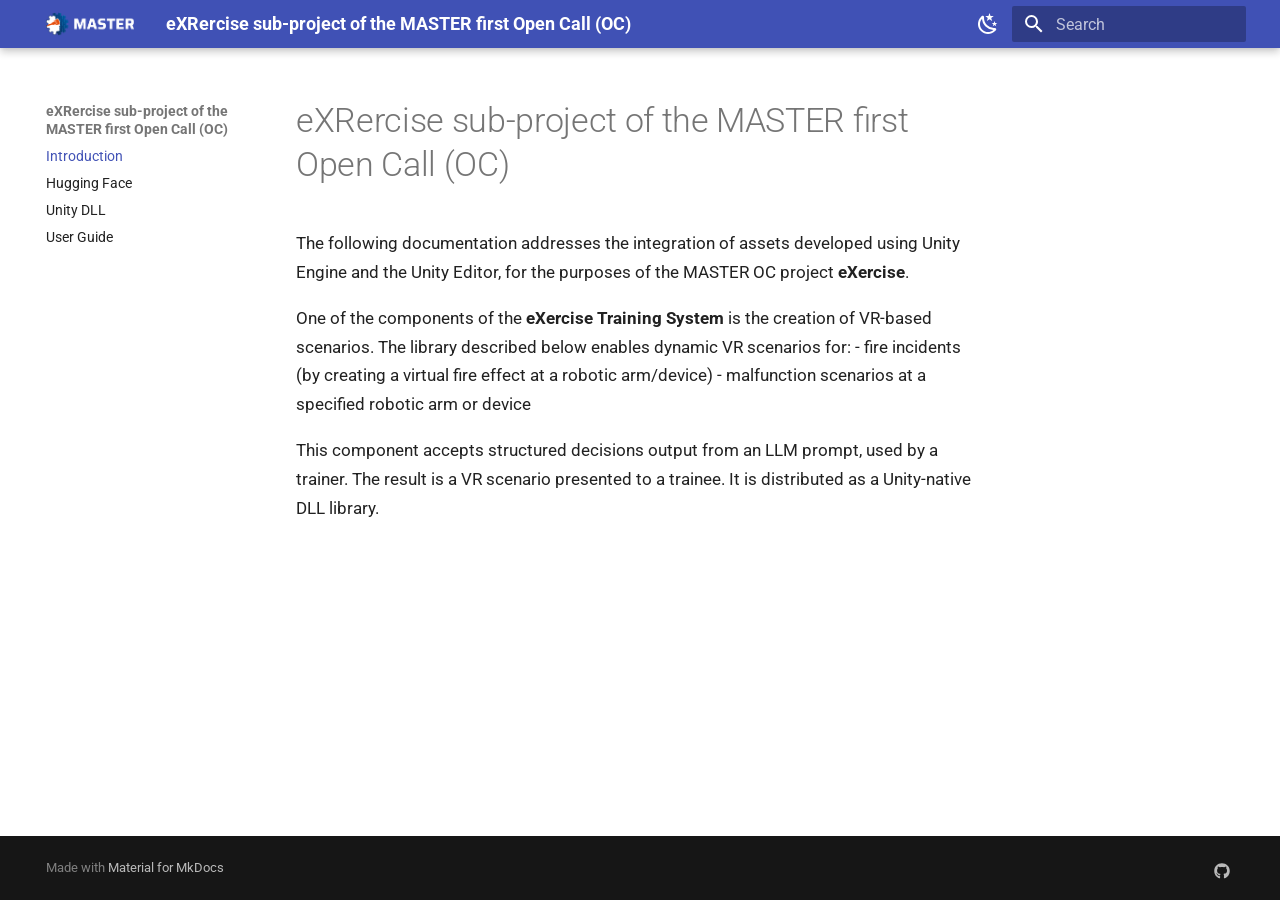
<file: index.html>
<!doctype html>
<html lang="en" class="no-js">
  <head>
    
      <meta charset="utf-8">
      <meta name="viewport" content="width=device-width,initial-scale=1">
      
      
      
      
      
        <link rel="next" href="huggingface/">
      
      
      <link rel="icon" href="assets/images/favicon.png">
      <meta name="generator" content="mkdocs-1.6.1, mkdocs-material-9.6.16">
    
    
      
        <title>eXRercise sub-project of the MASTER first Open Call (OC)</title>
      
    
    
      <link rel="stylesheet" href="assets/stylesheets/main.7e37652d.min.css">
      
        
        <link rel="stylesheet" href="assets/stylesheets/palette.06af60db.min.css">
      
      


    
    
      
    
    
      
        
        
        <link rel="preconnect" href="https://fonts.gstatic.com" crossorigin>
        <link rel="stylesheet" href="https://fonts.googleapis.com/css?family=Roboto:300,300i,400,400i,700,700i%7CRoboto+Mono:400,400i,700,700i&display=fallback">
        <style>:root{--md-text-font:"Roboto";--md-code-font:"Roboto Mono"}</style>
      
    
    
      <link rel="stylesheet" href="stylesheets/extra.css">
    
    <script>__md_scope=new URL(".",location),__md_hash=e=>[...e].reduce(((e,_)=>(e<<5)-e+_.charCodeAt(0)),0),__md_get=(e,_=localStorage,t=__md_scope)=>JSON.parse(_.getItem(t.pathname+"."+e)),__md_set=(e,_,t=localStorage,a=__md_scope)=>{try{t.setItem(a.pathname+"."+e,JSON.stringify(_))}catch(e){}}</script>
    
      

    
    
    
  </head>
  
  
    
    
      
    
    
    
    
    <body dir="ltr" data-md-color-scheme="default" data-md-color-primary="indigo" data-md-color-accent="indigo">
  
    
    <input class="md-toggle" data-md-toggle="drawer" type="checkbox" id="__drawer" autocomplete="off">
    <input class="md-toggle" data-md-toggle="search" type="checkbox" id="__search" autocomplete="off">
    <label class="md-overlay" for="__drawer"></label>
    <div data-md-component="skip">
      
        
        <a href="#exrercise-sub-project-of-the-master-first-open-call-oc" class="md-skip">
          Skip to content
        </a>
      
    </div>
    <div data-md-component="announce">
      
    </div>
    
    
      

  

<header class="md-header md-header--shadow" data-md-component="header">
  <nav class="md-header__inner md-grid" aria-label="Header">
    <a href="." title="eXRercise sub-project of the MASTER first Open Call (OC)" class="md-header__button md-logo" aria-label="eXRercise sub-project of the MASTER first Open Call (OC)" data-md-component="logo">
      
  <img src="assets/images/logo.png" alt="logo">

    </a>
    <label class="md-header__button md-icon" for="__drawer">
      
      <svg xmlns="http://www.w3.org/2000/svg" viewBox="0 0 24 24"><path d="M3 6h18v2H3zm0 5h18v2H3zm0 5h18v2H3z"/></svg>
    </label>
    <div class="md-header__title" data-md-component="header-title">
      <div class="md-header__ellipsis">
        <div class="md-header__topic">
          <span class="md-ellipsis">
            eXRercise sub-project of the MASTER first Open Call (OC)
          </span>
        </div>
        <div class="md-header__topic" data-md-component="header-topic">
          <span class="md-ellipsis">
            
              Introduction
            
          </span>
        </div>
      </div>
    </div>
    
      
        <form class="md-header__option" data-md-component="palette">
  
    
    
    
    <input class="md-option" data-md-color-media="" data-md-color-scheme="default" data-md-color-primary="indigo" data-md-color-accent="indigo"  aria-label="Switch to dark mode"  type="radio" name="__palette" id="__palette_0">
    
      <label class="md-header__button md-icon" title="Switch to dark mode" for="__palette_1" hidden>
        <svg xmlns="http://www.w3.org/2000/svg" viewBox="0 0 24 24"><path d="m17.75 4.09-2.53 1.94.91 3.06-2.63-1.81-2.63 1.81.91-3.06-2.53-1.94L12.44 4l1.06-3 1.06 3zm3.5 6.91-1.64 1.25.59 1.98-1.7-1.17-1.7 1.17.59-1.98L15.75 11l2.06-.05L18.5 9l.69 1.95zm-2.28 4.95c.83-.08 1.72 1.1 1.19 1.85-.32.45-.66.87-1.08 1.27C15.17 23 8.84 23 4.94 19.07c-3.91-3.9-3.91-10.24 0-14.14.4-.4.82-.76 1.27-1.08.75-.53 1.93.36 1.85 1.19-.27 2.86.69 5.83 2.89 8.02a9.96 9.96 0 0 0 8.02 2.89m-1.64 2.02a12.08 12.08 0 0 1-7.8-3.47c-2.17-2.19-3.33-5-3.49-7.82-2.81 3.14-2.7 7.96.31 10.98 3.02 3.01 7.84 3.12 10.98.31"/></svg>
      </label>
    
  
    
    
    
    <input class="md-option" data-md-color-media="" data-md-color-scheme="slate" data-md-color-primary="indigo" data-md-color-accent="indigo"  aria-label="Switch to light mode"  type="radio" name="__palette" id="__palette_1">
    
      <label class="md-header__button md-icon" title="Switch to light mode" for="__palette_0" hidden>
        <svg xmlns="http://www.w3.org/2000/svg" viewBox="0 0 24 24"><path d="M12 7a5 5 0 0 1 5 5 5 5 0 0 1-5 5 5 5 0 0 1-5-5 5 5 0 0 1 5-5m0 2a3 3 0 0 0-3 3 3 3 0 0 0 3 3 3 3 0 0 0 3-3 3 3 0 0 0-3-3m0-7 2.39 3.42C13.65 5.15 12.84 5 12 5s-1.65.15-2.39.42zM3.34 7l4.16-.35A7.2 7.2 0 0 0 5.94 8.5c-.44.74-.69 1.5-.83 2.29zm.02 10 1.76-3.77a7.131 7.131 0 0 0 2.38 4.14zM20.65 7l-1.77 3.79a7.02 7.02 0 0 0-2.38-4.15zm-.01 10-4.14.36c.59-.51 1.12-1.14 1.54-1.86.42-.73.69-1.5.83-2.29zM12 22l-2.41-3.44c.74.27 1.55.44 2.41.44.82 0 1.63-.17 2.37-.44z"/></svg>
      </label>
    
  
</form>
      
    
    
      <script>var palette=__md_get("__palette");if(palette&&palette.color){if("(prefers-color-scheme)"===palette.color.media){var media=matchMedia("(prefers-color-scheme: light)"),input=document.querySelector(media.matches?"[data-md-color-media='(prefers-color-scheme: light)']":"[data-md-color-media='(prefers-color-scheme: dark)']");palette.color.media=input.getAttribute("data-md-color-media"),palette.color.scheme=input.getAttribute("data-md-color-scheme"),palette.color.primary=input.getAttribute("data-md-color-primary"),palette.color.accent=input.getAttribute("data-md-color-accent")}for(var[key,value]of Object.entries(palette.color))document.body.setAttribute("data-md-color-"+key,value)}</script>
    
    
    
      
      
        <label class="md-header__button md-icon" for="__search">
          
          <svg xmlns="http://www.w3.org/2000/svg" viewBox="0 0 24 24"><path d="M9.5 3A6.5 6.5 0 0 1 16 9.5c0 1.61-.59 3.09-1.56 4.23l.27.27h.79l5 5-1.5 1.5-5-5v-.79l-.27-.27A6.52 6.52 0 0 1 9.5 16 6.5 6.5 0 0 1 3 9.5 6.5 6.5 0 0 1 9.5 3m0 2C7 5 5 7 5 9.5S7 14 9.5 14 14 12 14 9.5 12 5 9.5 5"/></svg>
        </label>
        <div class="md-search" data-md-component="search" role="dialog">
  <label class="md-search__overlay" for="__search"></label>
  <div class="md-search__inner" role="search">
    <form class="md-search__form" name="search">
      <input type="text" class="md-search__input" name="query" aria-label="Search" placeholder="Search" autocapitalize="off" autocorrect="off" autocomplete="off" spellcheck="false" data-md-component="search-query" required>
      <label class="md-search__icon md-icon" for="__search">
        
        <svg xmlns="http://www.w3.org/2000/svg" viewBox="0 0 24 24"><path d="M9.5 3A6.5 6.5 0 0 1 16 9.5c0 1.61-.59 3.09-1.56 4.23l.27.27h.79l5 5-1.5 1.5-5-5v-.79l-.27-.27A6.52 6.52 0 0 1 9.5 16 6.5 6.5 0 0 1 3 9.5 6.5 6.5 0 0 1 9.5 3m0 2C7 5 5 7 5 9.5S7 14 9.5 14 14 12 14 9.5 12 5 9.5 5"/></svg>
        
        <svg xmlns="http://www.w3.org/2000/svg" viewBox="0 0 24 24"><path d="M20 11v2H8l5.5 5.5-1.42 1.42L4.16 12l7.92-7.92L13.5 5.5 8 11z"/></svg>
      </label>
      <nav class="md-search__options" aria-label="Search">
        
        <button type="reset" class="md-search__icon md-icon" title="Clear" aria-label="Clear" tabindex="-1">
          
          <svg xmlns="http://www.w3.org/2000/svg" viewBox="0 0 24 24"><path d="M19 6.41 17.59 5 12 10.59 6.41 5 5 6.41 10.59 12 5 17.59 6.41 19 12 13.41 17.59 19 19 17.59 13.41 12z"/></svg>
        </button>
      </nav>
      
    </form>
    <div class="md-search__output">
      <div class="md-search__scrollwrap" tabindex="0" data-md-scrollfix>
        <div class="md-search-result" data-md-component="search-result">
          <div class="md-search-result__meta">
            Initializing search
          </div>
          <ol class="md-search-result__list" role="presentation"></ol>
        </div>
      </div>
    </div>
  </div>
</div>
      
    
    
  </nav>
  
</header>
    
    <div class="md-container" data-md-component="container">
      
      
        
          
        
      
      <main class="md-main" data-md-component="main">
        <div class="md-main__inner md-grid">
          
            
              
              <div class="md-sidebar md-sidebar--primary" data-md-component="sidebar" data-md-type="navigation" >
                <div class="md-sidebar__scrollwrap">
                  <div class="md-sidebar__inner">
                    



<nav class="md-nav md-nav--primary" aria-label="Navigation" data-md-level="0">
  <label class="md-nav__title" for="__drawer">
    <a href="." title="eXRercise sub-project of the MASTER first Open Call (OC)" class="md-nav__button md-logo" aria-label="eXRercise sub-project of the MASTER first Open Call (OC)" data-md-component="logo">
      
  <img src="assets/images/logo.png" alt="logo">

    </a>
    eXRercise sub-project of the MASTER first Open Call (OC)
  </label>
  
  <ul class="md-nav__list" data-md-scrollfix>
    
      
      
  
  
    
  
  
  
    <li class="md-nav__item md-nav__item--active">
      
      <input class="md-nav__toggle md-toggle" type="checkbox" id="__toc">
      
      
        
      
      
      <a href="." class="md-nav__link md-nav__link--active">
        
  
  
  <span class="md-ellipsis">
    Introduction
    
  </span>
  

      </a>
      
    </li>
  

    
      
      
  
  
  
  
    <li class="md-nav__item">
      <a href="huggingface/" class="md-nav__link">
        
  
  
  <span class="md-ellipsis">
    Hugging Face
    
  </span>
  

      </a>
    </li>
  

    
      
      
  
  
  
  
    <li class="md-nav__item">
      <a href="unity/" class="md-nav__link">
        
  
  
  <span class="md-ellipsis">
    Unity DLL
    
  </span>
  

      </a>
    </li>
  

    
      
      
  
  
  
  
    <li class="md-nav__item">
      <a href="guide/" class="md-nav__link">
        
  
  
  <span class="md-ellipsis">
    User Guide
    
  </span>
  

      </a>
    </li>
  

    
  </ul>
</nav>
                  </div>
                </div>
              </div>
            
            
              
              <div class="md-sidebar md-sidebar--secondary" data-md-component="sidebar" data-md-type="toc" >
                <div class="md-sidebar__scrollwrap">
                  <div class="md-sidebar__inner">
                    

<nav class="md-nav md-nav--secondary" aria-label="Table of contents">
  
  
  
    
  
  
</nav>
                  </div>
                </div>
              </div>
            
          
          
            <div class="md-content" data-md-component="content">
              <article class="md-content__inner md-typeset">
                
                  



<h1 id="exrercise-sub-project-of-the-master-first-open-call-oc">eXRercise sub-project of the MASTER first Open Call (OC)<a class="headerlink" href="#exrercise-sub-project-of-the-master-first-open-call-oc" title="Permanent link">&para;</a></h1>
<p>The following documentation addresses the integration of assets developed using Unity Engine and the Unity Editor, for the purposes of the MASTER OC project <strong>eXercise</strong>.</p>
<p>One of the components of the <strong>eXercise Training System</strong> is the creation of VR-based scenarios. The library described below enables dynamic VR scenarios for:
- fire incidents (by creating a virtual fire effect at a robotic arm/device)
- malfunction scenarios at a specified robotic arm or device</p>
<p>This component accepts structured decisions output from an LLM prompt, used by a trainer. The result is a VR scenario presented to a trainee. It is distributed as a Unity-native DLL library.</p>












                
              </article>
            </div>
          
          
<script>var target=document.getElementById(location.hash.slice(1));target&&target.name&&(target.checked=target.name.startsWith("__tabbed_"))</script>
        </div>
        
          <button type="button" class="md-top md-icon" data-md-component="top" hidden>
  
  <svg xmlns="http://www.w3.org/2000/svg" viewBox="0 0 24 24"><path d="M13 20h-2V8l-5.5 5.5-1.42-1.42L12 4.16l7.92 7.92-1.42 1.42L13 8z"/></svg>
  Back to top
</button>
        
      </main>
      
        <footer class="md-footer">
  
  <div class="md-footer-meta md-typeset">
    <div class="md-footer-meta__inner md-grid">
      <div class="md-copyright">
  
  
    Made with
    <a href="https://squidfunk.github.io/mkdocs-material/" target="_blank" rel="noopener">
      Material for MkDocs
    </a>
  
</div>
      
        <div class="md-social">
  
    
    
    
    
      
      
    
    <a href="https://github.com/noesishub-private-company/master-eXercise" target="_blank" rel="noopener" title="github.com" class="md-social__link">
      <svg xmlns="http://www.w3.org/2000/svg" viewBox="0 0 512 512"><!--! Font Awesome Free 7.0.0 by @fontawesome - https://fontawesome.com License - https://fontawesome.com/license/free (Icons: CC BY 4.0, Fonts: SIL OFL 1.1, Code: MIT License) Copyright 2025 Fonticons, Inc.--><path fill="currentColor" d="M173.9 397.4c0 2-2.3 3.6-5.2 3.6-3.3.3-5.6-1.3-5.6-3.6 0-2 2.3-3.6 5.2-3.6 3-.3 5.6 1.3 5.6 3.6m-31.1-4.5c-.7 2 1.3 4.3 4.3 4.9 2.6 1 5.6 0 6.2-2s-1.3-4.3-4.3-5.2c-2.6-.7-5.5.3-6.2 2.3m44.2-1.7c-2.9.7-4.9 2.6-4.6 4.9.3 2 2.9 3.3 5.9 2.6 2.9-.7 4.9-2.6 4.6-4.6-.3-1.9-3-3.2-5.9-2.9M252.8 8C114.1 8 8 113.3 8 252c0 110.9 69.8 205.8 169.5 239.2 12.8 2.3 17.3-5.6 17.3-12.1 0-6.2-.3-40.4-.3-61.4 0 0-70 15-84.7-29.8 0 0-11.4-29.1-27.8-36.6 0 0-22.9-15.7 1.6-15.4 0 0 24.9 2 38.6 25.8 21.9 38.6 58.6 27.5 72.9 20.9 2.3-16 8.8-27.1 16-33.7-55.9-6.2-112.3-14.3-112.3-110.5 0-27.5 7.6-41.3 23.6-58.9-2.6-6.5-11.1-33.3 2.6-67.9 20.9-6.5 69 27 69 27 20-5.6 41.5-8.5 62.8-8.5s42.8 2.9 62.8 8.5c0 0 48.1-33.6 69-27 13.7 34.7 5.2 61.4 2.6 67.9 16 17.7 25.8 31.5 25.8 58.9 0 96.5-58.9 104.2-114.8 110.5 9.2 7.9 17 22.9 17 46.4 0 33.7-.3 75.4-.3 83.6 0 6.5 4.6 14.4 17.3 12.1C436.2 457.8 504 362.9 504 252 504 113.3 391.5 8 252.8 8M105.2 352.9c-1.3 1-1 3.3.7 5.2 1.6 1.6 3.9 2.3 5.2 1 1.3-1 1-3.3-.7-5.2-1.6-1.6-3.9-2.3-5.2-1m-10.8-8.1c-.7 1.3.3 2.9 2.3 3.9 1.6 1 3.6.7 4.3-.7.7-1.3-.3-2.9-2.3-3.9-2-.6-3.6-.3-4.3.7m32.4 35.6c-1.6 1.3-1 4.3 1.3 6.2 2.3 2.3 5.2 2.6 6.5 1 1.3-1.3.7-4.3-1.3-6.2-2.2-2.3-5.2-2.6-6.5-1m-11.4-14.7c-1.6 1-1.6 3.6 0 5.9s4.3 3.3 5.6 2.3c1.6-1.3 1.6-3.9 0-6.2-1.4-2.3-4-3.3-5.6-2"/></svg>
    </a>
  
</div>
      
    </div>
  </div>
</footer>
      
    </div>
    <div class="md-dialog" data-md-component="dialog">
      <div class="md-dialog__inner md-typeset"></div>
    </div>
    
    
    
      
      <script id="__config" type="application/json">{"base": ".", "features": ["navigation.top", "navigation.instant", "header.autohide", "toc.follow"], "search": "assets/javascripts/workers/search.d50fe291.min.js", "tags": null, "translations": {"clipboard.copied": "Copied to clipboard", "clipboard.copy": "Copy to clipboard", "search.result.more.one": "1 more on this page", "search.result.more.other": "# more on this page", "search.result.none": "No matching documents", "search.result.one": "1 matching document", "search.result.other": "# matching documents", "search.result.placeholder": "Type to start searching", "search.result.term.missing": "Missing", "select.version": "Select version"}, "version": null}</script>
    
    
      <script src="assets/javascripts/bundle.50899def.min.js"></script>
      
    
  </body>
</html>
</file>
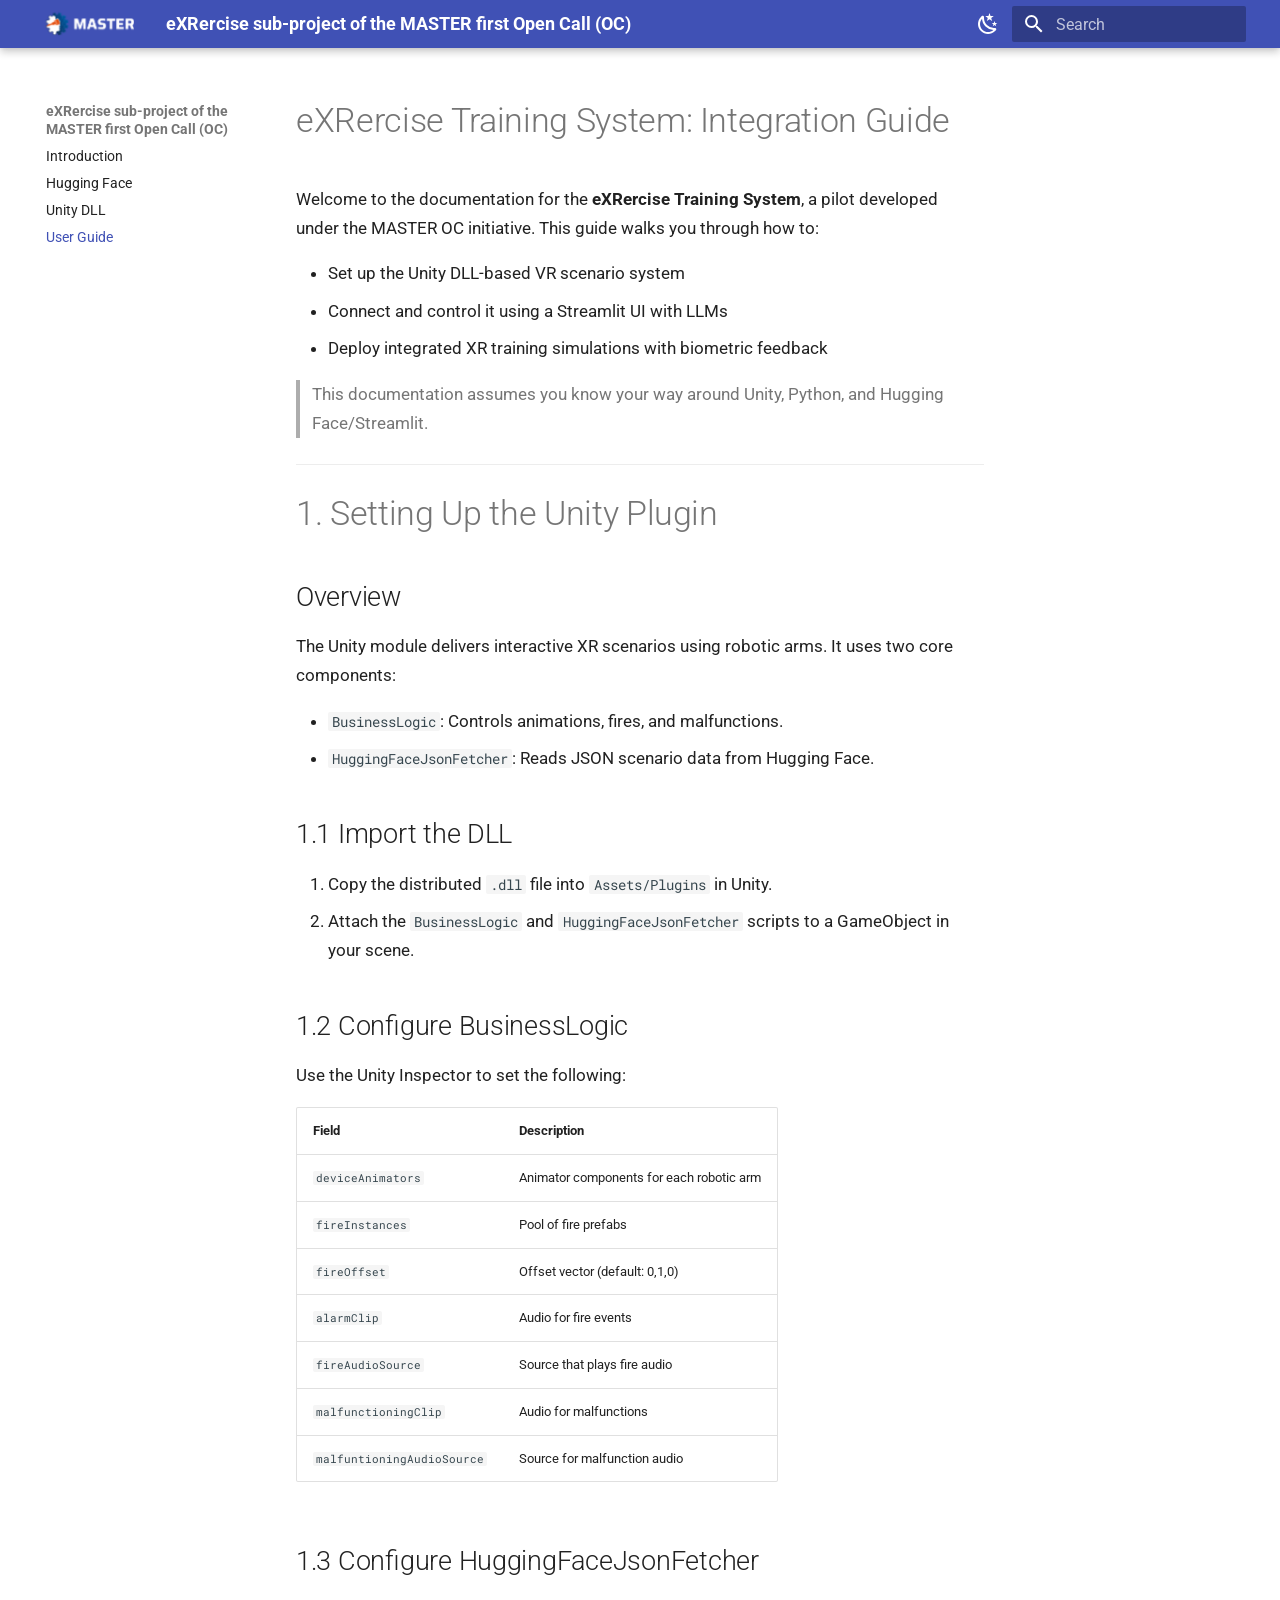
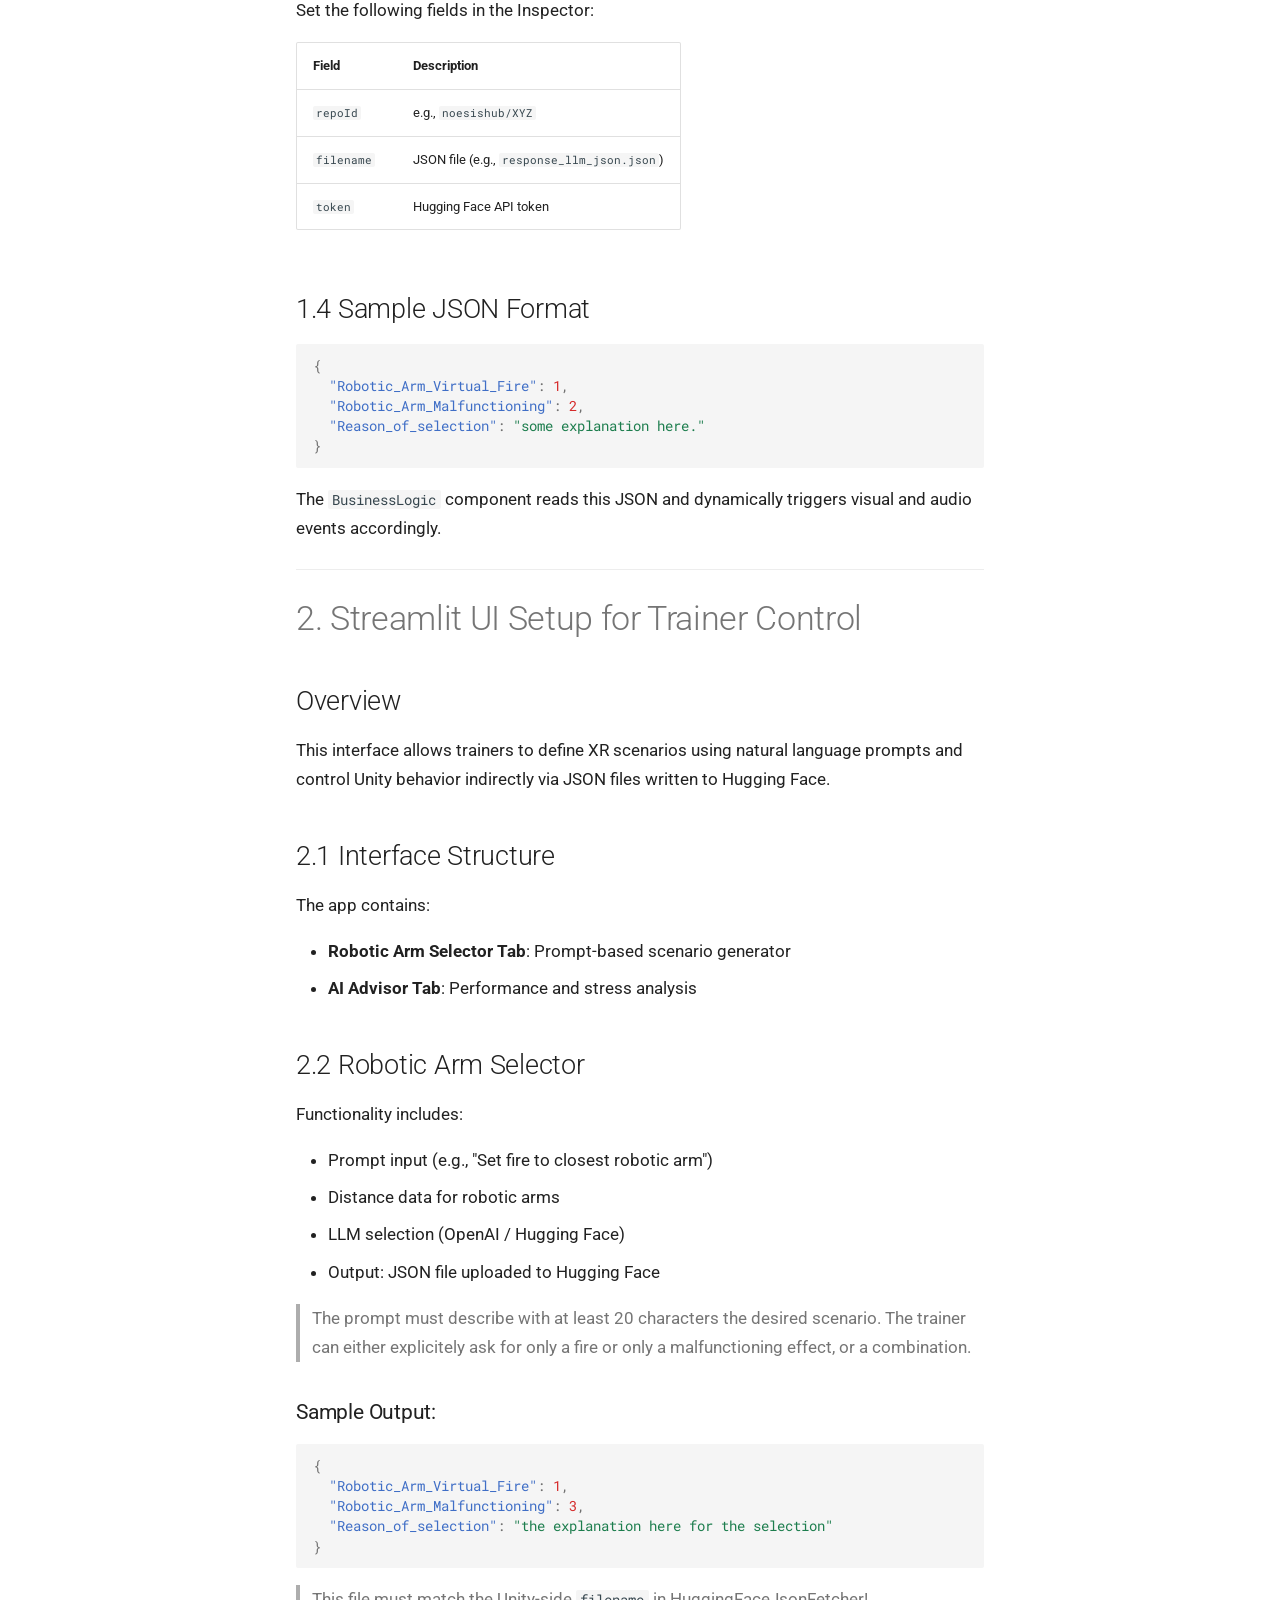
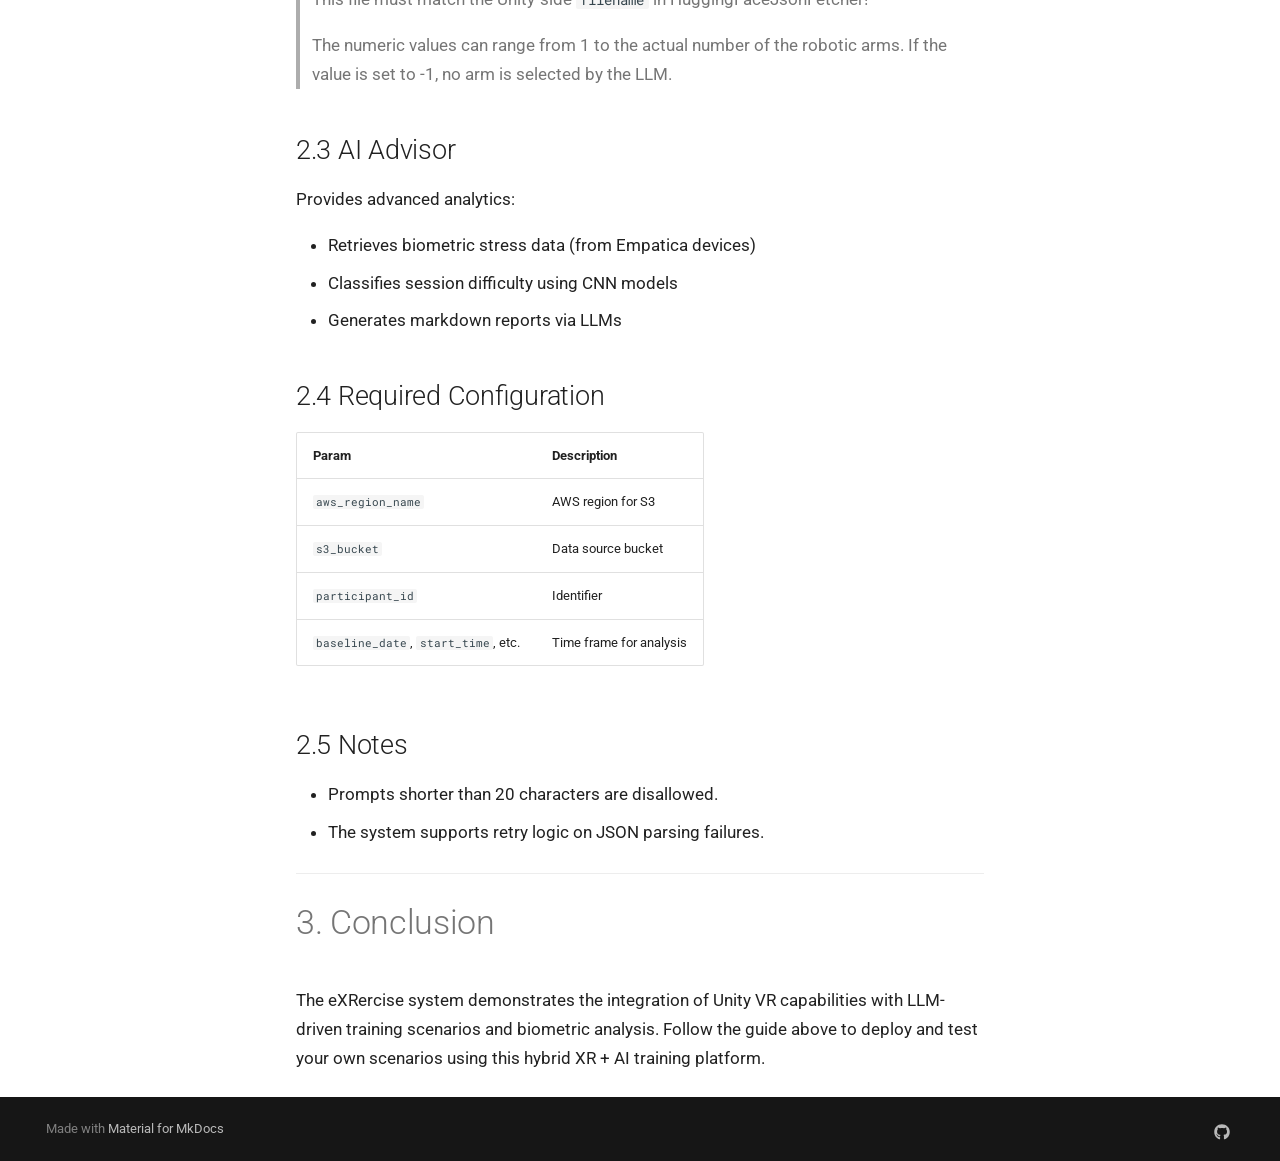
<file: guide/index.html>
<!doctype html>
<html lang="en" class="no-js">
  <head>
    
      <meta charset="utf-8">
      <meta name="viewport" content="width=device-width,initial-scale=1">
      
      
      
      
        <link rel="prev" href="../unity/">
      
      
      
      <link rel="icon" href="../assets/images/favicon.png">
      <meta name="generator" content="mkdocs-1.6.1, mkdocs-material-9.6.16">
    
    
      
        <title>User Guide - eXRercise sub-project of the MASTER first Open Call (OC)</title>
      
    
    
      <link rel="stylesheet" href="../assets/stylesheets/main.7e37652d.min.css">
      
        
        <link rel="stylesheet" href="../assets/stylesheets/palette.06af60db.min.css">
      
      


    
    
      
    
    
      
        
        
        <link rel="preconnect" href="https://fonts.gstatic.com" crossorigin>
        <link rel="stylesheet" href="https://fonts.googleapis.com/css?family=Roboto:300,300i,400,400i,700,700i%7CRoboto+Mono:400,400i,700,700i&display=fallback">
        <style>:root{--md-text-font:"Roboto";--md-code-font:"Roboto Mono"}</style>
      
    
    
      <link rel="stylesheet" href="../stylesheets/extra.css">
    
    <script>__md_scope=new URL("..",location),__md_hash=e=>[...e].reduce(((e,_)=>(e<<5)-e+_.charCodeAt(0)),0),__md_get=(e,_=localStorage,t=__md_scope)=>JSON.parse(_.getItem(t.pathname+"."+e)),__md_set=(e,_,t=localStorage,a=__md_scope)=>{try{t.setItem(a.pathname+"."+e,JSON.stringify(_))}catch(e){}}</script>
    
      

    
    
    
  </head>
  
  
    
    
      
    
    
    
    
    <body dir="ltr" data-md-color-scheme="default" data-md-color-primary="indigo" data-md-color-accent="indigo">
  
    
    <input class="md-toggle" data-md-toggle="drawer" type="checkbox" id="__drawer" autocomplete="off">
    <input class="md-toggle" data-md-toggle="search" type="checkbox" id="__search" autocomplete="off">
    <label class="md-overlay" for="__drawer"></label>
    <div data-md-component="skip">
      
        
        <a href="#exrercise-training-system-integration-guide" class="md-skip">
          Skip to content
        </a>
      
    </div>
    <div data-md-component="announce">
      
    </div>
    
    
      

  

<header class="md-header md-header--shadow" data-md-component="header">
  <nav class="md-header__inner md-grid" aria-label="Header">
    <a href=".." title="eXRercise sub-project of the MASTER first Open Call (OC)" class="md-header__button md-logo" aria-label="eXRercise sub-project of the MASTER first Open Call (OC)" data-md-component="logo">
      
  <img src="../assets/images/logo.png" alt="logo">

    </a>
    <label class="md-header__button md-icon" for="__drawer">
      
      <svg xmlns="http://www.w3.org/2000/svg" viewBox="0 0 24 24"><path d="M3 6h18v2H3zm0 5h18v2H3zm0 5h18v2H3z"/></svg>
    </label>
    <div class="md-header__title" data-md-component="header-title">
      <div class="md-header__ellipsis">
        <div class="md-header__topic">
          <span class="md-ellipsis">
            eXRercise sub-project of the MASTER first Open Call (OC)
          </span>
        </div>
        <div class="md-header__topic" data-md-component="header-topic">
          <span class="md-ellipsis">
            
              User Guide
            
          </span>
        </div>
      </div>
    </div>
    
      
        <form class="md-header__option" data-md-component="palette">
  
    
    
    
    <input class="md-option" data-md-color-media="" data-md-color-scheme="default" data-md-color-primary="indigo" data-md-color-accent="indigo"  aria-label="Switch to dark mode"  type="radio" name="__palette" id="__palette_0">
    
      <label class="md-header__button md-icon" title="Switch to dark mode" for="__palette_1" hidden>
        <svg xmlns="http://www.w3.org/2000/svg" viewBox="0 0 24 24"><path d="m17.75 4.09-2.53 1.94.91 3.06-2.63-1.81-2.63 1.81.91-3.06-2.53-1.94L12.44 4l1.06-3 1.06 3zm3.5 6.91-1.64 1.25.59 1.98-1.7-1.17-1.7 1.17.59-1.98L15.75 11l2.06-.05L18.5 9l.69 1.95zm-2.28 4.95c.83-.08 1.72 1.1 1.19 1.85-.32.45-.66.87-1.08 1.27C15.17 23 8.84 23 4.94 19.07c-3.91-3.9-3.91-10.24 0-14.14.4-.4.82-.76 1.27-1.08.75-.53 1.93.36 1.85 1.19-.27 2.86.69 5.83 2.89 8.02a9.96 9.96 0 0 0 8.02 2.89m-1.64 2.02a12.08 12.08 0 0 1-7.8-3.47c-2.17-2.19-3.33-5-3.49-7.82-2.81 3.14-2.7 7.96.31 10.98 3.02 3.01 7.84 3.12 10.98.31"/></svg>
      </label>
    
  
    
    
    
    <input class="md-option" data-md-color-media="" data-md-color-scheme="slate" data-md-color-primary="indigo" data-md-color-accent="indigo"  aria-label="Switch to light mode"  type="radio" name="__palette" id="__palette_1">
    
      <label class="md-header__button md-icon" title="Switch to light mode" for="__palette_0" hidden>
        <svg xmlns="http://www.w3.org/2000/svg" viewBox="0 0 24 24"><path d="M12 7a5 5 0 0 1 5 5 5 5 0 0 1-5 5 5 5 0 0 1-5-5 5 5 0 0 1 5-5m0 2a3 3 0 0 0-3 3 3 3 0 0 0 3 3 3 3 0 0 0 3-3 3 3 0 0 0-3-3m0-7 2.39 3.42C13.65 5.15 12.84 5 12 5s-1.65.15-2.39.42zM3.34 7l4.16-.35A7.2 7.2 0 0 0 5.94 8.5c-.44.74-.69 1.5-.83 2.29zm.02 10 1.76-3.77a7.131 7.131 0 0 0 2.38 4.14zM20.65 7l-1.77 3.79a7.02 7.02 0 0 0-2.38-4.15zm-.01 10-4.14.36c.59-.51 1.12-1.14 1.54-1.86.42-.73.69-1.5.83-2.29zM12 22l-2.41-3.44c.74.27 1.55.44 2.41.44.82 0 1.63-.17 2.37-.44z"/></svg>
      </label>
    
  
</form>
      
    
    
      <script>var palette=__md_get("__palette");if(palette&&palette.color){if("(prefers-color-scheme)"===palette.color.media){var media=matchMedia("(prefers-color-scheme: light)"),input=document.querySelector(media.matches?"[data-md-color-media='(prefers-color-scheme: light)']":"[data-md-color-media='(prefers-color-scheme: dark)']");palette.color.media=input.getAttribute("data-md-color-media"),palette.color.scheme=input.getAttribute("data-md-color-scheme"),palette.color.primary=input.getAttribute("data-md-color-primary"),palette.color.accent=input.getAttribute("data-md-color-accent")}for(var[key,value]of Object.entries(palette.color))document.body.setAttribute("data-md-color-"+key,value)}</script>
    
    
    
      
      
        <label class="md-header__button md-icon" for="__search">
          
          <svg xmlns="http://www.w3.org/2000/svg" viewBox="0 0 24 24"><path d="M9.5 3A6.5 6.5 0 0 1 16 9.5c0 1.61-.59 3.09-1.56 4.23l.27.27h.79l5 5-1.5 1.5-5-5v-.79l-.27-.27A6.52 6.52 0 0 1 9.5 16 6.5 6.5 0 0 1 3 9.5 6.5 6.5 0 0 1 9.5 3m0 2C7 5 5 7 5 9.5S7 14 9.5 14 14 12 14 9.5 12 5 9.5 5"/></svg>
        </label>
        <div class="md-search" data-md-component="search" role="dialog">
  <label class="md-search__overlay" for="__search"></label>
  <div class="md-search__inner" role="search">
    <form class="md-search__form" name="search">
      <input type="text" class="md-search__input" name="query" aria-label="Search" placeholder="Search" autocapitalize="off" autocorrect="off" autocomplete="off" spellcheck="false" data-md-component="search-query" required>
      <label class="md-search__icon md-icon" for="__search">
        
        <svg xmlns="http://www.w3.org/2000/svg" viewBox="0 0 24 24"><path d="M9.5 3A6.5 6.5 0 0 1 16 9.5c0 1.61-.59 3.09-1.56 4.23l.27.27h.79l5 5-1.5 1.5-5-5v-.79l-.27-.27A6.52 6.52 0 0 1 9.5 16 6.5 6.5 0 0 1 3 9.5 6.5 6.5 0 0 1 9.5 3m0 2C7 5 5 7 5 9.5S7 14 9.5 14 14 12 14 9.5 12 5 9.5 5"/></svg>
        
        <svg xmlns="http://www.w3.org/2000/svg" viewBox="0 0 24 24"><path d="M20 11v2H8l5.5 5.5-1.42 1.42L4.16 12l7.92-7.92L13.5 5.5 8 11z"/></svg>
      </label>
      <nav class="md-search__options" aria-label="Search">
        
        <button type="reset" class="md-search__icon md-icon" title="Clear" aria-label="Clear" tabindex="-1">
          
          <svg xmlns="http://www.w3.org/2000/svg" viewBox="0 0 24 24"><path d="M19 6.41 17.59 5 12 10.59 6.41 5 5 6.41 10.59 12 5 17.59 6.41 19 12 13.41 17.59 19 19 17.59 13.41 12z"/></svg>
        </button>
      </nav>
      
    </form>
    <div class="md-search__output">
      <div class="md-search__scrollwrap" tabindex="0" data-md-scrollfix>
        <div class="md-search-result" data-md-component="search-result">
          <div class="md-search-result__meta">
            Initializing search
          </div>
          <ol class="md-search-result__list" role="presentation"></ol>
        </div>
      </div>
    </div>
  </div>
</div>
      
    
    
  </nav>
  
</header>
    
    <div class="md-container" data-md-component="container">
      
      
        
          
        
      
      <main class="md-main" data-md-component="main">
        <div class="md-main__inner md-grid">
          
            
              
              <div class="md-sidebar md-sidebar--primary" data-md-component="sidebar" data-md-type="navigation" >
                <div class="md-sidebar__scrollwrap">
                  <div class="md-sidebar__inner">
                    



<nav class="md-nav md-nav--primary" aria-label="Navigation" data-md-level="0">
  <label class="md-nav__title" for="__drawer">
    <a href=".." title="eXRercise sub-project of the MASTER first Open Call (OC)" class="md-nav__button md-logo" aria-label="eXRercise sub-project of the MASTER first Open Call (OC)" data-md-component="logo">
      
  <img src="../assets/images/logo.png" alt="logo">

    </a>
    eXRercise sub-project of the MASTER first Open Call (OC)
  </label>
  
  <ul class="md-nav__list" data-md-scrollfix>
    
      
      
  
  
  
  
    <li class="md-nav__item">
      <a href=".." class="md-nav__link">
        
  
  
  <span class="md-ellipsis">
    Introduction
    
  </span>
  

      </a>
    </li>
  

    
      
      
  
  
  
  
    <li class="md-nav__item">
      <a href="../huggingface/" class="md-nav__link">
        
  
  
  <span class="md-ellipsis">
    Hugging Face
    
  </span>
  

      </a>
    </li>
  

    
      
      
  
  
  
  
    <li class="md-nav__item">
      <a href="../unity/" class="md-nav__link">
        
  
  
  <span class="md-ellipsis">
    Unity DLL
    
  </span>
  

      </a>
    </li>
  

    
      
      
  
  
    
  
  
  
    <li class="md-nav__item md-nav__item--active">
      
      <input class="md-nav__toggle md-toggle" type="checkbox" id="__toc">
      
      
        
      
      
      <a href="./" class="md-nav__link md-nav__link--active">
        
  
  
  <span class="md-ellipsis">
    User Guide
    
  </span>
  

      </a>
      
    </li>
  

    
  </ul>
</nav>
                  </div>
                </div>
              </div>
            
            
              
              <div class="md-sidebar md-sidebar--secondary" data-md-component="sidebar" data-md-type="toc" >
                <div class="md-sidebar__scrollwrap">
                  <div class="md-sidebar__inner">
                    

<nav class="md-nav md-nav--secondary" aria-label="Table of contents">
  
  
  
    
  
  
</nav>
                  </div>
                </div>
              </div>
            
          
          
            <div class="md-content" data-md-component="content">
              <article class="md-content__inner md-typeset">
                
                  



<h1 id="exrercise-training-system-integration-guide">eXRercise Training System: Integration Guide<a class="headerlink" href="#exrercise-training-system-integration-guide" title="Permanent link">&para;</a></h1>
<p>Welcome to the documentation for the <strong>eXRercise Training System</strong>, a pilot developed under the MASTER OC initiative. This guide walks you through how to:</p>
<ul>
<li>Set up the Unity DLL-based VR scenario system</li>
<li>Connect and control it using a Streamlit UI with LLMs</li>
<li>Deploy integrated XR training simulations with biometric feedback</li>
</ul>
<blockquote>
<p>This documentation assumes you know your way around Unity, Python, and Hugging Face/Streamlit.</p>
</blockquote>
<hr />
<h1 id="1-setting-up-the-unity-plugin">1. Setting Up the Unity Plugin<a class="headerlink" href="#1-setting-up-the-unity-plugin" title="Permanent link">&para;</a></h1>
<h2 id="overview">Overview<a class="headerlink" href="#overview" title="Permanent link">&para;</a></h2>
<p>The Unity module delivers interactive XR scenarios using robotic arms. It uses two core components:</p>
<ul>
<li><code>BusinessLogic</code>: Controls animations, fires, and malfunctions.</li>
<li><code>HuggingFaceJsonFetcher</code>: Reads JSON scenario data from Hugging Face.</li>
</ul>
<h2 id="11-import-the-dll">1.1 Import the DLL<a class="headerlink" href="#11-import-the-dll" title="Permanent link">&para;</a></h2>
<ol>
<li>Copy the distributed <code>.dll</code> file into <code>Assets/Plugins</code> in Unity.</li>
<li>Attach the <code>BusinessLogic</code> and <code>HuggingFaceJsonFetcher</code> scripts to a GameObject in your scene.</li>
</ol>
<h2 id="12-configure-businesslogic">1.2 Configure BusinessLogic<a class="headerlink" href="#12-configure-businesslogic" title="Permanent link">&para;</a></h2>
<p>Use the Unity Inspector to set the following:</p>
<table>
<thead>
<tr>
<th>Field</th>
<th>Description</th>
</tr>
</thead>
<tbody>
<tr>
<td><code>deviceAnimators</code></td>
<td>Animator components for each robotic arm</td>
</tr>
<tr>
<td><code>fireInstances</code></td>
<td>Pool of fire prefabs</td>
</tr>
<tr>
<td><code>fireOffset</code></td>
<td>Offset vector (default: 0,1,0)</td>
</tr>
<tr>
<td><code>alarmClip</code></td>
<td>Audio for fire events</td>
</tr>
<tr>
<td><code>fireAudioSource</code></td>
<td>Source that plays fire audio</td>
</tr>
<tr>
<td><code>malfunctioningClip</code></td>
<td>Audio for malfunctions</td>
</tr>
<tr>
<td><code>malfuntioningAudioSource</code></td>
<td>Source for malfunction audio</td>
</tr>
</tbody>
</table>
<h2 id="13-configure-huggingfacejsonfetcher">1.3 Configure HuggingFaceJsonFetcher<a class="headerlink" href="#13-configure-huggingfacejsonfetcher" title="Permanent link">&para;</a></h2>
<p>Set the following fields in the Inspector:</p>
<table>
<thead>
<tr>
<th>Field</th>
<th>Description</th>
</tr>
</thead>
<tbody>
<tr>
<td><code>repoId</code></td>
<td>e.g., <code>noesishub/XYZ</code></td>
</tr>
<tr>
<td><code>filename</code></td>
<td>JSON file (e.g., <code>response_llm_json.json</code>)</td>
</tr>
<tr>
<td><code>token</code></td>
<td>Hugging Face API token</td>
</tr>
</tbody>
</table>
<h2 id="14-sample-json-format">1.4 Sample JSON Format<a class="headerlink" href="#14-sample-json-format" title="Permanent link">&para;</a></h2>
<div class="highlight"><pre><span></span><code><span class="p">{</span>
<span class="w">  </span><span class="nt">&quot;Robotic_Arm_Virtual_Fire&quot;</span><span class="p">:</span><span class="w"> </span><span class="mi">1</span><span class="p">,</span>
<span class="w">  </span><span class="nt">&quot;Robotic_Arm_Malfunctioning&quot;</span><span class="p">:</span><span class="w"> </span><span class="mi">2</span><span class="p">,</span>
<span class="w">  </span><span class="nt">&quot;Reason_of_selection&quot;</span><span class="p">:</span><span class="w"> </span><span class="s2">&quot;some explanation here.&quot;</span>
<span class="p">}</span>
</code></pre></div>
<p>The <code>BusinessLogic</code> component reads this JSON and dynamically triggers visual and audio events accordingly.</p>
<hr />
<h1 id="2-streamlit-ui-setup-for-trainer-control">2. Streamlit UI Setup for Trainer Control<a class="headerlink" href="#2-streamlit-ui-setup-for-trainer-control" title="Permanent link">&para;</a></h1>
<h2 id="overview_1">Overview<a class="headerlink" href="#overview_1" title="Permanent link">&para;</a></h2>
<p>This interface allows trainers to define XR scenarios using natural language prompts and control Unity behavior indirectly via JSON files written to Hugging Face.</p>
<h2 id="21-interface-structure">2.1 Interface Structure<a class="headerlink" href="#21-interface-structure" title="Permanent link">&para;</a></h2>
<p>The app contains:</p>
<ul>
<li><strong>Robotic Arm Selector Tab</strong>: Prompt-based scenario generator</li>
<li><strong>AI Advisor Tab</strong>: Performance and stress analysis</li>
</ul>
<h2 id="22-robotic-arm-selector">2.2 Robotic Arm Selector<a class="headerlink" href="#22-robotic-arm-selector" title="Permanent link">&para;</a></h2>
<p>Functionality includes:</p>
<ul>
<li>Prompt input (e.g., "Set fire to closest robotic arm")</li>
<li>Distance data for robotic arms</li>
<li>LLM selection (OpenAI / Hugging Face)</li>
<li>Output: JSON file uploaded to Hugging Face</li>
</ul>
<blockquote>
<p>The prompt must describe with at least 20 characters the desired scenario. The trainer can either explicitely ask for only a fire or only a malfunctioning effect, or a combination. </p>
</blockquote>
<h3 id="sample-output">Sample Output:<a class="headerlink" href="#sample-output" title="Permanent link">&para;</a></h3>
<div class="highlight"><pre><span></span><code><span class="p">{</span>
<span class="w">  </span><span class="nt">&quot;Robotic_Arm_Virtual_Fire&quot;</span><span class="p">:</span><span class="w"> </span><span class="mi">1</span><span class="p">,</span>
<span class="w">  </span><span class="nt">&quot;Robotic_Arm_Malfunctioning&quot;</span><span class="p">:</span><span class="w"> </span><span class="mi">3</span><span class="p">,</span>
<span class="w">  </span><span class="nt">&quot;Reason_of_selection&quot;</span><span class="p">:</span><span class="w"> </span><span class="s2">&quot;the explanation here for the selection&quot;</span>
<span class="p">}</span>
</code></pre></div>
<blockquote>
<p>This file must match the Unity-side <code>filename</code> in HuggingFaceJsonFetcher!</p>
<p>The numeric values can range from 1 to the actual number of the robotic arms. If the value is set to -1, no arm is selected by the LLM.</p>
</blockquote>
<h2 id="23-ai-advisor">2.3 AI Advisor<a class="headerlink" href="#23-ai-advisor" title="Permanent link">&para;</a></h2>
<p>Provides advanced analytics:</p>
<ul>
<li>Retrieves biometric stress data (from Empatica devices)</li>
<li>Classifies session difficulty using CNN models</li>
<li>Generates markdown reports via LLMs</li>
</ul>
<h2 id="24-required-configuration">2.4 Required Configuration<a class="headerlink" href="#24-required-configuration" title="Permanent link">&para;</a></h2>
<table>
<thead>
<tr>
<th>Param</th>
<th>Description</th>
</tr>
</thead>
<tbody>
<tr>
<td><code>aws_region_name</code></td>
<td>AWS region for S3</td>
</tr>
<tr>
<td><code>s3_bucket</code></td>
<td>Data source bucket</td>
</tr>
<tr>
<td><code>participant_id</code></td>
<td>Identifier</td>
</tr>
<tr>
<td><code>baseline_date</code>, <code>start_time</code>, etc.</td>
<td>Time frame for analysis</td>
</tr>
</tbody>
</table>
<h2 id="25-notes">2.5 Notes<a class="headerlink" href="#25-notes" title="Permanent link">&para;</a></h2>
<ul>
<li>Prompts shorter than 20 characters are disallowed.</li>
<li>The system supports retry logic on JSON parsing failures.</li>
</ul>
<hr />
<h1 id="3-conclusion">3. Conclusion<a class="headerlink" href="#3-conclusion" title="Permanent link">&para;</a></h1>
<p>The eXRercise system demonstrates the integration of Unity VR capabilities with LLM-driven training scenarios and biometric analysis. Follow the guide above to deploy and test your own scenarios using this hybrid XR + AI training platform.</p>












                
              </article>
            </div>
          
          
<script>var target=document.getElementById(location.hash.slice(1));target&&target.name&&(target.checked=target.name.startsWith("__tabbed_"))</script>
        </div>
        
          <button type="button" class="md-top md-icon" data-md-component="top" hidden>
  
  <svg xmlns="http://www.w3.org/2000/svg" viewBox="0 0 24 24"><path d="M13 20h-2V8l-5.5 5.5-1.42-1.42L12 4.16l7.92 7.92-1.42 1.42L13 8z"/></svg>
  Back to top
</button>
        
      </main>
      
        <footer class="md-footer">
  
  <div class="md-footer-meta md-typeset">
    <div class="md-footer-meta__inner md-grid">
      <div class="md-copyright">
  
  
    Made with
    <a href="https://squidfunk.github.io/mkdocs-material/" target="_blank" rel="noopener">
      Material for MkDocs
    </a>
  
</div>
      
        <div class="md-social">
  
    
    
    
    
      
      
    
    <a href="https://github.com/noesishub-private-company/master-eXercise" target="_blank" rel="noopener" title="github.com" class="md-social__link">
      <svg xmlns="http://www.w3.org/2000/svg" viewBox="0 0 512 512"><!--! Font Awesome Free 7.0.0 by @fontawesome - https://fontawesome.com License - https://fontawesome.com/license/free (Icons: CC BY 4.0, Fonts: SIL OFL 1.1, Code: MIT License) Copyright 2025 Fonticons, Inc.--><path fill="currentColor" d="M173.9 397.4c0 2-2.3 3.6-5.2 3.6-3.3.3-5.6-1.3-5.6-3.6 0-2 2.3-3.6 5.2-3.6 3-.3 5.6 1.3 5.6 3.6m-31.1-4.5c-.7 2 1.3 4.3 4.3 4.9 2.6 1 5.6 0 6.2-2s-1.3-4.3-4.3-5.2c-2.6-.7-5.5.3-6.2 2.3m44.2-1.7c-2.9.7-4.9 2.6-4.6 4.9.3 2 2.9 3.3 5.9 2.6 2.9-.7 4.9-2.6 4.6-4.6-.3-1.9-3-3.2-5.9-2.9M252.8 8C114.1 8 8 113.3 8 252c0 110.9 69.8 205.8 169.5 239.2 12.8 2.3 17.3-5.6 17.3-12.1 0-6.2-.3-40.4-.3-61.4 0 0-70 15-84.7-29.8 0 0-11.4-29.1-27.8-36.6 0 0-22.9-15.7 1.6-15.4 0 0 24.9 2 38.6 25.8 21.9 38.6 58.6 27.5 72.9 20.9 2.3-16 8.8-27.1 16-33.7-55.9-6.2-112.3-14.3-112.3-110.5 0-27.5 7.6-41.3 23.6-58.9-2.6-6.5-11.1-33.3 2.6-67.9 20.9-6.5 69 27 69 27 20-5.6 41.5-8.5 62.8-8.5s42.8 2.9 62.8 8.5c0 0 48.1-33.6 69-27 13.7 34.7 5.2 61.4 2.6 67.9 16 17.7 25.8 31.5 25.8 58.9 0 96.5-58.9 104.2-114.8 110.5 9.2 7.9 17 22.9 17 46.4 0 33.7-.3 75.4-.3 83.6 0 6.5 4.6 14.4 17.3 12.1C436.2 457.8 504 362.9 504 252 504 113.3 391.5 8 252.8 8M105.2 352.9c-1.3 1-1 3.3.7 5.2 1.6 1.6 3.9 2.3 5.2 1 1.3-1 1-3.3-.7-5.2-1.6-1.6-3.9-2.3-5.2-1m-10.8-8.1c-.7 1.3.3 2.9 2.3 3.9 1.6 1 3.6.7 4.3-.7.7-1.3-.3-2.9-2.3-3.9-2-.6-3.6-.3-4.3.7m32.4 35.6c-1.6 1.3-1 4.3 1.3 6.2 2.3 2.3 5.2 2.6 6.5 1 1.3-1.3.7-4.3-1.3-6.2-2.2-2.3-5.2-2.6-6.5-1m-11.4-14.7c-1.6 1-1.6 3.6 0 5.9s4.3 3.3 5.6 2.3c1.6-1.3 1.6-3.9 0-6.2-1.4-2.3-4-3.3-5.6-2"/></svg>
    </a>
  
</div>
      
    </div>
  </div>
</footer>
      
    </div>
    <div class="md-dialog" data-md-component="dialog">
      <div class="md-dialog__inner md-typeset"></div>
    </div>
    
    
    
      
      <script id="__config" type="application/json">{"base": "..", "features": ["navigation.top", "navigation.instant", "header.autohide", "toc.follow"], "search": "../assets/javascripts/workers/search.d50fe291.min.js", "tags": null, "translations": {"clipboard.copied": "Copied to clipboard", "clipboard.copy": "Copy to clipboard", "search.result.more.one": "1 more on this page", "search.result.more.other": "# more on this page", "search.result.none": "No matching documents", "search.result.one": "1 matching document", "search.result.other": "# matching documents", "search.result.placeholder": "Type to start searching", "search.result.term.missing": "Missing", "select.version": "Select version"}, "version": null}</script>
    
    
      <script src="../assets/javascripts/bundle.50899def.min.js"></script>
      
    
  </body>
</html>
</file>
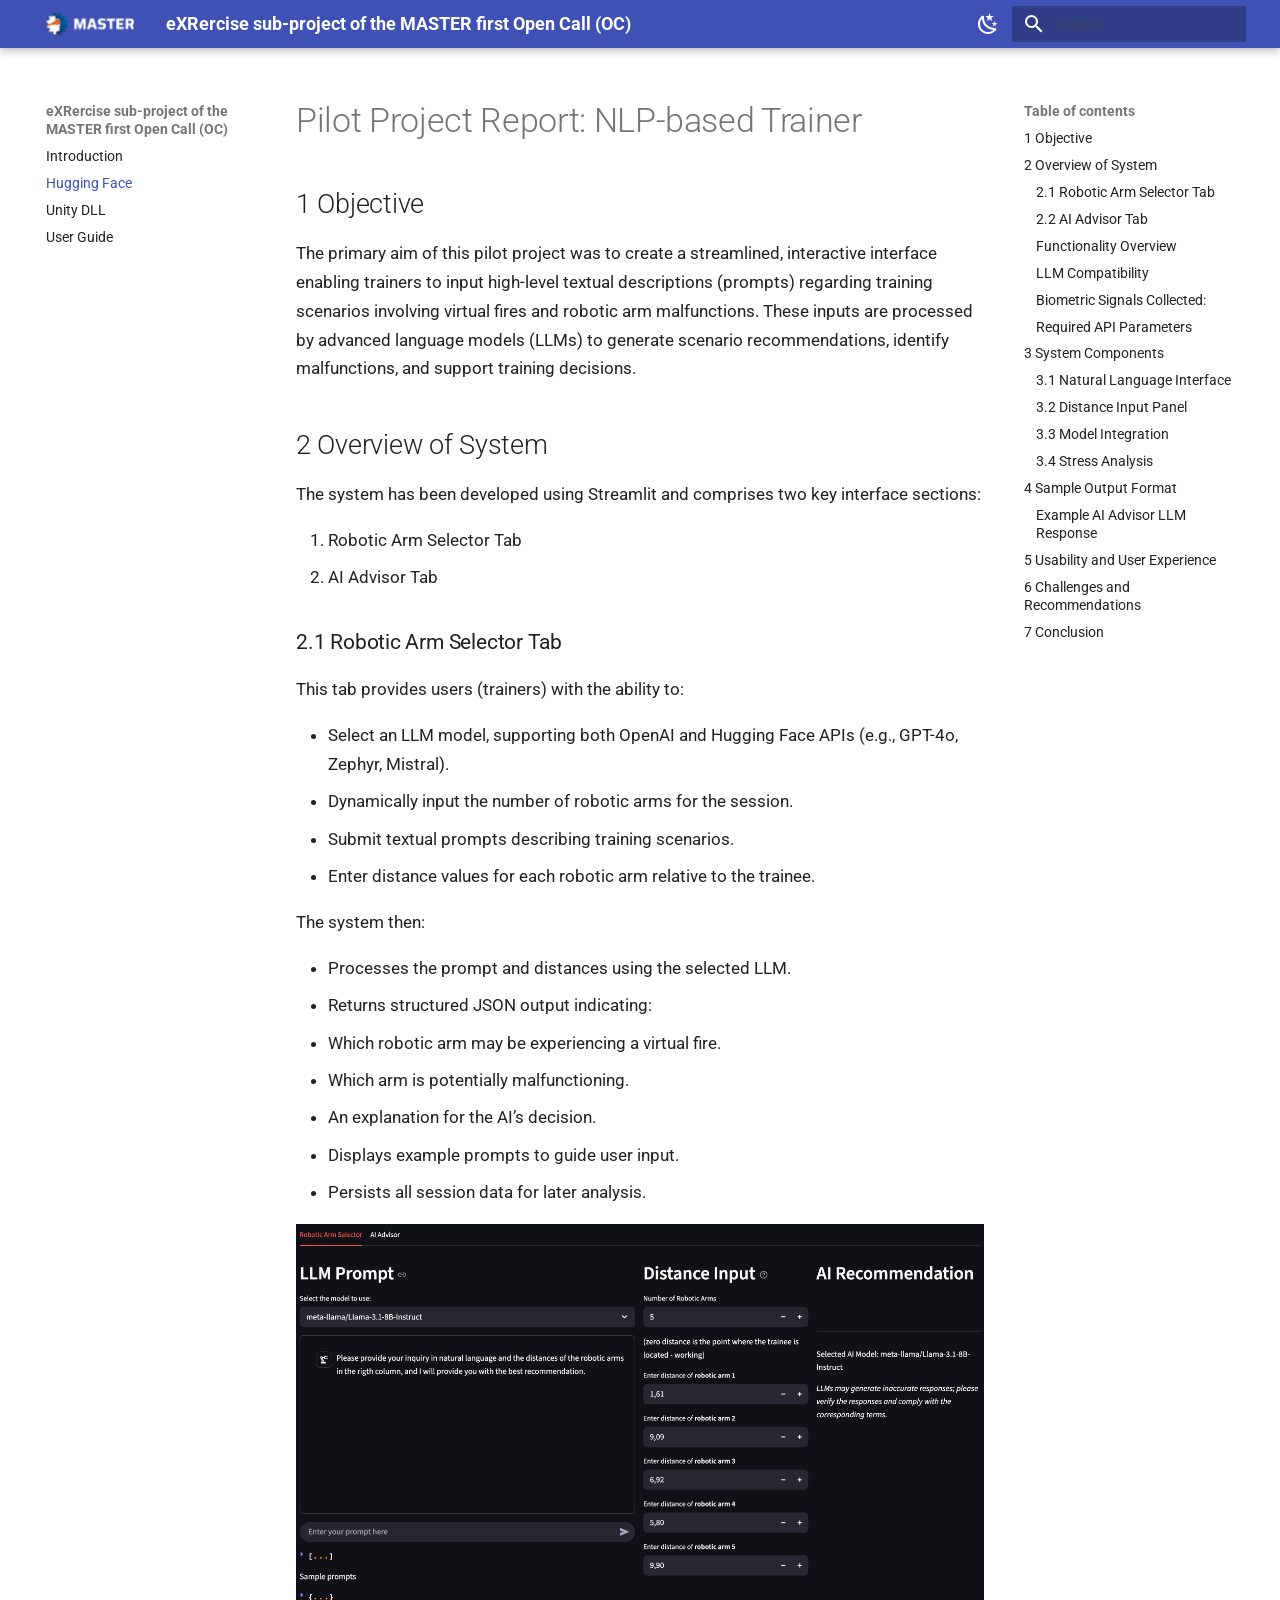
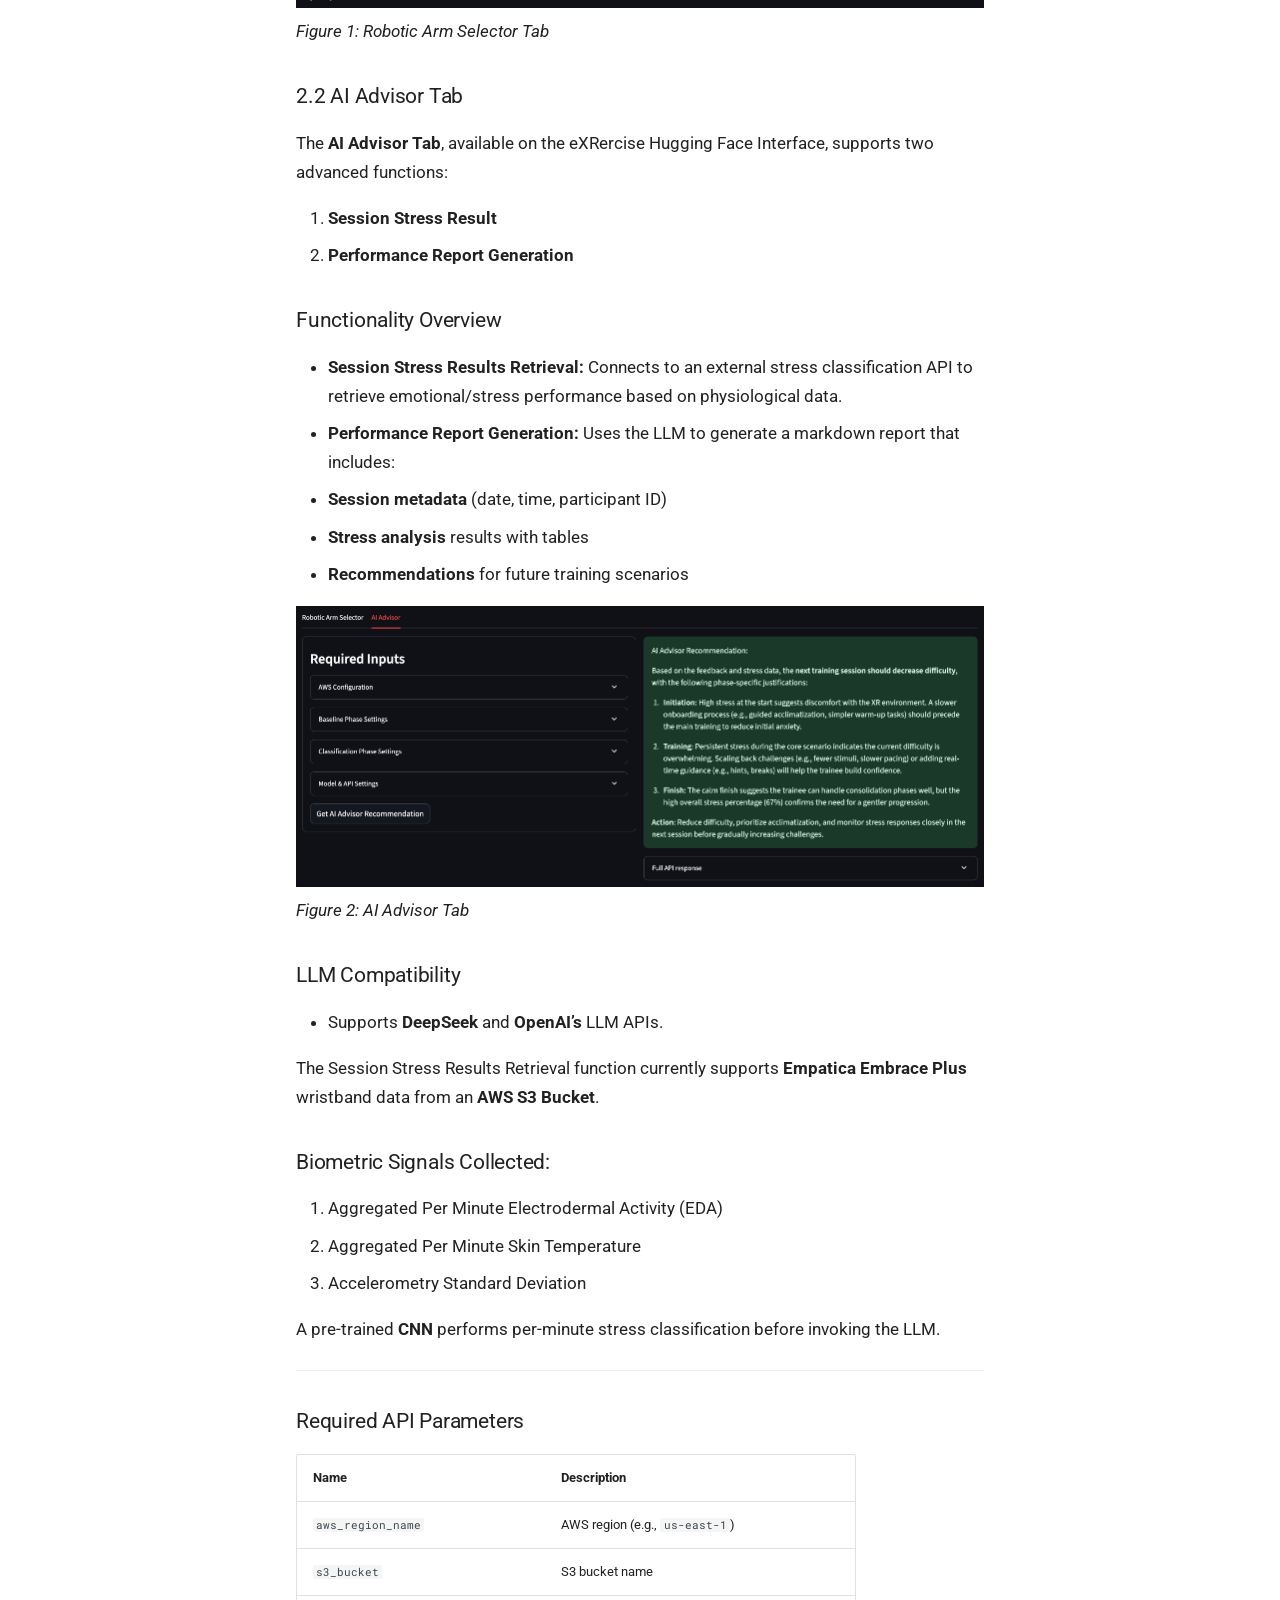
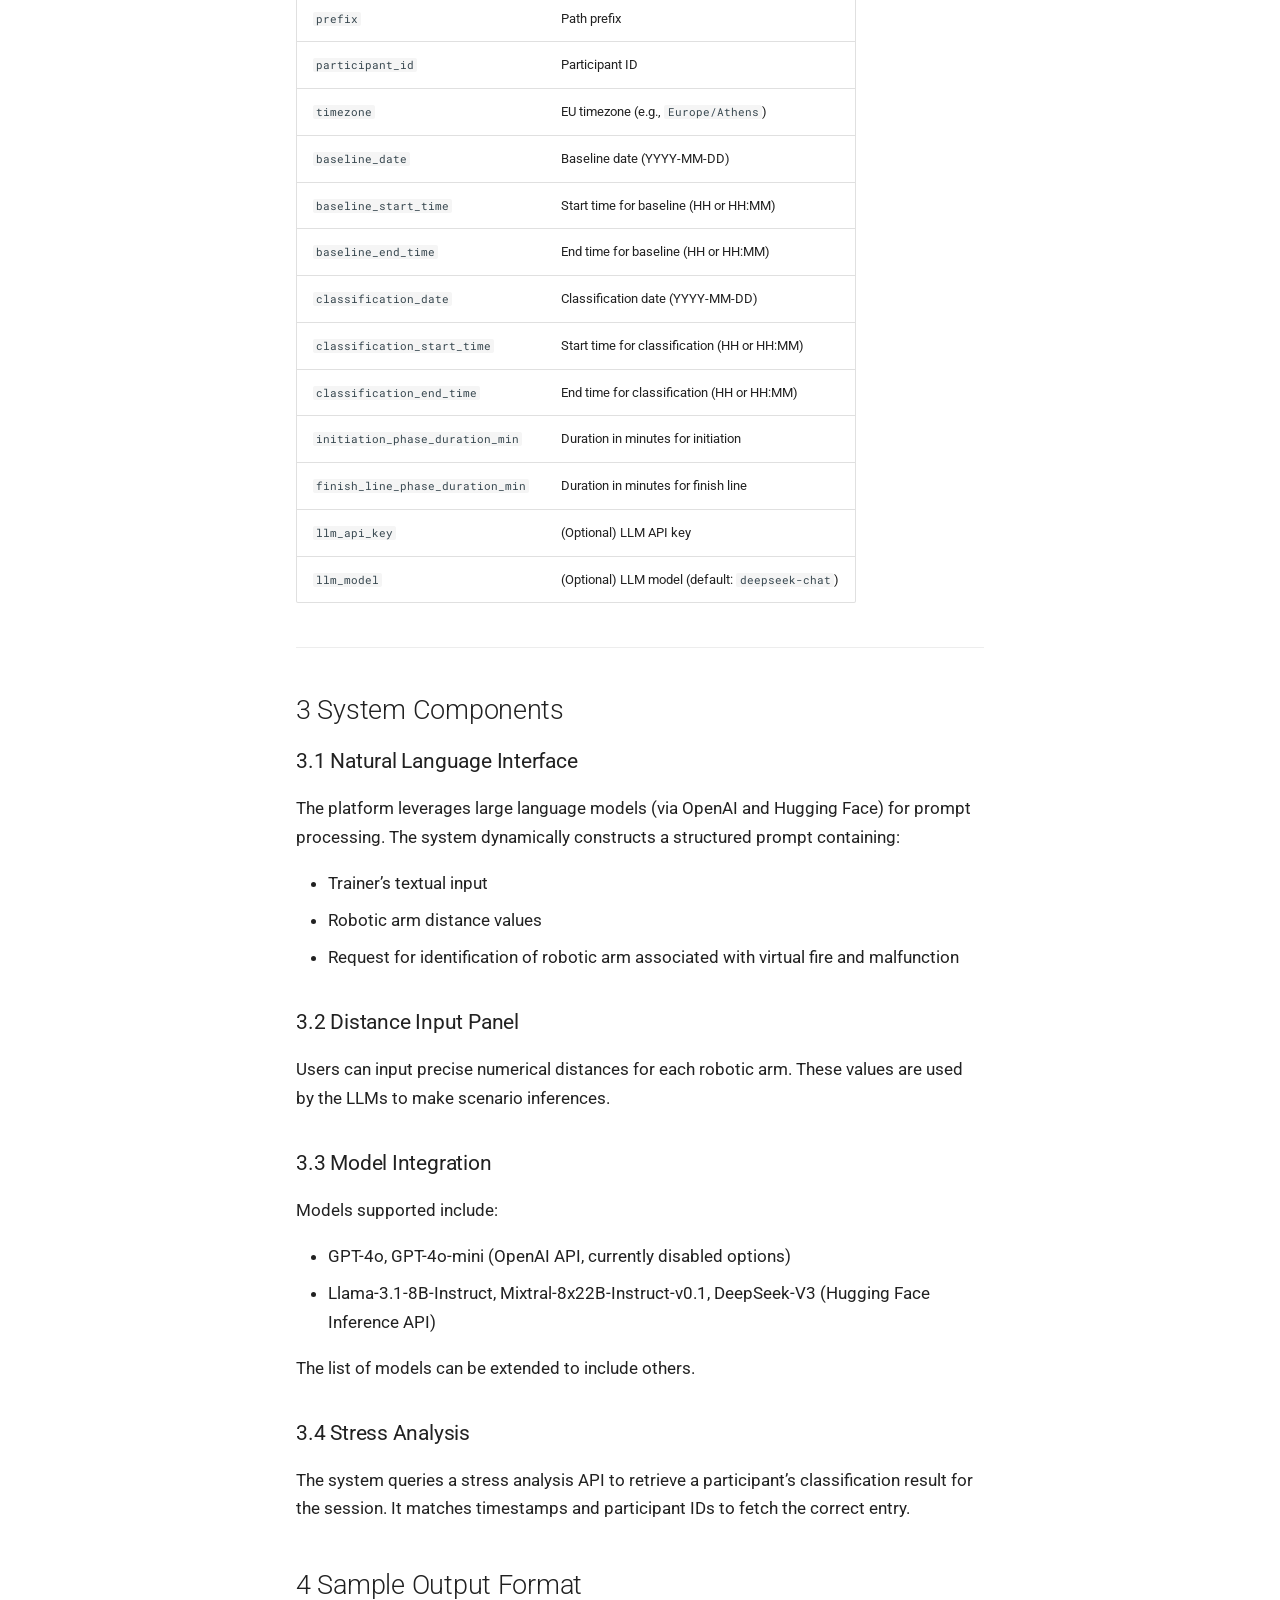
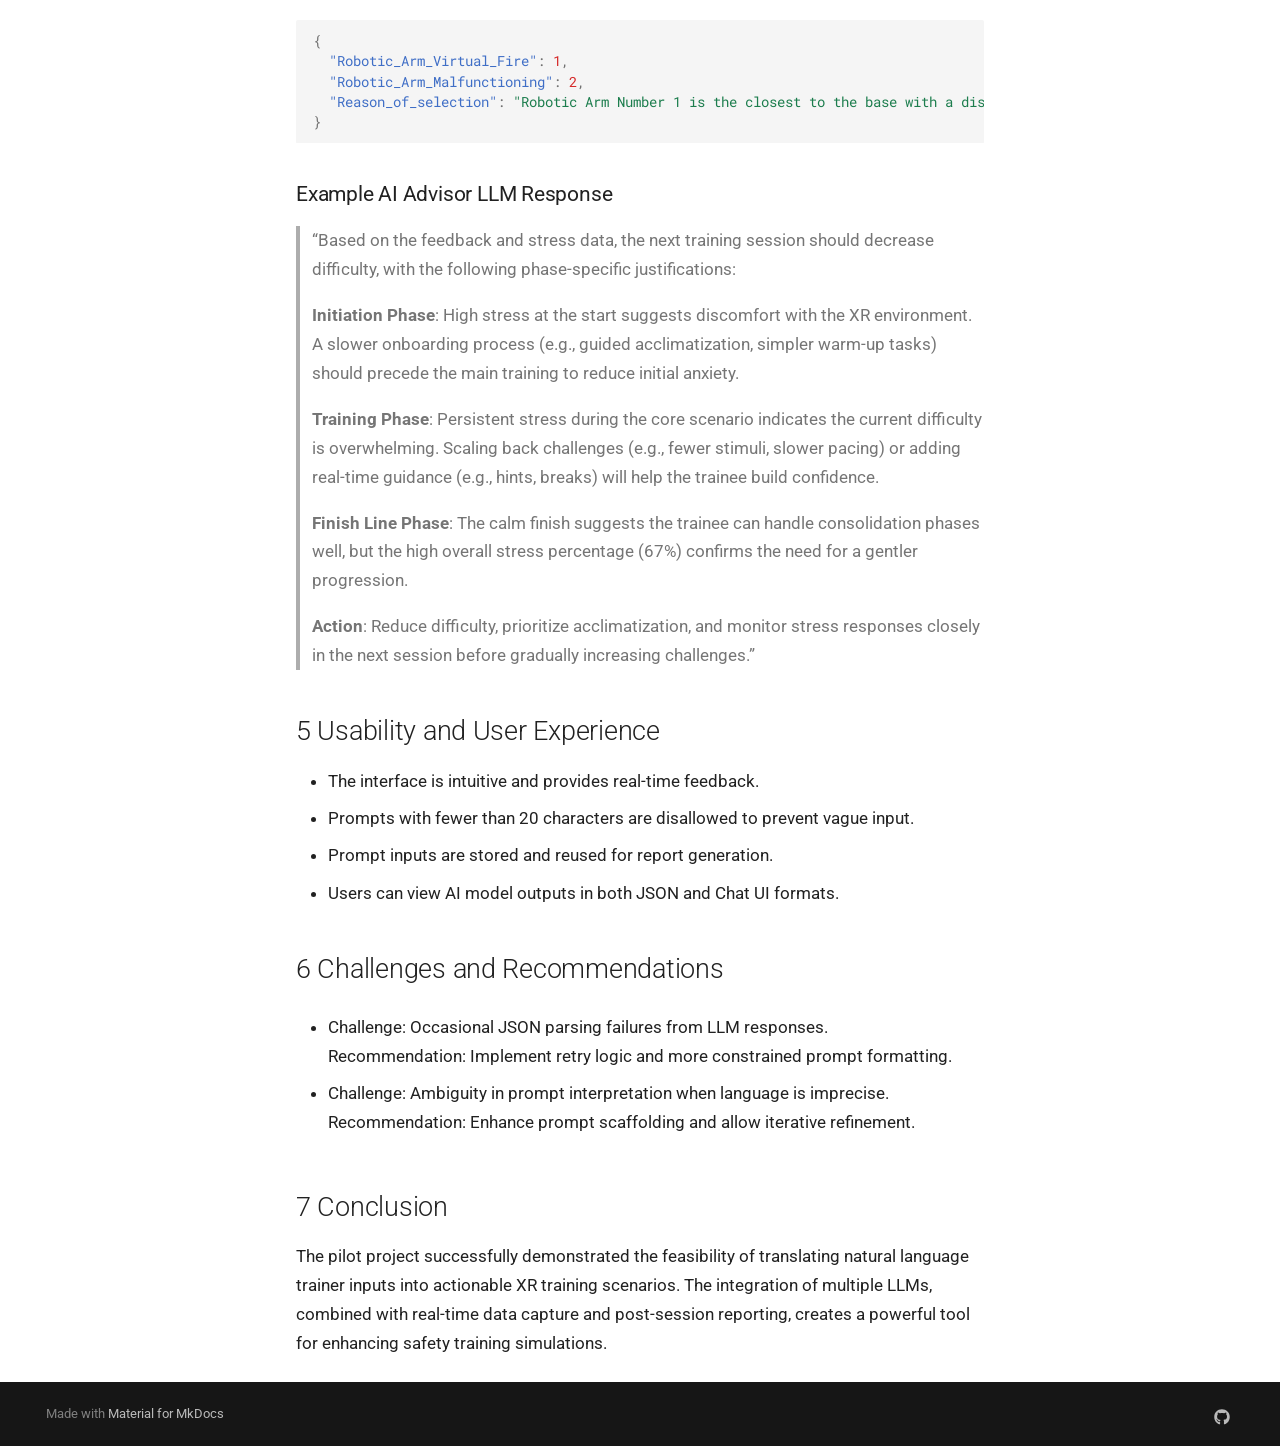
<file: huggingface/index.html>
<!doctype html>
<html lang="en" class="no-js">
  <head>
    
      <meta charset="utf-8">
      <meta name="viewport" content="width=device-width,initial-scale=1">
      
      
      
      
        <link rel="prev" href="..">
      
      
        <link rel="next" href="../unity/">
      
      
      <link rel="icon" href="../assets/images/favicon.png">
      <meta name="generator" content="mkdocs-1.6.1, mkdocs-material-9.6.16">
    
    
      
        <title>Hugging Face - eXRercise sub-project of the MASTER first Open Call (OC)</title>
      
    
    
      <link rel="stylesheet" href="../assets/stylesheets/main.7e37652d.min.css">
      
        
        <link rel="stylesheet" href="../assets/stylesheets/palette.06af60db.min.css">
      
      


    
    
      
    
    
      
        
        
        <link rel="preconnect" href="https://fonts.gstatic.com" crossorigin>
        <link rel="stylesheet" href="https://fonts.googleapis.com/css?family=Roboto:300,300i,400,400i,700,700i%7CRoboto+Mono:400,400i,700,700i&display=fallback">
        <style>:root{--md-text-font:"Roboto";--md-code-font:"Roboto Mono"}</style>
      
    
    
      <link rel="stylesheet" href="../stylesheets/extra.css">
    
    <script>__md_scope=new URL("..",location),__md_hash=e=>[...e].reduce(((e,_)=>(e<<5)-e+_.charCodeAt(0)),0),__md_get=(e,_=localStorage,t=__md_scope)=>JSON.parse(_.getItem(t.pathname+"."+e)),__md_set=(e,_,t=localStorage,a=__md_scope)=>{try{t.setItem(a.pathname+"."+e,JSON.stringify(_))}catch(e){}}</script>
    
      

    
    
    
  </head>
  
  
    
    
      
    
    
    
    
    <body dir="ltr" data-md-color-scheme="default" data-md-color-primary="indigo" data-md-color-accent="indigo">
  
    
    <input class="md-toggle" data-md-toggle="drawer" type="checkbox" id="__drawer" autocomplete="off">
    <input class="md-toggle" data-md-toggle="search" type="checkbox" id="__search" autocomplete="off">
    <label class="md-overlay" for="__drawer"></label>
    <div data-md-component="skip">
      
        
        <a href="#pilot-project-report-nlp-based-trainer" class="md-skip">
          Skip to content
        </a>
      
    </div>
    <div data-md-component="announce">
      
    </div>
    
    
      

  

<header class="md-header md-header--shadow" data-md-component="header">
  <nav class="md-header__inner md-grid" aria-label="Header">
    <a href=".." title="eXRercise sub-project of the MASTER first Open Call (OC)" class="md-header__button md-logo" aria-label="eXRercise sub-project of the MASTER first Open Call (OC)" data-md-component="logo">
      
  <img src="../assets/images/logo.png" alt="logo">

    </a>
    <label class="md-header__button md-icon" for="__drawer">
      
      <svg xmlns="http://www.w3.org/2000/svg" viewBox="0 0 24 24"><path d="M3 6h18v2H3zm0 5h18v2H3zm0 5h18v2H3z"/></svg>
    </label>
    <div class="md-header__title" data-md-component="header-title">
      <div class="md-header__ellipsis">
        <div class="md-header__topic">
          <span class="md-ellipsis">
            eXRercise sub-project of the MASTER first Open Call (OC)
          </span>
        </div>
        <div class="md-header__topic" data-md-component="header-topic">
          <span class="md-ellipsis">
            
              Hugging Face
            
          </span>
        </div>
      </div>
    </div>
    
      
        <form class="md-header__option" data-md-component="palette">
  
    
    
    
    <input class="md-option" data-md-color-media="" data-md-color-scheme="default" data-md-color-primary="indigo" data-md-color-accent="indigo"  aria-label="Switch to dark mode"  type="radio" name="__palette" id="__palette_0">
    
      <label class="md-header__button md-icon" title="Switch to dark mode" for="__palette_1" hidden>
        <svg xmlns="http://www.w3.org/2000/svg" viewBox="0 0 24 24"><path d="m17.75 4.09-2.53 1.94.91 3.06-2.63-1.81-2.63 1.81.91-3.06-2.53-1.94L12.44 4l1.06-3 1.06 3zm3.5 6.91-1.64 1.25.59 1.98-1.7-1.17-1.7 1.17.59-1.98L15.75 11l2.06-.05L18.5 9l.69 1.95zm-2.28 4.95c.83-.08 1.72 1.1 1.19 1.85-.32.45-.66.87-1.08 1.27C15.17 23 8.84 23 4.94 19.07c-3.91-3.9-3.91-10.24 0-14.14.4-.4.82-.76 1.27-1.08.75-.53 1.93.36 1.85 1.19-.27 2.86.69 5.83 2.89 8.02a9.96 9.96 0 0 0 8.02 2.89m-1.64 2.02a12.08 12.08 0 0 1-7.8-3.47c-2.17-2.19-3.33-5-3.49-7.82-2.81 3.14-2.7 7.96.31 10.98 3.02 3.01 7.84 3.12 10.98.31"/></svg>
      </label>
    
  
    
    
    
    <input class="md-option" data-md-color-media="" data-md-color-scheme="slate" data-md-color-primary="indigo" data-md-color-accent="indigo"  aria-label="Switch to light mode"  type="radio" name="__palette" id="__palette_1">
    
      <label class="md-header__button md-icon" title="Switch to light mode" for="__palette_0" hidden>
        <svg xmlns="http://www.w3.org/2000/svg" viewBox="0 0 24 24"><path d="M12 7a5 5 0 0 1 5 5 5 5 0 0 1-5 5 5 5 0 0 1-5-5 5 5 0 0 1 5-5m0 2a3 3 0 0 0-3 3 3 3 0 0 0 3 3 3 3 0 0 0 3-3 3 3 0 0 0-3-3m0-7 2.39 3.42C13.65 5.15 12.84 5 12 5s-1.65.15-2.39.42zM3.34 7l4.16-.35A7.2 7.2 0 0 0 5.94 8.5c-.44.74-.69 1.5-.83 2.29zm.02 10 1.76-3.77a7.131 7.131 0 0 0 2.38 4.14zM20.65 7l-1.77 3.79a7.02 7.02 0 0 0-2.38-4.15zm-.01 10-4.14.36c.59-.51 1.12-1.14 1.54-1.86.42-.73.69-1.5.83-2.29zM12 22l-2.41-3.44c.74.27 1.55.44 2.41.44.82 0 1.63-.17 2.37-.44z"/></svg>
      </label>
    
  
</form>
      
    
    
      <script>var palette=__md_get("__palette");if(palette&&palette.color){if("(prefers-color-scheme)"===palette.color.media){var media=matchMedia("(prefers-color-scheme: light)"),input=document.querySelector(media.matches?"[data-md-color-media='(prefers-color-scheme: light)']":"[data-md-color-media='(prefers-color-scheme: dark)']");palette.color.media=input.getAttribute("data-md-color-media"),palette.color.scheme=input.getAttribute("data-md-color-scheme"),palette.color.primary=input.getAttribute("data-md-color-primary"),palette.color.accent=input.getAttribute("data-md-color-accent")}for(var[key,value]of Object.entries(palette.color))document.body.setAttribute("data-md-color-"+key,value)}</script>
    
    
    
      
      
        <label class="md-header__button md-icon" for="__search">
          
          <svg xmlns="http://www.w3.org/2000/svg" viewBox="0 0 24 24"><path d="M9.5 3A6.5 6.5 0 0 1 16 9.5c0 1.61-.59 3.09-1.56 4.23l.27.27h.79l5 5-1.5 1.5-5-5v-.79l-.27-.27A6.52 6.52 0 0 1 9.5 16 6.5 6.5 0 0 1 3 9.5 6.5 6.5 0 0 1 9.5 3m0 2C7 5 5 7 5 9.5S7 14 9.5 14 14 12 14 9.5 12 5 9.5 5"/></svg>
        </label>
        <div class="md-search" data-md-component="search" role="dialog">
  <label class="md-search__overlay" for="__search"></label>
  <div class="md-search__inner" role="search">
    <form class="md-search__form" name="search">
      <input type="text" class="md-search__input" name="query" aria-label="Search" placeholder="Search" autocapitalize="off" autocorrect="off" autocomplete="off" spellcheck="false" data-md-component="search-query" required>
      <label class="md-search__icon md-icon" for="__search">
        
        <svg xmlns="http://www.w3.org/2000/svg" viewBox="0 0 24 24"><path d="M9.5 3A6.5 6.5 0 0 1 16 9.5c0 1.61-.59 3.09-1.56 4.23l.27.27h.79l5 5-1.5 1.5-5-5v-.79l-.27-.27A6.52 6.52 0 0 1 9.5 16 6.5 6.5 0 0 1 3 9.5 6.5 6.5 0 0 1 9.5 3m0 2C7 5 5 7 5 9.5S7 14 9.5 14 14 12 14 9.5 12 5 9.5 5"/></svg>
        
        <svg xmlns="http://www.w3.org/2000/svg" viewBox="0 0 24 24"><path d="M20 11v2H8l5.5 5.5-1.42 1.42L4.16 12l7.92-7.92L13.5 5.5 8 11z"/></svg>
      </label>
      <nav class="md-search__options" aria-label="Search">
        
        <button type="reset" class="md-search__icon md-icon" title="Clear" aria-label="Clear" tabindex="-1">
          
          <svg xmlns="http://www.w3.org/2000/svg" viewBox="0 0 24 24"><path d="M19 6.41 17.59 5 12 10.59 6.41 5 5 6.41 10.59 12 5 17.59 6.41 19 12 13.41 17.59 19 19 17.59 13.41 12z"/></svg>
        </button>
      </nav>
      
    </form>
    <div class="md-search__output">
      <div class="md-search__scrollwrap" tabindex="0" data-md-scrollfix>
        <div class="md-search-result" data-md-component="search-result">
          <div class="md-search-result__meta">
            Initializing search
          </div>
          <ol class="md-search-result__list" role="presentation"></ol>
        </div>
      </div>
    </div>
  </div>
</div>
      
    
    
  </nav>
  
</header>
    
    <div class="md-container" data-md-component="container">
      
      
        
          
        
      
      <main class="md-main" data-md-component="main">
        <div class="md-main__inner md-grid">
          
            
              
              <div class="md-sidebar md-sidebar--primary" data-md-component="sidebar" data-md-type="navigation" >
                <div class="md-sidebar__scrollwrap">
                  <div class="md-sidebar__inner">
                    



<nav class="md-nav md-nav--primary" aria-label="Navigation" data-md-level="0">
  <label class="md-nav__title" for="__drawer">
    <a href=".." title="eXRercise sub-project of the MASTER first Open Call (OC)" class="md-nav__button md-logo" aria-label="eXRercise sub-project of the MASTER first Open Call (OC)" data-md-component="logo">
      
  <img src="../assets/images/logo.png" alt="logo">

    </a>
    eXRercise sub-project of the MASTER first Open Call (OC)
  </label>
  
  <ul class="md-nav__list" data-md-scrollfix>
    
      
      
  
  
  
  
    <li class="md-nav__item">
      <a href=".." class="md-nav__link">
        
  
  
  <span class="md-ellipsis">
    Introduction
    
  </span>
  

      </a>
    </li>
  

    
      
      
  
  
    
  
  
  
    <li class="md-nav__item md-nav__item--active">
      
      <input class="md-nav__toggle md-toggle" type="checkbox" id="__toc">
      
      
        
      
      
        <label class="md-nav__link md-nav__link--active" for="__toc">
          
  
  
  <span class="md-ellipsis">
    Hugging Face
    
  </span>
  

          <span class="md-nav__icon md-icon"></span>
        </label>
      
      <a href="./" class="md-nav__link md-nav__link--active">
        
  
  
  <span class="md-ellipsis">
    Hugging Face
    
  </span>
  

      </a>
      
        

<nav class="md-nav md-nav--secondary" aria-label="Table of contents">
  
  
  
    
  
  
    <label class="md-nav__title" for="__toc">
      <span class="md-nav__icon md-icon"></span>
      Table of contents
    </label>
    <ul class="md-nav__list" data-md-component="toc" data-md-scrollfix>
      
        <li class="md-nav__item">
  <a href="#1-objective" class="md-nav__link">
    <span class="md-ellipsis">
      1 Objective
    </span>
  </a>
  
</li>
      
        <li class="md-nav__item">
  <a href="#2-overview-of-system" class="md-nav__link">
    <span class="md-ellipsis">
      2 Overview of System
    </span>
  </a>
  
    <nav class="md-nav" aria-label="2 Overview of System">
      <ul class="md-nav__list">
        
          <li class="md-nav__item">
  <a href="#21-robotic-arm-selector-tab" class="md-nav__link">
    <span class="md-ellipsis">
      2.1 Robotic Arm Selector Tab
    </span>
  </a>
  
</li>
        
          <li class="md-nav__item">
  <a href="#22-ai-advisor-tab" class="md-nav__link">
    <span class="md-ellipsis">
      2.2 AI Advisor Tab
    </span>
  </a>
  
</li>
        
          <li class="md-nav__item">
  <a href="#functionality-overview" class="md-nav__link">
    <span class="md-ellipsis">
      Functionality Overview
    </span>
  </a>
  
</li>
        
          <li class="md-nav__item">
  <a href="#llm-compatibility" class="md-nav__link">
    <span class="md-ellipsis">
      LLM Compatibility
    </span>
  </a>
  
</li>
        
          <li class="md-nav__item">
  <a href="#biometric-signals-collected" class="md-nav__link">
    <span class="md-ellipsis">
      Biometric Signals Collected:
    </span>
  </a>
  
</li>
        
          <li class="md-nav__item">
  <a href="#required-api-parameters" class="md-nav__link">
    <span class="md-ellipsis">
      Required API Parameters
    </span>
  </a>
  
</li>
        
      </ul>
    </nav>
  
</li>
      
        <li class="md-nav__item">
  <a href="#3-system-components" class="md-nav__link">
    <span class="md-ellipsis">
      3 System Components
    </span>
  </a>
  
    <nav class="md-nav" aria-label="3 System Components">
      <ul class="md-nav__list">
        
          <li class="md-nav__item">
  <a href="#31-natural-language-interface" class="md-nav__link">
    <span class="md-ellipsis">
      3.1 Natural Language Interface
    </span>
  </a>
  
</li>
        
          <li class="md-nav__item">
  <a href="#32-distance-input-panel" class="md-nav__link">
    <span class="md-ellipsis">
      3.2 Distance Input Panel
    </span>
  </a>
  
</li>
        
          <li class="md-nav__item">
  <a href="#33-model-integration" class="md-nav__link">
    <span class="md-ellipsis">
      3.3 Model Integration
    </span>
  </a>
  
</li>
        
          <li class="md-nav__item">
  <a href="#34-stress-analysis" class="md-nav__link">
    <span class="md-ellipsis">
      3.4 Stress Analysis
    </span>
  </a>
  
</li>
        
      </ul>
    </nav>
  
</li>
      
        <li class="md-nav__item">
  <a href="#4-sample-output-format" class="md-nav__link">
    <span class="md-ellipsis">
      4 Sample Output Format
    </span>
  </a>
  
    <nav class="md-nav" aria-label="4 Sample Output Format">
      <ul class="md-nav__list">
        
          <li class="md-nav__item">
  <a href="#example-ai-advisor-llm-response" class="md-nav__link">
    <span class="md-ellipsis">
      Example AI Advisor LLM Response
    </span>
  </a>
  
</li>
        
      </ul>
    </nav>
  
</li>
      
        <li class="md-nav__item">
  <a href="#5-usability-and-user-experience" class="md-nav__link">
    <span class="md-ellipsis">
      5 Usability and User Experience
    </span>
  </a>
  
</li>
      
        <li class="md-nav__item">
  <a href="#6-challenges-and-recommendations" class="md-nav__link">
    <span class="md-ellipsis">
      6 Challenges and Recommendations
    </span>
  </a>
  
</li>
      
        <li class="md-nav__item">
  <a href="#7-conclusion" class="md-nav__link">
    <span class="md-ellipsis">
      7 Conclusion
    </span>
  </a>
  
</li>
      
    </ul>
  
</nav>
      
    </li>
  

    
      
      
  
  
  
  
    <li class="md-nav__item">
      <a href="../unity/" class="md-nav__link">
        
  
  
  <span class="md-ellipsis">
    Unity DLL
    
  </span>
  

      </a>
    </li>
  

    
      
      
  
  
  
  
    <li class="md-nav__item">
      <a href="../guide/" class="md-nav__link">
        
  
  
  <span class="md-ellipsis">
    User Guide
    
  </span>
  

      </a>
    </li>
  

    
  </ul>
</nav>
                  </div>
                </div>
              </div>
            
            
              
              <div class="md-sidebar md-sidebar--secondary" data-md-component="sidebar" data-md-type="toc" >
                <div class="md-sidebar__scrollwrap">
                  <div class="md-sidebar__inner">
                    

<nav class="md-nav md-nav--secondary" aria-label="Table of contents">
  
  
  
    
  
  
    <label class="md-nav__title" for="__toc">
      <span class="md-nav__icon md-icon"></span>
      Table of contents
    </label>
    <ul class="md-nav__list" data-md-component="toc" data-md-scrollfix>
      
        <li class="md-nav__item">
  <a href="#1-objective" class="md-nav__link">
    <span class="md-ellipsis">
      1 Objective
    </span>
  </a>
  
</li>
      
        <li class="md-nav__item">
  <a href="#2-overview-of-system" class="md-nav__link">
    <span class="md-ellipsis">
      2 Overview of System
    </span>
  </a>
  
    <nav class="md-nav" aria-label="2 Overview of System">
      <ul class="md-nav__list">
        
          <li class="md-nav__item">
  <a href="#21-robotic-arm-selector-tab" class="md-nav__link">
    <span class="md-ellipsis">
      2.1 Robotic Arm Selector Tab
    </span>
  </a>
  
</li>
        
          <li class="md-nav__item">
  <a href="#22-ai-advisor-tab" class="md-nav__link">
    <span class="md-ellipsis">
      2.2 AI Advisor Tab
    </span>
  </a>
  
</li>
        
          <li class="md-nav__item">
  <a href="#functionality-overview" class="md-nav__link">
    <span class="md-ellipsis">
      Functionality Overview
    </span>
  </a>
  
</li>
        
          <li class="md-nav__item">
  <a href="#llm-compatibility" class="md-nav__link">
    <span class="md-ellipsis">
      LLM Compatibility
    </span>
  </a>
  
</li>
        
          <li class="md-nav__item">
  <a href="#biometric-signals-collected" class="md-nav__link">
    <span class="md-ellipsis">
      Biometric Signals Collected:
    </span>
  </a>
  
</li>
        
          <li class="md-nav__item">
  <a href="#required-api-parameters" class="md-nav__link">
    <span class="md-ellipsis">
      Required API Parameters
    </span>
  </a>
  
</li>
        
      </ul>
    </nav>
  
</li>
      
        <li class="md-nav__item">
  <a href="#3-system-components" class="md-nav__link">
    <span class="md-ellipsis">
      3 System Components
    </span>
  </a>
  
    <nav class="md-nav" aria-label="3 System Components">
      <ul class="md-nav__list">
        
          <li class="md-nav__item">
  <a href="#31-natural-language-interface" class="md-nav__link">
    <span class="md-ellipsis">
      3.1 Natural Language Interface
    </span>
  </a>
  
</li>
        
          <li class="md-nav__item">
  <a href="#32-distance-input-panel" class="md-nav__link">
    <span class="md-ellipsis">
      3.2 Distance Input Panel
    </span>
  </a>
  
</li>
        
          <li class="md-nav__item">
  <a href="#33-model-integration" class="md-nav__link">
    <span class="md-ellipsis">
      3.3 Model Integration
    </span>
  </a>
  
</li>
        
          <li class="md-nav__item">
  <a href="#34-stress-analysis" class="md-nav__link">
    <span class="md-ellipsis">
      3.4 Stress Analysis
    </span>
  </a>
  
</li>
        
      </ul>
    </nav>
  
</li>
      
        <li class="md-nav__item">
  <a href="#4-sample-output-format" class="md-nav__link">
    <span class="md-ellipsis">
      4 Sample Output Format
    </span>
  </a>
  
    <nav class="md-nav" aria-label="4 Sample Output Format">
      <ul class="md-nav__list">
        
          <li class="md-nav__item">
  <a href="#example-ai-advisor-llm-response" class="md-nav__link">
    <span class="md-ellipsis">
      Example AI Advisor LLM Response
    </span>
  </a>
  
</li>
        
      </ul>
    </nav>
  
</li>
      
        <li class="md-nav__item">
  <a href="#5-usability-and-user-experience" class="md-nav__link">
    <span class="md-ellipsis">
      5 Usability and User Experience
    </span>
  </a>
  
</li>
      
        <li class="md-nav__item">
  <a href="#6-challenges-and-recommendations" class="md-nav__link">
    <span class="md-ellipsis">
      6 Challenges and Recommendations
    </span>
  </a>
  
</li>
      
        <li class="md-nav__item">
  <a href="#7-conclusion" class="md-nav__link">
    <span class="md-ellipsis">
      7 Conclusion
    </span>
  </a>
  
</li>
      
    </ul>
  
</nav>
                  </div>
                </div>
              </div>
            
          
          
            <div class="md-content" data-md-component="content">
              <article class="md-content__inner md-typeset">
                
                  



<h1 id="pilot-project-report-nlp-based-trainer">Pilot Project Report: NLP-based Trainer<a class="headerlink" href="#pilot-project-report-nlp-based-trainer" title="Permanent link">&para;</a></h1>
<h2 id="1-objective">1 Objective<a class="headerlink" href="#1-objective" title="Permanent link">&para;</a></h2>
<p>The primary aim of this pilot project was to create a streamlined, interactive interface enabling trainers to input high-level textual descriptions (prompts) regarding training scenarios involving virtual fires and robotic arm malfunctions. These inputs are processed by advanced language models (LLMs) to generate scenario recommendations, identify malfunctions, and support training decisions.</p>
<h2 id="2-overview-of-system">2 Overview of System<a class="headerlink" href="#2-overview-of-system" title="Permanent link">&para;</a></h2>
<p>The system has been developed using Streamlit and comprises two key interface sections:</p>
<ol>
<li>Robotic Arm Selector Tab  </li>
<li>AI Advisor Tab</li>
</ol>
<h3 id="21-robotic-arm-selector-tab">2.1 Robotic Arm Selector Tab<a class="headerlink" href="#21-robotic-arm-selector-tab" title="Permanent link">&para;</a></h3>
<p>This tab provides users (trainers) with the ability to:</p>
<ul>
<li>Select an LLM model, supporting both OpenAI and Hugging Face APIs (e.g., GPT-4o, Zephyr, Mistral).</li>
<li>Dynamically input the number of robotic arms for the session.</li>
<li>Submit textual prompts describing training scenarios.</li>
<li>Enter distance values for each robotic arm relative to the trainee.</li>
</ul>
<p>The system then:</p>
<ul>
<li>Processes the prompt and distances using the selected LLM.</li>
<li>Returns structured JSON output indicating:</li>
<li>Which robotic arm may be experiencing a virtual fire.</li>
<li>Which arm is potentially malfunctioning.</li>
<li>An explanation for the AI’s decision.</li>
<li>Displays example prompts to guide user input.</li>
<li>Persists all session data for later analysis.</li>
</ul>
<p><img alt="Robotic Arm Selector" src="../assets/images/llm.png" />
<em>Figure 1: Robotic Arm Selector Tab</em></p>
<h3 id="22-ai-advisor-tab">2.2 AI Advisor Tab<a class="headerlink" href="#22-ai-advisor-tab" title="Permanent link">&para;</a></h3>
<p>The <strong>AI Advisor Tab</strong>, available on the eXRercise Hugging Face Interface, supports two advanced functions:</p>
<ol>
<li><strong>Session Stress Result</strong></li>
<li><strong>Performance Report Generation</strong></li>
</ol>
<h3 id="functionality-overview">Functionality Overview<a class="headerlink" href="#functionality-overview" title="Permanent link">&para;</a></h3>
<ul>
<li><strong>Session Stress Results Retrieval:</strong> Connects to an external stress classification API to retrieve emotional/stress performance based on physiological data.</li>
<li><strong>Performance Report Generation:</strong> Uses the LLM to generate a markdown report that includes:</li>
<li><strong>Session metadata</strong> (date, time, participant ID)</li>
<li><strong>Stress analysis</strong> results with tables</li>
<li><strong>Recommendations</strong> for future training scenarios</li>
</ul>
<p><img alt="AI Advisor" src="../assets/images/ai-advisor.png" />
<em>Figure 2: AI Advisor Tab</em></p>
<h3 id="llm-compatibility">LLM Compatibility<a class="headerlink" href="#llm-compatibility" title="Permanent link">&para;</a></h3>
<ul>
<li>Supports <strong>DeepSeek</strong> and <strong>OpenAI’s</strong> LLM APIs.</li>
</ul>
<p>The Session Stress Results Retrieval function currently supports <strong>Empatica Embrace Plus</strong> wristband data from an <strong>AWS S3 Bucket</strong>.</p>
<h3 id="biometric-signals-collected">Biometric Signals Collected:<a class="headerlink" href="#biometric-signals-collected" title="Permanent link">&para;</a></h3>
<ol>
<li>Aggregated Per Minute Electrodermal Activity (EDA)</li>
<li>Aggregated Per Minute Skin Temperature</li>
<li>Accelerometry Standard Deviation</li>
</ol>
<p>A pre-trained <strong>CNN</strong> performs per-minute stress classification before invoking the LLM.</p>
<hr />
<h3 id="required-api-parameters">Required API Parameters<a class="headerlink" href="#required-api-parameters" title="Permanent link">&para;</a></h3>
<table>
<thead>
<tr>
<th>Name</th>
<th>Description</th>
</tr>
</thead>
<tbody>
<tr>
<td><code>aws_region_name</code></td>
<td>AWS region (e.g., <code>us-east-1</code>)</td>
</tr>
<tr>
<td><code>s3_bucket</code></td>
<td>S3 bucket name</td>
</tr>
<tr>
<td><code>prefix</code></td>
<td>Path prefix</td>
</tr>
<tr>
<td><code>participant_id</code></td>
<td>Participant ID</td>
</tr>
<tr>
<td><code>timezone</code></td>
<td>EU timezone (e.g., <code>Europe/Athens</code>)</td>
</tr>
<tr>
<td><code>baseline_date</code></td>
<td>Baseline date (YYYY-MM-DD)</td>
</tr>
<tr>
<td><code>baseline_start_time</code></td>
<td>Start time for baseline (HH or HH:MM)</td>
</tr>
<tr>
<td><code>baseline_end_time</code></td>
<td>End time for baseline (HH or HH:MM)</td>
</tr>
<tr>
<td><code>classification_date</code></td>
<td>Classification date (YYYY-MM-DD)</td>
</tr>
<tr>
<td><code>classification_start_time</code></td>
<td>Start time for classification (HH or HH:MM)</td>
</tr>
<tr>
<td><code>classification_end_time</code></td>
<td>End time for classification (HH or HH:MM)</td>
</tr>
<tr>
<td><code>initiation_phase_duration_min</code></td>
<td>Duration in minutes for initiation</td>
</tr>
<tr>
<td><code>finish_line_phase_duration_min</code></td>
<td>Duration in minutes for finish line</td>
</tr>
<tr>
<td><code>llm_api_key</code></td>
<td>(Optional) LLM API key</td>
</tr>
<tr>
<td><code>llm_model</code></td>
<td>(Optional) LLM model (default: <code>deepseek-chat</code>)</td>
</tr>
</tbody>
</table>
<hr />
<h2 id="3-system-components">3 System Components<a class="headerlink" href="#3-system-components" title="Permanent link">&para;</a></h2>
<h3 id="31-natural-language-interface">3.1 Natural Language Interface<a class="headerlink" href="#31-natural-language-interface" title="Permanent link">&para;</a></h3>
<p>The platform leverages large language models (via OpenAI and Hugging Face) for prompt processing. The system dynamically constructs a structured prompt containing:</p>
<ul>
<li>Trainer’s textual input</li>
<li>Robotic arm distance values</li>
<li>Request for identification of robotic arm associated with virtual fire and malfunction</li>
</ul>
<h3 id="32-distance-input-panel">3.2 Distance Input Panel<a class="headerlink" href="#32-distance-input-panel" title="Permanent link">&para;</a></h3>
<p>Users can input precise numerical distances for each robotic arm. These values are used by the LLMs to make scenario inferences.</p>
<h3 id="33-model-integration">3.3 Model Integration<a class="headerlink" href="#33-model-integration" title="Permanent link">&para;</a></h3>
<p>Models supported include:</p>
<ul>
<li>GPT-4o, GPT-4o-mini (OpenAI API, currently disabled options)</li>
<li>Llama-3.1-8B-Instruct, Mixtral-8x22B-Instruct-v0.1, DeepSeek-V3 (Hugging Face Inference API)</li>
</ul>
<p>The list of models can be extended to include others.</p>
<h3 id="34-stress-analysis">3.4 Stress Analysis<a class="headerlink" href="#34-stress-analysis" title="Permanent link">&para;</a></h3>
<p>The system queries a stress analysis API to retrieve a participant’s classification result for the session. It matches timestamps and participant IDs to fetch the correct entry.</p>
<h2 id="4-sample-output-format">4 Sample Output Format<a class="headerlink" href="#4-sample-output-format" title="Permanent link">&para;</a></h2>
<div class="highlight"><pre><span></span><code><span class="p">{</span>
<span class="w">  </span><span class="nt">&quot;Robotic_Arm_Virtual_Fire&quot;</span><span class="p">:</span><span class="w"> </span><span class="mi">1</span><span class="p">,</span>
<span class="w">  </span><span class="nt">&quot;Robotic_Arm_Malfunctioning&quot;</span><span class="p">:</span><span class="w"> </span><span class="mi">2</span><span class="p">,</span>
<span class="w">  </span><span class="nt">&quot;Reason_of_selection&quot;</span><span class="p">:</span><span class="w"> </span><span class="s2">&quot;Robotic Arm Number 1 is the closest to the base with a distance of 1.43, which aligns with the description of the virtual fire being &#39;close to the base.&#39; Robotic Arm Number 2, at a distance of 7.79, is the farthest and matches the description of the arm &#39;moving erratically at a far distance,&#39; indicating it is potentially malfunctioning.&quot;</span>
<span class="p">}</span>
</code></pre></div>
<h3 id="example-ai-advisor-llm-response">Example AI Advisor LLM Response<a class="headerlink" href="#example-ai-advisor-llm-response" title="Permanent link">&para;</a></h3>
<blockquote>
<p>“Based on the feedback and stress data, the next training session should decrease difficulty, with the following phase-specific justifications:</p>
<p><strong>Initiation Phase</strong>: High stress at the start suggests discomfort with the XR environment. A slower onboarding process (e.g., guided acclimatization, simpler warm-up tasks) should precede the main training to reduce initial anxiety.</p>
<p><strong>Training Phase</strong>: Persistent stress during the core scenario indicates the current difficulty is overwhelming. Scaling back challenges (e.g., fewer stimuli, slower pacing) or adding real-time guidance (e.g., hints, breaks) will help the trainee build confidence.</p>
<p><strong>Finish Line Phase</strong>: The calm finish suggests the trainee can handle consolidation phases well, but the high overall stress percentage (67%) confirms the need for a gentler progression.</p>
<p><strong>Action</strong>: Reduce difficulty, prioritize acclimatization, and monitor stress responses closely in the next session before gradually increasing challenges.”</p>
</blockquote>
<h2 id="5-usability-and-user-experience">5 Usability and User Experience<a class="headerlink" href="#5-usability-and-user-experience" title="Permanent link">&para;</a></h2>
<ul>
<li>The interface is intuitive and provides real-time feedback.</li>
<li>Prompts with fewer than 20 characters are disallowed to prevent vague input.</li>
<li>Prompt inputs are stored and reused for report generation.</li>
<li>Users can view AI model outputs in both JSON and Chat UI formats.</li>
</ul>
<h2 id="6-challenges-and-recommendations">6 Challenges and Recommendations<a class="headerlink" href="#6-challenges-and-recommendations" title="Permanent link">&para;</a></h2>
<ul>
<li>
<p>Challenge: Occasional JSON parsing failures from LLM responses.<br />
  Recommendation: Implement retry logic and more constrained prompt formatting.</p>
</li>
<li>
<p>Challenge: Ambiguity in prompt interpretation when language is imprecise.<br />
  Recommendation: Enhance prompt scaffolding and allow iterative refinement.</p>
</li>
</ul>
<h2 id="7-conclusion">7 Conclusion<a class="headerlink" href="#7-conclusion" title="Permanent link">&para;</a></h2>
<p>The pilot project successfully demonstrated the feasibility of translating natural language trainer inputs into actionable XR training scenarios. The integration of multiple LLMs, combined with real-time data capture and post-session reporting, creates a powerful tool for enhancing safety training simulations.</p>












                
              </article>
            </div>
          
          
<script>var target=document.getElementById(location.hash.slice(1));target&&target.name&&(target.checked=target.name.startsWith("__tabbed_"))</script>
        </div>
        
          <button type="button" class="md-top md-icon" data-md-component="top" hidden>
  
  <svg xmlns="http://www.w3.org/2000/svg" viewBox="0 0 24 24"><path d="M13 20h-2V8l-5.5 5.5-1.42-1.42L12 4.16l7.92 7.92-1.42 1.42L13 8z"/></svg>
  Back to top
</button>
        
      </main>
      
        <footer class="md-footer">
  
  <div class="md-footer-meta md-typeset">
    <div class="md-footer-meta__inner md-grid">
      <div class="md-copyright">
  
  
    Made with
    <a href="https://squidfunk.github.io/mkdocs-material/" target="_blank" rel="noopener">
      Material for MkDocs
    </a>
  
</div>
      
        <div class="md-social">
  
    
    
    
    
      
      
    
    <a href="https://github.com/noesishub-private-company/master-eXercise" target="_blank" rel="noopener" title="github.com" class="md-social__link">
      <svg xmlns="http://www.w3.org/2000/svg" viewBox="0 0 512 512"><!--! Font Awesome Free 7.0.0 by @fontawesome - https://fontawesome.com License - https://fontawesome.com/license/free (Icons: CC BY 4.0, Fonts: SIL OFL 1.1, Code: MIT License) Copyright 2025 Fonticons, Inc.--><path fill="currentColor" d="M173.9 397.4c0 2-2.3 3.6-5.2 3.6-3.3.3-5.6-1.3-5.6-3.6 0-2 2.3-3.6 5.2-3.6 3-.3 5.6 1.3 5.6 3.6m-31.1-4.5c-.7 2 1.3 4.3 4.3 4.9 2.6 1 5.6 0 6.2-2s-1.3-4.3-4.3-5.2c-2.6-.7-5.5.3-6.2 2.3m44.2-1.7c-2.9.7-4.9 2.6-4.6 4.9.3 2 2.9 3.3 5.9 2.6 2.9-.7 4.9-2.6 4.6-4.6-.3-1.9-3-3.2-5.9-2.9M252.8 8C114.1 8 8 113.3 8 252c0 110.9 69.8 205.8 169.5 239.2 12.8 2.3 17.3-5.6 17.3-12.1 0-6.2-.3-40.4-.3-61.4 0 0-70 15-84.7-29.8 0 0-11.4-29.1-27.8-36.6 0 0-22.9-15.7 1.6-15.4 0 0 24.9 2 38.6 25.8 21.9 38.6 58.6 27.5 72.9 20.9 2.3-16 8.8-27.1 16-33.7-55.9-6.2-112.3-14.3-112.3-110.5 0-27.5 7.6-41.3 23.6-58.9-2.6-6.5-11.1-33.3 2.6-67.9 20.9-6.5 69 27 69 27 20-5.6 41.5-8.5 62.8-8.5s42.8 2.9 62.8 8.5c0 0 48.1-33.6 69-27 13.7 34.7 5.2 61.4 2.6 67.9 16 17.7 25.8 31.5 25.8 58.9 0 96.5-58.9 104.2-114.8 110.5 9.2 7.9 17 22.9 17 46.4 0 33.7-.3 75.4-.3 83.6 0 6.5 4.6 14.4 17.3 12.1C436.2 457.8 504 362.9 504 252 504 113.3 391.5 8 252.8 8M105.2 352.9c-1.3 1-1 3.3.7 5.2 1.6 1.6 3.9 2.3 5.2 1 1.3-1 1-3.3-.7-5.2-1.6-1.6-3.9-2.3-5.2-1m-10.8-8.1c-.7 1.3.3 2.9 2.3 3.9 1.6 1 3.6.7 4.3-.7.7-1.3-.3-2.9-2.3-3.9-2-.6-3.6-.3-4.3.7m32.4 35.6c-1.6 1.3-1 4.3 1.3 6.2 2.3 2.3 5.2 2.6 6.5 1 1.3-1.3.7-4.3-1.3-6.2-2.2-2.3-5.2-2.6-6.5-1m-11.4-14.7c-1.6 1-1.6 3.6 0 5.9s4.3 3.3 5.6 2.3c1.6-1.3 1.6-3.9 0-6.2-1.4-2.3-4-3.3-5.6-2"/></svg>
    </a>
  
</div>
      
    </div>
  </div>
</footer>
      
    </div>
    <div class="md-dialog" data-md-component="dialog">
      <div class="md-dialog__inner md-typeset"></div>
    </div>
    
    
    
      
      <script id="__config" type="application/json">{"base": "..", "features": ["navigation.top", "navigation.instant", "header.autohide", "toc.follow"], "search": "../assets/javascripts/workers/search.d50fe291.min.js", "tags": null, "translations": {"clipboard.copied": "Copied to clipboard", "clipboard.copy": "Copy to clipboard", "search.result.more.one": "1 more on this page", "search.result.more.other": "# more on this page", "search.result.none": "No matching documents", "search.result.one": "1 matching document", "search.result.other": "# matching documents", "search.result.placeholder": "Type to start searching", "search.result.term.missing": "Missing", "select.version": "Select version"}, "version": null}</script>
    
    
      <script src="../assets/javascripts/bundle.50899def.min.js"></script>
      
    
  </body>
</html>
</file>
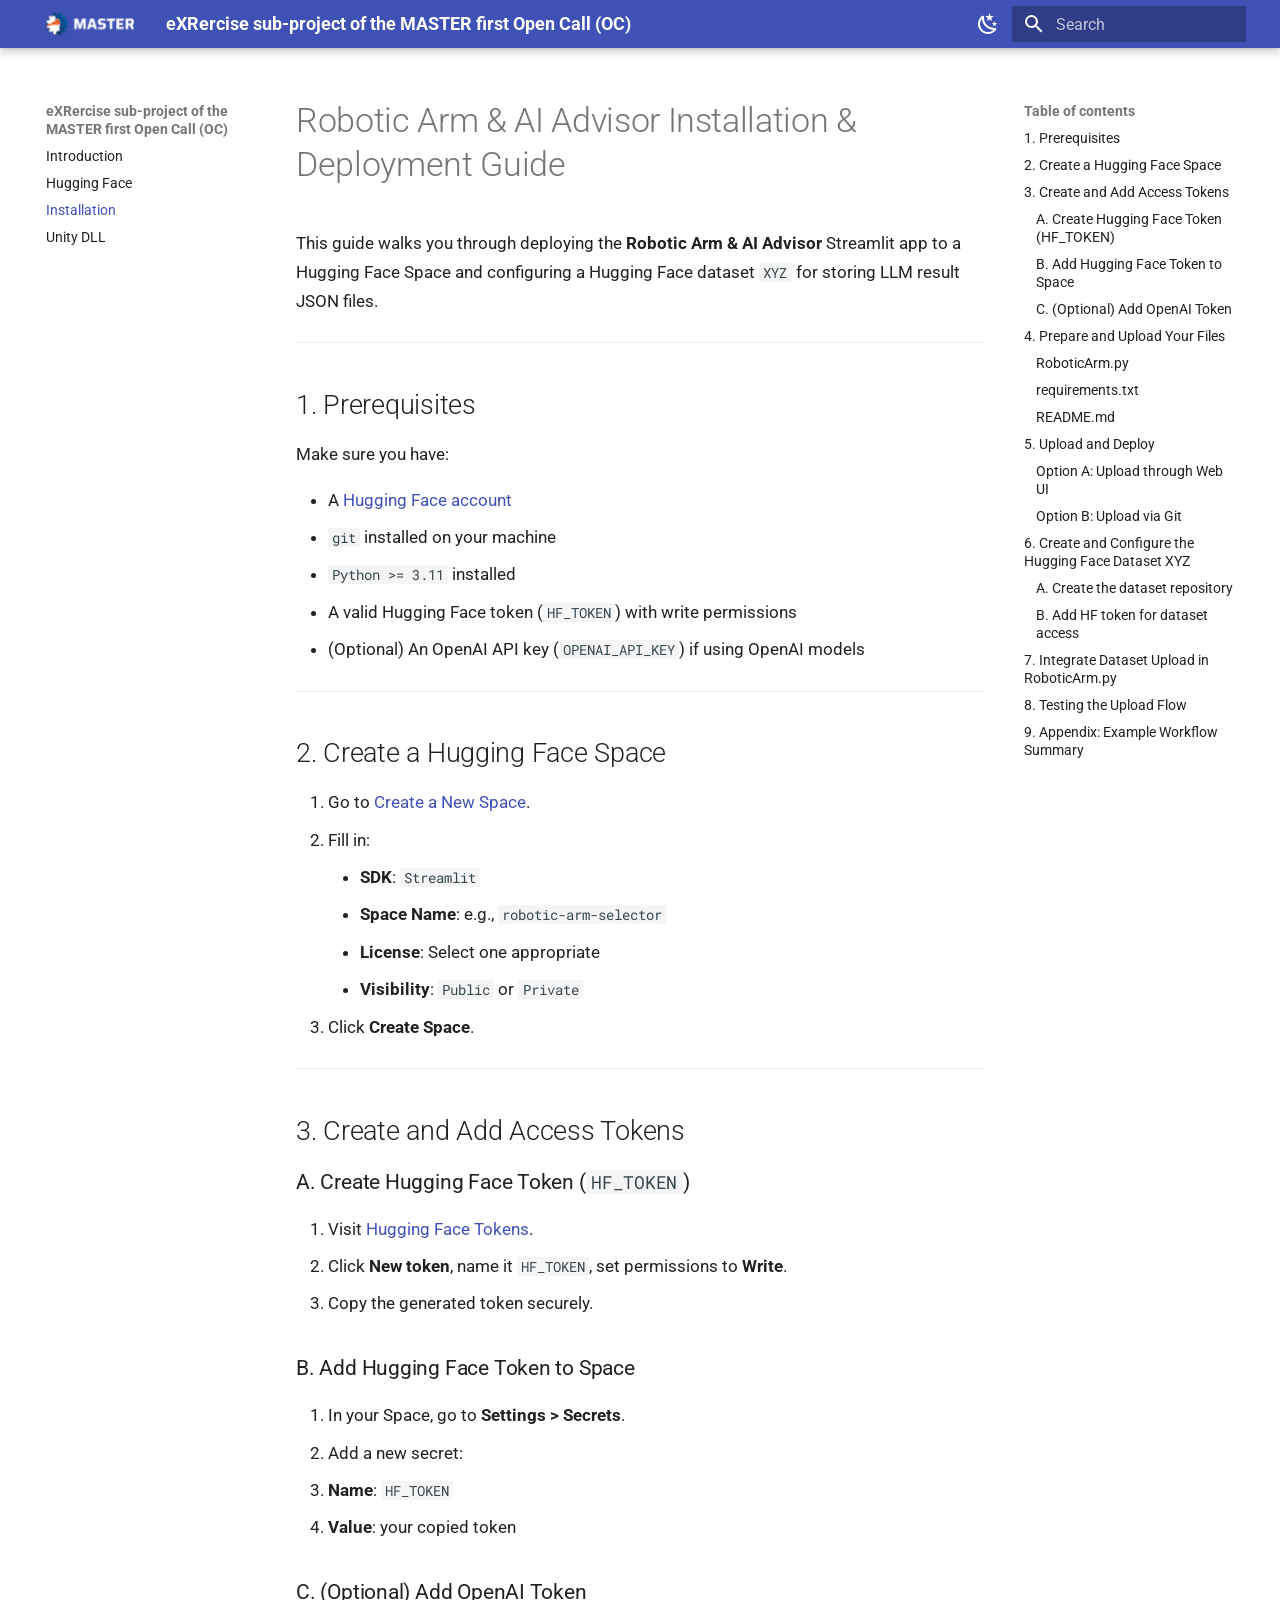
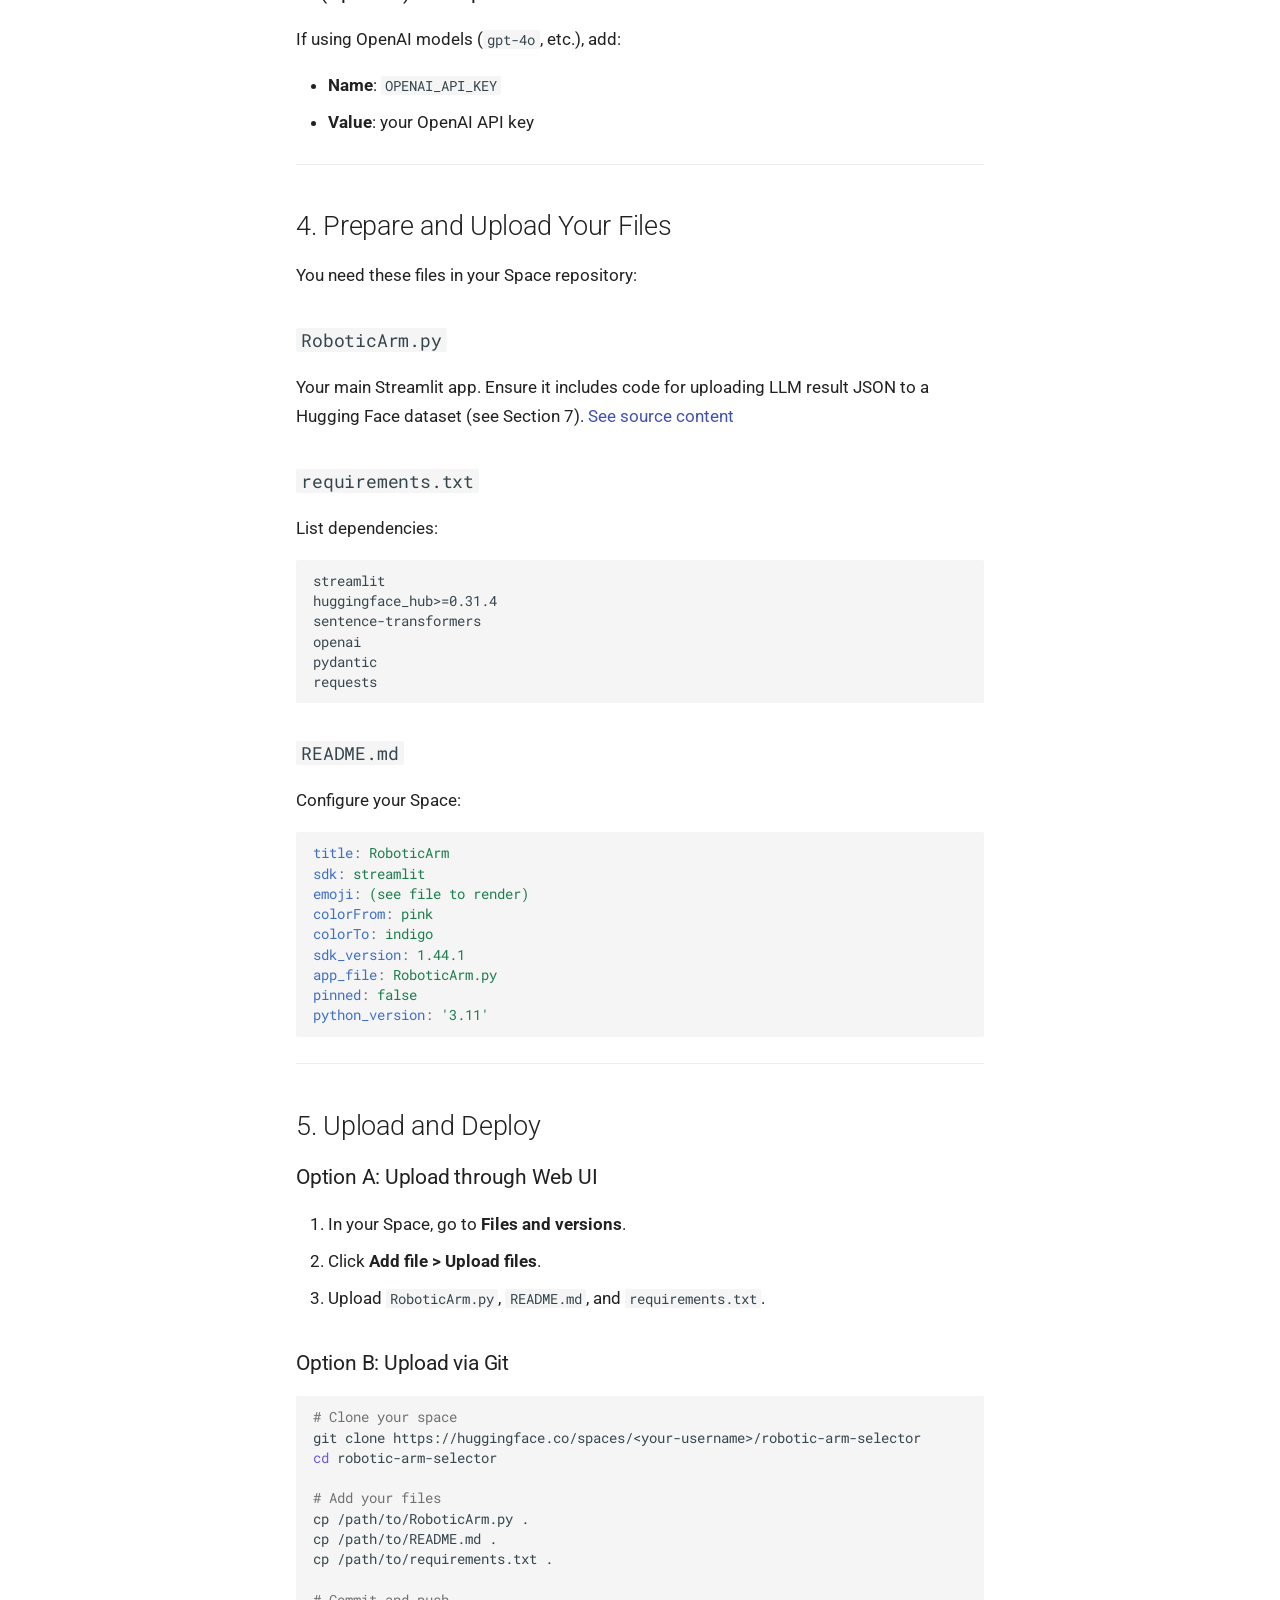
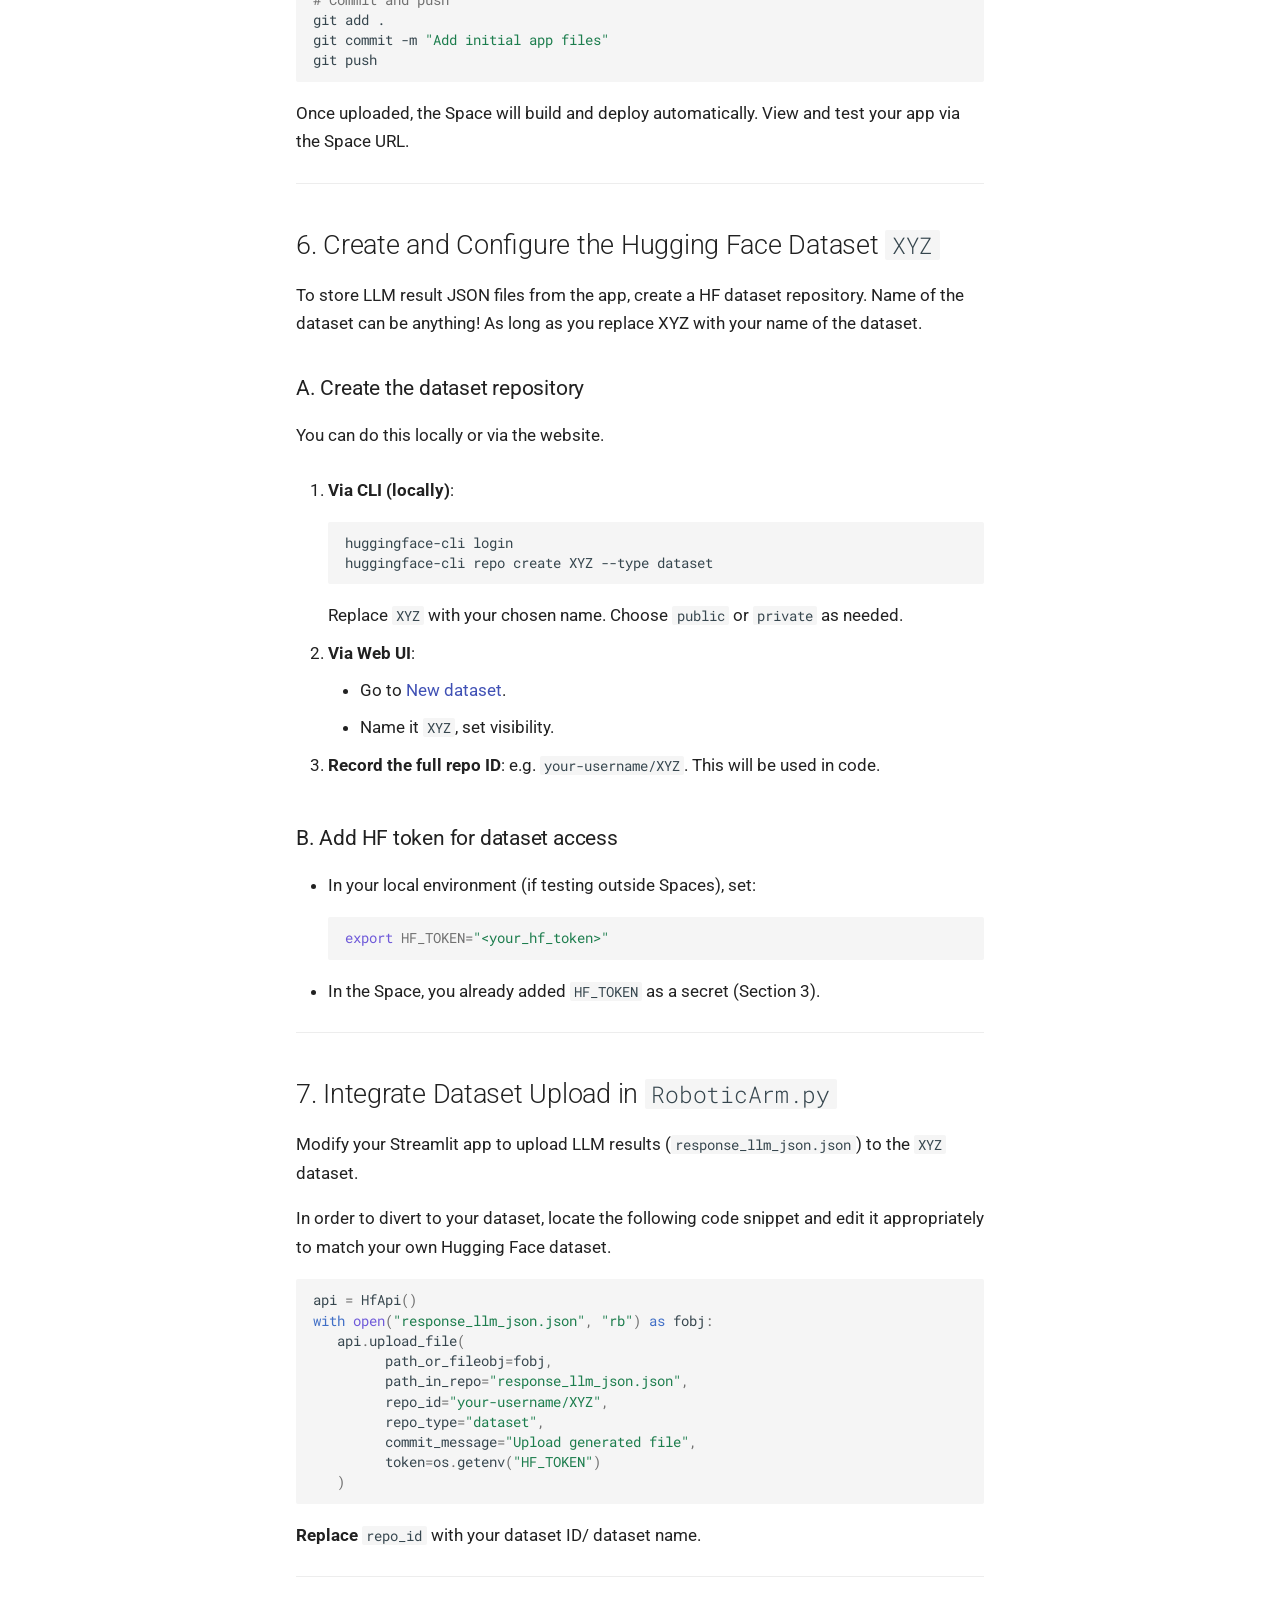
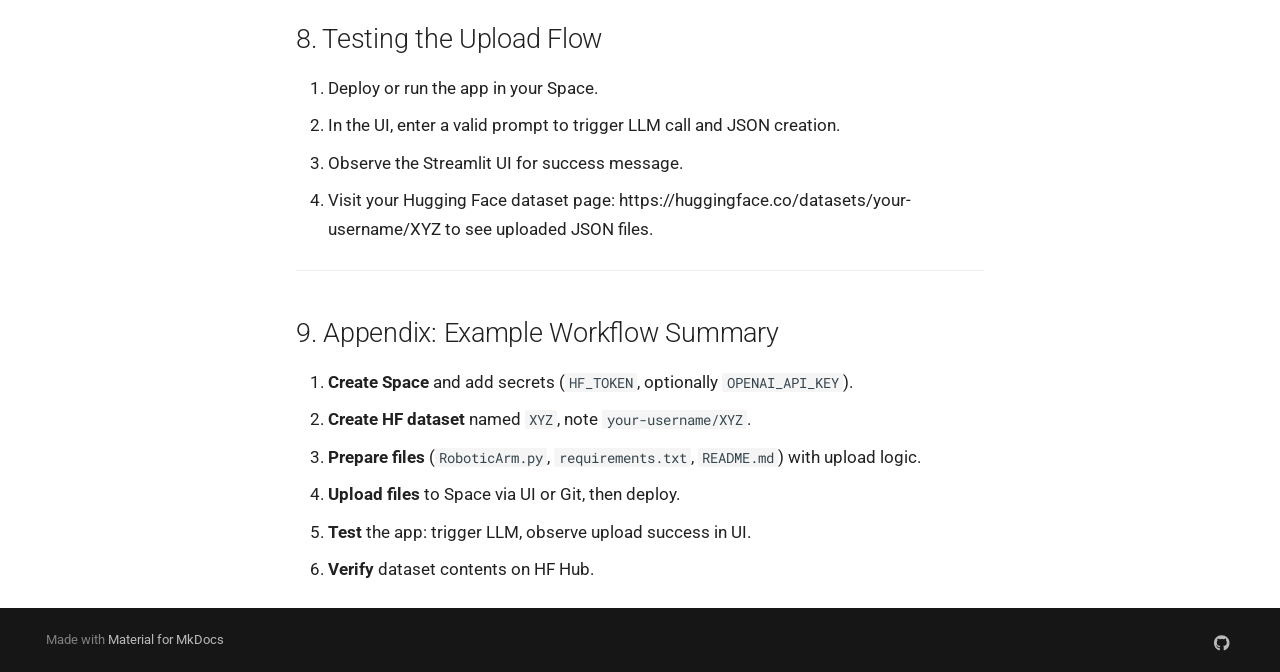
<file: installation/index.html>
<!doctype html>
<html lang="en" class="no-js">
  <head>
    
      <meta charset="utf-8">
      <meta name="viewport" content="width=device-width,initial-scale=1">
      
      
      
      
        <link rel="prev" href="../huggingface/">
      
      
        <link rel="next" href="../unity/">
      
      
      <link rel="icon" href="../assets/images/favicon.png">
      <meta name="generator" content="mkdocs-1.6.1, mkdocs-material-9.6.14">
    
    
      
        <title>Installation - eXRercise sub-project of the MASTER first Open Call (OC)</title>
      
    
    
      <link rel="stylesheet" href="../assets/stylesheets/main.342714a4.min.css">
      
        
        <link rel="stylesheet" href="../assets/stylesheets/palette.06af60db.min.css">
      
      


    
    
      
    
    
      
        
        
        <link rel="preconnect" href="https://fonts.gstatic.com" crossorigin>
        <link rel="stylesheet" href="https://fonts.googleapis.com/css?family=Roboto:300,300i,400,400i,700,700i%7CRoboto+Mono:400,400i,700,700i&display=fallback">
        <style>:root{--md-text-font:"Roboto";--md-code-font:"Roboto Mono"}</style>
      
    
    
      <link rel="stylesheet" href="../stylesheets/extra.css">
    
    <script>__md_scope=new URL("..",location),__md_hash=e=>[...e].reduce(((e,_)=>(e<<5)-e+_.charCodeAt(0)),0),__md_get=(e,_=localStorage,t=__md_scope)=>JSON.parse(_.getItem(t.pathname+"."+e)),__md_set=(e,_,t=localStorage,a=__md_scope)=>{try{t.setItem(a.pathname+"."+e,JSON.stringify(_))}catch(e){}}</script>
    
      

    
    
    
  </head>
  
  
    
    
      
    
    
    
    
    <body dir="ltr" data-md-color-scheme="default" data-md-color-primary="indigo" data-md-color-accent="indigo">
  
    
    <input class="md-toggle" data-md-toggle="drawer" type="checkbox" id="__drawer" autocomplete="off">
    <input class="md-toggle" data-md-toggle="search" type="checkbox" id="__search" autocomplete="off">
    <label class="md-overlay" for="__drawer"></label>
    <div data-md-component="skip">
      
        
        <a href="#robotic-arm-ai-advisor-installation-deployment-guide" class="md-skip">
          Skip to content
        </a>
      
    </div>
    <div data-md-component="announce">
      
    </div>
    
    
      

  

<header class="md-header md-header--shadow" data-md-component="header">
  <nav class="md-header__inner md-grid" aria-label="Header">
    <a href=".." title="eXRercise sub-project of the MASTER first Open Call (OC)" class="md-header__button md-logo" aria-label="eXRercise sub-project of the MASTER first Open Call (OC)" data-md-component="logo">
      
  <img src="../assets/images/logo.png" alt="logo">

    </a>
    <label class="md-header__button md-icon" for="__drawer">
      
      <svg xmlns="http://www.w3.org/2000/svg" viewBox="0 0 24 24"><path d="M3 6h18v2H3zm0 5h18v2H3zm0 5h18v2H3z"/></svg>
    </label>
    <div class="md-header__title" data-md-component="header-title">
      <div class="md-header__ellipsis">
        <div class="md-header__topic">
          <span class="md-ellipsis">
            eXRercise sub-project of the MASTER first Open Call (OC)
          </span>
        </div>
        <div class="md-header__topic" data-md-component="header-topic">
          <span class="md-ellipsis">
            
              Installation
            
          </span>
        </div>
      </div>
    </div>
    
      
        <form class="md-header__option" data-md-component="palette">
  
    
    
    
    <input class="md-option" data-md-color-media="" data-md-color-scheme="default" data-md-color-primary="indigo" data-md-color-accent="indigo"  aria-label="Switch to dark mode"  type="radio" name="__palette" id="__palette_0">
    
      <label class="md-header__button md-icon" title="Switch to dark mode" for="__palette_1" hidden>
        <svg xmlns="http://www.w3.org/2000/svg" viewBox="0 0 24 24"><path d="m17.75 4.09-2.53 1.94.91 3.06-2.63-1.81-2.63 1.81.91-3.06-2.53-1.94L12.44 4l1.06-3 1.06 3zm3.5 6.91-1.64 1.25.59 1.98-1.7-1.17-1.7 1.17.59-1.98L15.75 11l2.06-.05L18.5 9l.69 1.95zm-2.28 4.95c.83-.08 1.72 1.1 1.19 1.85-.32.45-.66.87-1.08 1.27C15.17 23 8.84 23 4.94 19.07c-3.91-3.9-3.91-10.24 0-14.14.4-.4.82-.76 1.27-1.08.75-.53 1.93.36 1.85 1.19-.27 2.86.69 5.83 2.89 8.02a9.96 9.96 0 0 0 8.02 2.89m-1.64 2.02a12.08 12.08 0 0 1-7.8-3.47c-2.17-2.19-3.33-5-3.49-7.82-2.81 3.14-2.7 7.96.31 10.98 3.02 3.01 7.84 3.12 10.98.31"/></svg>
      </label>
    
  
    
    
    
    <input class="md-option" data-md-color-media="" data-md-color-scheme="slate" data-md-color-primary="indigo" data-md-color-accent="indigo"  aria-label="Switch to light mode"  type="radio" name="__palette" id="__palette_1">
    
      <label class="md-header__button md-icon" title="Switch to light mode" for="__palette_0" hidden>
        <svg xmlns="http://www.w3.org/2000/svg" viewBox="0 0 24 24"><path d="M12 7a5 5 0 0 1 5 5 5 5 0 0 1-5 5 5 5 0 0 1-5-5 5 5 0 0 1 5-5m0 2a3 3 0 0 0-3 3 3 3 0 0 0 3 3 3 3 0 0 0 3-3 3 3 0 0 0-3-3m0-7 2.39 3.42C13.65 5.15 12.84 5 12 5s-1.65.15-2.39.42zM3.34 7l4.16-.35A7.2 7.2 0 0 0 5.94 8.5c-.44.74-.69 1.5-.83 2.29zm.02 10 1.76-3.77a7.131 7.131 0 0 0 2.38 4.14zM20.65 7l-1.77 3.79a7.02 7.02 0 0 0-2.38-4.15zm-.01 10-4.14.36c.59-.51 1.12-1.14 1.54-1.86.42-.73.69-1.5.83-2.29zM12 22l-2.41-3.44c.74.27 1.55.44 2.41.44.82 0 1.63-.17 2.37-.44z"/></svg>
      </label>
    
  
</form>
      
    
    
      <script>var palette=__md_get("__palette");if(palette&&palette.color){if("(prefers-color-scheme)"===palette.color.media){var media=matchMedia("(prefers-color-scheme: light)"),input=document.querySelector(media.matches?"[data-md-color-media='(prefers-color-scheme: light)']":"[data-md-color-media='(prefers-color-scheme: dark)']");palette.color.media=input.getAttribute("data-md-color-media"),palette.color.scheme=input.getAttribute("data-md-color-scheme"),palette.color.primary=input.getAttribute("data-md-color-primary"),palette.color.accent=input.getAttribute("data-md-color-accent")}for(var[key,value]of Object.entries(palette.color))document.body.setAttribute("data-md-color-"+key,value)}</script>
    
    
    
      
      
        <label class="md-header__button md-icon" for="__search">
          
          <svg xmlns="http://www.w3.org/2000/svg" viewBox="0 0 24 24"><path d="M9.5 3A6.5 6.5 0 0 1 16 9.5c0 1.61-.59 3.09-1.56 4.23l.27.27h.79l5 5-1.5 1.5-5-5v-.79l-.27-.27A6.52 6.52 0 0 1 9.5 16 6.5 6.5 0 0 1 3 9.5 6.5 6.5 0 0 1 9.5 3m0 2C7 5 5 7 5 9.5S7 14 9.5 14 14 12 14 9.5 12 5 9.5 5"/></svg>
        </label>
        <div class="md-search" data-md-component="search" role="dialog">
  <label class="md-search__overlay" for="__search"></label>
  <div class="md-search__inner" role="search">
    <form class="md-search__form" name="search">
      <input type="text" class="md-search__input" name="query" aria-label="Search" placeholder="Search" autocapitalize="off" autocorrect="off" autocomplete="off" spellcheck="false" data-md-component="search-query" required>
      <label class="md-search__icon md-icon" for="__search">
        
        <svg xmlns="http://www.w3.org/2000/svg" viewBox="0 0 24 24"><path d="M9.5 3A6.5 6.5 0 0 1 16 9.5c0 1.61-.59 3.09-1.56 4.23l.27.27h.79l5 5-1.5 1.5-5-5v-.79l-.27-.27A6.52 6.52 0 0 1 9.5 16 6.5 6.5 0 0 1 3 9.5 6.5 6.5 0 0 1 9.5 3m0 2C7 5 5 7 5 9.5S7 14 9.5 14 14 12 14 9.5 12 5 9.5 5"/></svg>
        
        <svg xmlns="http://www.w3.org/2000/svg" viewBox="0 0 24 24"><path d="M20 11v2H8l5.5 5.5-1.42 1.42L4.16 12l7.92-7.92L13.5 5.5 8 11z"/></svg>
      </label>
      <nav class="md-search__options" aria-label="Search">
        
        <button type="reset" class="md-search__icon md-icon" title="Clear" aria-label="Clear" tabindex="-1">
          
          <svg xmlns="http://www.w3.org/2000/svg" viewBox="0 0 24 24"><path d="M19 6.41 17.59 5 12 10.59 6.41 5 5 6.41 10.59 12 5 17.59 6.41 19 12 13.41 17.59 19 19 17.59 13.41 12z"/></svg>
        </button>
      </nav>
      
    </form>
    <div class="md-search__output">
      <div class="md-search__scrollwrap" tabindex="0" data-md-scrollfix>
        <div class="md-search-result" data-md-component="search-result">
          <div class="md-search-result__meta">
            Initializing search
          </div>
          <ol class="md-search-result__list" role="presentation"></ol>
        </div>
      </div>
    </div>
  </div>
</div>
      
    
    
  </nav>
  
</header>
    
    <div class="md-container" data-md-component="container">
      
      
        
          
        
      
      <main class="md-main" data-md-component="main">
        <div class="md-main__inner md-grid">
          
            
              
              <div class="md-sidebar md-sidebar--primary" data-md-component="sidebar" data-md-type="navigation" >
                <div class="md-sidebar__scrollwrap">
                  <div class="md-sidebar__inner">
                    



<nav class="md-nav md-nav--primary" aria-label="Navigation" data-md-level="0">
  <label class="md-nav__title" for="__drawer">
    <a href=".." title="eXRercise sub-project of the MASTER first Open Call (OC)" class="md-nav__button md-logo" aria-label="eXRercise sub-project of the MASTER first Open Call (OC)" data-md-component="logo">
      
  <img src="../assets/images/logo.png" alt="logo">

    </a>
    eXRercise sub-project of the MASTER first Open Call (OC)
  </label>
  
  <ul class="md-nav__list" data-md-scrollfix>
    
      
      
  
  
  
  
    <li class="md-nav__item">
      <a href=".." class="md-nav__link">
        
  
  
  <span class="md-ellipsis">
    Introduction
    
  </span>
  

      </a>
    </li>
  

    
      
      
  
  
  
  
    <li class="md-nav__item">
      <a href="../huggingface/" class="md-nav__link">
        
  
  
  <span class="md-ellipsis">
    Hugging Face
    
  </span>
  

      </a>
    </li>
  

    
      
      
  
  
    
  
  
  
    <li class="md-nav__item md-nav__item--active">
      
      <input class="md-nav__toggle md-toggle" type="checkbox" id="__toc">
      
      
        
      
      
        <label class="md-nav__link md-nav__link--active" for="__toc">
          
  
  
  <span class="md-ellipsis">
    Installation
    
  </span>
  

          <span class="md-nav__icon md-icon"></span>
        </label>
      
      <a href="./" class="md-nav__link md-nav__link--active">
        
  
  
  <span class="md-ellipsis">
    Installation
    
  </span>
  

      </a>
      
        

<nav class="md-nav md-nav--secondary" aria-label="Table of contents">
  
  
  
    
  
  
    <label class="md-nav__title" for="__toc">
      <span class="md-nav__icon md-icon"></span>
      Table of contents
    </label>
    <ul class="md-nav__list" data-md-component="toc" data-md-scrollfix>
      
        <li class="md-nav__item">
  <a href="#1-prerequisites" class="md-nav__link">
    <span class="md-ellipsis">
      1. Prerequisites
    </span>
  </a>
  
</li>
      
        <li class="md-nav__item">
  <a href="#2-create-a-hugging-face-space" class="md-nav__link">
    <span class="md-ellipsis">
      2. Create a Hugging Face Space
    </span>
  </a>
  
</li>
      
        <li class="md-nav__item">
  <a href="#3-create-and-add-access-tokens" class="md-nav__link">
    <span class="md-ellipsis">
      3. Create and Add Access Tokens
    </span>
  </a>
  
    <nav class="md-nav" aria-label="3. Create and Add Access Tokens">
      <ul class="md-nav__list">
        
          <li class="md-nav__item">
  <a href="#a-create-hugging-face-token-hf_token" class="md-nav__link">
    <span class="md-ellipsis">
      A. Create Hugging Face Token (HF_TOKEN)
    </span>
  </a>
  
</li>
        
          <li class="md-nav__item">
  <a href="#b-add-hugging-face-token-to-space" class="md-nav__link">
    <span class="md-ellipsis">
      B. Add Hugging Face Token to Space
    </span>
  </a>
  
</li>
        
          <li class="md-nav__item">
  <a href="#c-optional-add-openai-token" class="md-nav__link">
    <span class="md-ellipsis">
      C. (Optional) Add OpenAI Token
    </span>
  </a>
  
</li>
        
      </ul>
    </nav>
  
</li>
      
        <li class="md-nav__item">
  <a href="#4-prepare-and-upload-your-files" class="md-nav__link">
    <span class="md-ellipsis">
      4. Prepare and Upload Your Files
    </span>
  </a>
  
    <nav class="md-nav" aria-label="4. Prepare and Upload Your Files">
      <ul class="md-nav__list">
        
          <li class="md-nav__item">
  <a href="#roboticarmpy" class="md-nav__link">
    <span class="md-ellipsis">
      RoboticArm.py
    </span>
  </a>
  
</li>
        
          <li class="md-nav__item">
  <a href="#requirementstxt" class="md-nav__link">
    <span class="md-ellipsis">
      requirements.txt
    </span>
  </a>
  
</li>
        
          <li class="md-nav__item">
  <a href="#readmemd" class="md-nav__link">
    <span class="md-ellipsis">
      README.md
    </span>
  </a>
  
</li>
        
      </ul>
    </nav>
  
</li>
      
        <li class="md-nav__item">
  <a href="#5-upload-and-deploy" class="md-nav__link">
    <span class="md-ellipsis">
      5. Upload and Deploy
    </span>
  </a>
  
    <nav class="md-nav" aria-label="5. Upload and Deploy">
      <ul class="md-nav__list">
        
          <li class="md-nav__item">
  <a href="#option-a-upload-through-web-ui" class="md-nav__link">
    <span class="md-ellipsis">
      Option A: Upload through Web UI
    </span>
  </a>
  
</li>
        
          <li class="md-nav__item">
  <a href="#option-b-upload-via-git" class="md-nav__link">
    <span class="md-ellipsis">
      Option B: Upload via Git
    </span>
  </a>
  
</li>
        
      </ul>
    </nav>
  
</li>
      
        <li class="md-nav__item">
  <a href="#6-create-and-configure-the-hugging-face-dataset-xyz" class="md-nav__link">
    <span class="md-ellipsis">
      6. Create and Configure the Hugging Face Dataset XYZ
    </span>
  </a>
  
    <nav class="md-nav" aria-label="6. Create and Configure the Hugging Face Dataset XYZ">
      <ul class="md-nav__list">
        
          <li class="md-nav__item">
  <a href="#a-create-the-dataset-repository" class="md-nav__link">
    <span class="md-ellipsis">
      A. Create the dataset repository
    </span>
  </a>
  
</li>
        
          <li class="md-nav__item">
  <a href="#b-add-hf-token-for-dataset-access" class="md-nav__link">
    <span class="md-ellipsis">
      B. Add HF token for dataset access
    </span>
  </a>
  
</li>
        
      </ul>
    </nav>
  
</li>
      
        <li class="md-nav__item">
  <a href="#7-integrate-dataset-upload-in-roboticarmpy" class="md-nav__link">
    <span class="md-ellipsis">
      7. Integrate Dataset Upload in RoboticArm.py
    </span>
  </a>
  
</li>
      
        <li class="md-nav__item">
  <a href="#8-testing-the-upload-flow" class="md-nav__link">
    <span class="md-ellipsis">
      8. Testing the Upload Flow
    </span>
  </a>
  
</li>
      
        <li class="md-nav__item">
  <a href="#9-appendix-example-workflow-summary" class="md-nav__link">
    <span class="md-ellipsis">
      9. Appendix: Example Workflow Summary
    </span>
  </a>
  
</li>
      
    </ul>
  
</nav>
      
    </li>
  

    
      
      
  
  
  
  
    <li class="md-nav__item">
      <a href="../unity/" class="md-nav__link">
        
  
  
  <span class="md-ellipsis">
    Unity DLL
    
  </span>
  

      </a>
    </li>
  

    
  </ul>
</nav>
                  </div>
                </div>
              </div>
            
            
              
              <div class="md-sidebar md-sidebar--secondary" data-md-component="sidebar" data-md-type="toc" >
                <div class="md-sidebar__scrollwrap">
                  <div class="md-sidebar__inner">
                    

<nav class="md-nav md-nav--secondary" aria-label="Table of contents">
  
  
  
    
  
  
    <label class="md-nav__title" for="__toc">
      <span class="md-nav__icon md-icon"></span>
      Table of contents
    </label>
    <ul class="md-nav__list" data-md-component="toc" data-md-scrollfix>
      
        <li class="md-nav__item">
  <a href="#1-prerequisites" class="md-nav__link">
    <span class="md-ellipsis">
      1. Prerequisites
    </span>
  </a>
  
</li>
      
        <li class="md-nav__item">
  <a href="#2-create-a-hugging-face-space" class="md-nav__link">
    <span class="md-ellipsis">
      2. Create a Hugging Face Space
    </span>
  </a>
  
</li>
      
        <li class="md-nav__item">
  <a href="#3-create-and-add-access-tokens" class="md-nav__link">
    <span class="md-ellipsis">
      3. Create and Add Access Tokens
    </span>
  </a>
  
    <nav class="md-nav" aria-label="3. Create and Add Access Tokens">
      <ul class="md-nav__list">
        
          <li class="md-nav__item">
  <a href="#a-create-hugging-face-token-hf_token" class="md-nav__link">
    <span class="md-ellipsis">
      A. Create Hugging Face Token (HF_TOKEN)
    </span>
  </a>
  
</li>
        
          <li class="md-nav__item">
  <a href="#b-add-hugging-face-token-to-space" class="md-nav__link">
    <span class="md-ellipsis">
      B. Add Hugging Face Token to Space
    </span>
  </a>
  
</li>
        
          <li class="md-nav__item">
  <a href="#c-optional-add-openai-token" class="md-nav__link">
    <span class="md-ellipsis">
      C. (Optional) Add OpenAI Token
    </span>
  </a>
  
</li>
        
      </ul>
    </nav>
  
</li>
      
        <li class="md-nav__item">
  <a href="#4-prepare-and-upload-your-files" class="md-nav__link">
    <span class="md-ellipsis">
      4. Prepare and Upload Your Files
    </span>
  </a>
  
    <nav class="md-nav" aria-label="4. Prepare and Upload Your Files">
      <ul class="md-nav__list">
        
          <li class="md-nav__item">
  <a href="#roboticarmpy" class="md-nav__link">
    <span class="md-ellipsis">
      RoboticArm.py
    </span>
  </a>
  
</li>
        
          <li class="md-nav__item">
  <a href="#requirementstxt" class="md-nav__link">
    <span class="md-ellipsis">
      requirements.txt
    </span>
  </a>
  
</li>
        
          <li class="md-nav__item">
  <a href="#readmemd" class="md-nav__link">
    <span class="md-ellipsis">
      README.md
    </span>
  </a>
  
</li>
        
      </ul>
    </nav>
  
</li>
      
        <li class="md-nav__item">
  <a href="#5-upload-and-deploy" class="md-nav__link">
    <span class="md-ellipsis">
      5. Upload and Deploy
    </span>
  </a>
  
    <nav class="md-nav" aria-label="5. Upload and Deploy">
      <ul class="md-nav__list">
        
          <li class="md-nav__item">
  <a href="#option-a-upload-through-web-ui" class="md-nav__link">
    <span class="md-ellipsis">
      Option A: Upload through Web UI
    </span>
  </a>
  
</li>
        
          <li class="md-nav__item">
  <a href="#option-b-upload-via-git" class="md-nav__link">
    <span class="md-ellipsis">
      Option B: Upload via Git
    </span>
  </a>
  
</li>
        
      </ul>
    </nav>
  
</li>
      
        <li class="md-nav__item">
  <a href="#6-create-and-configure-the-hugging-face-dataset-xyz" class="md-nav__link">
    <span class="md-ellipsis">
      6. Create and Configure the Hugging Face Dataset XYZ
    </span>
  </a>
  
    <nav class="md-nav" aria-label="6. Create and Configure the Hugging Face Dataset XYZ">
      <ul class="md-nav__list">
        
          <li class="md-nav__item">
  <a href="#a-create-the-dataset-repository" class="md-nav__link">
    <span class="md-ellipsis">
      A. Create the dataset repository
    </span>
  </a>
  
</li>
        
          <li class="md-nav__item">
  <a href="#b-add-hf-token-for-dataset-access" class="md-nav__link">
    <span class="md-ellipsis">
      B. Add HF token for dataset access
    </span>
  </a>
  
</li>
        
      </ul>
    </nav>
  
</li>
      
        <li class="md-nav__item">
  <a href="#7-integrate-dataset-upload-in-roboticarmpy" class="md-nav__link">
    <span class="md-ellipsis">
      7. Integrate Dataset Upload in RoboticArm.py
    </span>
  </a>
  
</li>
      
        <li class="md-nav__item">
  <a href="#8-testing-the-upload-flow" class="md-nav__link">
    <span class="md-ellipsis">
      8. Testing the Upload Flow
    </span>
  </a>
  
</li>
      
        <li class="md-nav__item">
  <a href="#9-appendix-example-workflow-summary" class="md-nav__link">
    <span class="md-ellipsis">
      9. Appendix: Example Workflow Summary
    </span>
  </a>
  
</li>
      
    </ul>
  
</nav>
                  </div>
                </div>
              </div>
            
          
          
            <div class="md-content" data-md-component="content">
              <article class="md-content__inner md-typeset">
                
                  



<h1 id="robotic-arm-ai-advisor-installation-deployment-guide">Robotic Arm &amp; AI Advisor Installation &amp; Deployment Guide<a class="headerlink" href="#robotic-arm-ai-advisor-installation-deployment-guide" title="Permanent link">&para;</a></h1>
<p>This guide walks you through deploying the <strong>Robotic Arm &amp; AI Advisor</strong> Streamlit app to a Hugging Face Space and configuring a Hugging Face dataset <code>XYZ</code> for storing LLM result JSON files.</p>
<hr />
<h2 id="1-prerequisites">1. Prerequisites<a class="headerlink" href="#1-prerequisites" title="Permanent link">&para;</a></h2>
<p>Make sure you have:</p>
<ul>
<li>A <a href="https://huggingface.co/join">Hugging Face account</a></li>
<li><code>git</code> installed on your machine</li>
<li><code>Python &gt;= 3.11</code> installed</li>
<li>A valid Hugging Face token (<code>HF_TOKEN</code>) with write permissions</li>
<li>(Optional) An OpenAI API key (<code>OPENAI_API_KEY</code>) if using OpenAI models</li>
</ul>
<hr />
<h2 id="2-create-a-hugging-face-space">2. Create a Hugging Face Space<a class="headerlink" href="#2-create-a-hugging-face-space" title="Permanent link">&para;</a></h2>
<ol>
<li>Go to <a href="https://huggingface.co/new-space">Create a New Space</a>.</li>
<li>Fill in:<ul>
<li><strong>SDK</strong>: <code>Streamlit</code></li>
<li><strong>Space Name</strong>: e.g., <code>robotic-arm-selector</code></li>
<li><strong>License</strong>: Select one appropriate</li>
<li><strong>Visibility</strong>: <code>Public</code> or <code>Private</code></li>
</ul>
</li>
<li>Click <strong>Create Space</strong>.</li>
</ol>
<hr />
<h2 id="3-create-and-add-access-tokens">3. Create and Add Access Tokens<a class="headerlink" href="#3-create-and-add-access-tokens" title="Permanent link">&para;</a></h2>
<h3 id="a-create-hugging-face-token-hf_token">A. Create Hugging Face Token (<code>HF_TOKEN</code>)<a class="headerlink" href="#a-create-hugging-face-token-hf_token" title="Permanent link">&para;</a></h3>
<ol>
<li>Visit <a href="https://huggingface.co/settings/tokens">Hugging Face Tokens</a>.</li>
<li>Click <strong>New token</strong>, name it <code>HF_TOKEN</code>, set permissions to <strong>Write</strong>.</li>
<li>Copy the generated token securely.</li>
</ol>
<h3 id="b-add-hugging-face-token-to-space">B. Add Hugging Face Token to Space<a class="headerlink" href="#b-add-hugging-face-token-to-space" title="Permanent link">&para;</a></h3>
<ol>
<li>In your Space, go to <strong>Settings &gt; Secrets</strong>.</li>
<li>Add a new secret:</li>
<li><strong>Name</strong>: <code>HF_TOKEN</code></li>
<li><strong>Value</strong>: your copied token</li>
</ol>
<h3 id="c-optional-add-openai-token">C. (Optional) Add OpenAI Token<a class="headerlink" href="#c-optional-add-openai-token" title="Permanent link">&para;</a></h3>
<p>If using OpenAI models (<code>gpt-4o</code>, etc.), add:</p>
<ul>
<li><strong>Name</strong>: <code>OPENAI_API_KEY</code></li>
<li><strong>Value</strong>: your OpenAI API key</li>
</ul>
<hr />
<h2 id="4-prepare-and-upload-your-files">4. Prepare and Upload Your Files<a class="headerlink" href="#4-prepare-and-upload-your-files" title="Permanent link">&para;</a></h2>
<p>You need these files in your Space repository:</p>
<h3 id="roboticarmpy"><code>RoboticArm.py</code><a class="headerlink" href="#roboticarmpy" title="Permanent link">&para;</a></h3>
<p>Your main Streamlit app. Ensure it includes code for uploading LLM result JSON to a Hugging Face dataset (see Section 7). <a href="https://github.com/noesishubpc/master-eXercise/blob/main/RoboticArm.py">See source content</a></p>
<h3 id="requirementstxt"><code>requirements.txt</code><a class="headerlink" href="#requirementstxt" title="Permanent link">&para;</a></h3>
<p>List dependencies:
<div class="highlight"><pre><span></span><code>streamlit
huggingface_hub&gt;=0.31.4
sentence-transformers
openai
pydantic
requests
</code></pre></div></p>
<h3 id="readmemd"><code>README.md</code><a class="headerlink" href="#readmemd" title="Permanent link">&para;</a></h3>
<p>Configure your Space:
<div class="highlight"><pre><span></span><code><span class="nt">title</span><span class="p">:</span><span class="w"> </span><span class="l l-Scalar l-Scalar-Plain">RoboticArm</span>
<span class="nt">sdk</span><span class="p">:</span><span class="w"> </span><span class="l l-Scalar l-Scalar-Plain">streamlit</span>
<span class="nt">emoji</span><span class="p">:</span><span class="w"> </span><span class="l l-Scalar l-Scalar-Plain">(see file to render)</span>
<span class="nt">colorFrom</span><span class="p">:</span><span class="w"> </span><span class="l l-Scalar l-Scalar-Plain">pink</span>
<span class="nt">colorTo</span><span class="p">:</span><span class="w"> </span><span class="l l-Scalar l-Scalar-Plain">indigo</span>
<span class="nt">sdk_version</span><span class="p">:</span><span class="w"> </span><span class="l l-Scalar l-Scalar-Plain">1.44.1</span>
<span class="nt">app_file</span><span class="p">:</span><span class="w"> </span><span class="l l-Scalar l-Scalar-Plain">RoboticArm.py</span>
<span class="nt">pinned</span><span class="p">:</span><span class="w"> </span><span class="l l-Scalar l-Scalar-Plain">false</span>
<span class="nt">python_version</span><span class="p">:</span><span class="w"> </span><span class="s">&#39;3.11&#39;</span>
</code></pre></div></p>
<hr />
<h2 id="5-upload-and-deploy">5. Upload and Deploy<a class="headerlink" href="#5-upload-and-deploy" title="Permanent link">&para;</a></h2>
<h3 id="option-a-upload-through-web-ui">Option A: Upload through Web UI<a class="headerlink" href="#option-a-upload-through-web-ui" title="Permanent link">&para;</a></h3>
<ol>
<li>In your Space, go to <strong>Files and versions</strong>.</li>
<li>Click <strong>Add file &gt; Upload files</strong>.</li>
<li>Upload <code>RoboticArm.py</code>, <code>README.md</code>, and <code>requirements.txt</code>.</li>
</ol>
<h3 id="option-b-upload-via-git">Option B: Upload via Git<a class="headerlink" href="#option-b-upload-via-git" title="Permanent link">&para;</a></h3>
<div class="highlight"><pre><span></span><code><span class="c1"># Clone your space</span>
git<span class="w"> </span>clone<span class="w"> </span>https://huggingface.co/spaces/&lt;your-username&gt;/robotic-arm-selector
<span class="nb">cd</span><span class="w"> </span>robotic-arm-selector

<span class="c1"># Add your files</span>
cp<span class="w"> </span>/path/to/RoboticArm.py<span class="w"> </span>.
cp<span class="w"> </span>/path/to/README.md<span class="w"> </span>.
cp<span class="w"> </span>/path/to/requirements.txt<span class="w"> </span>.

<span class="c1"># Commit and push</span>
git<span class="w"> </span>add<span class="w"> </span>.
git<span class="w"> </span>commit<span class="w"> </span>-m<span class="w"> </span><span class="s2">&quot;Add initial app files&quot;</span>
git<span class="w"> </span>push
</code></pre></div>
<p>Once uploaded, the Space will build and deploy automatically. View and test your app via the Space URL.</p>
<hr />
<h2 id="6-create-and-configure-the-hugging-face-dataset-xyz">6. Create and Configure the Hugging Face Dataset <code>XYZ</code><a class="headerlink" href="#6-create-and-configure-the-hugging-face-dataset-xyz" title="Permanent link">&para;</a></h2>
<p>To store LLM result JSON files from the app, create a HF dataset repository. Name of the dataset can be anything! As long as you replace XYZ with your name of the dataset.</p>
<h3 id="a-create-the-dataset-repository">A. Create the dataset repository<a class="headerlink" href="#a-create-the-dataset-repository" title="Permanent link">&para;</a></h3>
<p>You can do this locally or via the website.</p>
<ol>
<li>
<p><strong>Via CLI (locally)</strong>:
   <div class="highlight"><pre><span></span><code>huggingface-cli<span class="w"> </span>login
huggingface-cli<span class="w"> </span>repo<span class="w"> </span>create<span class="w"> </span>XYZ<span class="w"> </span>--type<span class="w"> </span>dataset
</code></pre></div>
   Replace <code>XYZ</code> with your chosen name. Choose <code>public</code> or <code>private</code> as needed.</p>
</li>
<li>
<p><strong>Via Web UI</strong>:</p>
<ul>
<li>Go to <a href="https://huggingface.co/new-dataset">New dataset</a>.</li>
<li>Name it <code>XYZ</code>, set visibility.</li>
</ul>
</li>
<li>
<p><strong>Record the full repo ID</strong>: e.g. <code>your-username/XYZ</code>. This will be used in code.</p>
</li>
</ol>
<h3 id="b-add-hf-token-for-dataset-access">B. Add HF token for dataset access<a class="headerlink" href="#b-add-hf-token-for-dataset-access" title="Permanent link">&para;</a></h3>
<ul>
<li>In your local environment (if testing outside Spaces), set:
  <div class="highlight"><pre><span></span><code><span class="nb">export</span><span class="w"> </span><span class="nv">HF_TOKEN</span><span class="o">=</span><span class="s2">&quot;&lt;your_hf_token&gt;&quot;</span>
</code></pre></div></li>
<li>In the Space, you already added <code>HF_TOKEN</code> as a secret (Section 3).</li>
</ul>
<hr />
<h2 id="7-integrate-dataset-upload-in-roboticarmpy">7. Integrate Dataset Upload in <code>RoboticArm.py</code><a class="headerlink" href="#7-integrate-dataset-upload-in-roboticarmpy" title="Permanent link">&para;</a></h2>
<p>Modify your Streamlit app to upload LLM results (<code>response_llm_json.json</code>) to the <code>XYZ</code> dataset.</p>
<p>In order to divert to your dataset, locate the following code snippet and edit it appropriately to match your own Hugging Face dataset.</p>
<div class="highlight"><pre><span></span><code><span class="n">api</span> <span class="o">=</span> <span class="n">HfApi</span><span class="p">()</span>
<span class="k">with</span> <span class="nb">open</span><span class="p">(</span><span class="s2">&quot;response_llm_json.json&quot;</span><span class="p">,</span> <span class="s2">&quot;rb&quot;</span><span class="p">)</span> <span class="k">as</span> <span class="n">fobj</span><span class="p">:</span>
   <span class="n">api</span><span class="o">.</span><span class="n">upload_file</span><span class="p">(</span>
         <span class="n">path_or_fileobj</span><span class="o">=</span><span class="n">fobj</span><span class="p">,</span>
         <span class="n">path_in_repo</span><span class="o">=</span><span class="s2">&quot;response_llm_json.json&quot;</span><span class="p">,</span>
         <span class="n">repo_id</span><span class="o">=</span><span class="s2">&quot;your-username/XYZ&quot;</span><span class="p">,</span>
         <span class="n">repo_type</span><span class="o">=</span><span class="s2">&quot;dataset&quot;</span><span class="p">,</span>
         <span class="n">commit_message</span><span class="o">=</span><span class="s2">&quot;Upload generated file&quot;</span><span class="p">,</span>
         <span class="n">token</span><span class="o">=</span><span class="n">os</span><span class="o">.</span><span class="n">getenv</span><span class="p">(</span><span class="s2">&quot;HF_TOKEN&quot;</span><span class="p">)</span>
   <span class="p">)</span>
</code></pre></div>
<p><strong>Replace</strong> <code>repo_id</code> with your dataset ID/ dataset name.</p>
<hr />
<h2 id="8-testing-the-upload-flow">8. Testing the Upload Flow<a class="headerlink" href="#8-testing-the-upload-flow" title="Permanent link">&para;</a></h2>
<ol>
<li>Deploy or run the app in your Space.</li>
<li>In the UI, enter a valid prompt to trigger LLM call and JSON creation.</li>
<li>Observe the Streamlit UI for success message.</li>
<li>Visit your Hugging Face dataset page: https://huggingface.co/datasets/your-username/XYZ to see uploaded JSON files.</li>
</ol>
<hr />
<h2 id="9-appendix-example-workflow-summary">9. Appendix: Example Workflow Summary<a class="headerlink" href="#9-appendix-example-workflow-summary" title="Permanent link">&para;</a></h2>
<ol>
<li><strong>Create Space</strong> and add secrets (<code>HF_TOKEN</code>, optionally <code>OPENAI_API_KEY</code>).</li>
<li><strong>Create HF dataset</strong> named <code>XYZ</code>, note <code>your-username/XYZ</code>.</li>
<li><strong>Prepare files</strong> (<code>RoboticArm.py</code>, <code>requirements.txt</code>, <code>README.md</code>) with upload logic.</li>
<li><strong>Upload files</strong> to Space via UI or Git, then deploy.</li>
<li><strong>Test</strong> the app: trigger LLM, observe upload success in UI.</li>
<li><strong>Verify</strong> dataset contents on HF Hub.</li>
</ol>












                
              </article>
            </div>
          
          
<script>var target=document.getElementById(location.hash.slice(1));target&&target.name&&(target.checked=target.name.startsWith("__tabbed_"))</script>
        </div>
        
          <button type="button" class="md-top md-icon" data-md-component="top" hidden>
  
  <svg xmlns="http://www.w3.org/2000/svg" viewBox="0 0 24 24"><path d="M13 20h-2V8l-5.5 5.5-1.42-1.42L12 4.16l7.92 7.92-1.42 1.42L13 8z"/></svg>
  Back to top
</button>
        
      </main>
      
        <footer class="md-footer">
  
  <div class="md-footer-meta md-typeset">
    <div class="md-footer-meta__inner md-grid">
      <div class="md-copyright">
  
  
    Made with
    <a href="https://squidfunk.github.io/mkdocs-material/" target="_blank" rel="noopener">
      Material for MkDocs
    </a>
  
</div>
      
        <div class="md-social">
  
    
    
    
    
      
      
    
    <a href="https://github.com/noesishubpc/master-eXercise" target="_blank" rel="noopener" title="github.com" class="md-social__link">
      <svg xmlns="http://www.w3.org/2000/svg" viewBox="0 0 496 512"><!--! Font Awesome Free 6.7.2 by @fontawesome - https://fontawesome.com License - https://fontawesome.com/license/free (Icons: CC BY 4.0, Fonts: SIL OFL 1.1, Code: MIT License) Copyright 2024 Fonticons, Inc.--><path d="M165.9 397.4c0 2-2.3 3.6-5.2 3.6-3.3.3-5.6-1.3-5.6-3.6 0-2 2.3-3.6 5.2-3.6 3-.3 5.6 1.3 5.6 3.6m-31.1-4.5c-.7 2 1.3 4.3 4.3 4.9 2.6 1 5.6 0 6.2-2s-1.3-4.3-4.3-5.2c-2.6-.7-5.5.3-6.2 2.3m44.2-1.7c-2.9.7-4.9 2.6-4.6 4.9.3 2 2.9 3.3 5.9 2.6 2.9-.7 4.9-2.6 4.6-4.6-.3-1.9-3-3.2-5.9-2.9M244.8 8C106.1 8 0 113.3 0 252c0 110.9 69.8 205.8 169.5 239.2 12.8 2.3 17.3-5.6 17.3-12.1 0-6.2-.3-40.4-.3-61.4 0 0-70 15-84.7-29.8 0 0-11.4-29.1-27.8-36.6 0 0-22.9-15.7 1.6-15.4 0 0 24.9 2 38.6 25.8 21.9 38.6 58.6 27.5 72.9 20.9 2.3-16 8.8-27.1 16-33.7-55.9-6.2-112.3-14.3-112.3-110.5 0-27.5 7.6-41.3 23.6-58.9-2.6-6.5-11.1-33.3 2.6-67.9 20.9-6.5 69 27 69 27 20-5.6 41.5-8.5 62.8-8.5s42.8 2.9 62.8 8.5c0 0 48.1-33.6 69-27 13.7 34.7 5.2 61.4 2.6 67.9 16 17.7 25.8 31.5 25.8 58.9 0 96.5-58.9 104.2-114.8 110.5 9.2 7.9 17 22.9 17 46.4 0 33.7-.3 75.4-.3 83.6 0 6.5 4.6 14.4 17.3 12.1C428.2 457.8 496 362.9 496 252 496 113.3 383.5 8 244.8 8M97.2 352.9c-1.3 1-1 3.3.7 5.2 1.6 1.6 3.9 2.3 5.2 1 1.3-1 1-3.3-.7-5.2-1.6-1.6-3.9-2.3-5.2-1m-10.8-8.1c-.7 1.3.3 2.9 2.3 3.9 1.6 1 3.6.7 4.3-.7.7-1.3-.3-2.9-2.3-3.9-2-.6-3.6-.3-4.3.7m32.4 35.6c-1.6 1.3-1 4.3 1.3 6.2 2.3 2.3 5.2 2.6 6.5 1 1.3-1.3.7-4.3-1.3-6.2-2.2-2.3-5.2-2.6-6.5-1m-11.4-14.7c-1.6 1-1.6 3.6 0 5.9s4.3 3.3 5.6 2.3c1.6-1.3 1.6-3.9 0-6.2-1.4-2.3-4-3.3-5.6-2"/></svg>
    </a>
  
</div>
      
    </div>
  </div>
</footer>
      
    </div>
    <div class="md-dialog" data-md-component="dialog">
      <div class="md-dialog__inner md-typeset"></div>
    </div>
    
    
    
      
      <script id="__config" type="application/json">{"base": "..", "features": ["navigation.top", "navigation.instant", "header.autohide", "toc.follow"], "search": "../assets/javascripts/workers/search.d50fe291.min.js", "tags": null, "translations": {"clipboard.copied": "Copied to clipboard", "clipboard.copy": "Copy to clipboard", "search.result.more.one": "1 more on this page", "search.result.more.other": "# more on this page", "search.result.none": "No matching documents", "search.result.one": "1 matching document", "search.result.other": "# matching documents", "search.result.placeholder": "Type to start searching", "search.result.term.missing": "Missing", "select.version": "Select version"}, "version": null}</script>
    
    
      <script src="../assets/javascripts/bundle.13a4f30d.min.js"></script>
      
    
  </body>
</html>
</file>
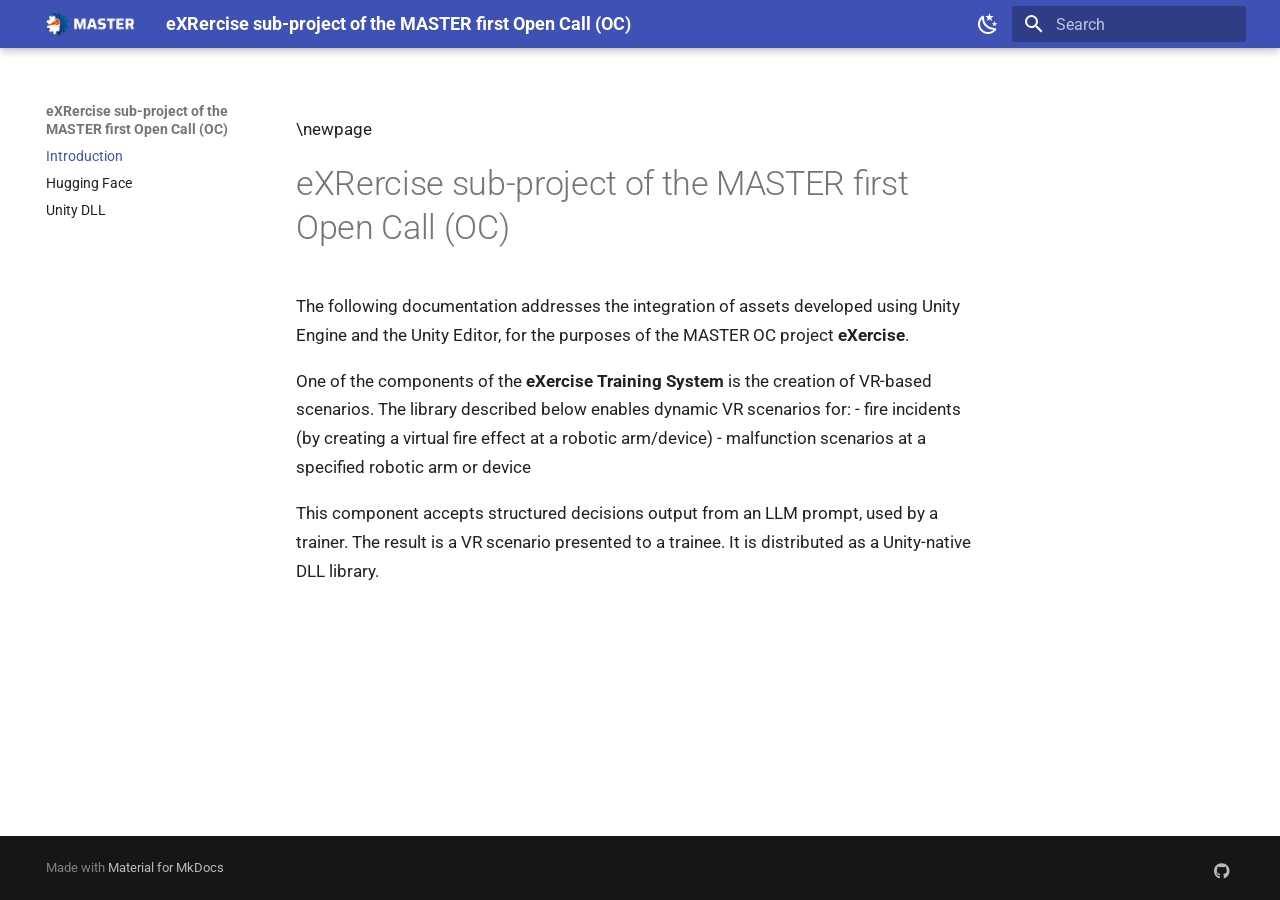
<file: site/index.html>
<!doctype html>
<html lang="en" class="no-js">
  <head>
    
      <meta charset="utf-8">
      <meta name="viewport" content="width=device-width,initial-scale=1">
      
      
      
      
      
        <link rel="next" href="huggingface/">
      
      
      <link rel="icon" href="assets/images/favicon.png">
      <meta name="generator" content="mkdocs-1.6.1, mkdocs-material-9.6.14">
    
    
      
        <title>eXRercise sub-project of the MASTER first Open Call (OC)</title>
      
    
    
      <link rel="stylesheet" href="assets/stylesheets/main.342714a4.min.css">
      
        
        <link rel="stylesheet" href="assets/stylesheets/palette.06af60db.min.css">
      
      


    
    
      
    
    
      
        
        
        <link rel="preconnect" href="https://fonts.gstatic.com" crossorigin>
        <link rel="stylesheet" href="https://fonts.googleapis.com/css?family=Roboto:300,300i,400,400i,700,700i%7CRoboto+Mono:400,400i,700,700i&display=fallback">
        <style>:root{--md-text-font:"Roboto";--md-code-font:"Roboto Mono"}</style>
      
    
    
      <link rel="stylesheet" href="stylesheets/extra.css">
    
    <script>__md_scope=new URL(".",location),__md_hash=e=>[...e].reduce(((e,_)=>(e<<5)-e+_.charCodeAt(0)),0),__md_get=(e,_=localStorage,t=__md_scope)=>JSON.parse(_.getItem(t.pathname+"."+e)),__md_set=(e,_,t=localStorage,a=__md_scope)=>{try{t.setItem(a.pathname+"."+e,JSON.stringify(_))}catch(e){}}</script>
    
      

    
    
    
  </head>
  
  
    
    
      
    
    
    
    
    <body dir="ltr" data-md-color-scheme="default" data-md-color-primary="indigo" data-md-color-accent="indigo">
  
    
    <input class="md-toggle" data-md-toggle="drawer" type="checkbox" id="__drawer" autocomplete="off">
    <input class="md-toggle" data-md-toggle="search" type="checkbox" id="__search" autocomplete="off">
    <label class="md-overlay" for="__drawer"></label>
    <div data-md-component="skip">
      
        
        <a href="#exrercise-sub-project-of-the-master-first-open-call-oc" class="md-skip">
          Skip to content
        </a>
      
    </div>
    <div data-md-component="announce">
      
    </div>
    
    
      

  

<header class="md-header md-header--shadow" data-md-component="header">
  <nav class="md-header__inner md-grid" aria-label="Header">
    <a href="." title="eXRercise sub-project of the MASTER first Open Call (OC)" class="md-header__button md-logo" aria-label="eXRercise sub-project of the MASTER first Open Call (OC)" data-md-component="logo">
      
  <img src="assets/images/logo.png" alt="logo">

    </a>
    <label class="md-header__button md-icon" for="__drawer">
      
      <svg xmlns="http://www.w3.org/2000/svg" viewBox="0 0 24 24"><path d="M3 6h18v2H3zm0 5h18v2H3zm0 5h18v2H3z"/></svg>
    </label>
    <div class="md-header__title" data-md-component="header-title">
      <div class="md-header__ellipsis">
        <div class="md-header__topic">
          <span class="md-ellipsis">
            eXRercise sub-project of the MASTER first Open Call (OC)
          </span>
        </div>
        <div class="md-header__topic" data-md-component="header-topic">
          <span class="md-ellipsis">
            
              Introduction
            
          </span>
        </div>
      </div>
    </div>
    
      
        <form class="md-header__option" data-md-component="palette">
  
    
    
    
    <input class="md-option" data-md-color-media="" data-md-color-scheme="default" data-md-color-primary="indigo" data-md-color-accent="indigo"  aria-label="Switch to dark mode"  type="radio" name="__palette" id="__palette_0">
    
      <label class="md-header__button md-icon" title="Switch to dark mode" for="__palette_1" hidden>
        <svg xmlns="http://www.w3.org/2000/svg" viewBox="0 0 24 24"><path d="m17.75 4.09-2.53 1.94.91 3.06-2.63-1.81-2.63 1.81.91-3.06-2.53-1.94L12.44 4l1.06-3 1.06 3zm3.5 6.91-1.64 1.25.59 1.98-1.7-1.17-1.7 1.17.59-1.98L15.75 11l2.06-.05L18.5 9l.69 1.95zm-2.28 4.95c.83-.08 1.72 1.1 1.19 1.85-.32.45-.66.87-1.08 1.27C15.17 23 8.84 23 4.94 19.07c-3.91-3.9-3.91-10.24 0-14.14.4-.4.82-.76 1.27-1.08.75-.53 1.93.36 1.85 1.19-.27 2.86.69 5.83 2.89 8.02a9.96 9.96 0 0 0 8.02 2.89m-1.64 2.02a12.08 12.08 0 0 1-7.8-3.47c-2.17-2.19-3.33-5-3.49-7.82-2.81 3.14-2.7 7.96.31 10.98 3.02 3.01 7.84 3.12 10.98.31"/></svg>
      </label>
    
  
    
    
    
    <input class="md-option" data-md-color-media="" data-md-color-scheme="slate" data-md-color-primary="indigo" data-md-color-accent="indigo"  aria-label="Switch to light mode"  type="radio" name="__palette" id="__palette_1">
    
      <label class="md-header__button md-icon" title="Switch to light mode" for="__palette_0" hidden>
        <svg xmlns="http://www.w3.org/2000/svg" viewBox="0 0 24 24"><path d="M12 7a5 5 0 0 1 5 5 5 5 0 0 1-5 5 5 5 0 0 1-5-5 5 5 0 0 1 5-5m0 2a3 3 0 0 0-3 3 3 3 0 0 0 3 3 3 3 0 0 0 3-3 3 3 0 0 0-3-3m0-7 2.39 3.42C13.65 5.15 12.84 5 12 5s-1.65.15-2.39.42zM3.34 7l4.16-.35A7.2 7.2 0 0 0 5.94 8.5c-.44.74-.69 1.5-.83 2.29zm.02 10 1.76-3.77a7.131 7.131 0 0 0 2.38 4.14zM20.65 7l-1.77 3.79a7.02 7.02 0 0 0-2.38-4.15zm-.01 10-4.14.36c.59-.51 1.12-1.14 1.54-1.86.42-.73.69-1.5.83-2.29zM12 22l-2.41-3.44c.74.27 1.55.44 2.41.44.82 0 1.63-.17 2.37-.44z"/></svg>
      </label>
    
  
</form>
      
    
    
      <script>var palette=__md_get("__palette");if(palette&&palette.color){if("(prefers-color-scheme)"===palette.color.media){var media=matchMedia("(prefers-color-scheme: light)"),input=document.querySelector(media.matches?"[data-md-color-media='(prefers-color-scheme: light)']":"[data-md-color-media='(prefers-color-scheme: dark)']");palette.color.media=input.getAttribute("data-md-color-media"),palette.color.scheme=input.getAttribute("data-md-color-scheme"),palette.color.primary=input.getAttribute("data-md-color-primary"),palette.color.accent=input.getAttribute("data-md-color-accent")}for(var[key,value]of Object.entries(palette.color))document.body.setAttribute("data-md-color-"+key,value)}</script>
    
    
    
      
      
        <label class="md-header__button md-icon" for="__search">
          
          <svg xmlns="http://www.w3.org/2000/svg" viewBox="0 0 24 24"><path d="M9.5 3A6.5 6.5 0 0 1 16 9.5c0 1.61-.59 3.09-1.56 4.23l.27.27h.79l5 5-1.5 1.5-5-5v-.79l-.27-.27A6.52 6.52 0 0 1 9.5 16 6.5 6.5 0 0 1 3 9.5 6.5 6.5 0 0 1 9.5 3m0 2C7 5 5 7 5 9.5S7 14 9.5 14 14 12 14 9.5 12 5 9.5 5"/></svg>
        </label>
        <div class="md-search" data-md-component="search" role="dialog">
  <label class="md-search__overlay" for="__search"></label>
  <div class="md-search__inner" role="search">
    <form class="md-search__form" name="search">
      <input type="text" class="md-search__input" name="query" aria-label="Search" placeholder="Search" autocapitalize="off" autocorrect="off" autocomplete="off" spellcheck="false" data-md-component="search-query" required>
      <label class="md-search__icon md-icon" for="__search">
        
        <svg xmlns="http://www.w3.org/2000/svg" viewBox="0 0 24 24"><path d="M9.5 3A6.5 6.5 0 0 1 16 9.5c0 1.61-.59 3.09-1.56 4.23l.27.27h.79l5 5-1.5 1.5-5-5v-.79l-.27-.27A6.52 6.52 0 0 1 9.5 16 6.5 6.5 0 0 1 3 9.5 6.5 6.5 0 0 1 9.5 3m0 2C7 5 5 7 5 9.5S7 14 9.5 14 14 12 14 9.5 12 5 9.5 5"/></svg>
        
        <svg xmlns="http://www.w3.org/2000/svg" viewBox="0 0 24 24"><path d="M20 11v2H8l5.5 5.5-1.42 1.42L4.16 12l7.92-7.92L13.5 5.5 8 11z"/></svg>
      </label>
      <nav class="md-search__options" aria-label="Search">
        
        <button type="reset" class="md-search__icon md-icon" title="Clear" aria-label="Clear" tabindex="-1">
          
          <svg xmlns="http://www.w3.org/2000/svg" viewBox="0 0 24 24"><path d="M19 6.41 17.59 5 12 10.59 6.41 5 5 6.41 10.59 12 5 17.59 6.41 19 12 13.41 17.59 19 19 17.59 13.41 12z"/></svg>
        </button>
      </nav>
      
    </form>
    <div class="md-search__output">
      <div class="md-search__scrollwrap" tabindex="0" data-md-scrollfix>
        <div class="md-search-result" data-md-component="search-result">
          <div class="md-search-result__meta">
            Initializing search
          </div>
          <ol class="md-search-result__list" role="presentation"></ol>
        </div>
      </div>
    </div>
  </div>
</div>
      
    
    
  </nav>
  
</header>
    
    <div class="md-container" data-md-component="container">
      
      
        
          
        
      
      <main class="md-main" data-md-component="main">
        <div class="md-main__inner md-grid">
          
            
              
              <div class="md-sidebar md-sidebar--primary" data-md-component="sidebar" data-md-type="navigation" >
                <div class="md-sidebar__scrollwrap">
                  <div class="md-sidebar__inner">
                    



<nav class="md-nav md-nav--primary" aria-label="Navigation" data-md-level="0">
  <label class="md-nav__title" for="__drawer">
    <a href="." title="eXRercise sub-project of the MASTER first Open Call (OC)" class="md-nav__button md-logo" aria-label="eXRercise sub-project of the MASTER first Open Call (OC)" data-md-component="logo">
      
  <img src="assets/images/logo.png" alt="logo">

    </a>
    eXRercise sub-project of the MASTER first Open Call (OC)
  </label>
  
  <ul class="md-nav__list" data-md-scrollfix>
    
      
      
  
  
    
  
  
  
    <li class="md-nav__item md-nav__item--active">
      
      <input class="md-nav__toggle md-toggle" type="checkbox" id="__toc">
      
      
        
      
      
      <a href="." class="md-nav__link md-nav__link--active">
        
  
  
  <span class="md-ellipsis">
    Introduction
    
  </span>
  

      </a>
      
    </li>
  

    
      
      
  
  
  
  
    <li class="md-nav__item">
      <a href="huggingface/" class="md-nav__link">
        
  
  
  <span class="md-ellipsis">
    Hugging Face
    
  </span>
  

      </a>
    </li>
  

    
      
      
  
  
  
  
    <li class="md-nav__item">
      <a href="unity/" class="md-nav__link">
        
  
  
  <span class="md-ellipsis">
    Unity DLL
    
  </span>
  

      </a>
    </li>
  

    
  </ul>
</nav>
                  </div>
                </div>
              </div>
            
            
              
              <div class="md-sidebar md-sidebar--secondary" data-md-component="sidebar" data-md-type="toc" >
                <div class="md-sidebar__scrollwrap">
                  <div class="md-sidebar__inner">
                    

<nav class="md-nav md-nav--secondary" aria-label="Table of contents">
  
  
  
    
  
  
</nav>
                  </div>
                </div>
              </div>
            
          
          
            <div class="md-content" data-md-component="content">
              <article class="md-content__inner md-typeset">
                
                  



<p>\newpage</p>
<h1 id="exrercise-sub-project-of-the-master-first-open-call-oc">eXRercise sub-project of the MASTER first Open Call (OC)<a class="headerlink" href="#exrercise-sub-project-of-the-master-first-open-call-oc" title="Permanent link">&para;</a></h1>
<p>The following documentation addresses the integration of assets developed using Unity Engine and the Unity Editor, for the purposes of the MASTER OC project <strong>eXercise</strong>.</p>
<p>One of the components of the <strong>eXercise Training System</strong> is the creation of VR-based scenarios. The library described below enables dynamic VR scenarios for:
- fire incidents (by creating a virtual fire effect at a robotic arm/device)
- malfunction scenarios at a specified robotic arm or device</p>
<p>This component accepts structured decisions output from an LLM prompt, used by a trainer. The result is a VR scenario presented to a trainee. It is distributed as a Unity-native DLL library.</p>












                
              </article>
            </div>
          
          
<script>var target=document.getElementById(location.hash.slice(1));target&&target.name&&(target.checked=target.name.startsWith("__tabbed_"))</script>
        </div>
        
          <button type="button" class="md-top md-icon" data-md-component="top" hidden>
  
  <svg xmlns="http://www.w3.org/2000/svg" viewBox="0 0 24 24"><path d="M13 20h-2V8l-5.5 5.5-1.42-1.42L12 4.16l7.92 7.92-1.42 1.42L13 8z"/></svg>
  Back to top
</button>
        
      </main>
      
        <footer class="md-footer">
  
  <div class="md-footer-meta md-typeset">
    <div class="md-footer-meta__inner md-grid">
      <div class="md-copyright">
  
  
    Made with
    <a href="https://squidfunk.github.io/mkdocs-material/" target="_blank" rel="noopener">
      Material for MkDocs
    </a>
  
</div>
      
        <div class="md-social">
  
    
    
    
    
      
      
    
    <a href="https://github.com/noesishubpc/master-eXercise" target="_blank" rel="noopener" title="github.com" class="md-social__link">
      <svg xmlns="http://www.w3.org/2000/svg" viewBox="0 0 496 512"><!--! Font Awesome Free 6.7.2 by @fontawesome - https://fontawesome.com License - https://fontawesome.com/license/free (Icons: CC BY 4.0, Fonts: SIL OFL 1.1, Code: MIT License) Copyright 2024 Fonticons, Inc.--><path d="M165.9 397.4c0 2-2.3 3.6-5.2 3.6-3.3.3-5.6-1.3-5.6-3.6 0-2 2.3-3.6 5.2-3.6 3-.3 5.6 1.3 5.6 3.6m-31.1-4.5c-.7 2 1.3 4.3 4.3 4.9 2.6 1 5.6 0 6.2-2s-1.3-4.3-4.3-5.2c-2.6-.7-5.5.3-6.2 2.3m44.2-1.7c-2.9.7-4.9 2.6-4.6 4.9.3 2 2.9 3.3 5.9 2.6 2.9-.7 4.9-2.6 4.6-4.6-.3-1.9-3-3.2-5.9-2.9M244.8 8C106.1 8 0 113.3 0 252c0 110.9 69.8 205.8 169.5 239.2 12.8 2.3 17.3-5.6 17.3-12.1 0-6.2-.3-40.4-.3-61.4 0 0-70 15-84.7-29.8 0 0-11.4-29.1-27.8-36.6 0 0-22.9-15.7 1.6-15.4 0 0 24.9 2 38.6 25.8 21.9 38.6 58.6 27.5 72.9 20.9 2.3-16 8.8-27.1 16-33.7-55.9-6.2-112.3-14.3-112.3-110.5 0-27.5 7.6-41.3 23.6-58.9-2.6-6.5-11.1-33.3 2.6-67.9 20.9-6.5 69 27 69 27 20-5.6 41.5-8.5 62.8-8.5s42.8 2.9 62.8 8.5c0 0 48.1-33.6 69-27 13.7 34.7 5.2 61.4 2.6 67.9 16 17.7 25.8 31.5 25.8 58.9 0 96.5-58.9 104.2-114.8 110.5 9.2 7.9 17 22.9 17 46.4 0 33.7-.3 75.4-.3 83.6 0 6.5 4.6 14.4 17.3 12.1C428.2 457.8 496 362.9 496 252 496 113.3 383.5 8 244.8 8M97.2 352.9c-1.3 1-1 3.3.7 5.2 1.6 1.6 3.9 2.3 5.2 1 1.3-1 1-3.3-.7-5.2-1.6-1.6-3.9-2.3-5.2-1m-10.8-8.1c-.7 1.3.3 2.9 2.3 3.9 1.6 1 3.6.7 4.3-.7.7-1.3-.3-2.9-2.3-3.9-2-.6-3.6-.3-4.3.7m32.4 35.6c-1.6 1.3-1 4.3 1.3 6.2 2.3 2.3 5.2 2.6 6.5 1 1.3-1.3.7-4.3-1.3-6.2-2.2-2.3-5.2-2.6-6.5-1m-11.4-14.7c-1.6 1-1.6 3.6 0 5.9s4.3 3.3 5.6 2.3c1.6-1.3 1.6-3.9 0-6.2-1.4-2.3-4-3.3-5.6-2"/></svg>
    </a>
  
</div>
      
    </div>
  </div>
</footer>
      
    </div>
    <div class="md-dialog" data-md-component="dialog">
      <div class="md-dialog__inner md-typeset"></div>
    </div>
    
    
    
      
      <script id="__config" type="application/json">{"base": ".", "features": ["navigation.top", "navigation.instant", "header.autohide", "toc.follow"], "search": "assets/javascripts/workers/search.d50fe291.min.js", "tags": null, "translations": {"clipboard.copied": "Copied to clipboard", "clipboard.copy": "Copy to clipboard", "search.result.more.one": "1 more on this page", "search.result.more.other": "# more on this page", "search.result.none": "No matching documents", "search.result.one": "1 matching document", "search.result.other": "# matching documents", "search.result.placeholder": "Type to start searching", "search.result.term.missing": "Missing", "select.version": "Select version"}, "version": null}</script>
    
    
      <script src="assets/javascripts/bundle.13a4f30d.min.js"></script>
      
    
  </body>
</html>
</file>
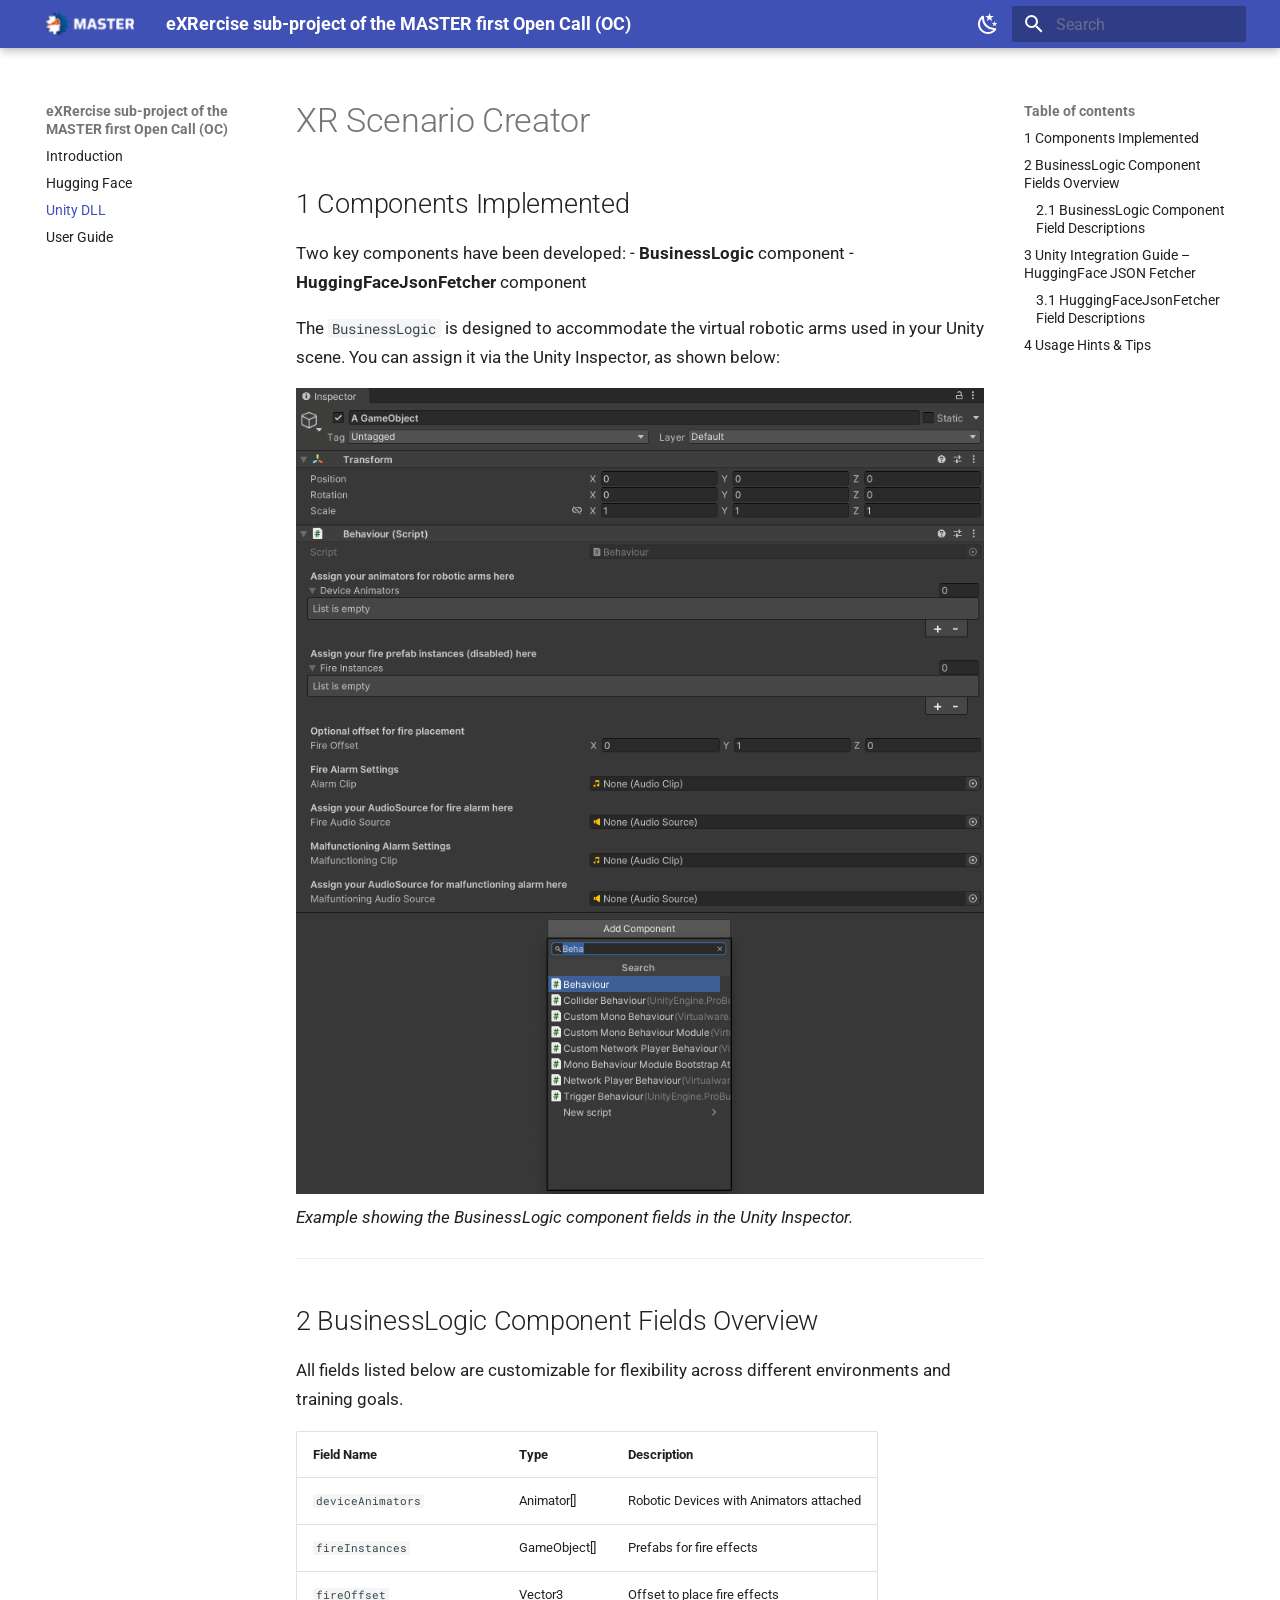
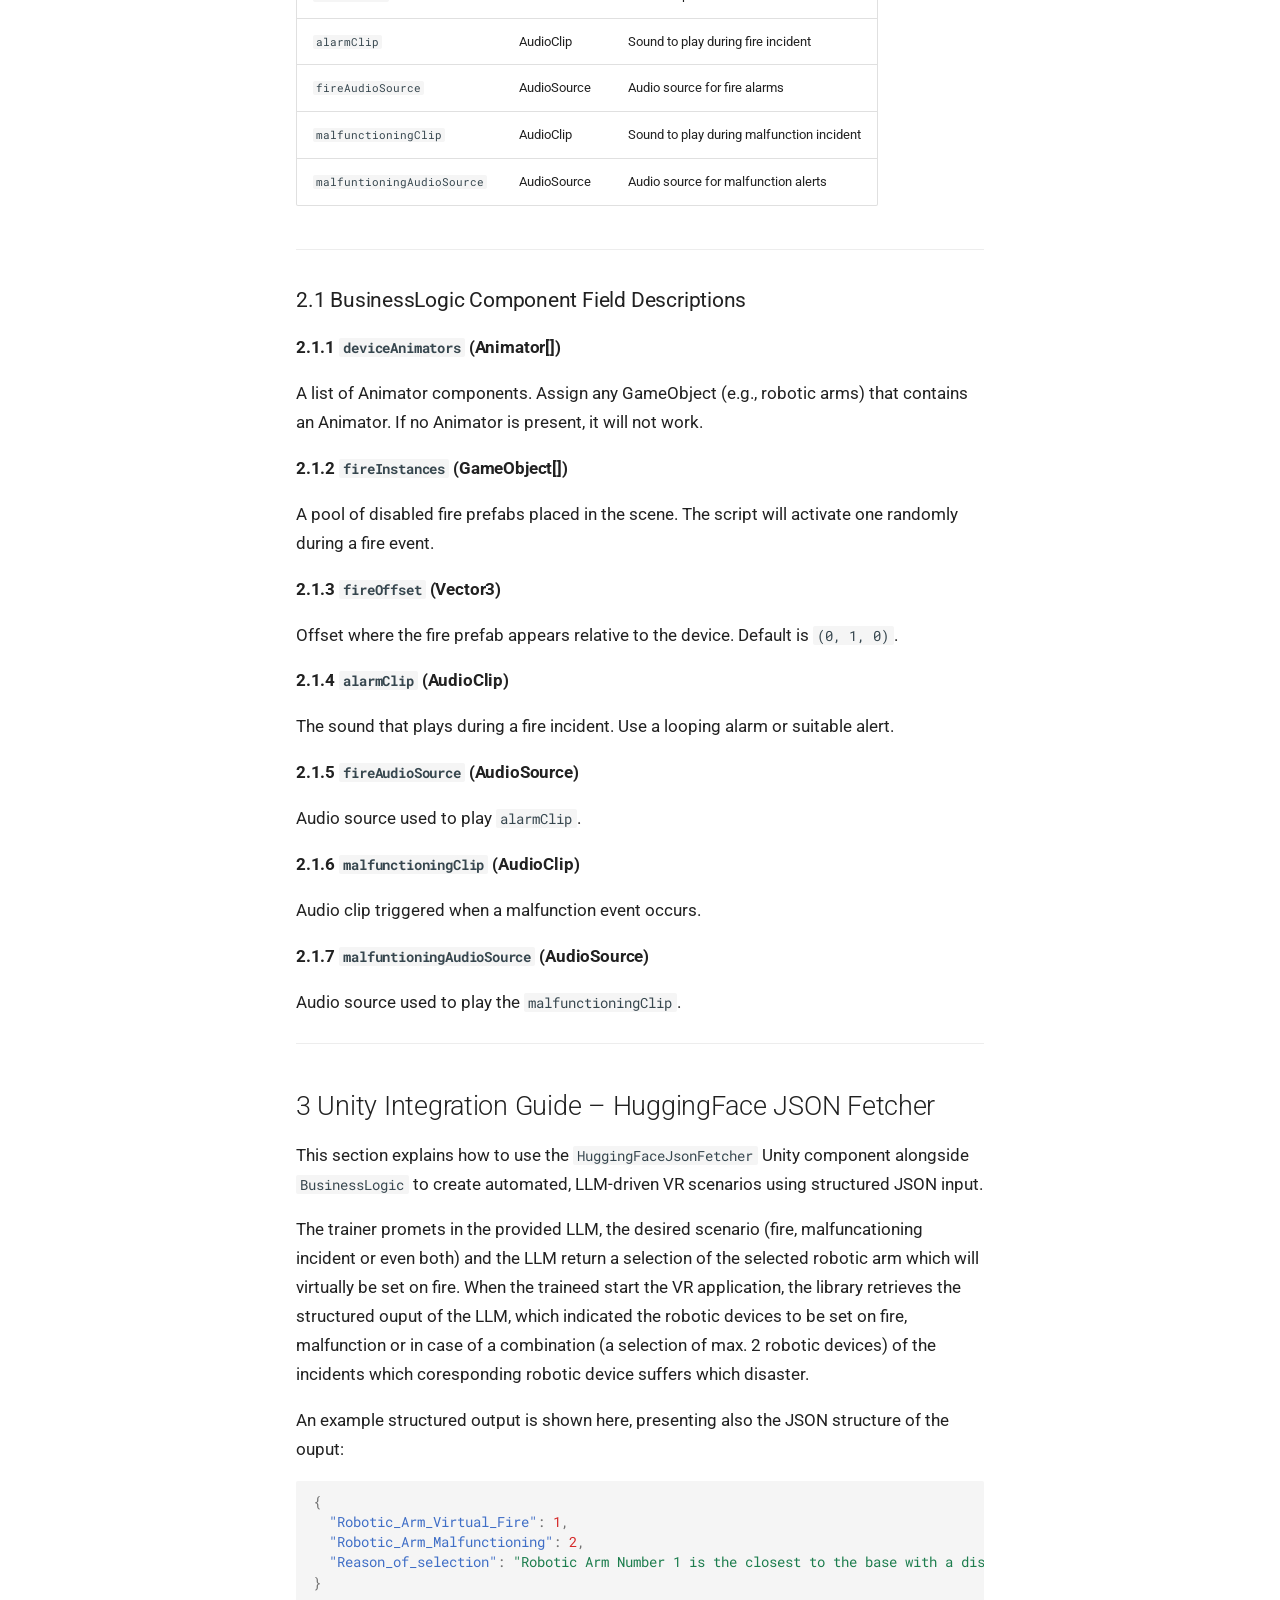
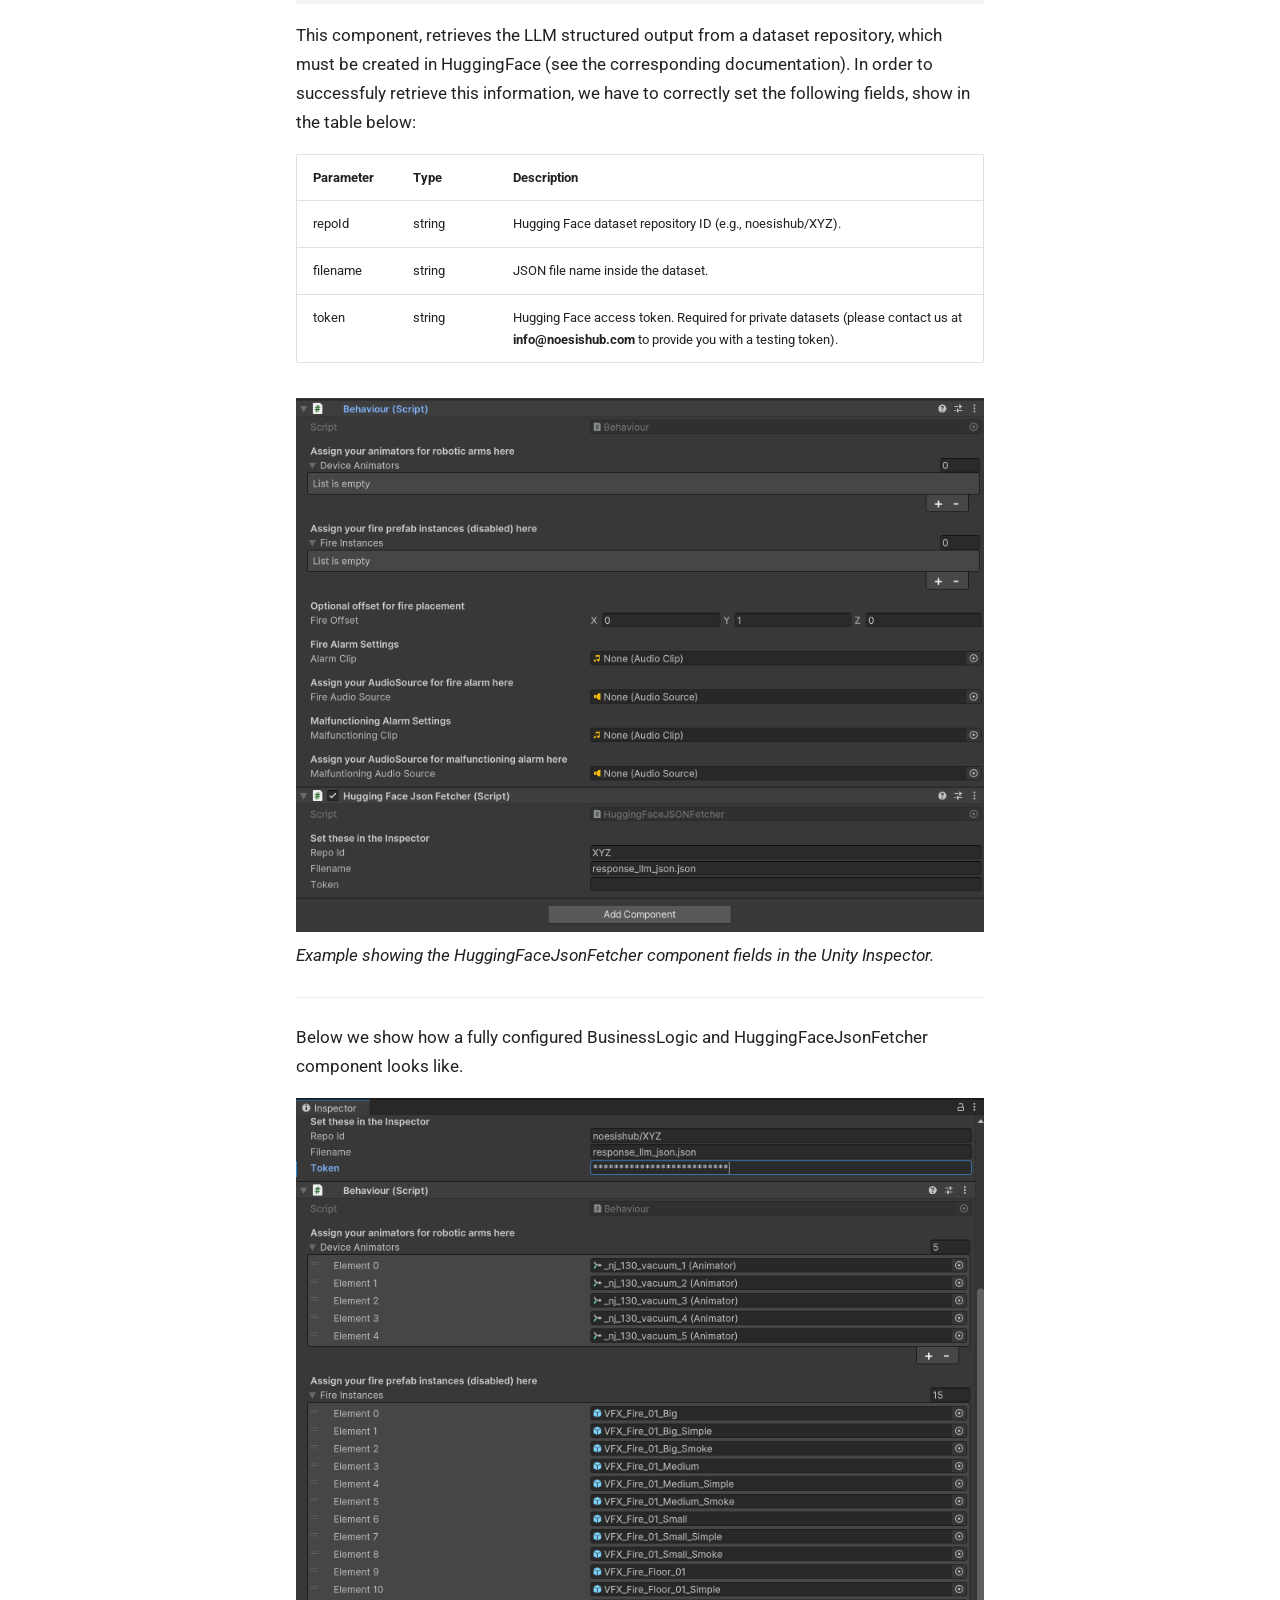
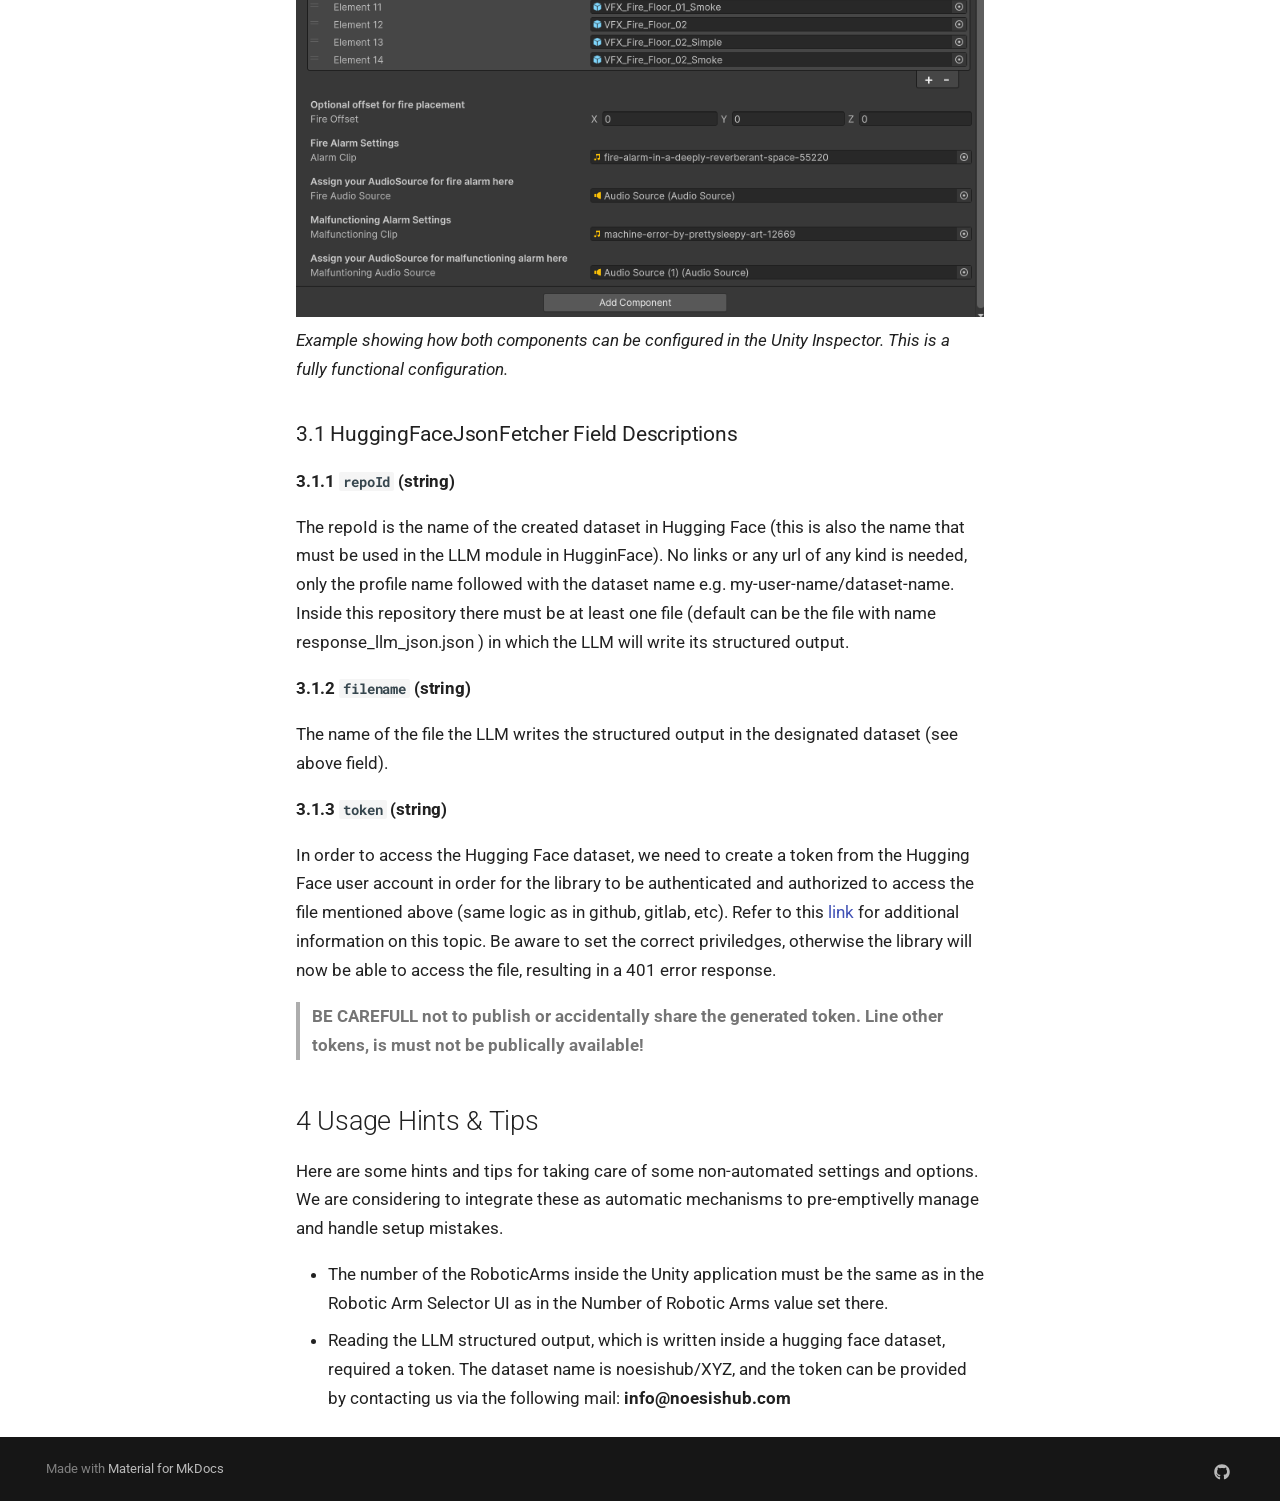
<file: unity/index.html>
<!doctype html>
<html lang="en" class="no-js">
  <head>
    
      <meta charset="utf-8">
      <meta name="viewport" content="width=device-width,initial-scale=1">
      
      
      
      
        <link rel="prev" href="../huggingface/">
      
      
        <link rel="next" href="../guide/">
      
      
      <link rel="icon" href="../assets/images/favicon.png">
      <meta name="generator" content="mkdocs-1.6.1, mkdocs-material-9.6.16">
    
    
      
        <title>Unity DLL - eXRercise sub-project of the MASTER first Open Call (OC)</title>
      
    
    
      <link rel="stylesheet" href="../assets/stylesheets/main.7e37652d.min.css">
      
        
        <link rel="stylesheet" href="../assets/stylesheets/palette.06af60db.min.css">
      
      


    
    
      
    
    
      
        
        
        <link rel="preconnect" href="https://fonts.gstatic.com" crossorigin>
        <link rel="stylesheet" href="https://fonts.googleapis.com/css?family=Roboto:300,300i,400,400i,700,700i%7CRoboto+Mono:400,400i,700,700i&display=fallback">
        <style>:root{--md-text-font:"Roboto";--md-code-font:"Roboto Mono"}</style>
      
    
    
      <link rel="stylesheet" href="../stylesheets/extra.css">
    
    <script>__md_scope=new URL("..",location),__md_hash=e=>[...e].reduce(((e,_)=>(e<<5)-e+_.charCodeAt(0)),0),__md_get=(e,_=localStorage,t=__md_scope)=>JSON.parse(_.getItem(t.pathname+"."+e)),__md_set=(e,_,t=localStorage,a=__md_scope)=>{try{t.setItem(a.pathname+"."+e,JSON.stringify(_))}catch(e){}}</script>
    
      

    
    
    
  </head>
  
  
    
    
      
    
    
    
    
    <body dir="ltr" data-md-color-scheme="default" data-md-color-primary="indigo" data-md-color-accent="indigo">
  
    
    <input class="md-toggle" data-md-toggle="drawer" type="checkbox" id="__drawer" autocomplete="off">
    <input class="md-toggle" data-md-toggle="search" type="checkbox" id="__search" autocomplete="off">
    <label class="md-overlay" for="__drawer"></label>
    <div data-md-component="skip">
      
        
        <a href="#xr-scenario-creator" class="md-skip">
          Skip to content
        </a>
      
    </div>
    <div data-md-component="announce">
      
    </div>
    
    
      

  

<header class="md-header md-header--shadow" data-md-component="header">
  <nav class="md-header__inner md-grid" aria-label="Header">
    <a href=".." title="eXRercise sub-project of the MASTER first Open Call (OC)" class="md-header__button md-logo" aria-label="eXRercise sub-project of the MASTER first Open Call (OC)" data-md-component="logo">
      
  <img src="../assets/images/logo.png" alt="logo">

    </a>
    <label class="md-header__button md-icon" for="__drawer">
      
      <svg xmlns="http://www.w3.org/2000/svg" viewBox="0 0 24 24"><path d="M3 6h18v2H3zm0 5h18v2H3zm0 5h18v2H3z"/></svg>
    </label>
    <div class="md-header__title" data-md-component="header-title">
      <div class="md-header__ellipsis">
        <div class="md-header__topic">
          <span class="md-ellipsis">
            eXRercise sub-project of the MASTER first Open Call (OC)
          </span>
        </div>
        <div class="md-header__topic" data-md-component="header-topic">
          <span class="md-ellipsis">
            
              Unity DLL
            
          </span>
        </div>
      </div>
    </div>
    
      
        <form class="md-header__option" data-md-component="palette">
  
    
    
    
    <input class="md-option" data-md-color-media="" data-md-color-scheme="default" data-md-color-primary="indigo" data-md-color-accent="indigo"  aria-label="Switch to dark mode"  type="radio" name="__palette" id="__palette_0">
    
      <label class="md-header__button md-icon" title="Switch to dark mode" for="__palette_1" hidden>
        <svg xmlns="http://www.w3.org/2000/svg" viewBox="0 0 24 24"><path d="m17.75 4.09-2.53 1.94.91 3.06-2.63-1.81-2.63 1.81.91-3.06-2.53-1.94L12.44 4l1.06-3 1.06 3zm3.5 6.91-1.64 1.25.59 1.98-1.7-1.17-1.7 1.17.59-1.98L15.75 11l2.06-.05L18.5 9l.69 1.95zm-2.28 4.95c.83-.08 1.72 1.1 1.19 1.85-.32.45-.66.87-1.08 1.27C15.17 23 8.84 23 4.94 19.07c-3.91-3.9-3.91-10.24 0-14.14.4-.4.82-.76 1.27-1.08.75-.53 1.93.36 1.85 1.19-.27 2.86.69 5.83 2.89 8.02a9.96 9.96 0 0 0 8.02 2.89m-1.64 2.02a12.08 12.08 0 0 1-7.8-3.47c-2.17-2.19-3.33-5-3.49-7.82-2.81 3.14-2.7 7.96.31 10.98 3.02 3.01 7.84 3.12 10.98.31"/></svg>
      </label>
    
  
    
    
    
    <input class="md-option" data-md-color-media="" data-md-color-scheme="slate" data-md-color-primary="indigo" data-md-color-accent="indigo"  aria-label="Switch to light mode"  type="radio" name="__palette" id="__palette_1">
    
      <label class="md-header__button md-icon" title="Switch to light mode" for="__palette_0" hidden>
        <svg xmlns="http://www.w3.org/2000/svg" viewBox="0 0 24 24"><path d="M12 7a5 5 0 0 1 5 5 5 5 0 0 1-5 5 5 5 0 0 1-5-5 5 5 0 0 1 5-5m0 2a3 3 0 0 0-3 3 3 3 0 0 0 3 3 3 3 0 0 0 3-3 3 3 0 0 0-3-3m0-7 2.39 3.42C13.65 5.15 12.84 5 12 5s-1.65.15-2.39.42zM3.34 7l4.16-.35A7.2 7.2 0 0 0 5.94 8.5c-.44.74-.69 1.5-.83 2.29zm.02 10 1.76-3.77a7.131 7.131 0 0 0 2.38 4.14zM20.65 7l-1.77 3.79a7.02 7.02 0 0 0-2.38-4.15zm-.01 10-4.14.36c.59-.51 1.12-1.14 1.54-1.86.42-.73.69-1.5.83-2.29zM12 22l-2.41-3.44c.74.27 1.55.44 2.41.44.82 0 1.63-.17 2.37-.44z"/></svg>
      </label>
    
  
</form>
      
    
    
      <script>var palette=__md_get("__palette");if(palette&&palette.color){if("(prefers-color-scheme)"===palette.color.media){var media=matchMedia("(prefers-color-scheme: light)"),input=document.querySelector(media.matches?"[data-md-color-media='(prefers-color-scheme: light)']":"[data-md-color-media='(prefers-color-scheme: dark)']");palette.color.media=input.getAttribute("data-md-color-media"),palette.color.scheme=input.getAttribute("data-md-color-scheme"),palette.color.primary=input.getAttribute("data-md-color-primary"),palette.color.accent=input.getAttribute("data-md-color-accent")}for(var[key,value]of Object.entries(palette.color))document.body.setAttribute("data-md-color-"+key,value)}</script>
    
    
    
      
      
        <label class="md-header__button md-icon" for="__search">
          
          <svg xmlns="http://www.w3.org/2000/svg" viewBox="0 0 24 24"><path d="M9.5 3A6.5 6.5 0 0 1 16 9.5c0 1.61-.59 3.09-1.56 4.23l.27.27h.79l5 5-1.5 1.5-5-5v-.79l-.27-.27A6.52 6.52 0 0 1 9.5 16 6.5 6.5 0 0 1 3 9.5 6.5 6.5 0 0 1 9.5 3m0 2C7 5 5 7 5 9.5S7 14 9.5 14 14 12 14 9.5 12 5 9.5 5"/></svg>
        </label>
        <div class="md-search" data-md-component="search" role="dialog">
  <label class="md-search__overlay" for="__search"></label>
  <div class="md-search__inner" role="search">
    <form class="md-search__form" name="search">
      <input type="text" class="md-search__input" name="query" aria-label="Search" placeholder="Search" autocapitalize="off" autocorrect="off" autocomplete="off" spellcheck="false" data-md-component="search-query" required>
      <label class="md-search__icon md-icon" for="__search">
        
        <svg xmlns="http://www.w3.org/2000/svg" viewBox="0 0 24 24"><path d="M9.5 3A6.5 6.5 0 0 1 16 9.5c0 1.61-.59 3.09-1.56 4.23l.27.27h.79l5 5-1.5 1.5-5-5v-.79l-.27-.27A6.52 6.52 0 0 1 9.5 16 6.5 6.5 0 0 1 3 9.5 6.5 6.5 0 0 1 9.5 3m0 2C7 5 5 7 5 9.5S7 14 9.5 14 14 12 14 9.5 12 5 9.5 5"/></svg>
        
        <svg xmlns="http://www.w3.org/2000/svg" viewBox="0 0 24 24"><path d="M20 11v2H8l5.5 5.5-1.42 1.42L4.16 12l7.92-7.92L13.5 5.5 8 11z"/></svg>
      </label>
      <nav class="md-search__options" aria-label="Search">
        
        <button type="reset" class="md-search__icon md-icon" title="Clear" aria-label="Clear" tabindex="-1">
          
          <svg xmlns="http://www.w3.org/2000/svg" viewBox="0 0 24 24"><path d="M19 6.41 17.59 5 12 10.59 6.41 5 5 6.41 10.59 12 5 17.59 6.41 19 12 13.41 17.59 19 19 17.59 13.41 12z"/></svg>
        </button>
      </nav>
      
    </form>
    <div class="md-search__output">
      <div class="md-search__scrollwrap" tabindex="0" data-md-scrollfix>
        <div class="md-search-result" data-md-component="search-result">
          <div class="md-search-result__meta">
            Initializing search
          </div>
          <ol class="md-search-result__list" role="presentation"></ol>
        </div>
      </div>
    </div>
  </div>
</div>
      
    
    
  </nav>
  
</header>
    
    <div class="md-container" data-md-component="container">
      
      
        
          
        
      
      <main class="md-main" data-md-component="main">
        <div class="md-main__inner md-grid">
          
            
              
              <div class="md-sidebar md-sidebar--primary" data-md-component="sidebar" data-md-type="navigation" >
                <div class="md-sidebar__scrollwrap">
                  <div class="md-sidebar__inner">
                    



<nav class="md-nav md-nav--primary" aria-label="Navigation" data-md-level="0">
  <label class="md-nav__title" for="__drawer">
    <a href=".." title="eXRercise sub-project of the MASTER first Open Call (OC)" class="md-nav__button md-logo" aria-label="eXRercise sub-project of the MASTER first Open Call (OC)" data-md-component="logo">
      
  <img src="../assets/images/logo.png" alt="logo">

    </a>
    eXRercise sub-project of the MASTER first Open Call (OC)
  </label>
  
  <ul class="md-nav__list" data-md-scrollfix>
    
      
      
  
  
  
  
    <li class="md-nav__item">
      <a href=".." class="md-nav__link">
        
  
  
  <span class="md-ellipsis">
    Introduction
    
  </span>
  

      </a>
    </li>
  

    
      
      
  
  
  
  
    <li class="md-nav__item">
      <a href="../huggingface/" class="md-nav__link">
        
  
  
  <span class="md-ellipsis">
    Hugging Face
    
  </span>
  

      </a>
    </li>
  

    
      
      
  
  
    
  
  
  
    <li class="md-nav__item md-nav__item--active">
      
      <input class="md-nav__toggle md-toggle" type="checkbox" id="__toc">
      
      
        
      
      
        <label class="md-nav__link md-nav__link--active" for="__toc">
          
  
  
  <span class="md-ellipsis">
    Unity DLL
    
  </span>
  

          <span class="md-nav__icon md-icon"></span>
        </label>
      
      <a href="./" class="md-nav__link md-nav__link--active">
        
  
  
  <span class="md-ellipsis">
    Unity DLL
    
  </span>
  

      </a>
      
        

<nav class="md-nav md-nav--secondary" aria-label="Table of contents">
  
  
  
    
  
  
    <label class="md-nav__title" for="__toc">
      <span class="md-nav__icon md-icon"></span>
      Table of contents
    </label>
    <ul class="md-nav__list" data-md-component="toc" data-md-scrollfix>
      
        <li class="md-nav__item">
  <a href="#1-components-implemented" class="md-nav__link">
    <span class="md-ellipsis">
      1 Components Implemented
    </span>
  </a>
  
</li>
      
        <li class="md-nav__item">
  <a href="#2-businesslogic-component-fields-overview" class="md-nav__link">
    <span class="md-ellipsis">
      2 BusinessLogic Component Fields Overview
    </span>
  </a>
  
    <nav class="md-nav" aria-label="2 BusinessLogic Component Fields Overview">
      <ul class="md-nav__list">
        
          <li class="md-nav__item">
  <a href="#21-businesslogic-component-field-descriptions" class="md-nav__link">
    <span class="md-ellipsis">
      2.1 BusinessLogic Component Field Descriptions
    </span>
  </a>
  
</li>
        
      </ul>
    </nav>
  
</li>
      
        <li class="md-nav__item">
  <a href="#3-unity-integration-guide-huggingface-json-fetcher" class="md-nav__link">
    <span class="md-ellipsis">
      3 Unity Integration Guide – HuggingFace JSON Fetcher
    </span>
  </a>
  
    <nav class="md-nav" aria-label="3 Unity Integration Guide – HuggingFace JSON Fetcher">
      <ul class="md-nav__list">
        
          <li class="md-nav__item">
  <a href="#31-huggingfacejsonfetcher-field-descriptions" class="md-nav__link">
    <span class="md-ellipsis">
      3.1 HuggingFaceJsonFetcher Field Descriptions
    </span>
  </a>
  
</li>
        
      </ul>
    </nav>
  
</li>
      
        <li class="md-nav__item">
  <a href="#4-usage-hints-tips" class="md-nav__link">
    <span class="md-ellipsis">
      4 Usage Hints &amp; Tips
    </span>
  </a>
  
</li>
      
    </ul>
  
</nav>
      
    </li>
  

    
      
      
  
  
  
  
    <li class="md-nav__item">
      <a href="../guide/" class="md-nav__link">
        
  
  
  <span class="md-ellipsis">
    User Guide
    
  </span>
  

      </a>
    </li>
  

    
  </ul>
</nav>
                  </div>
                </div>
              </div>
            
            
              
              <div class="md-sidebar md-sidebar--secondary" data-md-component="sidebar" data-md-type="toc" >
                <div class="md-sidebar__scrollwrap">
                  <div class="md-sidebar__inner">
                    

<nav class="md-nav md-nav--secondary" aria-label="Table of contents">
  
  
  
    
  
  
    <label class="md-nav__title" for="__toc">
      <span class="md-nav__icon md-icon"></span>
      Table of contents
    </label>
    <ul class="md-nav__list" data-md-component="toc" data-md-scrollfix>
      
        <li class="md-nav__item">
  <a href="#1-components-implemented" class="md-nav__link">
    <span class="md-ellipsis">
      1 Components Implemented
    </span>
  </a>
  
</li>
      
        <li class="md-nav__item">
  <a href="#2-businesslogic-component-fields-overview" class="md-nav__link">
    <span class="md-ellipsis">
      2 BusinessLogic Component Fields Overview
    </span>
  </a>
  
    <nav class="md-nav" aria-label="2 BusinessLogic Component Fields Overview">
      <ul class="md-nav__list">
        
          <li class="md-nav__item">
  <a href="#21-businesslogic-component-field-descriptions" class="md-nav__link">
    <span class="md-ellipsis">
      2.1 BusinessLogic Component Field Descriptions
    </span>
  </a>
  
</li>
        
      </ul>
    </nav>
  
</li>
      
        <li class="md-nav__item">
  <a href="#3-unity-integration-guide-huggingface-json-fetcher" class="md-nav__link">
    <span class="md-ellipsis">
      3 Unity Integration Guide – HuggingFace JSON Fetcher
    </span>
  </a>
  
    <nav class="md-nav" aria-label="3 Unity Integration Guide – HuggingFace JSON Fetcher">
      <ul class="md-nav__list">
        
          <li class="md-nav__item">
  <a href="#31-huggingfacejsonfetcher-field-descriptions" class="md-nav__link">
    <span class="md-ellipsis">
      3.1 HuggingFaceJsonFetcher Field Descriptions
    </span>
  </a>
  
</li>
        
      </ul>
    </nav>
  
</li>
      
        <li class="md-nav__item">
  <a href="#4-usage-hints-tips" class="md-nav__link">
    <span class="md-ellipsis">
      4 Usage Hints &amp; Tips
    </span>
  </a>
  
</li>
      
    </ul>
  
</nav>
                  </div>
                </div>
              </div>
            
          
          
            <div class="md-content" data-md-component="content">
              <article class="md-content__inner md-typeset">
                
                  



<h1 id="xr-scenario-creator">XR Scenario Creator<a class="headerlink" href="#xr-scenario-creator" title="Permanent link">&para;</a></h1>
<h2 id="1-components-implemented">1 Components Implemented<a class="headerlink" href="#1-components-implemented" title="Permanent link">&para;</a></h2>
<p>Two key components have been developed:
- <strong>BusinessLogic</strong> component
- <strong>HuggingFaceJsonFetcher</strong> component</p>
<p>The <code>BusinessLogic</code> is designed to accommodate the virtual robotic arms used in your Unity scene. You can assign it via the Unity Inspector, as shown below:</p>
<p><img alt="Loading Behavior and HuggingFaceJsonFetcher components" src="../assets/images/empty-behaviour.png" />
<em>Example showing the BusinessLogic component fields in the Unity Inspector.</em></p>
<hr />
<h2 id="2-businesslogic-component-fields-overview">2 BusinessLogic Component Fields Overview<a class="headerlink" href="#2-businesslogic-component-fields-overview" title="Permanent link">&para;</a></h2>
<p>All fields listed below are customizable for flexibility across different environments and training goals.</p>
<table>
<thead>
<tr>
<th>Field Name</th>
<th>Type</th>
<th>Description</th>
</tr>
</thead>
<tbody>
<tr>
<td><code>deviceAnimators</code></td>
<td>Animator[]</td>
<td>Robotic Devices with Animators attached</td>
</tr>
<tr>
<td><code>fireInstances</code></td>
<td>GameObject[]</td>
<td>Prefabs for fire effects</td>
</tr>
<tr>
<td><code>fireOffset</code></td>
<td>Vector3</td>
<td>Offset to place fire effects</td>
</tr>
<tr>
<td><code>alarmClip</code></td>
<td>AudioClip</td>
<td>Sound to play during fire incident</td>
</tr>
<tr>
<td><code>fireAudioSource</code></td>
<td>AudioSource</td>
<td>Audio source for fire alarms</td>
</tr>
<tr>
<td><code>malfunctioningClip</code></td>
<td>AudioClip</td>
<td>Sound to play during malfunction incident</td>
</tr>
<tr>
<td><code>malfuntioningAudioSource</code></td>
<td>AudioSource</td>
<td>Audio source for malfunction alerts</td>
</tr>
</tbody>
</table>
<hr />
<h3 id="21-businesslogic-component-field-descriptions">2.1 BusinessLogic Component Field Descriptions<a class="headerlink" href="#21-businesslogic-component-field-descriptions" title="Permanent link">&para;</a></h3>
<h4 id="211-deviceanimators-animator">2.1.1 <code>deviceAnimators</code> (Animator[])<a class="headerlink" href="#211-deviceanimators-animator" title="Permanent link">&para;</a></h4>
<p>A list of Animator components. Assign any GameObject (e.g., robotic arms) that contains an Animator. If no Animator is present, it will not work.</p>
<h4 id="212-fireinstances-gameobject">2.1.2 <code>fireInstances</code> (GameObject[])<a class="headerlink" href="#212-fireinstances-gameobject" title="Permanent link">&para;</a></h4>
<p>A pool of disabled fire prefabs placed in the scene. The script will activate one randomly during a fire event.</p>
<h4 id="213-fireoffset-vector3">2.1.3 <code>fireOffset</code> (Vector3)<a class="headerlink" href="#213-fireoffset-vector3" title="Permanent link">&para;</a></h4>
<p>Offset where the fire prefab appears relative to the device. Default is <code>(0, 1, 0)</code>.</p>
<h4 id="214-alarmclip-audioclip">2.1.4 <code>alarmClip</code> (AudioClip)<a class="headerlink" href="#214-alarmclip-audioclip" title="Permanent link">&para;</a></h4>
<p>The sound that plays during a fire incident. Use a looping alarm or suitable alert.</p>
<h4 id="215-fireaudiosource-audiosource">2.1.5 <code>fireAudioSource</code> (AudioSource)<a class="headerlink" href="#215-fireaudiosource-audiosource" title="Permanent link">&para;</a></h4>
<p>Audio source used to play <code>alarmClip</code>.</p>
<h4 id="216-malfunctioningclip-audioclip">2.1.6 <code>malfunctioningClip</code> (AudioClip)<a class="headerlink" href="#216-malfunctioningclip-audioclip" title="Permanent link">&para;</a></h4>
<p>Audio clip triggered when a malfunction event occurs.</p>
<h4 id="217-malfuntioningaudiosource-audiosource">2.1.7 <code>malfuntioningAudioSource</code> (AudioSource)<a class="headerlink" href="#217-malfuntioningaudiosource-audiosource" title="Permanent link">&para;</a></h4>
<p>Audio source used to play the <code>malfunctioningClip</code>.</p>
<hr />
<h2 id="3-unity-integration-guide-huggingface-json-fetcher">3 Unity Integration Guide – HuggingFace JSON Fetcher<a class="headerlink" href="#3-unity-integration-guide-huggingface-json-fetcher" title="Permanent link">&para;</a></h2>
<p>This section explains how to use the <code>HuggingFaceJsonFetcher</code> Unity component alongside <code>BusinessLogic</code> to create automated, LLM-driven VR scenarios using structured JSON input. </p>
<p>The trainer promets in the provided LLM, the desired scenario (fire, malfuncationing incident or even both) and the LLM return a selection of the selected robotic arm which will virtually be set on fire. 
When the traineed start the VR application, the library retrieves the structured ouput of the LLM, which indicated the robotic devices to be set on fire, malfunction or in case of a combination (a selection of max. 2 robotic devices) of the incidents which coresponding robotic device suffers which disaster.</p>
<p>An example structured output is shown here, presenting also the JSON structure of the ouput:</p>
<div class="highlight"><pre><span></span><code><span class="p">{</span>
<span class="w">  </span><span class="nt">&quot;Robotic_Arm_Virtual_Fire&quot;</span><span class="p">:</span><span class="w"> </span><span class="mi">1</span><span class="p">,</span>
<span class="w">  </span><span class="nt">&quot;Robotic_Arm_Malfunctioning&quot;</span><span class="p">:</span><span class="w"> </span><span class="mi">2</span><span class="p">,</span>
<span class="w">  </span><span class="nt">&quot;Reason_of_selection&quot;</span><span class="p">:</span><span class="w"> </span><span class="s2">&quot;Robotic Arm Number 1 is the closest to the base with a distance of 1.43, which aligns with the description of the virtual fire being &#39;close to the base.&#39; Robotic Arm Number 2, at a distance of 7.79, is the farthest and matches the description of the arm &#39;moving erratically at a far distance,&#39; indicating it is potentially malfunctioning.&quot;</span>
<span class="p">}</span>
</code></pre></div>
<p>This component, retrieves the LLM structured output from a dataset repository, which must be created in HuggingFace (see the corresponding documentation). In order to successfuly retrieve this information, we have to correctly set the following fields, show in the table below:</p>
<table>
<thead>
<tr>
<th>Parameter</th>
<th>Type</th>
<th>Description</th>
</tr>
</thead>
<tbody>
<tr>
<td>repoId</td>
<td>string</td>
<td>Hugging Face dataset repository ID (e.g., noesishub/XYZ).</td>
</tr>
<tr>
<td>filename</td>
<td>string</td>
<td>JSON file name inside the dataset.</td>
</tr>
<tr>
<td>token</td>
<td>string</td>
<td>Hugging Face access token. Required for private datasets (please contact us at <strong>info@noesishub.com</strong> to provide you with a testing token).</td>
</tr>
</tbody>
</table>
<p><img alt="Inspector Screenshot" src="../assets/images/huggingface-parameters.png" /><br />
<em>Example showing the HuggingFaceJsonFetcher component fields in the Unity Inspector.</em></p>
<hr />
<p>Below we show how a fully configured BusinessLogic and HuggingFaceJsonFetcher component looks like.</p>
<p><img alt="Inspector Screenshot" src="../assets/images/full-set-up.png" /><br />
<em>Example showing how both components can be configured in the Unity Inspector. This is a fully functional configuration.</em></p>
<h3 id="31-huggingfacejsonfetcher-field-descriptions">3.1 HuggingFaceJsonFetcher Field Descriptions<a class="headerlink" href="#31-huggingfacejsonfetcher-field-descriptions" title="Permanent link">&para;</a></h3>
<h4 id="311-repoid-string">3.1.1 <code>repoId</code> (string)<a class="headerlink" href="#311-repoid-string" title="Permanent link">&para;</a></h4>
<p>The repoId is the name of the created dataset in Hugging Face (this is also the name that must be used in the LLM module in HugginFace). No links or any url of any kind is needed, only the profile name followed with the dataset name e.g. my-user-name/dataset-name. Inside this repository there must be at least one file (default can be the file with name response_llm_json.json
) in which the LLM will write its structured output.</p>
<h4 id="312-filename-string">3.1.2 <code>filename</code> (string)<a class="headerlink" href="#312-filename-string" title="Permanent link">&para;</a></h4>
<p>The name of the file the LLM writes the structured output in the designated dataset (see above field).</p>
<h4 id="313-token-string">3.1.3 <code>token</code> (string)<a class="headerlink" href="#313-token-string" title="Permanent link">&para;</a></h4>
<p>In order to access the Hugging Face dataset, we need to create a token from the Hugging Face user account in order for the library to be authenticated and authorized to access the file mentioned above (same logic as in github, gitlab, etc). Refer to this <a href="https://huggingface.co/docs/hub/en/security-tokens">link</a> for additional information on this topic. Be aware to set the correct priviledges, otherwise the library will now be able to access the file, resulting in a 401 error response.</p>
<blockquote>
<p><strong>BE CAREFULL not to publish or accidentally share the generated token. Line other tokens, is must not be publically available!</strong></p>
</blockquote>
<h2 id="4-usage-hints-tips">4 Usage Hints &amp; Tips<a class="headerlink" href="#4-usage-hints-tips" title="Permanent link">&para;</a></h2>
<p>Here are some hints and tips for taking care of some non-automated settings and options. We are considering to integrate these as automatic mechanisms to pre-emptivelly manage and handle setup mistakes.</p>
<ul>
<li>The number of the RoboticArms inside the Unity application must be the same as in the Robotic Arm Selector UI as in the Number of Robotic Arms value set there.</li>
<li>Reading the LLM structured output, which is written inside a hugging face dataset, required a token. The dataset name is noesishub/XYZ, and the token can be provided by contacting us via the following mail: <strong>info@noesishub.com</strong></li>
</ul>












                
              </article>
            </div>
          
          
<script>var target=document.getElementById(location.hash.slice(1));target&&target.name&&(target.checked=target.name.startsWith("__tabbed_"))</script>
        </div>
        
          <button type="button" class="md-top md-icon" data-md-component="top" hidden>
  
  <svg xmlns="http://www.w3.org/2000/svg" viewBox="0 0 24 24"><path d="M13 20h-2V8l-5.5 5.5-1.42-1.42L12 4.16l7.92 7.92-1.42 1.42L13 8z"/></svg>
  Back to top
</button>
        
      </main>
      
        <footer class="md-footer">
  
  <div class="md-footer-meta md-typeset">
    <div class="md-footer-meta__inner md-grid">
      <div class="md-copyright">
  
  
    Made with
    <a href="https://squidfunk.github.io/mkdocs-material/" target="_blank" rel="noopener">
      Material for MkDocs
    </a>
  
</div>
      
        <div class="md-social">
  
    
    
    
    
      
      
    
    <a href="https://github.com/noesishub-private-company/master-eXercise" target="_blank" rel="noopener" title="github.com" class="md-social__link">
      <svg xmlns="http://www.w3.org/2000/svg" viewBox="0 0 512 512"><!--! Font Awesome Free 7.0.0 by @fontawesome - https://fontawesome.com License - https://fontawesome.com/license/free (Icons: CC BY 4.0, Fonts: SIL OFL 1.1, Code: MIT License) Copyright 2025 Fonticons, Inc.--><path fill="currentColor" d="M173.9 397.4c0 2-2.3 3.6-5.2 3.6-3.3.3-5.6-1.3-5.6-3.6 0-2 2.3-3.6 5.2-3.6 3-.3 5.6 1.3 5.6 3.6m-31.1-4.5c-.7 2 1.3 4.3 4.3 4.9 2.6 1 5.6 0 6.2-2s-1.3-4.3-4.3-5.2c-2.6-.7-5.5.3-6.2 2.3m44.2-1.7c-2.9.7-4.9 2.6-4.6 4.9.3 2 2.9 3.3 5.9 2.6 2.9-.7 4.9-2.6 4.6-4.6-.3-1.9-3-3.2-5.9-2.9M252.8 8C114.1 8 8 113.3 8 252c0 110.9 69.8 205.8 169.5 239.2 12.8 2.3 17.3-5.6 17.3-12.1 0-6.2-.3-40.4-.3-61.4 0 0-70 15-84.7-29.8 0 0-11.4-29.1-27.8-36.6 0 0-22.9-15.7 1.6-15.4 0 0 24.9 2 38.6 25.8 21.9 38.6 58.6 27.5 72.9 20.9 2.3-16 8.8-27.1 16-33.7-55.9-6.2-112.3-14.3-112.3-110.5 0-27.5 7.6-41.3 23.6-58.9-2.6-6.5-11.1-33.3 2.6-67.9 20.9-6.5 69 27 69 27 20-5.6 41.5-8.5 62.8-8.5s42.8 2.9 62.8 8.5c0 0 48.1-33.6 69-27 13.7 34.7 5.2 61.4 2.6 67.9 16 17.7 25.8 31.5 25.8 58.9 0 96.5-58.9 104.2-114.8 110.5 9.2 7.9 17 22.9 17 46.4 0 33.7-.3 75.4-.3 83.6 0 6.5 4.6 14.4 17.3 12.1C436.2 457.8 504 362.9 504 252 504 113.3 391.5 8 252.8 8M105.2 352.9c-1.3 1-1 3.3.7 5.2 1.6 1.6 3.9 2.3 5.2 1 1.3-1 1-3.3-.7-5.2-1.6-1.6-3.9-2.3-5.2-1m-10.8-8.1c-.7 1.3.3 2.9 2.3 3.9 1.6 1 3.6.7 4.3-.7.7-1.3-.3-2.9-2.3-3.9-2-.6-3.6-.3-4.3.7m32.4 35.6c-1.6 1.3-1 4.3 1.3 6.2 2.3 2.3 5.2 2.6 6.5 1 1.3-1.3.7-4.3-1.3-6.2-2.2-2.3-5.2-2.6-6.5-1m-11.4-14.7c-1.6 1-1.6 3.6 0 5.9s4.3 3.3 5.6 2.3c1.6-1.3 1.6-3.9 0-6.2-1.4-2.3-4-3.3-5.6-2"/></svg>
    </a>
  
</div>
      
    </div>
  </div>
</footer>
      
    </div>
    <div class="md-dialog" data-md-component="dialog">
      <div class="md-dialog__inner md-typeset"></div>
    </div>
    
    
    
      
      <script id="__config" type="application/json">{"base": "..", "features": ["navigation.top", "navigation.instant", "header.autohide", "toc.follow"], "search": "../assets/javascripts/workers/search.d50fe291.min.js", "tags": null, "translations": {"clipboard.copied": "Copied to clipboard", "clipboard.copy": "Copy to clipboard", "search.result.more.one": "1 more on this page", "search.result.more.other": "# more on this page", "search.result.none": "No matching documents", "search.result.one": "1 matching document", "search.result.other": "# matching documents", "search.result.placeholder": "Type to start searching", "search.result.term.missing": "Missing", "select.version": "Select version"}, "version": null}</script>
    
    
      <script src="../assets/javascripts/bundle.50899def.min.js"></script>
      
    
  </body>
</html>
</file>
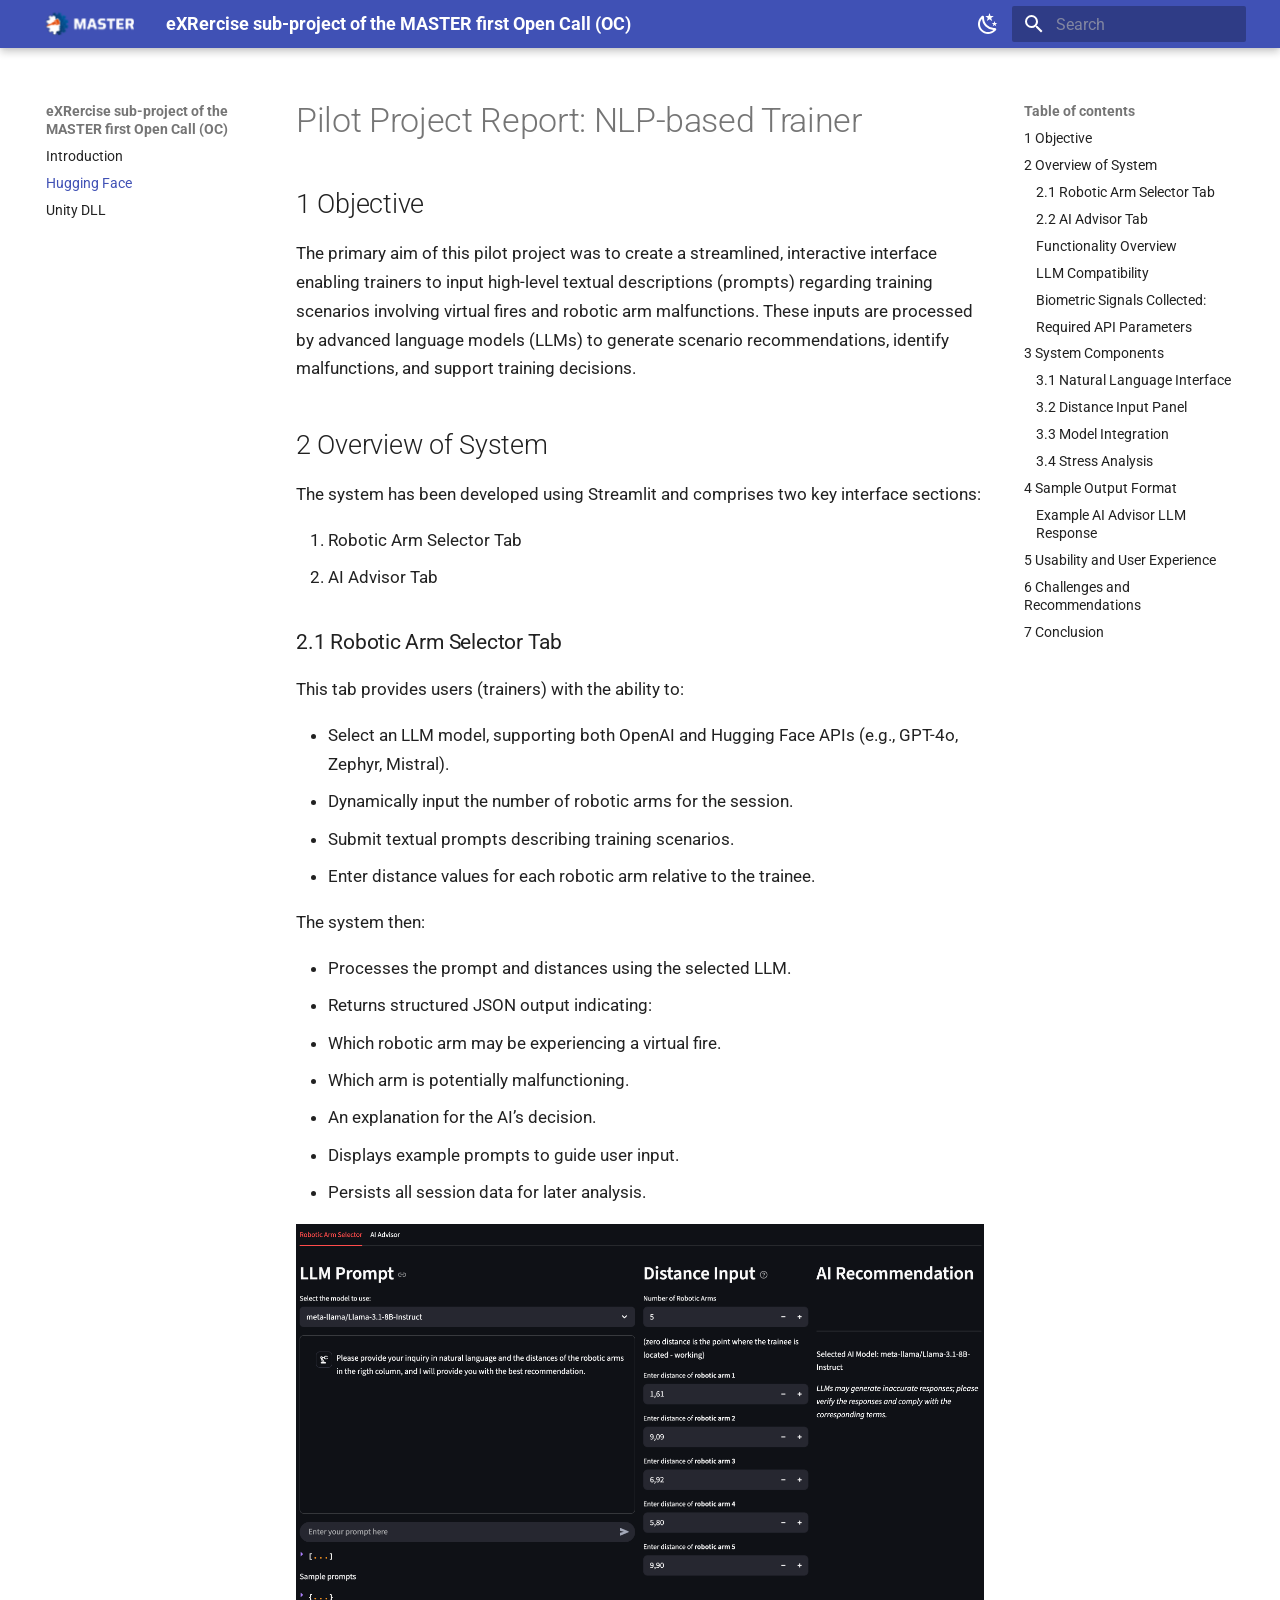
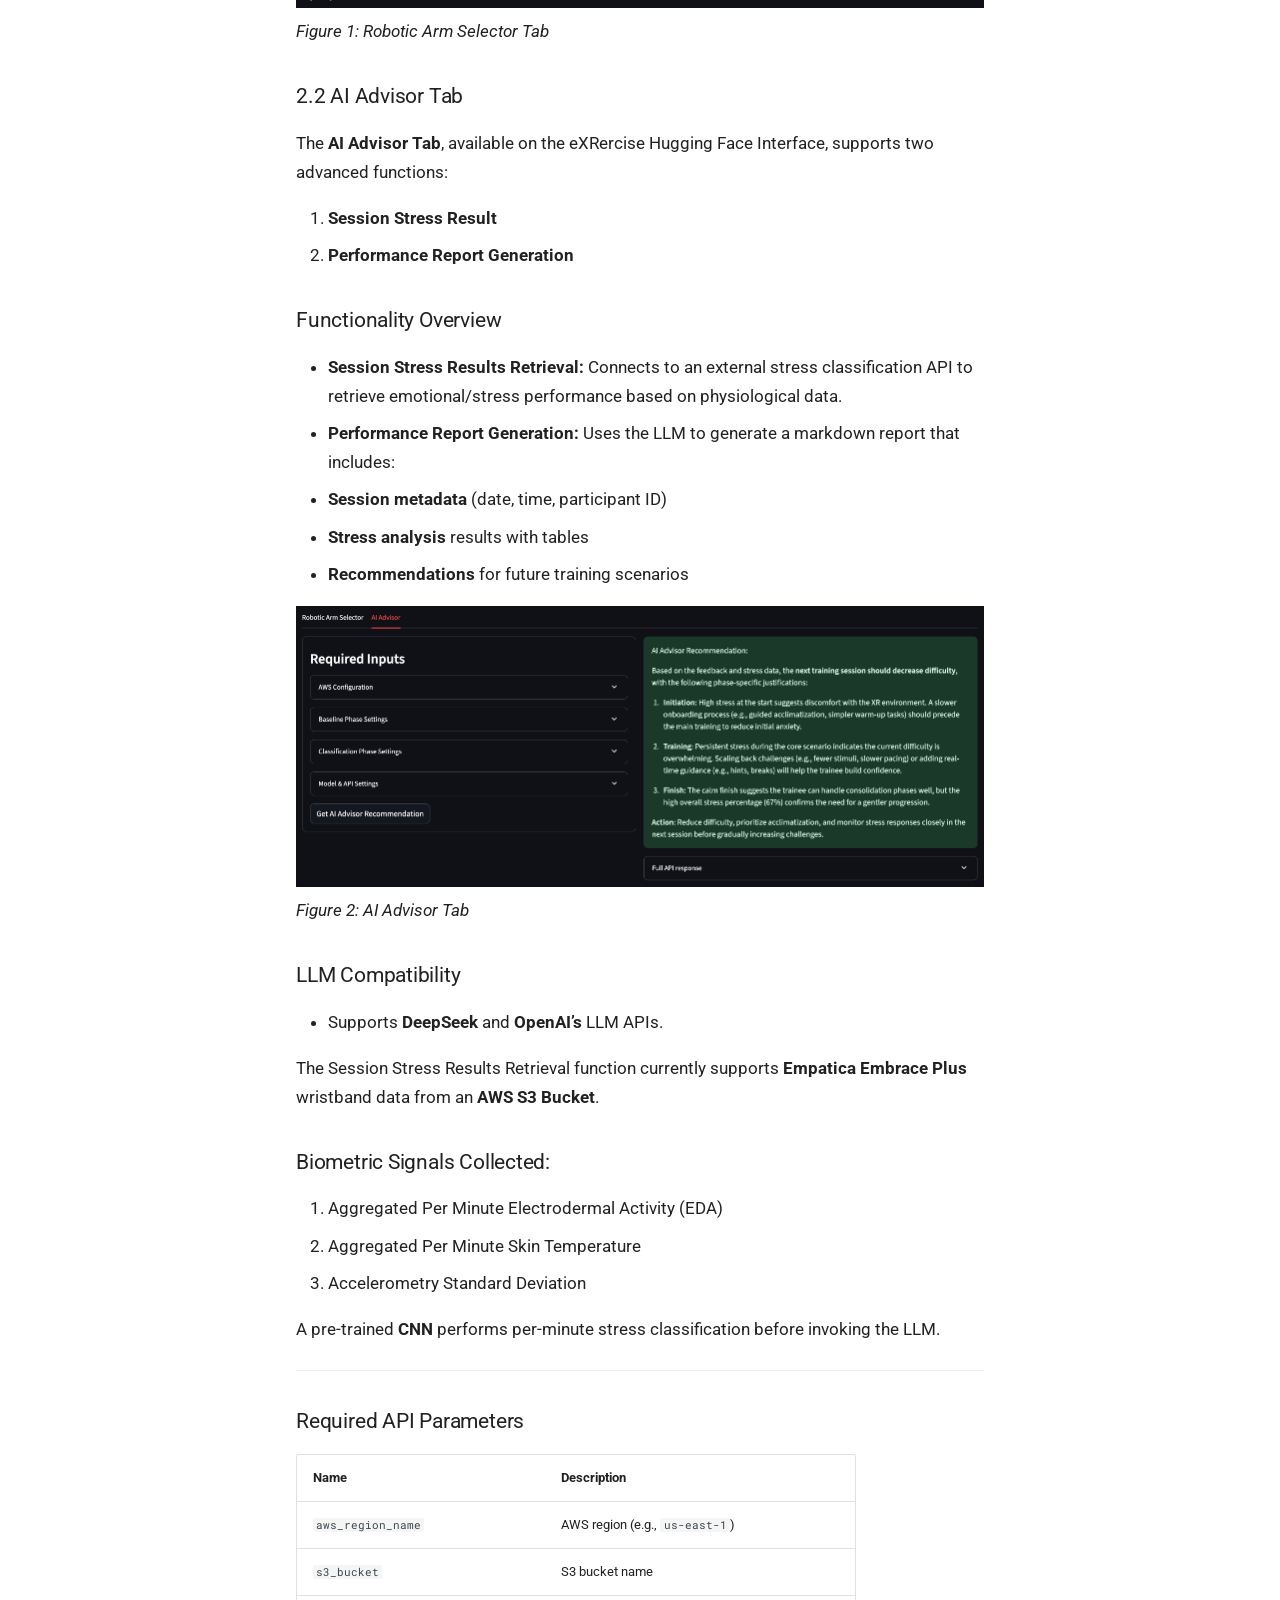
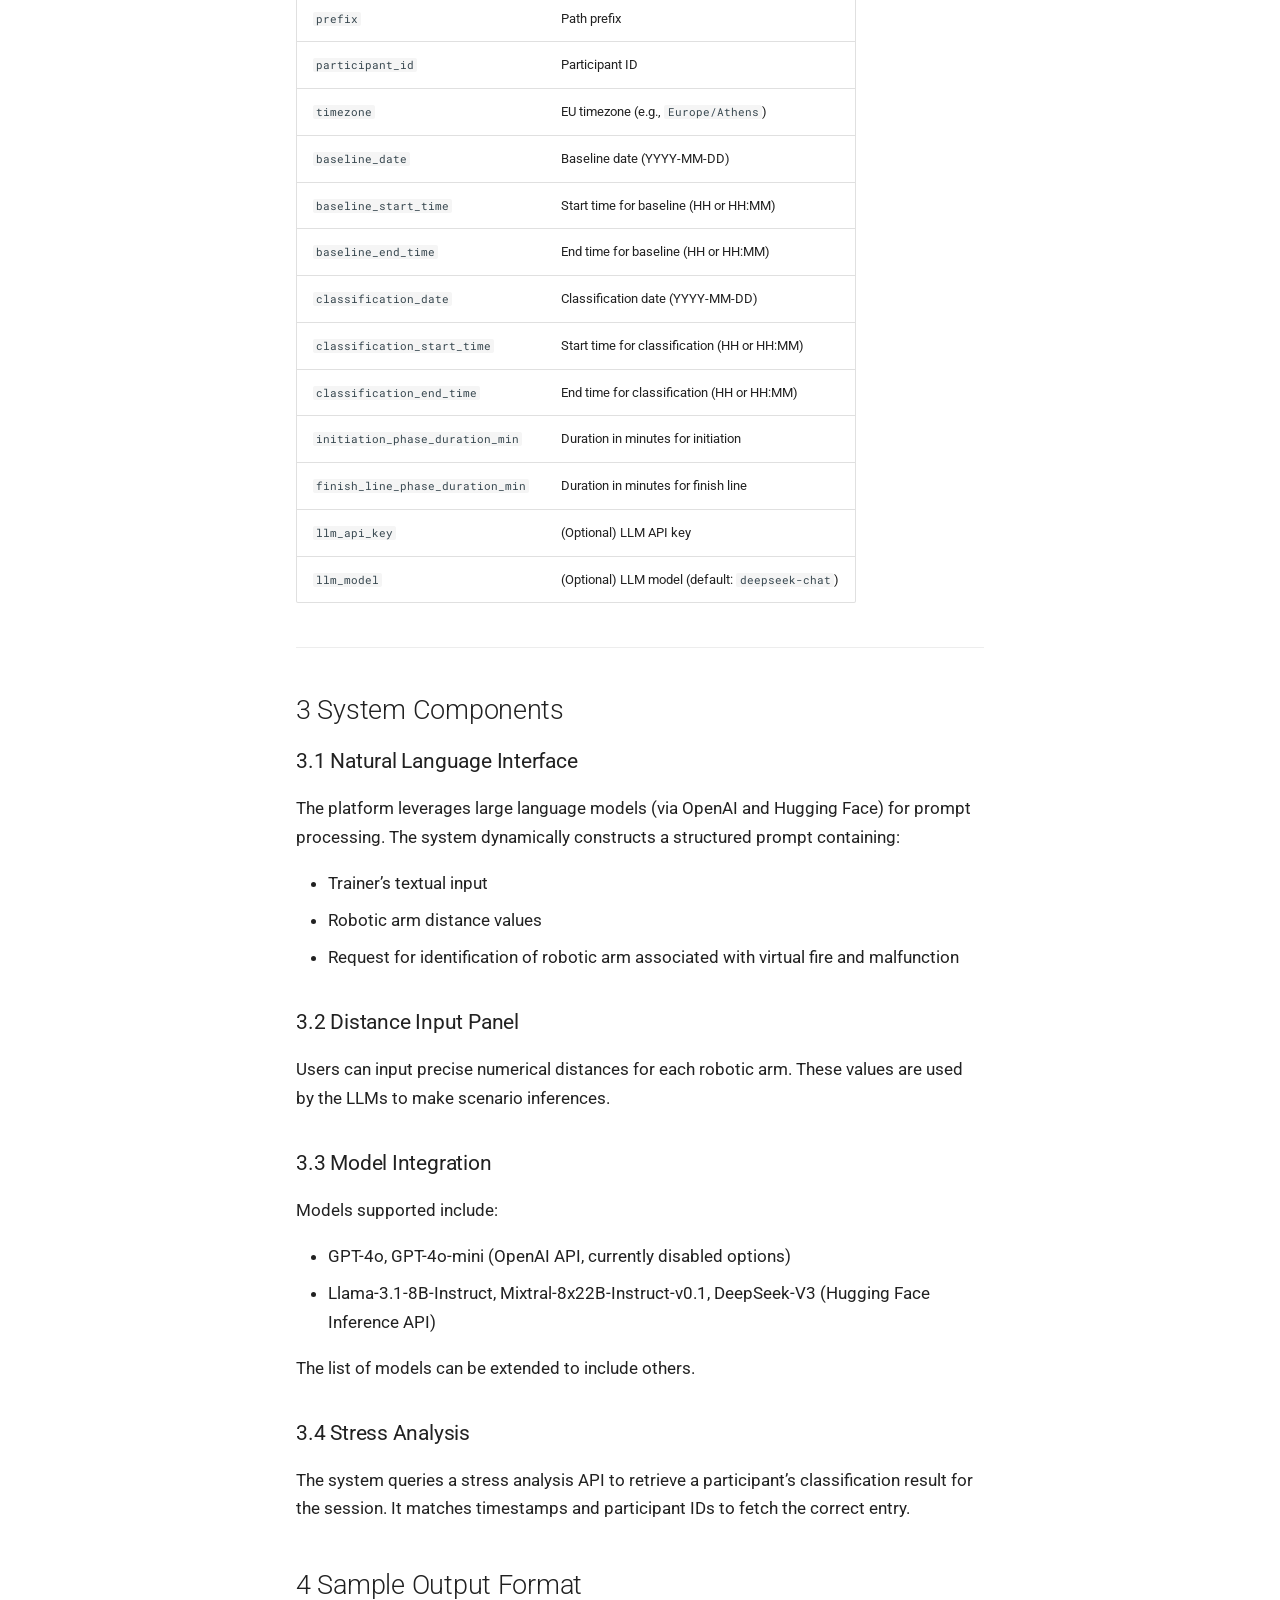
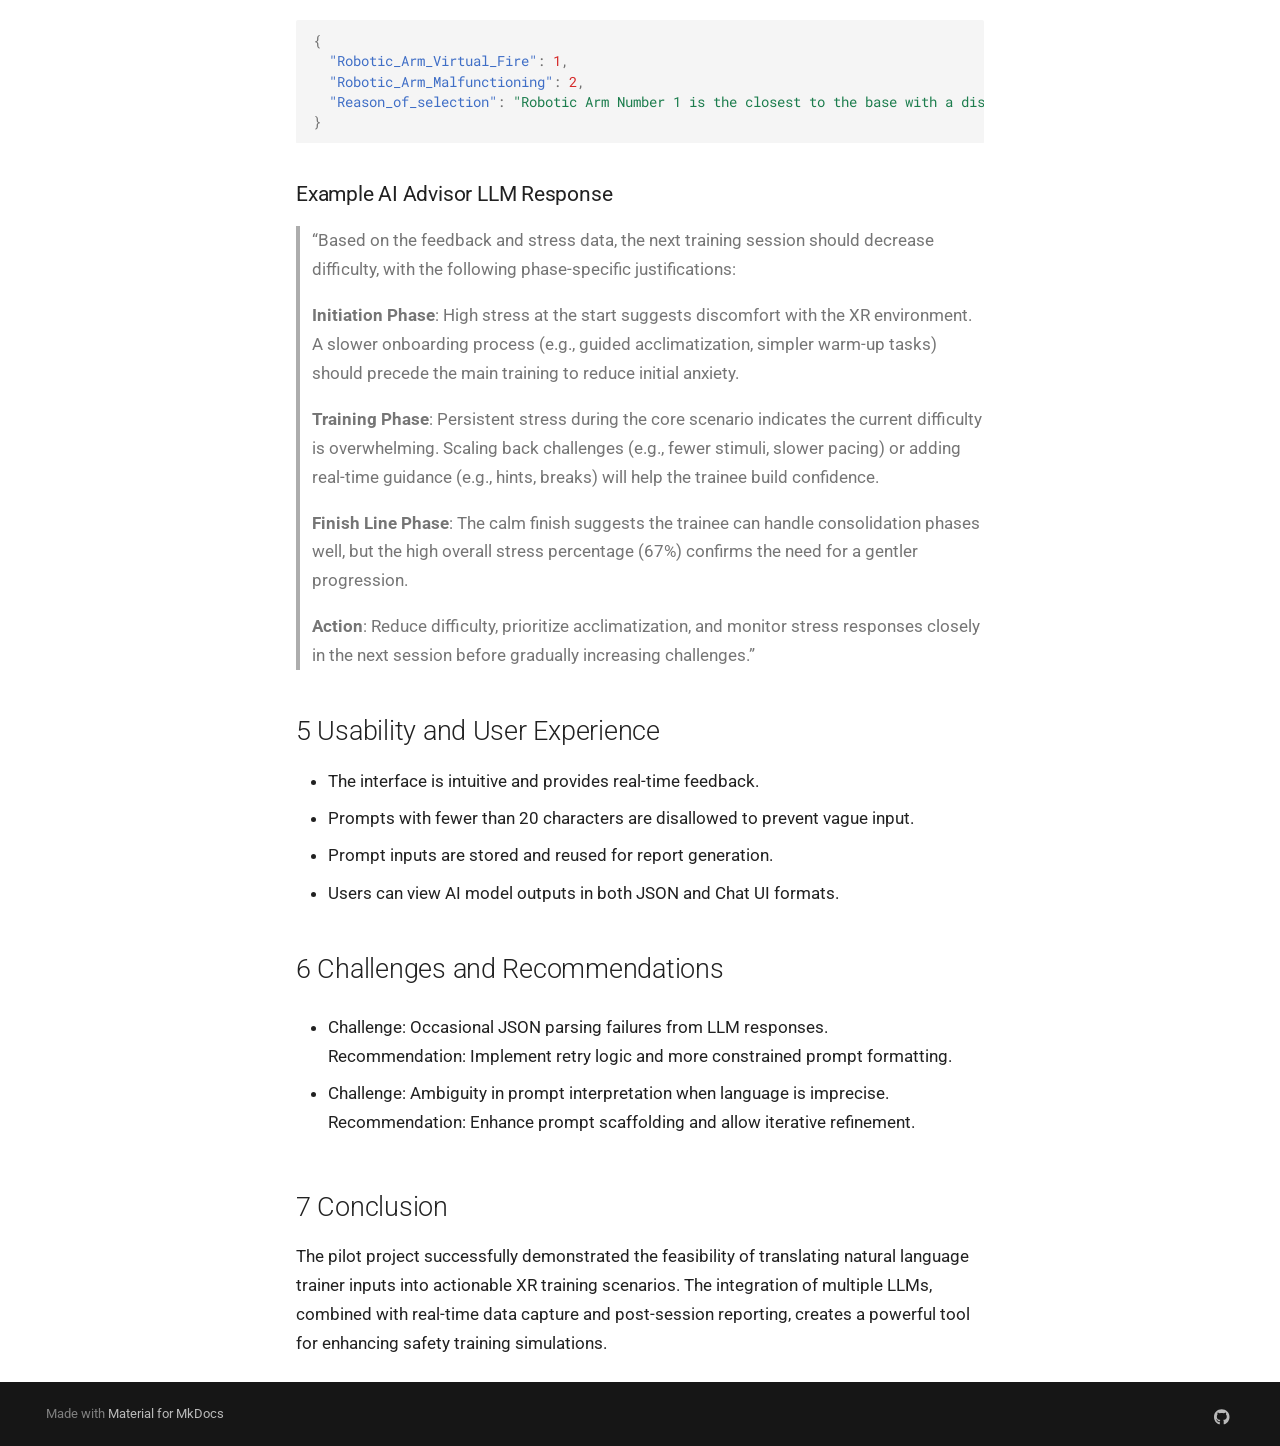
<file: site/huggingface/index.html>
<!doctype html>
<html lang="en" class="no-js">
  <head>
    
      <meta charset="utf-8">
      <meta name="viewport" content="width=device-width,initial-scale=1">
      
      
      
      
        <link rel="prev" href="..">
      
      
        <link rel="next" href="../unity/">
      
      
      <link rel="icon" href="../assets/images/favicon.png">
      <meta name="generator" content="mkdocs-1.6.1, mkdocs-material-9.6.14">
    
    
      
        <title>Hugging Face - eXRercise sub-project of the MASTER first Open Call (OC)</title>
      
    
    
      <link rel="stylesheet" href="../assets/stylesheets/main.342714a4.min.css">
      
        
        <link rel="stylesheet" href="../assets/stylesheets/palette.06af60db.min.css">
      
      


    
    
      
    
    
      
        
        
        <link rel="preconnect" href="https://fonts.gstatic.com" crossorigin>
        <link rel="stylesheet" href="https://fonts.googleapis.com/css?family=Roboto:300,300i,400,400i,700,700i%7CRoboto+Mono:400,400i,700,700i&display=fallback">
        <style>:root{--md-text-font:"Roboto";--md-code-font:"Roboto Mono"}</style>
      
    
    
      <link rel="stylesheet" href="../stylesheets/extra.css">
    
    <script>__md_scope=new URL("..",location),__md_hash=e=>[...e].reduce(((e,_)=>(e<<5)-e+_.charCodeAt(0)),0),__md_get=(e,_=localStorage,t=__md_scope)=>JSON.parse(_.getItem(t.pathname+"."+e)),__md_set=(e,_,t=localStorage,a=__md_scope)=>{try{t.setItem(a.pathname+"."+e,JSON.stringify(_))}catch(e){}}</script>
    
      

    
    
    
  </head>
  
  
    
    
      
    
    
    
    
    <body dir="ltr" data-md-color-scheme="default" data-md-color-primary="indigo" data-md-color-accent="indigo">
  
    
    <input class="md-toggle" data-md-toggle="drawer" type="checkbox" id="__drawer" autocomplete="off">
    <input class="md-toggle" data-md-toggle="search" type="checkbox" id="__search" autocomplete="off">
    <label class="md-overlay" for="__drawer"></label>
    <div data-md-component="skip">
      
        
        <a href="#pilot-project-report-nlp-based-trainer" class="md-skip">
          Skip to content
        </a>
      
    </div>
    <div data-md-component="announce">
      
    </div>
    
    
      

  

<header class="md-header md-header--shadow" data-md-component="header">
  <nav class="md-header__inner md-grid" aria-label="Header">
    <a href=".." title="eXRercise sub-project of the MASTER first Open Call (OC)" class="md-header__button md-logo" aria-label="eXRercise sub-project of the MASTER first Open Call (OC)" data-md-component="logo">
      
  <img src="../assets/images/logo.png" alt="logo">

    </a>
    <label class="md-header__button md-icon" for="__drawer">
      
      <svg xmlns="http://www.w3.org/2000/svg" viewBox="0 0 24 24"><path d="M3 6h18v2H3zm0 5h18v2H3zm0 5h18v2H3z"/></svg>
    </label>
    <div class="md-header__title" data-md-component="header-title">
      <div class="md-header__ellipsis">
        <div class="md-header__topic">
          <span class="md-ellipsis">
            eXRercise sub-project of the MASTER first Open Call (OC)
          </span>
        </div>
        <div class="md-header__topic" data-md-component="header-topic">
          <span class="md-ellipsis">
            
              Hugging Face
            
          </span>
        </div>
      </div>
    </div>
    
      
        <form class="md-header__option" data-md-component="palette">
  
    
    
    
    <input class="md-option" data-md-color-media="" data-md-color-scheme="default" data-md-color-primary="indigo" data-md-color-accent="indigo"  aria-label="Switch to dark mode"  type="radio" name="__palette" id="__palette_0">
    
      <label class="md-header__button md-icon" title="Switch to dark mode" for="__palette_1" hidden>
        <svg xmlns="http://www.w3.org/2000/svg" viewBox="0 0 24 24"><path d="m17.75 4.09-2.53 1.94.91 3.06-2.63-1.81-2.63 1.81.91-3.06-2.53-1.94L12.44 4l1.06-3 1.06 3zm3.5 6.91-1.64 1.25.59 1.98-1.7-1.17-1.7 1.17.59-1.98L15.75 11l2.06-.05L18.5 9l.69 1.95zm-2.28 4.95c.83-.08 1.72 1.1 1.19 1.85-.32.45-.66.87-1.08 1.27C15.17 23 8.84 23 4.94 19.07c-3.91-3.9-3.91-10.24 0-14.14.4-.4.82-.76 1.27-1.08.75-.53 1.93.36 1.85 1.19-.27 2.86.69 5.83 2.89 8.02a9.96 9.96 0 0 0 8.02 2.89m-1.64 2.02a12.08 12.08 0 0 1-7.8-3.47c-2.17-2.19-3.33-5-3.49-7.82-2.81 3.14-2.7 7.96.31 10.98 3.02 3.01 7.84 3.12 10.98.31"/></svg>
      </label>
    
  
    
    
    
    <input class="md-option" data-md-color-media="" data-md-color-scheme="slate" data-md-color-primary="indigo" data-md-color-accent="indigo"  aria-label="Switch to light mode"  type="radio" name="__palette" id="__palette_1">
    
      <label class="md-header__button md-icon" title="Switch to light mode" for="__palette_0" hidden>
        <svg xmlns="http://www.w3.org/2000/svg" viewBox="0 0 24 24"><path d="M12 7a5 5 0 0 1 5 5 5 5 0 0 1-5 5 5 5 0 0 1-5-5 5 5 0 0 1 5-5m0 2a3 3 0 0 0-3 3 3 3 0 0 0 3 3 3 3 0 0 0 3-3 3 3 0 0 0-3-3m0-7 2.39 3.42C13.65 5.15 12.84 5 12 5s-1.65.15-2.39.42zM3.34 7l4.16-.35A7.2 7.2 0 0 0 5.94 8.5c-.44.74-.69 1.5-.83 2.29zm.02 10 1.76-3.77a7.131 7.131 0 0 0 2.38 4.14zM20.65 7l-1.77 3.79a7.02 7.02 0 0 0-2.38-4.15zm-.01 10-4.14.36c.59-.51 1.12-1.14 1.54-1.86.42-.73.69-1.5.83-2.29zM12 22l-2.41-3.44c.74.27 1.55.44 2.41.44.82 0 1.63-.17 2.37-.44z"/></svg>
      </label>
    
  
</form>
      
    
    
      <script>var palette=__md_get("__palette");if(palette&&palette.color){if("(prefers-color-scheme)"===palette.color.media){var media=matchMedia("(prefers-color-scheme: light)"),input=document.querySelector(media.matches?"[data-md-color-media='(prefers-color-scheme: light)']":"[data-md-color-media='(prefers-color-scheme: dark)']");palette.color.media=input.getAttribute("data-md-color-media"),palette.color.scheme=input.getAttribute("data-md-color-scheme"),palette.color.primary=input.getAttribute("data-md-color-primary"),palette.color.accent=input.getAttribute("data-md-color-accent")}for(var[key,value]of Object.entries(palette.color))document.body.setAttribute("data-md-color-"+key,value)}</script>
    
    
    
      
      
        <label class="md-header__button md-icon" for="__search">
          
          <svg xmlns="http://www.w3.org/2000/svg" viewBox="0 0 24 24"><path d="M9.5 3A6.5 6.5 0 0 1 16 9.5c0 1.61-.59 3.09-1.56 4.23l.27.27h.79l5 5-1.5 1.5-5-5v-.79l-.27-.27A6.52 6.52 0 0 1 9.5 16 6.5 6.5 0 0 1 3 9.5 6.5 6.5 0 0 1 9.5 3m0 2C7 5 5 7 5 9.5S7 14 9.5 14 14 12 14 9.5 12 5 9.5 5"/></svg>
        </label>
        <div class="md-search" data-md-component="search" role="dialog">
  <label class="md-search__overlay" for="__search"></label>
  <div class="md-search__inner" role="search">
    <form class="md-search__form" name="search">
      <input type="text" class="md-search__input" name="query" aria-label="Search" placeholder="Search" autocapitalize="off" autocorrect="off" autocomplete="off" spellcheck="false" data-md-component="search-query" required>
      <label class="md-search__icon md-icon" for="__search">
        
        <svg xmlns="http://www.w3.org/2000/svg" viewBox="0 0 24 24"><path d="M9.5 3A6.5 6.5 0 0 1 16 9.5c0 1.61-.59 3.09-1.56 4.23l.27.27h.79l5 5-1.5 1.5-5-5v-.79l-.27-.27A6.52 6.52 0 0 1 9.5 16 6.5 6.5 0 0 1 3 9.5 6.5 6.5 0 0 1 9.5 3m0 2C7 5 5 7 5 9.5S7 14 9.5 14 14 12 14 9.5 12 5 9.5 5"/></svg>
        
        <svg xmlns="http://www.w3.org/2000/svg" viewBox="0 0 24 24"><path d="M20 11v2H8l5.5 5.5-1.42 1.42L4.16 12l7.92-7.92L13.5 5.5 8 11z"/></svg>
      </label>
      <nav class="md-search__options" aria-label="Search">
        
        <button type="reset" class="md-search__icon md-icon" title="Clear" aria-label="Clear" tabindex="-1">
          
          <svg xmlns="http://www.w3.org/2000/svg" viewBox="0 0 24 24"><path d="M19 6.41 17.59 5 12 10.59 6.41 5 5 6.41 10.59 12 5 17.59 6.41 19 12 13.41 17.59 19 19 17.59 13.41 12z"/></svg>
        </button>
      </nav>
      
    </form>
    <div class="md-search__output">
      <div class="md-search__scrollwrap" tabindex="0" data-md-scrollfix>
        <div class="md-search-result" data-md-component="search-result">
          <div class="md-search-result__meta">
            Initializing search
          </div>
          <ol class="md-search-result__list" role="presentation"></ol>
        </div>
      </div>
    </div>
  </div>
</div>
      
    
    
  </nav>
  
</header>
    
    <div class="md-container" data-md-component="container">
      
      
        
          
        
      
      <main class="md-main" data-md-component="main">
        <div class="md-main__inner md-grid">
          
            
              
              <div class="md-sidebar md-sidebar--primary" data-md-component="sidebar" data-md-type="navigation" >
                <div class="md-sidebar__scrollwrap">
                  <div class="md-sidebar__inner">
                    



<nav class="md-nav md-nav--primary" aria-label="Navigation" data-md-level="0">
  <label class="md-nav__title" for="__drawer">
    <a href=".." title="eXRercise sub-project of the MASTER first Open Call (OC)" class="md-nav__button md-logo" aria-label="eXRercise sub-project of the MASTER first Open Call (OC)" data-md-component="logo">
      
  <img src="../assets/images/logo.png" alt="logo">

    </a>
    eXRercise sub-project of the MASTER first Open Call (OC)
  </label>
  
  <ul class="md-nav__list" data-md-scrollfix>
    
      
      
  
  
  
  
    <li class="md-nav__item">
      <a href=".." class="md-nav__link">
        
  
  
  <span class="md-ellipsis">
    Introduction
    
  </span>
  

      </a>
    </li>
  

    
      
      
  
  
    
  
  
  
    <li class="md-nav__item md-nav__item--active">
      
      <input class="md-nav__toggle md-toggle" type="checkbox" id="__toc">
      
      
        
      
      
        <label class="md-nav__link md-nav__link--active" for="__toc">
          
  
  
  <span class="md-ellipsis">
    Hugging Face
    
  </span>
  

          <span class="md-nav__icon md-icon"></span>
        </label>
      
      <a href="./" class="md-nav__link md-nav__link--active">
        
  
  
  <span class="md-ellipsis">
    Hugging Face
    
  </span>
  

      </a>
      
        

<nav class="md-nav md-nav--secondary" aria-label="Table of contents">
  
  
  
    
  
  
    <label class="md-nav__title" for="__toc">
      <span class="md-nav__icon md-icon"></span>
      Table of contents
    </label>
    <ul class="md-nav__list" data-md-component="toc" data-md-scrollfix>
      
        <li class="md-nav__item">
  <a href="#1-objective" class="md-nav__link">
    <span class="md-ellipsis">
      1 Objective
    </span>
  </a>
  
</li>
      
        <li class="md-nav__item">
  <a href="#2-overview-of-system" class="md-nav__link">
    <span class="md-ellipsis">
      2 Overview of System
    </span>
  </a>
  
    <nav class="md-nav" aria-label="2 Overview of System">
      <ul class="md-nav__list">
        
          <li class="md-nav__item">
  <a href="#21-robotic-arm-selector-tab" class="md-nav__link">
    <span class="md-ellipsis">
      2.1 Robotic Arm Selector Tab
    </span>
  </a>
  
</li>
        
          <li class="md-nav__item">
  <a href="#22-ai-advisor-tab" class="md-nav__link">
    <span class="md-ellipsis">
      2.2 AI Advisor Tab
    </span>
  </a>
  
</li>
        
          <li class="md-nav__item">
  <a href="#functionality-overview" class="md-nav__link">
    <span class="md-ellipsis">
      Functionality Overview
    </span>
  </a>
  
</li>
        
          <li class="md-nav__item">
  <a href="#llm-compatibility" class="md-nav__link">
    <span class="md-ellipsis">
      LLM Compatibility
    </span>
  </a>
  
</li>
        
          <li class="md-nav__item">
  <a href="#biometric-signals-collected" class="md-nav__link">
    <span class="md-ellipsis">
      Biometric Signals Collected:
    </span>
  </a>
  
</li>
        
          <li class="md-nav__item">
  <a href="#required-api-parameters" class="md-nav__link">
    <span class="md-ellipsis">
      Required API Parameters
    </span>
  </a>
  
</li>
        
      </ul>
    </nav>
  
</li>
      
        <li class="md-nav__item">
  <a href="#3-system-components" class="md-nav__link">
    <span class="md-ellipsis">
      3 System Components
    </span>
  </a>
  
    <nav class="md-nav" aria-label="3 System Components">
      <ul class="md-nav__list">
        
          <li class="md-nav__item">
  <a href="#31-natural-language-interface" class="md-nav__link">
    <span class="md-ellipsis">
      3.1 Natural Language Interface
    </span>
  </a>
  
</li>
        
          <li class="md-nav__item">
  <a href="#32-distance-input-panel" class="md-nav__link">
    <span class="md-ellipsis">
      3.2 Distance Input Panel
    </span>
  </a>
  
</li>
        
          <li class="md-nav__item">
  <a href="#33-model-integration" class="md-nav__link">
    <span class="md-ellipsis">
      3.3 Model Integration
    </span>
  </a>
  
</li>
        
          <li class="md-nav__item">
  <a href="#34-stress-analysis" class="md-nav__link">
    <span class="md-ellipsis">
      3.4 Stress Analysis
    </span>
  </a>
  
</li>
        
      </ul>
    </nav>
  
</li>
      
        <li class="md-nav__item">
  <a href="#4-sample-output-format" class="md-nav__link">
    <span class="md-ellipsis">
      4 Sample Output Format
    </span>
  </a>
  
    <nav class="md-nav" aria-label="4 Sample Output Format">
      <ul class="md-nav__list">
        
          <li class="md-nav__item">
  <a href="#example-ai-advisor-llm-response" class="md-nav__link">
    <span class="md-ellipsis">
      Example AI Advisor LLM Response
    </span>
  </a>
  
</li>
        
      </ul>
    </nav>
  
</li>
      
        <li class="md-nav__item">
  <a href="#5-usability-and-user-experience" class="md-nav__link">
    <span class="md-ellipsis">
      5 Usability and User Experience
    </span>
  </a>
  
</li>
      
        <li class="md-nav__item">
  <a href="#6-challenges-and-recommendations" class="md-nav__link">
    <span class="md-ellipsis">
      6 Challenges and Recommendations
    </span>
  </a>
  
</li>
      
        <li class="md-nav__item">
  <a href="#7-conclusion" class="md-nav__link">
    <span class="md-ellipsis">
      7 Conclusion
    </span>
  </a>
  
</li>
      
    </ul>
  
</nav>
      
    </li>
  

    
      
      
  
  
  
  
    <li class="md-nav__item">
      <a href="../unity/" class="md-nav__link">
        
  
  
  <span class="md-ellipsis">
    Unity DLL
    
  </span>
  

      </a>
    </li>
  

    
  </ul>
</nav>
                  </div>
                </div>
              </div>
            
            
              
              <div class="md-sidebar md-sidebar--secondary" data-md-component="sidebar" data-md-type="toc" >
                <div class="md-sidebar__scrollwrap">
                  <div class="md-sidebar__inner">
                    

<nav class="md-nav md-nav--secondary" aria-label="Table of contents">
  
  
  
    
  
  
    <label class="md-nav__title" for="__toc">
      <span class="md-nav__icon md-icon"></span>
      Table of contents
    </label>
    <ul class="md-nav__list" data-md-component="toc" data-md-scrollfix>
      
        <li class="md-nav__item">
  <a href="#1-objective" class="md-nav__link">
    <span class="md-ellipsis">
      1 Objective
    </span>
  </a>
  
</li>
      
        <li class="md-nav__item">
  <a href="#2-overview-of-system" class="md-nav__link">
    <span class="md-ellipsis">
      2 Overview of System
    </span>
  </a>
  
    <nav class="md-nav" aria-label="2 Overview of System">
      <ul class="md-nav__list">
        
          <li class="md-nav__item">
  <a href="#21-robotic-arm-selector-tab" class="md-nav__link">
    <span class="md-ellipsis">
      2.1 Robotic Arm Selector Tab
    </span>
  </a>
  
</li>
        
          <li class="md-nav__item">
  <a href="#22-ai-advisor-tab" class="md-nav__link">
    <span class="md-ellipsis">
      2.2 AI Advisor Tab
    </span>
  </a>
  
</li>
        
          <li class="md-nav__item">
  <a href="#functionality-overview" class="md-nav__link">
    <span class="md-ellipsis">
      Functionality Overview
    </span>
  </a>
  
</li>
        
          <li class="md-nav__item">
  <a href="#llm-compatibility" class="md-nav__link">
    <span class="md-ellipsis">
      LLM Compatibility
    </span>
  </a>
  
</li>
        
          <li class="md-nav__item">
  <a href="#biometric-signals-collected" class="md-nav__link">
    <span class="md-ellipsis">
      Biometric Signals Collected:
    </span>
  </a>
  
</li>
        
          <li class="md-nav__item">
  <a href="#required-api-parameters" class="md-nav__link">
    <span class="md-ellipsis">
      Required API Parameters
    </span>
  </a>
  
</li>
        
      </ul>
    </nav>
  
</li>
      
        <li class="md-nav__item">
  <a href="#3-system-components" class="md-nav__link">
    <span class="md-ellipsis">
      3 System Components
    </span>
  </a>
  
    <nav class="md-nav" aria-label="3 System Components">
      <ul class="md-nav__list">
        
          <li class="md-nav__item">
  <a href="#31-natural-language-interface" class="md-nav__link">
    <span class="md-ellipsis">
      3.1 Natural Language Interface
    </span>
  </a>
  
</li>
        
          <li class="md-nav__item">
  <a href="#32-distance-input-panel" class="md-nav__link">
    <span class="md-ellipsis">
      3.2 Distance Input Panel
    </span>
  </a>
  
</li>
        
          <li class="md-nav__item">
  <a href="#33-model-integration" class="md-nav__link">
    <span class="md-ellipsis">
      3.3 Model Integration
    </span>
  </a>
  
</li>
        
          <li class="md-nav__item">
  <a href="#34-stress-analysis" class="md-nav__link">
    <span class="md-ellipsis">
      3.4 Stress Analysis
    </span>
  </a>
  
</li>
        
      </ul>
    </nav>
  
</li>
      
        <li class="md-nav__item">
  <a href="#4-sample-output-format" class="md-nav__link">
    <span class="md-ellipsis">
      4 Sample Output Format
    </span>
  </a>
  
    <nav class="md-nav" aria-label="4 Sample Output Format">
      <ul class="md-nav__list">
        
          <li class="md-nav__item">
  <a href="#example-ai-advisor-llm-response" class="md-nav__link">
    <span class="md-ellipsis">
      Example AI Advisor LLM Response
    </span>
  </a>
  
</li>
        
      </ul>
    </nav>
  
</li>
      
        <li class="md-nav__item">
  <a href="#5-usability-and-user-experience" class="md-nav__link">
    <span class="md-ellipsis">
      5 Usability and User Experience
    </span>
  </a>
  
</li>
      
        <li class="md-nav__item">
  <a href="#6-challenges-and-recommendations" class="md-nav__link">
    <span class="md-ellipsis">
      6 Challenges and Recommendations
    </span>
  </a>
  
</li>
      
        <li class="md-nav__item">
  <a href="#7-conclusion" class="md-nav__link">
    <span class="md-ellipsis">
      7 Conclusion
    </span>
  </a>
  
</li>
      
    </ul>
  
</nav>
                  </div>
                </div>
              </div>
            
          
          
            <div class="md-content" data-md-component="content">
              <article class="md-content__inner md-typeset">
                
                  



<h1 id="pilot-project-report-nlp-based-trainer">Pilot Project Report: NLP-based Trainer<a class="headerlink" href="#pilot-project-report-nlp-based-trainer" title="Permanent link">&para;</a></h1>
<h2 id="1-objective">1 Objective<a class="headerlink" href="#1-objective" title="Permanent link">&para;</a></h2>
<p>The primary aim of this pilot project was to create a streamlined, interactive interface enabling trainers to input high-level textual descriptions (prompts) regarding training scenarios involving virtual fires and robotic arm malfunctions. These inputs are processed by advanced language models (LLMs) to generate scenario recommendations, identify malfunctions, and support training decisions.</p>
<h2 id="2-overview-of-system">2 Overview of System<a class="headerlink" href="#2-overview-of-system" title="Permanent link">&para;</a></h2>
<p>The system has been developed using Streamlit and comprises two key interface sections:</p>
<ol>
<li>Robotic Arm Selector Tab  </li>
<li>AI Advisor Tab</li>
</ol>
<h3 id="21-robotic-arm-selector-tab">2.1 Robotic Arm Selector Tab<a class="headerlink" href="#21-robotic-arm-selector-tab" title="Permanent link">&para;</a></h3>
<p>This tab provides users (trainers) with the ability to:</p>
<ul>
<li>Select an LLM model, supporting both OpenAI and Hugging Face APIs (e.g., GPT-4o, Zephyr, Mistral).</li>
<li>Dynamically input the number of robotic arms for the session.</li>
<li>Submit textual prompts describing training scenarios.</li>
<li>Enter distance values for each robotic arm relative to the trainee.</li>
</ul>
<p>The system then:</p>
<ul>
<li>Processes the prompt and distances using the selected LLM.</li>
<li>Returns structured JSON output indicating:</li>
<li>Which robotic arm may be experiencing a virtual fire.</li>
<li>Which arm is potentially malfunctioning.</li>
<li>An explanation for the AI’s decision.</li>
<li>Displays example prompts to guide user input.</li>
<li>Persists all session data for later analysis.</li>
</ul>
<p><img alt="Robotic Arm Selector" src="../assets/images/llm.png" />
<em>Figure 1: Robotic Arm Selector Tab</em></p>
<h3 id="22-ai-advisor-tab">2.2 AI Advisor Tab<a class="headerlink" href="#22-ai-advisor-tab" title="Permanent link">&para;</a></h3>
<p>The <strong>AI Advisor Tab</strong>, available on the eXRercise Hugging Face Interface, supports two advanced functions:</p>
<ol>
<li><strong>Session Stress Result</strong></li>
<li><strong>Performance Report Generation</strong></li>
</ol>
<h3 id="functionality-overview">Functionality Overview<a class="headerlink" href="#functionality-overview" title="Permanent link">&para;</a></h3>
<ul>
<li><strong>Session Stress Results Retrieval:</strong> Connects to an external stress classification API to retrieve emotional/stress performance based on physiological data.</li>
<li><strong>Performance Report Generation:</strong> Uses the LLM to generate a markdown report that includes:</li>
<li><strong>Session metadata</strong> (date, time, participant ID)</li>
<li><strong>Stress analysis</strong> results with tables</li>
<li><strong>Recommendations</strong> for future training scenarios</li>
</ul>
<p><img alt="AI Advisor" src="../assets/images/ai-advisor.png" />
<em>Figure 2: AI Advisor Tab</em></p>
<h3 id="llm-compatibility">LLM Compatibility<a class="headerlink" href="#llm-compatibility" title="Permanent link">&para;</a></h3>
<ul>
<li>Supports <strong>DeepSeek</strong> and <strong>OpenAI’s</strong> LLM APIs.</li>
</ul>
<p>The Session Stress Results Retrieval function currently supports <strong>Empatica Embrace Plus</strong> wristband data from an <strong>AWS S3 Bucket</strong>.</p>
<h3 id="biometric-signals-collected">Biometric Signals Collected:<a class="headerlink" href="#biometric-signals-collected" title="Permanent link">&para;</a></h3>
<ol>
<li>Aggregated Per Minute Electrodermal Activity (EDA)</li>
<li>Aggregated Per Minute Skin Temperature</li>
<li>Accelerometry Standard Deviation</li>
</ol>
<p>A pre-trained <strong>CNN</strong> performs per-minute stress classification before invoking the LLM.</p>
<hr />
<h3 id="required-api-parameters">Required API Parameters<a class="headerlink" href="#required-api-parameters" title="Permanent link">&para;</a></h3>
<table>
<thead>
<tr>
<th>Name</th>
<th>Description</th>
</tr>
</thead>
<tbody>
<tr>
<td><code>aws_region_name</code></td>
<td>AWS region (e.g., <code>us-east-1</code>)</td>
</tr>
<tr>
<td><code>s3_bucket</code></td>
<td>S3 bucket name</td>
</tr>
<tr>
<td><code>prefix</code></td>
<td>Path prefix</td>
</tr>
<tr>
<td><code>participant_id</code></td>
<td>Participant ID</td>
</tr>
<tr>
<td><code>timezone</code></td>
<td>EU timezone (e.g., <code>Europe/Athens</code>)</td>
</tr>
<tr>
<td><code>baseline_date</code></td>
<td>Baseline date (YYYY-MM-DD)</td>
</tr>
<tr>
<td><code>baseline_start_time</code></td>
<td>Start time for baseline (HH or HH:MM)</td>
</tr>
<tr>
<td><code>baseline_end_time</code></td>
<td>End time for baseline (HH or HH:MM)</td>
</tr>
<tr>
<td><code>classification_date</code></td>
<td>Classification date (YYYY-MM-DD)</td>
</tr>
<tr>
<td><code>classification_start_time</code></td>
<td>Start time for classification (HH or HH:MM)</td>
</tr>
<tr>
<td><code>classification_end_time</code></td>
<td>End time for classification (HH or HH:MM)</td>
</tr>
<tr>
<td><code>initiation_phase_duration_min</code></td>
<td>Duration in minutes for initiation</td>
</tr>
<tr>
<td><code>finish_line_phase_duration_min</code></td>
<td>Duration in minutes for finish line</td>
</tr>
<tr>
<td><code>llm_api_key</code></td>
<td>(Optional) LLM API key</td>
</tr>
<tr>
<td><code>llm_model</code></td>
<td>(Optional) LLM model (default: <code>deepseek-chat</code>)</td>
</tr>
</tbody>
</table>
<hr />
<h2 id="3-system-components">3 System Components<a class="headerlink" href="#3-system-components" title="Permanent link">&para;</a></h2>
<h3 id="31-natural-language-interface">3.1 Natural Language Interface<a class="headerlink" href="#31-natural-language-interface" title="Permanent link">&para;</a></h3>
<p>The platform leverages large language models (via OpenAI and Hugging Face) for prompt processing. The system dynamically constructs a structured prompt containing:</p>
<ul>
<li>Trainer’s textual input</li>
<li>Robotic arm distance values</li>
<li>Request for identification of robotic arm associated with virtual fire and malfunction</li>
</ul>
<h3 id="32-distance-input-panel">3.2 Distance Input Panel<a class="headerlink" href="#32-distance-input-panel" title="Permanent link">&para;</a></h3>
<p>Users can input precise numerical distances for each robotic arm. These values are used by the LLMs to make scenario inferences.</p>
<h3 id="33-model-integration">3.3 Model Integration<a class="headerlink" href="#33-model-integration" title="Permanent link">&para;</a></h3>
<p>Models supported include:</p>
<ul>
<li>GPT-4o, GPT-4o-mini (OpenAI API, currently disabled options)</li>
<li>Llama-3.1-8B-Instruct, Mixtral-8x22B-Instruct-v0.1, DeepSeek-V3 (Hugging Face Inference API)</li>
</ul>
<p>The list of models can be extended to include others.</p>
<h3 id="34-stress-analysis">3.4 Stress Analysis<a class="headerlink" href="#34-stress-analysis" title="Permanent link">&para;</a></h3>
<p>The system queries a stress analysis API to retrieve a participant’s classification result for the session. It matches timestamps and participant IDs to fetch the correct entry.</p>
<h2 id="4-sample-output-format">4 Sample Output Format<a class="headerlink" href="#4-sample-output-format" title="Permanent link">&para;</a></h2>
<div class="highlight"><pre><span></span><code><span class="p">{</span>
<span class="w">  </span><span class="nt">&quot;Robotic_Arm_Virtual_Fire&quot;</span><span class="p">:</span><span class="w"> </span><span class="mi">1</span><span class="p">,</span>
<span class="w">  </span><span class="nt">&quot;Robotic_Arm_Malfunctioning&quot;</span><span class="p">:</span><span class="w"> </span><span class="mi">2</span><span class="p">,</span>
<span class="w">  </span><span class="nt">&quot;Reason_of_selection&quot;</span><span class="p">:</span><span class="w"> </span><span class="s2">&quot;Robotic Arm Number 1 is the closest to the base with a distance of 1.43, which aligns with the description of the virtual fire being &#39;close to the base.&#39; Robotic Arm Number 2, at a distance of 7.79, is the farthest and matches the description of the arm &#39;moving erratically at a far distance,&#39; indicating it is potentially malfunctioning.&quot;</span>
<span class="p">}</span>
</code></pre></div>
<h3 id="example-ai-advisor-llm-response">Example AI Advisor LLM Response<a class="headerlink" href="#example-ai-advisor-llm-response" title="Permanent link">&para;</a></h3>
<blockquote>
<p>“Based on the feedback and stress data, the next training session should decrease difficulty, with the following phase-specific justifications:</p>
<p><strong>Initiation Phase</strong>: High stress at the start suggests discomfort with the XR environment. A slower onboarding process (e.g., guided acclimatization, simpler warm-up tasks) should precede the main training to reduce initial anxiety.</p>
<p><strong>Training Phase</strong>: Persistent stress during the core scenario indicates the current difficulty is overwhelming. Scaling back challenges (e.g., fewer stimuli, slower pacing) or adding real-time guidance (e.g., hints, breaks) will help the trainee build confidence.</p>
<p><strong>Finish Line Phase</strong>: The calm finish suggests the trainee can handle consolidation phases well, but the high overall stress percentage (67%) confirms the need for a gentler progression.</p>
<p><strong>Action</strong>: Reduce difficulty, prioritize acclimatization, and monitor stress responses closely in the next session before gradually increasing challenges.”</p>
</blockquote>
<h2 id="5-usability-and-user-experience">5 Usability and User Experience<a class="headerlink" href="#5-usability-and-user-experience" title="Permanent link">&para;</a></h2>
<ul>
<li>The interface is intuitive and provides real-time feedback.</li>
<li>Prompts with fewer than 20 characters are disallowed to prevent vague input.</li>
<li>Prompt inputs are stored and reused for report generation.</li>
<li>Users can view AI model outputs in both JSON and Chat UI formats.</li>
</ul>
<h2 id="6-challenges-and-recommendations">6 Challenges and Recommendations<a class="headerlink" href="#6-challenges-and-recommendations" title="Permanent link">&para;</a></h2>
<ul>
<li>
<p>Challenge: Occasional JSON parsing failures from LLM responses.<br />
  Recommendation: Implement retry logic and more constrained prompt formatting.</p>
</li>
<li>
<p>Challenge: Ambiguity in prompt interpretation when language is imprecise.<br />
  Recommendation: Enhance prompt scaffolding and allow iterative refinement.</p>
</li>
</ul>
<h2 id="7-conclusion">7 Conclusion<a class="headerlink" href="#7-conclusion" title="Permanent link">&para;</a></h2>
<p>The pilot project successfully demonstrated the feasibility of translating natural language trainer inputs into actionable XR training scenarios. The integration of multiple LLMs, combined with real-time data capture and post-session reporting, creates a powerful tool for enhancing safety training simulations.</p>












                
              </article>
            </div>
          
          
<script>var target=document.getElementById(location.hash.slice(1));target&&target.name&&(target.checked=target.name.startsWith("__tabbed_"))</script>
        </div>
        
          <button type="button" class="md-top md-icon" data-md-component="top" hidden>
  
  <svg xmlns="http://www.w3.org/2000/svg" viewBox="0 0 24 24"><path d="M13 20h-2V8l-5.5 5.5-1.42-1.42L12 4.16l7.92 7.92-1.42 1.42L13 8z"/></svg>
  Back to top
</button>
        
      </main>
      
        <footer class="md-footer">
  
  <div class="md-footer-meta md-typeset">
    <div class="md-footer-meta__inner md-grid">
      <div class="md-copyright">
  
  
    Made with
    <a href="https://squidfunk.github.io/mkdocs-material/" target="_blank" rel="noopener">
      Material for MkDocs
    </a>
  
</div>
      
        <div class="md-social">
  
    
    
    
    
      
      
    
    <a href="https://github.com/noesishubpc/master-eXercise" target="_blank" rel="noopener" title="github.com" class="md-social__link">
      <svg xmlns="http://www.w3.org/2000/svg" viewBox="0 0 496 512"><!--! Font Awesome Free 6.7.2 by @fontawesome - https://fontawesome.com License - https://fontawesome.com/license/free (Icons: CC BY 4.0, Fonts: SIL OFL 1.1, Code: MIT License) Copyright 2024 Fonticons, Inc.--><path d="M165.9 397.4c0 2-2.3 3.6-5.2 3.6-3.3.3-5.6-1.3-5.6-3.6 0-2 2.3-3.6 5.2-3.6 3-.3 5.6 1.3 5.6 3.6m-31.1-4.5c-.7 2 1.3 4.3 4.3 4.9 2.6 1 5.6 0 6.2-2s-1.3-4.3-4.3-5.2c-2.6-.7-5.5.3-6.2 2.3m44.2-1.7c-2.9.7-4.9 2.6-4.6 4.9.3 2 2.9 3.3 5.9 2.6 2.9-.7 4.9-2.6 4.6-4.6-.3-1.9-3-3.2-5.9-2.9M244.8 8C106.1 8 0 113.3 0 252c0 110.9 69.8 205.8 169.5 239.2 12.8 2.3 17.3-5.6 17.3-12.1 0-6.2-.3-40.4-.3-61.4 0 0-70 15-84.7-29.8 0 0-11.4-29.1-27.8-36.6 0 0-22.9-15.7 1.6-15.4 0 0 24.9 2 38.6 25.8 21.9 38.6 58.6 27.5 72.9 20.9 2.3-16 8.8-27.1 16-33.7-55.9-6.2-112.3-14.3-112.3-110.5 0-27.5 7.6-41.3 23.6-58.9-2.6-6.5-11.1-33.3 2.6-67.9 20.9-6.5 69 27 69 27 20-5.6 41.5-8.5 62.8-8.5s42.8 2.9 62.8 8.5c0 0 48.1-33.6 69-27 13.7 34.7 5.2 61.4 2.6 67.9 16 17.7 25.8 31.5 25.8 58.9 0 96.5-58.9 104.2-114.8 110.5 9.2 7.9 17 22.9 17 46.4 0 33.7-.3 75.4-.3 83.6 0 6.5 4.6 14.4 17.3 12.1C428.2 457.8 496 362.9 496 252 496 113.3 383.5 8 244.8 8M97.2 352.9c-1.3 1-1 3.3.7 5.2 1.6 1.6 3.9 2.3 5.2 1 1.3-1 1-3.3-.7-5.2-1.6-1.6-3.9-2.3-5.2-1m-10.8-8.1c-.7 1.3.3 2.9 2.3 3.9 1.6 1 3.6.7 4.3-.7.7-1.3-.3-2.9-2.3-3.9-2-.6-3.6-.3-4.3.7m32.4 35.6c-1.6 1.3-1 4.3 1.3 6.2 2.3 2.3 5.2 2.6 6.5 1 1.3-1.3.7-4.3-1.3-6.2-2.2-2.3-5.2-2.6-6.5-1m-11.4-14.7c-1.6 1-1.6 3.6 0 5.9s4.3 3.3 5.6 2.3c1.6-1.3 1.6-3.9 0-6.2-1.4-2.3-4-3.3-5.6-2"/></svg>
    </a>
  
</div>
      
    </div>
  </div>
</footer>
      
    </div>
    <div class="md-dialog" data-md-component="dialog">
      <div class="md-dialog__inner md-typeset"></div>
    </div>
    
    
    
      
      <script id="__config" type="application/json">{"base": "..", "features": ["navigation.top", "navigation.instant", "header.autohide", "toc.follow"], "search": "../assets/javascripts/workers/search.d50fe291.min.js", "tags": null, "translations": {"clipboard.copied": "Copied to clipboard", "clipboard.copy": "Copy to clipboard", "search.result.more.one": "1 more on this page", "search.result.more.other": "# more on this page", "search.result.none": "No matching documents", "search.result.one": "1 matching document", "search.result.other": "# matching documents", "search.result.placeholder": "Type to start searching", "search.result.term.missing": "Missing", "select.version": "Select version"}, "version": null}</script>
    
    
      <script src="../assets/javascripts/bundle.13a4f30d.min.js"></script>
      
    
  </body>
</html>
</file>
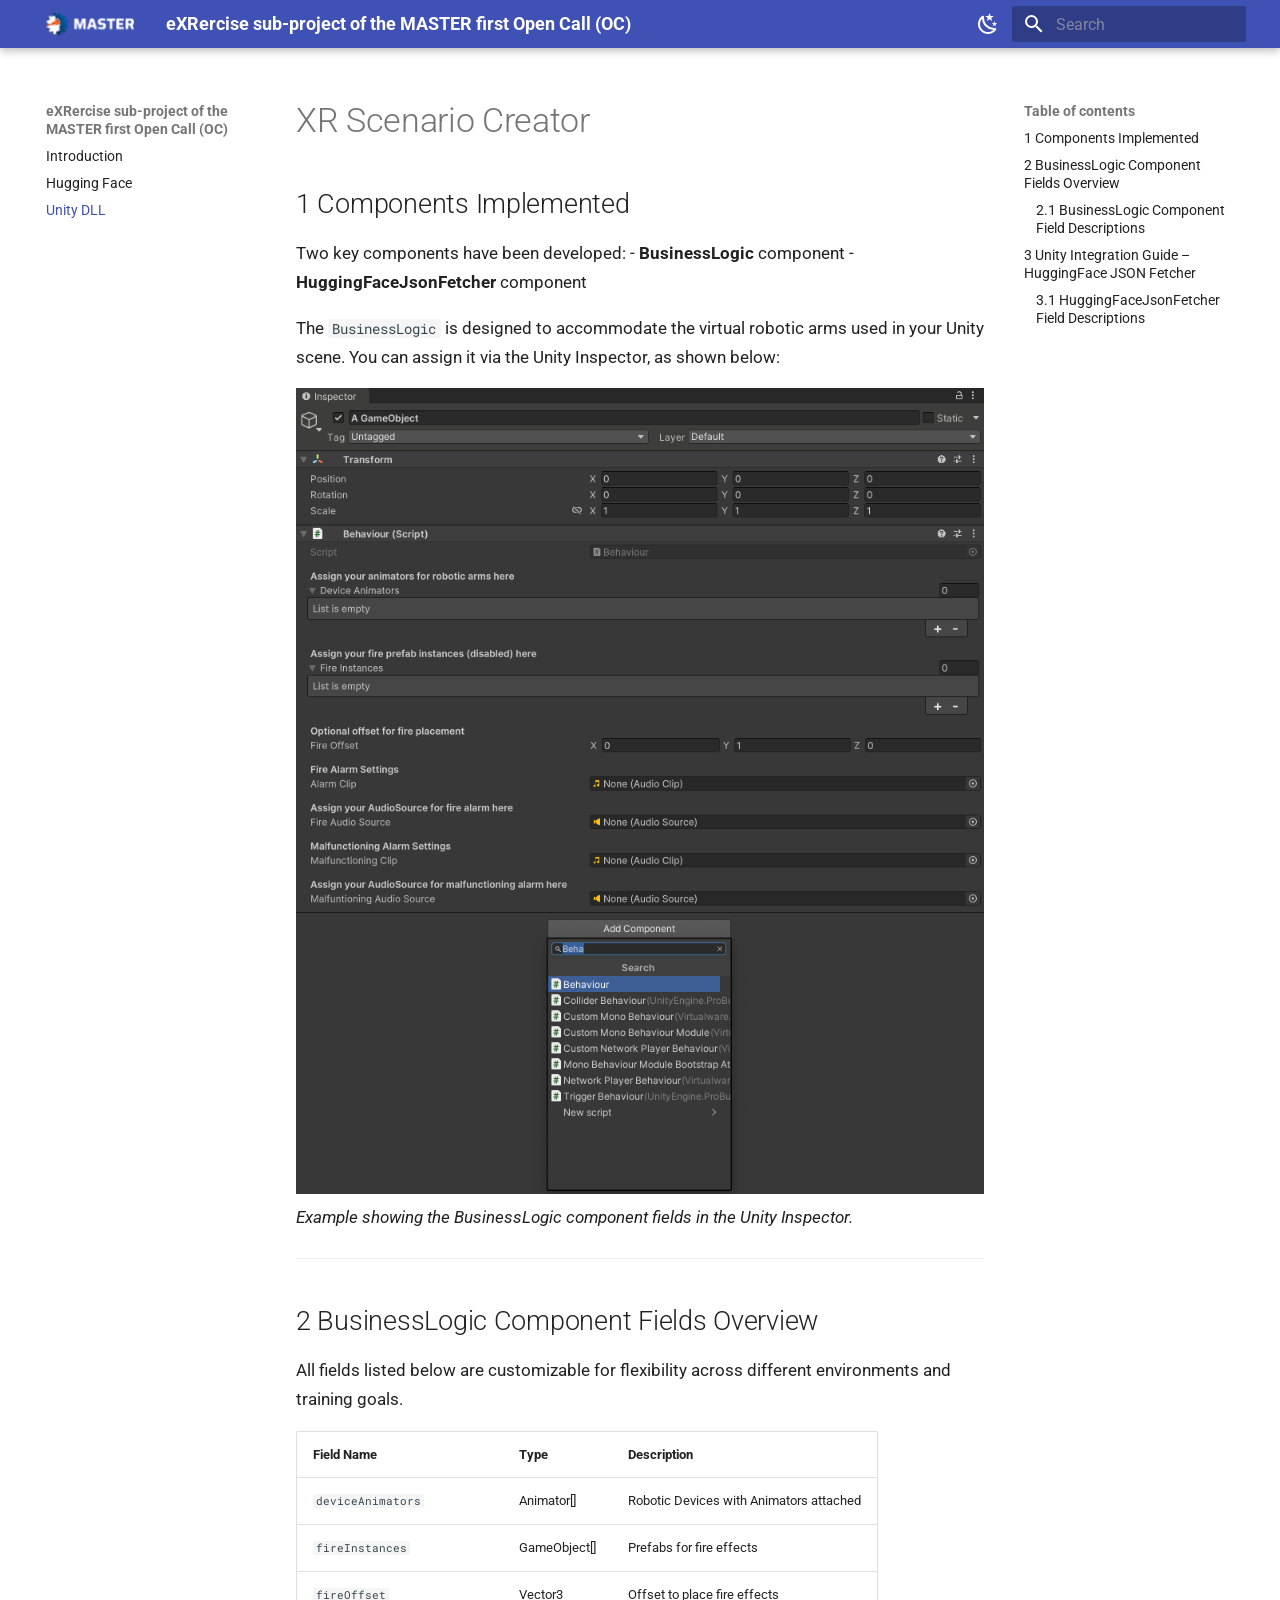
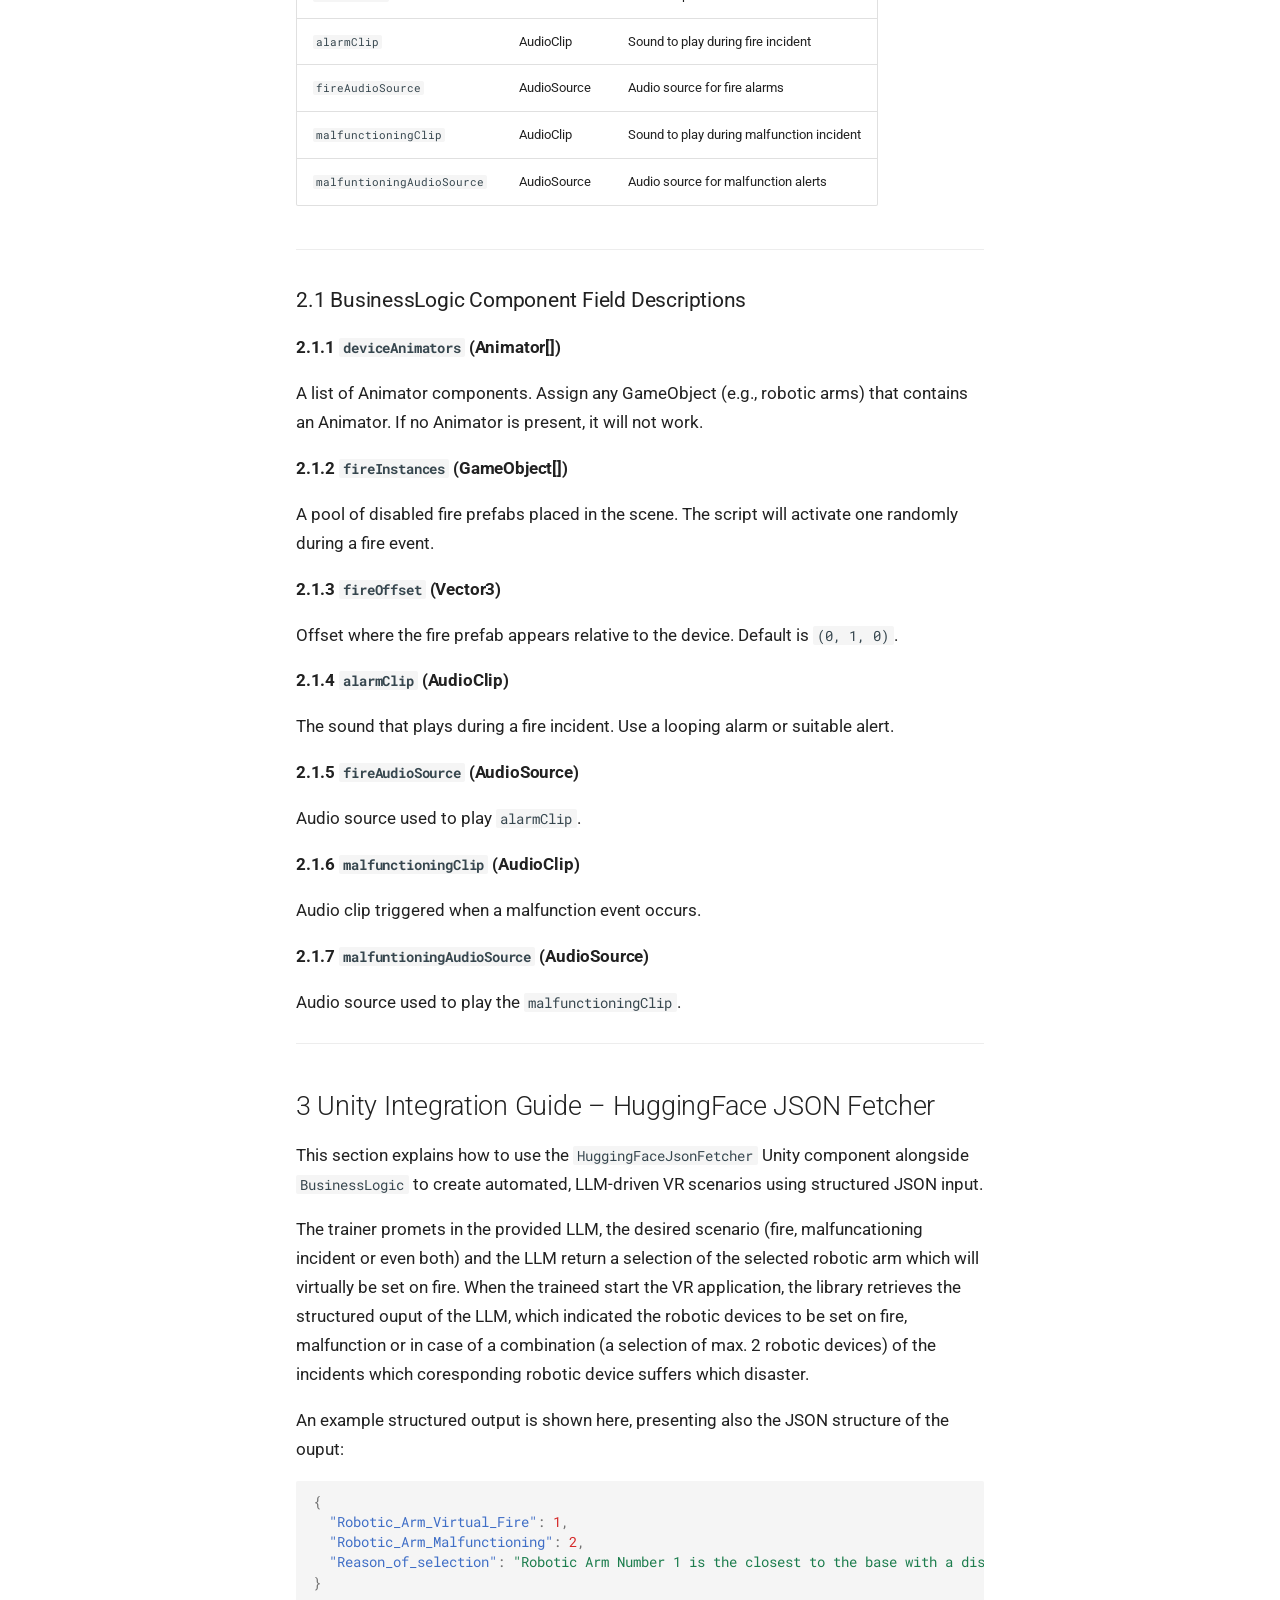
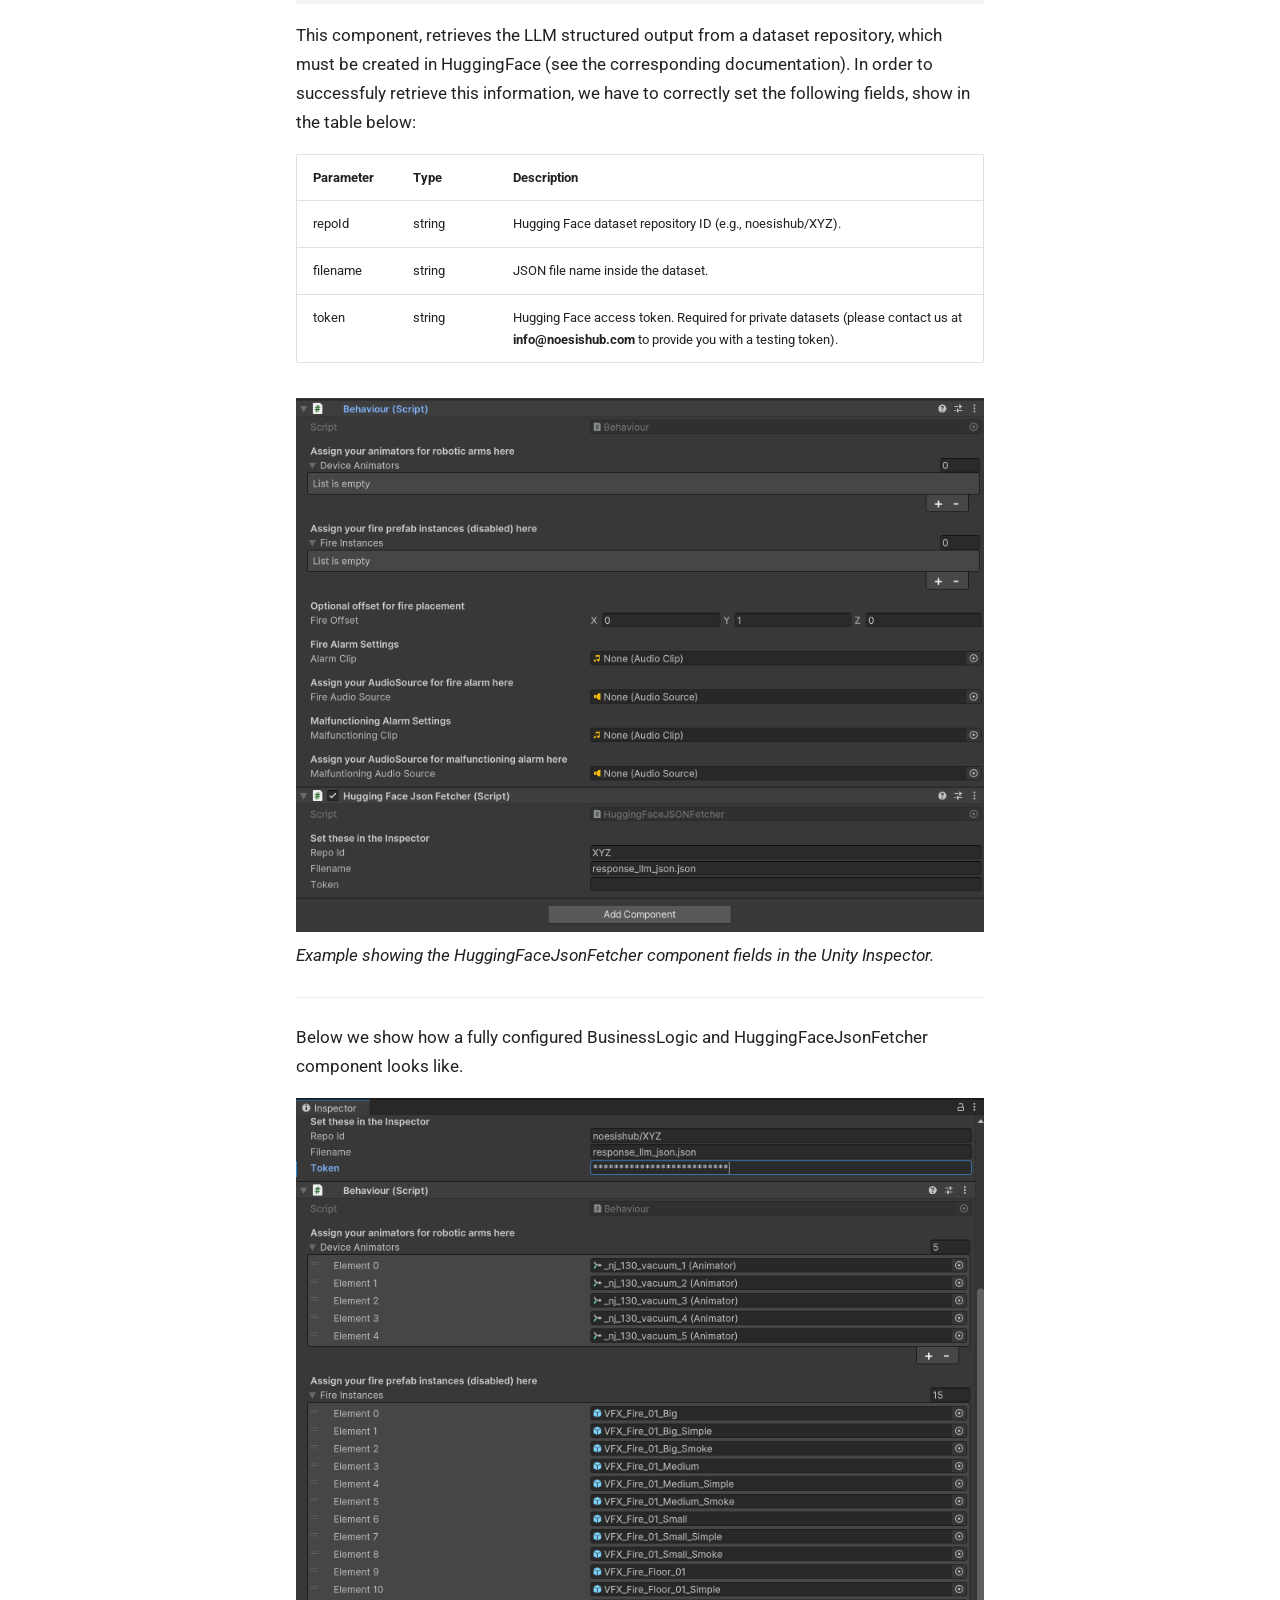
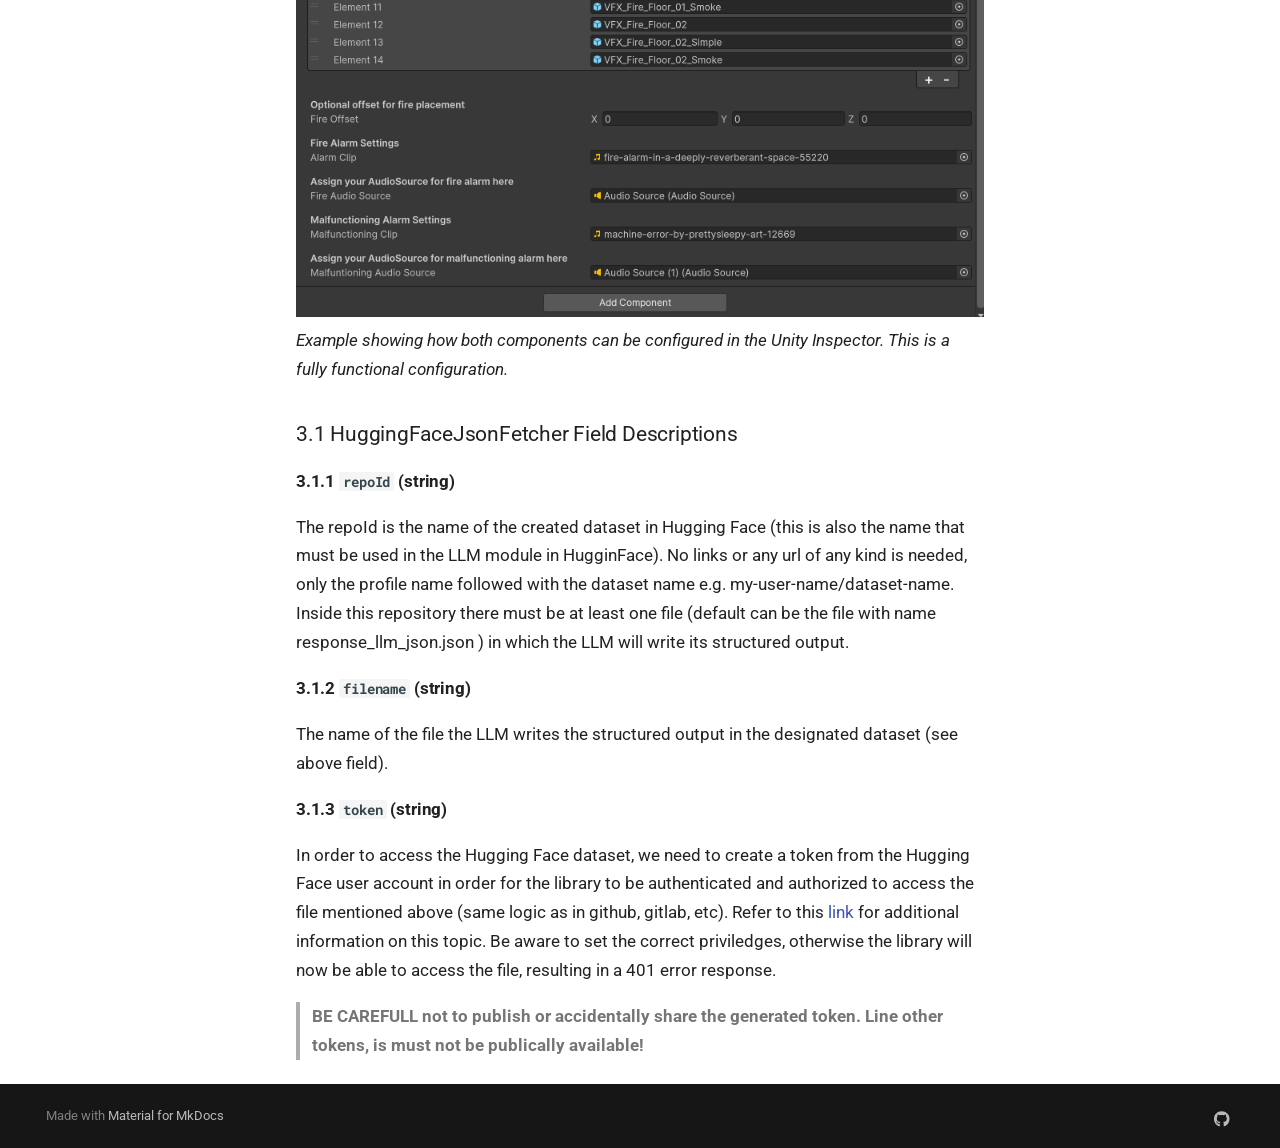
<file: site/unity/index.html>
<!doctype html>
<html lang="en" class="no-js">
  <head>
    
      <meta charset="utf-8">
      <meta name="viewport" content="width=device-width,initial-scale=1">
      
      
      
      
        <link rel="prev" href="../huggingface/">
      
      
      
      <link rel="icon" href="../assets/images/favicon.png">
      <meta name="generator" content="mkdocs-1.6.1, mkdocs-material-9.6.14">
    
    
      
        <title>Unity DLL - eXRercise sub-project of the MASTER first Open Call (OC)</title>
      
    
    
      <link rel="stylesheet" href="../assets/stylesheets/main.342714a4.min.css">
      
        
        <link rel="stylesheet" href="../assets/stylesheets/palette.06af60db.min.css">
      
      


    
    
      
    
    
      
        
        
        <link rel="preconnect" href="https://fonts.gstatic.com" crossorigin>
        <link rel="stylesheet" href="https://fonts.googleapis.com/css?family=Roboto:300,300i,400,400i,700,700i%7CRoboto+Mono:400,400i,700,700i&display=fallback">
        <style>:root{--md-text-font:"Roboto";--md-code-font:"Roboto Mono"}</style>
      
    
    
      <link rel="stylesheet" href="../stylesheets/extra.css">
    
    <script>__md_scope=new URL("..",location),__md_hash=e=>[...e].reduce(((e,_)=>(e<<5)-e+_.charCodeAt(0)),0),__md_get=(e,_=localStorage,t=__md_scope)=>JSON.parse(_.getItem(t.pathname+"."+e)),__md_set=(e,_,t=localStorage,a=__md_scope)=>{try{t.setItem(a.pathname+"."+e,JSON.stringify(_))}catch(e){}}</script>
    
      

    
    
    
  </head>
  
  
    
    
      
    
    
    
    
    <body dir="ltr" data-md-color-scheme="default" data-md-color-primary="indigo" data-md-color-accent="indigo">
  
    
    <input class="md-toggle" data-md-toggle="drawer" type="checkbox" id="__drawer" autocomplete="off">
    <input class="md-toggle" data-md-toggle="search" type="checkbox" id="__search" autocomplete="off">
    <label class="md-overlay" for="__drawer"></label>
    <div data-md-component="skip">
      
        
        <a href="#xr-scenario-creator" class="md-skip">
          Skip to content
        </a>
      
    </div>
    <div data-md-component="announce">
      
    </div>
    
    
      

  

<header class="md-header md-header--shadow" data-md-component="header">
  <nav class="md-header__inner md-grid" aria-label="Header">
    <a href=".." title="eXRercise sub-project of the MASTER first Open Call (OC)" class="md-header__button md-logo" aria-label="eXRercise sub-project of the MASTER first Open Call (OC)" data-md-component="logo">
      
  <img src="../assets/images/logo.png" alt="logo">

    </a>
    <label class="md-header__button md-icon" for="__drawer">
      
      <svg xmlns="http://www.w3.org/2000/svg" viewBox="0 0 24 24"><path d="M3 6h18v2H3zm0 5h18v2H3zm0 5h18v2H3z"/></svg>
    </label>
    <div class="md-header__title" data-md-component="header-title">
      <div class="md-header__ellipsis">
        <div class="md-header__topic">
          <span class="md-ellipsis">
            eXRercise sub-project of the MASTER first Open Call (OC)
          </span>
        </div>
        <div class="md-header__topic" data-md-component="header-topic">
          <span class="md-ellipsis">
            
              Unity DLL
            
          </span>
        </div>
      </div>
    </div>
    
      
        <form class="md-header__option" data-md-component="palette">
  
    
    
    
    <input class="md-option" data-md-color-media="" data-md-color-scheme="default" data-md-color-primary="indigo" data-md-color-accent="indigo"  aria-label="Switch to dark mode"  type="radio" name="__palette" id="__palette_0">
    
      <label class="md-header__button md-icon" title="Switch to dark mode" for="__palette_1" hidden>
        <svg xmlns="http://www.w3.org/2000/svg" viewBox="0 0 24 24"><path d="m17.75 4.09-2.53 1.94.91 3.06-2.63-1.81-2.63 1.81.91-3.06-2.53-1.94L12.44 4l1.06-3 1.06 3zm3.5 6.91-1.64 1.25.59 1.98-1.7-1.17-1.7 1.17.59-1.98L15.75 11l2.06-.05L18.5 9l.69 1.95zm-2.28 4.95c.83-.08 1.72 1.1 1.19 1.85-.32.45-.66.87-1.08 1.27C15.17 23 8.84 23 4.94 19.07c-3.91-3.9-3.91-10.24 0-14.14.4-.4.82-.76 1.27-1.08.75-.53 1.93.36 1.85 1.19-.27 2.86.69 5.83 2.89 8.02a9.96 9.96 0 0 0 8.02 2.89m-1.64 2.02a12.08 12.08 0 0 1-7.8-3.47c-2.17-2.19-3.33-5-3.49-7.82-2.81 3.14-2.7 7.96.31 10.98 3.02 3.01 7.84 3.12 10.98.31"/></svg>
      </label>
    
  
    
    
    
    <input class="md-option" data-md-color-media="" data-md-color-scheme="slate" data-md-color-primary="indigo" data-md-color-accent="indigo"  aria-label="Switch to light mode"  type="radio" name="__palette" id="__palette_1">
    
      <label class="md-header__button md-icon" title="Switch to light mode" for="__palette_0" hidden>
        <svg xmlns="http://www.w3.org/2000/svg" viewBox="0 0 24 24"><path d="M12 7a5 5 0 0 1 5 5 5 5 0 0 1-5 5 5 5 0 0 1-5-5 5 5 0 0 1 5-5m0 2a3 3 0 0 0-3 3 3 3 0 0 0 3 3 3 3 0 0 0 3-3 3 3 0 0 0-3-3m0-7 2.39 3.42C13.65 5.15 12.84 5 12 5s-1.65.15-2.39.42zM3.34 7l4.16-.35A7.2 7.2 0 0 0 5.94 8.5c-.44.74-.69 1.5-.83 2.29zm.02 10 1.76-3.77a7.131 7.131 0 0 0 2.38 4.14zM20.65 7l-1.77 3.79a7.02 7.02 0 0 0-2.38-4.15zm-.01 10-4.14.36c.59-.51 1.12-1.14 1.54-1.86.42-.73.69-1.5.83-2.29zM12 22l-2.41-3.44c.74.27 1.55.44 2.41.44.82 0 1.63-.17 2.37-.44z"/></svg>
      </label>
    
  
</form>
      
    
    
      <script>var palette=__md_get("__palette");if(palette&&palette.color){if("(prefers-color-scheme)"===palette.color.media){var media=matchMedia("(prefers-color-scheme: light)"),input=document.querySelector(media.matches?"[data-md-color-media='(prefers-color-scheme: light)']":"[data-md-color-media='(prefers-color-scheme: dark)']");palette.color.media=input.getAttribute("data-md-color-media"),palette.color.scheme=input.getAttribute("data-md-color-scheme"),palette.color.primary=input.getAttribute("data-md-color-primary"),palette.color.accent=input.getAttribute("data-md-color-accent")}for(var[key,value]of Object.entries(palette.color))document.body.setAttribute("data-md-color-"+key,value)}</script>
    
    
    
      
      
        <label class="md-header__button md-icon" for="__search">
          
          <svg xmlns="http://www.w3.org/2000/svg" viewBox="0 0 24 24"><path d="M9.5 3A6.5 6.5 0 0 1 16 9.5c0 1.61-.59 3.09-1.56 4.23l.27.27h.79l5 5-1.5 1.5-5-5v-.79l-.27-.27A6.52 6.52 0 0 1 9.5 16 6.5 6.5 0 0 1 3 9.5 6.5 6.5 0 0 1 9.5 3m0 2C7 5 5 7 5 9.5S7 14 9.5 14 14 12 14 9.5 12 5 9.5 5"/></svg>
        </label>
        <div class="md-search" data-md-component="search" role="dialog">
  <label class="md-search__overlay" for="__search"></label>
  <div class="md-search__inner" role="search">
    <form class="md-search__form" name="search">
      <input type="text" class="md-search__input" name="query" aria-label="Search" placeholder="Search" autocapitalize="off" autocorrect="off" autocomplete="off" spellcheck="false" data-md-component="search-query" required>
      <label class="md-search__icon md-icon" for="__search">
        
        <svg xmlns="http://www.w3.org/2000/svg" viewBox="0 0 24 24"><path d="M9.5 3A6.5 6.5 0 0 1 16 9.5c0 1.61-.59 3.09-1.56 4.23l.27.27h.79l5 5-1.5 1.5-5-5v-.79l-.27-.27A6.52 6.52 0 0 1 9.5 16 6.5 6.5 0 0 1 3 9.5 6.5 6.5 0 0 1 9.5 3m0 2C7 5 5 7 5 9.5S7 14 9.5 14 14 12 14 9.5 12 5 9.5 5"/></svg>
        
        <svg xmlns="http://www.w3.org/2000/svg" viewBox="0 0 24 24"><path d="M20 11v2H8l5.5 5.5-1.42 1.42L4.16 12l7.92-7.92L13.5 5.5 8 11z"/></svg>
      </label>
      <nav class="md-search__options" aria-label="Search">
        
        <button type="reset" class="md-search__icon md-icon" title="Clear" aria-label="Clear" tabindex="-1">
          
          <svg xmlns="http://www.w3.org/2000/svg" viewBox="0 0 24 24"><path d="M19 6.41 17.59 5 12 10.59 6.41 5 5 6.41 10.59 12 5 17.59 6.41 19 12 13.41 17.59 19 19 17.59 13.41 12z"/></svg>
        </button>
      </nav>
      
    </form>
    <div class="md-search__output">
      <div class="md-search__scrollwrap" tabindex="0" data-md-scrollfix>
        <div class="md-search-result" data-md-component="search-result">
          <div class="md-search-result__meta">
            Initializing search
          </div>
          <ol class="md-search-result__list" role="presentation"></ol>
        </div>
      </div>
    </div>
  </div>
</div>
      
    
    
  </nav>
  
</header>
    
    <div class="md-container" data-md-component="container">
      
      
        
          
        
      
      <main class="md-main" data-md-component="main">
        <div class="md-main__inner md-grid">
          
            
              
              <div class="md-sidebar md-sidebar--primary" data-md-component="sidebar" data-md-type="navigation" >
                <div class="md-sidebar__scrollwrap">
                  <div class="md-sidebar__inner">
                    



<nav class="md-nav md-nav--primary" aria-label="Navigation" data-md-level="0">
  <label class="md-nav__title" for="__drawer">
    <a href=".." title="eXRercise sub-project of the MASTER first Open Call (OC)" class="md-nav__button md-logo" aria-label="eXRercise sub-project of the MASTER first Open Call (OC)" data-md-component="logo">
      
  <img src="../assets/images/logo.png" alt="logo">

    </a>
    eXRercise sub-project of the MASTER first Open Call (OC)
  </label>
  
  <ul class="md-nav__list" data-md-scrollfix>
    
      
      
  
  
  
  
    <li class="md-nav__item">
      <a href=".." class="md-nav__link">
        
  
  
  <span class="md-ellipsis">
    Introduction
    
  </span>
  

      </a>
    </li>
  

    
      
      
  
  
  
  
    <li class="md-nav__item">
      <a href="../huggingface/" class="md-nav__link">
        
  
  
  <span class="md-ellipsis">
    Hugging Face
    
  </span>
  

      </a>
    </li>
  

    
      
      
  
  
    
  
  
  
    <li class="md-nav__item md-nav__item--active">
      
      <input class="md-nav__toggle md-toggle" type="checkbox" id="__toc">
      
      
        
      
      
        <label class="md-nav__link md-nav__link--active" for="__toc">
          
  
  
  <span class="md-ellipsis">
    Unity DLL
    
  </span>
  

          <span class="md-nav__icon md-icon"></span>
        </label>
      
      <a href="./" class="md-nav__link md-nav__link--active">
        
  
  
  <span class="md-ellipsis">
    Unity DLL
    
  </span>
  

      </a>
      
        

<nav class="md-nav md-nav--secondary" aria-label="Table of contents">
  
  
  
    
  
  
    <label class="md-nav__title" for="__toc">
      <span class="md-nav__icon md-icon"></span>
      Table of contents
    </label>
    <ul class="md-nav__list" data-md-component="toc" data-md-scrollfix>
      
        <li class="md-nav__item">
  <a href="#1-components-implemented" class="md-nav__link">
    <span class="md-ellipsis">
      1 Components Implemented
    </span>
  </a>
  
</li>
      
        <li class="md-nav__item">
  <a href="#2-businesslogic-component-fields-overview" class="md-nav__link">
    <span class="md-ellipsis">
      2 BusinessLogic Component Fields Overview
    </span>
  </a>
  
    <nav class="md-nav" aria-label="2 BusinessLogic Component Fields Overview">
      <ul class="md-nav__list">
        
          <li class="md-nav__item">
  <a href="#21-businesslogic-component-field-descriptions" class="md-nav__link">
    <span class="md-ellipsis">
      2.1 BusinessLogic Component Field Descriptions
    </span>
  </a>
  
</li>
        
      </ul>
    </nav>
  
</li>
      
        <li class="md-nav__item">
  <a href="#3-unity-integration-guide-huggingface-json-fetcher" class="md-nav__link">
    <span class="md-ellipsis">
      3 Unity Integration Guide – HuggingFace JSON Fetcher
    </span>
  </a>
  
    <nav class="md-nav" aria-label="3 Unity Integration Guide – HuggingFace JSON Fetcher">
      <ul class="md-nav__list">
        
          <li class="md-nav__item">
  <a href="#31-huggingfacejsonfetcher-field-descriptions" class="md-nav__link">
    <span class="md-ellipsis">
      3.1 HuggingFaceJsonFetcher Field Descriptions
    </span>
  </a>
  
</li>
        
      </ul>
    </nav>
  
</li>
      
    </ul>
  
</nav>
      
    </li>
  

    
  </ul>
</nav>
                  </div>
                </div>
              </div>
            
            
              
              <div class="md-sidebar md-sidebar--secondary" data-md-component="sidebar" data-md-type="toc" >
                <div class="md-sidebar__scrollwrap">
                  <div class="md-sidebar__inner">
                    

<nav class="md-nav md-nav--secondary" aria-label="Table of contents">
  
  
  
    
  
  
    <label class="md-nav__title" for="__toc">
      <span class="md-nav__icon md-icon"></span>
      Table of contents
    </label>
    <ul class="md-nav__list" data-md-component="toc" data-md-scrollfix>
      
        <li class="md-nav__item">
  <a href="#1-components-implemented" class="md-nav__link">
    <span class="md-ellipsis">
      1 Components Implemented
    </span>
  </a>
  
</li>
      
        <li class="md-nav__item">
  <a href="#2-businesslogic-component-fields-overview" class="md-nav__link">
    <span class="md-ellipsis">
      2 BusinessLogic Component Fields Overview
    </span>
  </a>
  
    <nav class="md-nav" aria-label="2 BusinessLogic Component Fields Overview">
      <ul class="md-nav__list">
        
          <li class="md-nav__item">
  <a href="#21-businesslogic-component-field-descriptions" class="md-nav__link">
    <span class="md-ellipsis">
      2.1 BusinessLogic Component Field Descriptions
    </span>
  </a>
  
</li>
        
      </ul>
    </nav>
  
</li>
      
        <li class="md-nav__item">
  <a href="#3-unity-integration-guide-huggingface-json-fetcher" class="md-nav__link">
    <span class="md-ellipsis">
      3 Unity Integration Guide – HuggingFace JSON Fetcher
    </span>
  </a>
  
    <nav class="md-nav" aria-label="3 Unity Integration Guide – HuggingFace JSON Fetcher">
      <ul class="md-nav__list">
        
          <li class="md-nav__item">
  <a href="#31-huggingfacejsonfetcher-field-descriptions" class="md-nav__link">
    <span class="md-ellipsis">
      3.1 HuggingFaceJsonFetcher Field Descriptions
    </span>
  </a>
  
</li>
        
      </ul>
    </nav>
  
</li>
      
    </ul>
  
</nav>
                  </div>
                </div>
              </div>
            
          
          
            <div class="md-content" data-md-component="content">
              <article class="md-content__inner md-typeset">
                
                  



<h1 id="xr-scenario-creator">XR Scenario Creator<a class="headerlink" href="#xr-scenario-creator" title="Permanent link">&para;</a></h1>
<h2 id="1-components-implemented">1 Components Implemented<a class="headerlink" href="#1-components-implemented" title="Permanent link">&para;</a></h2>
<p>Two key components have been developed:
- <strong>BusinessLogic</strong> component
- <strong>HuggingFaceJsonFetcher</strong> component</p>
<p>The <code>BusinessLogic</code> is designed to accommodate the virtual robotic arms used in your Unity scene. You can assign it via the Unity Inspector, as shown below:</p>
<p><img alt="Loading Behavior and HuggingFaceJsonFetcher components" src="../assets/images/empty-behaviour.png" />
<em>Example showing the BusinessLogic component fields in the Unity Inspector.</em></p>
<hr />
<h2 id="2-businesslogic-component-fields-overview">2 BusinessLogic Component Fields Overview<a class="headerlink" href="#2-businesslogic-component-fields-overview" title="Permanent link">&para;</a></h2>
<p>All fields listed below are customizable for flexibility across different environments and training goals.</p>
<table>
<thead>
<tr>
<th>Field Name</th>
<th>Type</th>
<th>Description</th>
</tr>
</thead>
<tbody>
<tr>
<td><code>deviceAnimators</code></td>
<td>Animator[]</td>
<td>Robotic Devices with Animators attached</td>
</tr>
<tr>
<td><code>fireInstances</code></td>
<td>GameObject[]</td>
<td>Prefabs for fire effects</td>
</tr>
<tr>
<td><code>fireOffset</code></td>
<td>Vector3</td>
<td>Offset to place fire effects</td>
</tr>
<tr>
<td><code>alarmClip</code></td>
<td>AudioClip</td>
<td>Sound to play during fire incident</td>
</tr>
<tr>
<td><code>fireAudioSource</code></td>
<td>AudioSource</td>
<td>Audio source for fire alarms</td>
</tr>
<tr>
<td><code>malfunctioningClip</code></td>
<td>AudioClip</td>
<td>Sound to play during malfunction incident</td>
</tr>
<tr>
<td><code>malfuntioningAudioSource</code></td>
<td>AudioSource</td>
<td>Audio source for malfunction alerts</td>
</tr>
</tbody>
</table>
<hr />
<h3 id="21-businesslogic-component-field-descriptions">2.1 BusinessLogic Component Field Descriptions<a class="headerlink" href="#21-businesslogic-component-field-descriptions" title="Permanent link">&para;</a></h3>
<h4 id="211-deviceanimators-animator">2.1.1 <code>deviceAnimators</code> (Animator[])<a class="headerlink" href="#211-deviceanimators-animator" title="Permanent link">&para;</a></h4>
<p>A list of Animator components. Assign any GameObject (e.g., robotic arms) that contains an Animator. If no Animator is present, it will not work.</p>
<h4 id="212-fireinstances-gameobject">2.1.2 <code>fireInstances</code> (GameObject[])<a class="headerlink" href="#212-fireinstances-gameobject" title="Permanent link">&para;</a></h4>
<p>A pool of disabled fire prefabs placed in the scene. The script will activate one randomly during a fire event.</p>
<h4 id="213-fireoffset-vector3">2.1.3 <code>fireOffset</code> (Vector3)<a class="headerlink" href="#213-fireoffset-vector3" title="Permanent link">&para;</a></h4>
<p>Offset where the fire prefab appears relative to the device. Default is <code>(0, 1, 0)</code>.</p>
<h4 id="214-alarmclip-audioclip">2.1.4 <code>alarmClip</code> (AudioClip)<a class="headerlink" href="#214-alarmclip-audioclip" title="Permanent link">&para;</a></h4>
<p>The sound that plays during a fire incident. Use a looping alarm or suitable alert.</p>
<h4 id="215-fireaudiosource-audiosource">2.1.5 <code>fireAudioSource</code> (AudioSource)<a class="headerlink" href="#215-fireaudiosource-audiosource" title="Permanent link">&para;</a></h4>
<p>Audio source used to play <code>alarmClip</code>.</p>
<h4 id="216-malfunctioningclip-audioclip">2.1.6 <code>malfunctioningClip</code> (AudioClip)<a class="headerlink" href="#216-malfunctioningclip-audioclip" title="Permanent link">&para;</a></h4>
<p>Audio clip triggered when a malfunction event occurs.</p>
<h4 id="217-malfuntioningaudiosource-audiosource">2.1.7 <code>malfuntioningAudioSource</code> (AudioSource)<a class="headerlink" href="#217-malfuntioningaudiosource-audiosource" title="Permanent link">&para;</a></h4>
<p>Audio source used to play the <code>malfunctioningClip</code>.</p>
<hr />
<h2 id="3-unity-integration-guide-huggingface-json-fetcher">3 Unity Integration Guide – HuggingFace JSON Fetcher<a class="headerlink" href="#3-unity-integration-guide-huggingface-json-fetcher" title="Permanent link">&para;</a></h2>
<p>This section explains how to use the <code>HuggingFaceJsonFetcher</code> Unity component alongside <code>BusinessLogic</code> to create automated, LLM-driven VR scenarios using structured JSON input. </p>
<p>The trainer promets in the provided LLM, the desired scenario (fire, malfuncationing incident or even both) and the LLM return a selection of the selected robotic arm which will virtually be set on fire. 
When the traineed start the VR application, the library retrieves the structured ouput of the LLM, which indicated the robotic devices to be set on fire, malfunction or in case of a combination (a selection of max. 2 robotic devices) of the incidents which coresponding robotic device suffers which disaster.</p>
<p>An example structured output is shown here, presenting also the JSON structure of the ouput:</p>
<div class="highlight"><pre><span></span><code><span class="p">{</span>
<span class="w">  </span><span class="nt">&quot;Robotic_Arm_Virtual_Fire&quot;</span><span class="p">:</span><span class="w"> </span><span class="mi">1</span><span class="p">,</span>
<span class="w">  </span><span class="nt">&quot;Robotic_Arm_Malfunctioning&quot;</span><span class="p">:</span><span class="w"> </span><span class="mi">2</span><span class="p">,</span>
<span class="w">  </span><span class="nt">&quot;Reason_of_selection&quot;</span><span class="p">:</span><span class="w"> </span><span class="s2">&quot;Robotic Arm Number 1 is the closest to the base with a distance of 1.43, which aligns with the description of the virtual fire being &#39;close to the base.&#39; Robotic Arm Number 2, at a distance of 7.79, is the farthest and matches the description of the arm &#39;moving erratically at a far distance,&#39; indicating it is potentially malfunctioning.&quot;</span>
<span class="p">}</span>
</code></pre></div>
<p>This component, retrieves the LLM structured output from a dataset repository, which must be created in HuggingFace (see the corresponding documentation). In order to successfuly retrieve this information, we have to correctly set the following fields, show in the table below:</p>
<table>
<thead>
<tr>
<th>Parameter</th>
<th>Type</th>
<th>Description</th>
</tr>
</thead>
<tbody>
<tr>
<td>repoId</td>
<td>string</td>
<td>Hugging Face dataset repository ID (e.g., noesishub/XYZ).</td>
</tr>
<tr>
<td>filename</td>
<td>string</td>
<td>JSON file name inside the dataset.</td>
</tr>
<tr>
<td>token</td>
<td>string</td>
<td>Hugging Face access token. Required for private datasets (please contact us at <strong>info@noesishub.com</strong> to provide you with a testing token).</td>
</tr>
</tbody>
</table>
<p><img alt="Inspector Screenshot" src="../assets/images/huggingface-parameters.png" /><br />
<em>Example showing the HuggingFaceJsonFetcher component fields in the Unity Inspector.</em></p>
<hr />
<p>Below we show how a fully configured BusinessLogic and HuggingFaceJsonFetcher component looks like.</p>
<p><img alt="Inspector Screenshot" src="../assets/images/full-set-up.png" /><br />
<em>Example showing how both components can be configured in the Unity Inspector. This is a fully functional configuration.</em></p>
<h3 id="31-huggingfacejsonfetcher-field-descriptions">3.1 HuggingFaceJsonFetcher Field Descriptions<a class="headerlink" href="#31-huggingfacejsonfetcher-field-descriptions" title="Permanent link">&para;</a></h3>
<h4 id="311-repoid-string">3.1.1 <code>repoId</code> (string)<a class="headerlink" href="#311-repoid-string" title="Permanent link">&para;</a></h4>
<p>The repoId is the name of the created dataset in Hugging Face (this is also the name that must be used in the LLM module in HugginFace). No links or any url of any kind is needed, only the profile name followed with the dataset name e.g. my-user-name/dataset-name. Inside this repository there must be at least one file (default can be the file with name response_llm_json.json
) in which the LLM will write its structured output.</p>
<h4 id="312-filename-string">3.1.2 <code>filename</code> (string)<a class="headerlink" href="#312-filename-string" title="Permanent link">&para;</a></h4>
<p>The name of the file the LLM writes the structured output in the designated dataset (see above field).</p>
<h4 id="313-token-string">3.1.3 <code>token</code> (string)<a class="headerlink" href="#313-token-string" title="Permanent link">&para;</a></h4>
<p>In order to access the Hugging Face dataset, we need to create a token from the Hugging Face user account in order for the library to be authenticated and authorized to access the file mentioned above (same logic as in github, gitlab, etc). Refer to this <a href="https://huggingface.co/docs/hub/en/security-tokens">link</a> for additional information on this topic. Be aware to set the correct priviledges, otherwise the library will now be able to access the file, resulting in a 401 error response.</p>
<blockquote>
<p><strong>BE CAREFULL not to publish or accidentally share the generated token. Line other tokens, is must not be publically available!</strong></p>
</blockquote>












                
              </article>
            </div>
          
          
<script>var target=document.getElementById(location.hash.slice(1));target&&target.name&&(target.checked=target.name.startsWith("__tabbed_"))</script>
        </div>
        
          <button type="button" class="md-top md-icon" data-md-component="top" hidden>
  
  <svg xmlns="http://www.w3.org/2000/svg" viewBox="0 0 24 24"><path d="M13 20h-2V8l-5.5 5.5-1.42-1.42L12 4.16l7.92 7.92-1.42 1.42L13 8z"/></svg>
  Back to top
</button>
        
      </main>
      
        <footer class="md-footer">
  
  <div class="md-footer-meta md-typeset">
    <div class="md-footer-meta__inner md-grid">
      <div class="md-copyright">
  
  
    Made with
    <a href="https://squidfunk.github.io/mkdocs-material/" target="_blank" rel="noopener">
      Material for MkDocs
    </a>
  
</div>
      
        <div class="md-social">
  
    
    
    
    
      
      
    
    <a href="https://github.com/noesishubpc/master-eXercise" target="_blank" rel="noopener" title="github.com" class="md-social__link">
      <svg xmlns="http://www.w3.org/2000/svg" viewBox="0 0 496 512"><!--! Font Awesome Free 6.7.2 by @fontawesome - https://fontawesome.com License - https://fontawesome.com/license/free (Icons: CC BY 4.0, Fonts: SIL OFL 1.1, Code: MIT License) Copyright 2024 Fonticons, Inc.--><path d="M165.9 397.4c0 2-2.3 3.6-5.2 3.6-3.3.3-5.6-1.3-5.6-3.6 0-2 2.3-3.6 5.2-3.6 3-.3 5.6 1.3 5.6 3.6m-31.1-4.5c-.7 2 1.3 4.3 4.3 4.9 2.6 1 5.6 0 6.2-2s-1.3-4.3-4.3-5.2c-2.6-.7-5.5.3-6.2 2.3m44.2-1.7c-2.9.7-4.9 2.6-4.6 4.9.3 2 2.9 3.3 5.9 2.6 2.9-.7 4.9-2.6 4.6-4.6-.3-1.9-3-3.2-5.9-2.9M244.8 8C106.1 8 0 113.3 0 252c0 110.9 69.8 205.8 169.5 239.2 12.8 2.3 17.3-5.6 17.3-12.1 0-6.2-.3-40.4-.3-61.4 0 0-70 15-84.7-29.8 0 0-11.4-29.1-27.8-36.6 0 0-22.9-15.7 1.6-15.4 0 0 24.9 2 38.6 25.8 21.9 38.6 58.6 27.5 72.9 20.9 2.3-16 8.8-27.1 16-33.7-55.9-6.2-112.3-14.3-112.3-110.5 0-27.5 7.6-41.3 23.6-58.9-2.6-6.5-11.1-33.3 2.6-67.9 20.9-6.5 69 27 69 27 20-5.6 41.5-8.5 62.8-8.5s42.8 2.9 62.8 8.5c0 0 48.1-33.6 69-27 13.7 34.7 5.2 61.4 2.6 67.9 16 17.7 25.8 31.5 25.8 58.9 0 96.5-58.9 104.2-114.8 110.5 9.2 7.9 17 22.9 17 46.4 0 33.7-.3 75.4-.3 83.6 0 6.5 4.6 14.4 17.3 12.1C428.2 457.8 496 362.9 496 252 496 113.3 383.5 8 244.8 8M97.2 352.9c-1.3 1-1 3.3.7 5.2 1.6 1.6 3.9 2.3 5.2 1 1.3-1 1-3.3-.7-5.2-1.6-1.6-3.9-2.3-5.2-1m-10.8-8.1c-.7 1.3.3 2.9 2.3 3.9 1.6 1 3.6.7 4.3-.7.7-1.3-.3-2.9-2.3-3.9-2-.6-3.6-.3-4.3.7m32.4 35.6c-1.6 1.3-1 4.3 1.3 6.2 2.3 2.3 5.2 2.6 6.5 1 1.3-1.3.7-4.3-1.3-6.2-2.2-2.3-5.2-2.6-6.5-1m-11.4-14.7c-1.6 1-1.6 3.6 0 5.9s4.3 3.3 5.6 2.3c1.6-1.3 1.6-3.9 0-6.2-1.4-2.3-4-3.3-5.6-2"/></svg>
    </a>
  
</div>
      
    </div>
  </div>
</footer>
      
    </div>
    <div class="md-dialog" data-md-component="dialog">
      <div class="md-dialog__inner md-typeset"></div>
    </div>
    
    
    
      
      <script id="__config" type="application/json">{"base": "..", "features": ["navigation.top", "navigation.instant", "header.autohide", "toc.follow"], "search": "../assets/javascripts/workers/search.d50fe291.min.js", "tags": null, "translations": {"clipboard.copied": "Copied to clipboard", "clipboard.copy": "Copy to clipboard", "search.result.more.one": "1 more on this page", "search.result.more.other": "# more on this page", "search.result.none": "No matching documents", "search.result.one": "1 matching document", "search.result.other": "# matching documents", "search.result.placeholder": "Type to start searching", "search.result.term.missing": "Missing", "select.version": "Select version"}, "version": null}</script>
    
    
      <script src="../assets/javascripts/bundle.13a4f30d.min.js"></script>
      
    
  </body>
</html>
</file>
<file: stylesheets/extra.css>
:root {
  --md-typeset-font-size: 0.95rem;
}

.md-typeset {
  font-size: 17px;
  line-height: 1.7;
}
</file>
<file: site/stylesheets/extra.css>
:root {
  --md-typeset-font-size: 0.95rem;
}

.md-typeset {
  font-size: 17px;
  line-height: 1.7;
}
</file>
<file: assets/stylesheets/main.7e37652d.min.css>
@charset "UTF-8";html{-webkit-text-size-adjust:none;-moz-text-size-adjust:none;text-size-adjust:none;box-sizing:border-box}*,:after,:before{box-sizing:inherit}@media (prefers-reduced-motion){*,:after,:before{transition:none!important}}body{margin:0}a,button,input,label{-webkit-tap-highlight-color:transparent}a{color:inherit;text-decoration:none}hr{border:0;box-sizing:initial;display:block;height:.05rem;overflow:visible;padding:0}small{font-size:80%}sub,sup{line-height:1em}img{border-style:none}table{border-collapse:initial;border-spacing:0}td,th{font-weight:400;vertical-align:top}button{background:#0000;border:0;font-family:inherit;font-size:inherit;margin:0;padding:0}input{border:0;outline:none}:root{--md-primary-fg-color:#4051b5;--md-primary-fg-color--light:#5d6cc0;--md-primary-fg-color--dark:#303fa1;--md-primary-bg-color:#fff;--md-primary-bg-color--light:#ffffffb3;--md-accent-fg-color:#526cfe;--md-accent-fg-color--transparent:#526cfe1a;--md-accent-bg-color:#fff;--md-accent-bg-color--light:#ffffffb3}[data-md-color-scheme=default]{color-scheme:light}[data-md-color-scheme=default] img[src$="#gh-dark-mode-only"],[data-md-color-scheme=default] img[src$="#only-dark"]{display:none}:root,[data-md-color-scheme=default]{--md-hue:225deg;--md-default-fg-color:#000000de;--md-default-fg-color--light:#0000008a;--md-default-fg-color--lighter:#00000052;--md-default-fg-color--lightest:#00000012;--md-default-bg-color:#fff;--md-default-bg-color--light:#ffffffb3;--md-default-bg-color--lighter:#ffffff4d;--md-default-bg-color--lightest:#ffffff1f;--md-code-fg-color:#36464e;--md-code-bg-color:#f5f5f5;--md-code-hl-color:#4287ff;--md-code-hl-color--light:#4287ff1a;--md-code-hl-number-color:#d52a2a;--md-code-hl-special-color:#db1457;--md-code-hl-function-color:#a846b9;--md-code-hl-constant-color:#6e59d9;--md-code-hl-keyword-color:#3f6ec6;--md-code-hl-string-color:#1c7d4d;--md-code-hl-name-color:var(--md-code-fg-color);--md-code-hl-operator-color:var(--md-default-fg-color--light);--md-code-hl-punctuation-color:var(--md-default-fg-color--light);--md-code-hl-comment-color:var(--md-default-fg-color--light);--md-code-hl-generic-color:var(--md-default-fg-color--light);--md-code-hl-variable-color:var(--md-default-fg-color--light);--md-typeset-color:var(--md-default-fg-color);--md-typeset-a-color:var(--md-primary-fg-color);--md-typeset-del-color:#f5503d26;--md-typeset-ins-color:#0bd57026;--md-typeset-kbd-color:#fafafa;--md-typeset-kbd-accent-color:#fff;--md-typeset-kbd-border-color:#b8b8b8;--md-typeset-mark-color:#ffff0080;--md-typeset-table-color:#0000001f;--md-typeset-table-color--light:rgba(0,0,0,.035);--md-admonition-fg-color:var(--md-default-fg-color);--md-admonition-bg-color:var(--md-default-bg-color);--md-warning-fg-color:#000000de;--md-warning-bg-color:#ff9;--md-footer-fg-color:#fff;--md-footer-fg-color--light:#ffffffb3;--md-footer-fg-color--lighter:#ffffff73;--md-footer-bg-color:#000000de;--md-footer-bg-color--dark:#00000052;--md-shadow-z1:0 0.2rem 0.5rem #0000000d,0 0 0.05rem #0000001a;--md-shadow-z2:0 0.2rem 0.5rem #0000001a,0 0 0.05rem #00000040;--md-shadow-z3:0 0.2rem 0.5rem #0003,0 0 0.05rem #00000059}.md-icon svg{fill:currentcolor;display:block;height:1.2rem;width:1.2rem}body{-webkit-font-smoothing:antialiased;-moz-osx-font-smoothing:grayscale;--md-text-font-family:var(--md-text-font,_),-apple-system,BlinkMacSystemFont,Helvetica,Arial,sans-serif;--md-code-font-family:var(--md-code-font,_),SFMono-Regular,Consolas,Menlo,monospace}aside,body,input{font-feature-settings:"kern","liga";color:var(--md-typeset-color);font-family:var(--md-text-font-family)}code,kbd,pre{font-feature-settings:"kern";font-family:var(--md-code-font-family)}:root{--md-typeset-table-sort-icon:url('data:image/svg+xml;charset=utf-8,<svg xmlns="http://www.w3.org/2000/svg" viewBox="0 0 24 24"><path d="m18 21-4-4h3V7h-3l4-4 4 4h-3v10h3M2 19v-2h10v2M2 13v-2h7v2M2 7V5h4v2z"/></svg>');--md-typeset-table-sort-icon--asc:url('data:image/svg+xml;charset=utf-8,<svg xmlns="http://www.w3.org/2000/svg" viewBox="0 0 24 24"><path d="M19 17h3l-4 4-4-4h3V3h2M2 17h10v2H2M6 5v2H2V5m0 6h7v2H2z"/></svg>');--md-typeset-table-sort-icon--desc:url('data:image/svg+xml;charset=utf-8,<svg xmlns="http://www.w3.org/2000/svg" viewBox="0 0 24 24"><path d="M19 7h3l-4-4-4 4h3v14h2M2 17h10v2H2M6 5v2H2V5m0 6h7v2H2z"/></svg>')}.md-typeset{-webkit-print-color-adjust:exact;color-adjust:exact;font-size:.8rem;line-height:1.6;overflow-wrap:break-word}@media print{.md-typeset{font-size:.68rem}}.md-typeset blockquote,.md-typeset dl,.md-typeset figure,.md-typeset ol,.md-typeset pre,.md-typeset ul{margin-bottom:1em;margin-top:1em}.md-typeset h1{color:var(--md-default-fg-color--light);font-size:2em;line-height:1.3;margin:0 0 1.25em}.md-typeset h1,.md-typeset h2{font-weight:300;letter-spacing:-.01em}.md-typeset h2{font-size:1.5625em;line-height:1.4;margin:1.6em 0 .64em}.md-typeset h3{font-size:1.25em;font-weight:400;letter-spacing:-.01em;line-height:1.5;margin:1.6em 0 .8em}.md-typeset h2+h3{margin-top:.8em}.md-typeset h4{font-weight:700;letter-spacing:-.01em;margin:1em 0}.md-typeset h5,.md-typeset h6{color:var(--md-default-fg-color--light);font-size:.8em;font-weight:700;letter-spacing:-.01em;margin:1.25em 0}.md-typeset h5{text-transform:uppercase}.md-typeset h5 code{text-transform:none}.md-typeset hr{border-bottom:.05rem solid var(--md-default-fg-color--lightest);display:flow-root;margin:1.5em 0}.md-typeset a{color:var(--md-typeset-a-color);word-break:break-word}.md-typeset a,.md-typeset a:before{transition:color 125ms}.md-typeset a:focus,.md-typeset a:hover{color:var(--md-accent-fg-color)}.md-typeset a:focus code,.md-typeset a:hover code{background-color:var(--md-accent-fg-color--transparent)}.md-typeset a code{color:currentcolor;transition:background-color 125ms}.md-typeset a.focus-visible{outline-color:var(--md-accent-fg-color);outline-offset:.2rem}.md-typeset code,.md-typeset kbd,.md-typeset pre{color:var(--md-code-fg-color);direction:ltr;font-variant-ligatures:none}@media print{.md-typeset code,.md-typeset kbd,.md-typeset pre{white-space:pre-wrap}}.md-typeset code{background-color:var(--md-code-bg-color);border-radius:.1rem;-webkit-box-decoration-break:clone;box-decoration-break:clone;font-size:.85em;padding:0 .2941176471em;word-break:break-word}.md-typeset code:not(.focus-visible){-webkit-tap-highlight-color:transparent;outline:none}.md-typeset pre{display:flow-root;line-height:1.4;position:relative}.md-typeset pre>code{-webkit-box-decoration-break:slice;box-decoration-break:slice;box-shadow:none;display:block;margin:0;outline-color:var(--md-accent-fg-color);overflow:auto;padding:.7720588235em 1.1764705882em;scrollbar-color:var(--md-default-fg-color--lighter) #0000;scrollbar-width:thin;touch-action:auto;word-break:normal}.md-typeset pre>code:hover{scrollbar-color:var(--md-accent-fg-color) #0000}.md-typeset pre>code::-webkit-scrollbar{height:.2rem;width:.2rem}.md-typeset pre>code::-webkit-scrollbar-thumb{background-color:var(--md-default-fg-color--lighter)}.md-typeset pre>code::-webkit-scrollbar-thumb:hover{background-color:var(--md-accent-fg-color)}.md-typeset kbd{background-color:var(--md-typeset-kbd-color);border-radius:.1rem;box-shadow:0 .1rem 0 .05rem var(--md-typeset-kbd-border-color),0 .1rem 0 var(--md-typeset-kbd-border-color),0 -.1rem .2rem var(--md-typeset-kbd-accent-color) inset;color:var(--md-default-fg-color);display:inline-block;font-size:.75em;padding:0 .6666666667em;vertical-align:text-top;word-break:break-word}.md-typeset mark{background-color:var(--md-typeset-mark-color);-webkit-box-decoration-break:clone;box-decoration-break:clone;color:inherit;word-break:break-word}.md-typeset abbr{border-bottom:.05rem dotted var(--md-default-fg-color--light);cursor:help;text-decoration:none}.md-typeset small{opacity:.75}[dir=ltr] .md-typeset sub,[dir=ltr] .md-typeset sup{margin-left:.078125em}[dir=rtl] .md-typeset sub,[dir=rtl] .md-typeset sup{margin-right:.078125em}[dir=ltr] .md-typeset blockquote{padding-left:.6rem}[dir=rtl] .md-typeset blockquote{padding-right:.6rem}[dir=ltr] .md-typeset blockquote{border-left:.2rem solid var(--md-default-fg-color--lighter)}[dir=rtl] .md-typeset blockquote{border-right:.2rem solid var(--md-default-fg-color--lighter)}.md-typeset blockquote{color:var(--md-default-fg-color--light);margin-left:0;margin-right:0}.md-typeset ul{list-style-type:disc}.md-typeset ul[type]{list-style-type:revert-layer}[dir=ltr] .md-typeset ol,[dir=ltr] .md-typeset ul{margin-left:.625em}[dir=rtl] .md-typeset ol,[dir=rtl] .md-typeset ul{margin-right:.625em}.md-typeset ol,.md-typeset ul{padding:0}.md-typeset ol:not([hidden]),.md-typeset ul:not([hidden]){display:flow-root}.md-typeset ol ol,.md-typeset ul ol{list-style-type:lower-alpha}.md-typeset ol ol ol,.md-typeset ul ol ol{list-style-type:lower-roman}.md-typeset ol ol ol ol,.md-typeset ul ol ol ol{list-style-type:upper-alpha}.md-typeset ol ol ol ol ol,.md-typeset ul ol ol ol ol{list-style-type:upper-roman}.md-typeset ol[type],.md-typeset ul[type]{list-style-type:revert-layer}[dir=ltr] .md-typeset ol li,[dir=ltr] .md-typeset ul li{margin-left:1.25em}[dir=rtl] .md-typeset ol li,[dir=rtl] .md-typeset ul li{margin-right:1.25em}.md-typeset ol li,.md-typeset ul li{margin-bottom:.5em}.md-typeset ol li blockquote,.md-typeset ol li p,.md-typeset ul li blockquote,.md-typeset ul li p{margin:.5em 0}.md-typeset ol li:last-child,.md-typeset ul li:last-child{margin-bottom:0}[dir=ltr] .md-typeset ol li ol,[dir=ltr] .md-typeset ol li ul,[dir=ltr] .md-typeset ul li ol,[dir=ltr] .md-typeset ul li ul{margin-left:.625em}[dir=rtl] .md-typeset ol li ol,[dir=rtl] .md-typeset ol li ul,[dir=rtl] .md-typeset ul li ol,[dir=rtl] .md-typeset ul li ul{margin-right:.625em}.md-typeset ol li ol,.md-typeset ol li ul,.md-typeset ul li ol,.md-typeset ul li ul{margin-bottom:.5em;margin-top:.5em}[dir=ltr] .md-typeset dd{margin-left:1.875em}[dir=rtl] .md-typeset dd{margin-right:1.875em}.md-typeset dd{margin-bottom:1.5em;margin-top:1em}.md-typeset img,.md-typeset svg,.md-typeset video{height:auto;max-width:100%}.md-typeset img[align=left]{margin:1em 1em 1em 0}.md-typeset img[align=right]{margin:1em 0 1em 1em}.md-typeset img[align]:only-child{margin-top:0}.md-typeset figure{display:flow-root;margin:1em auto;max-width:100%;text-align:center;width:-moz-fit-content;width:fit-content}.md-typeset figure img{display:block;margin:0 auto}.md-typeset figcaption{font-style:italic;margin:1em auto;max-width:24rem}.md-typeset iframe{max-width:100%}.md-typeset table:not([class]){background-color:var(--md-default-bg-color);border:.05rem solid var(--md-typeset-table-color);border-radius:.1rem;display:inline-block;font-size:.64rem;max-width:100%;overflow:auto;touch-action:auto}@media print{.md-typeset table:not([class]){display:table}}.md-typeset table:not([class])+*{margin-top:1.5em}.md-typeset table:not([class]) td>:first-child,.md-typeset table:not([class]) th>:first-child{margin-top:0}.md-typeset table:not([class]) td>:last-child,.md-typeset table:not([class]) th>:last-child{margin-bottom:0}.md-typeset table:not([class]) td:not([align]),.md-typeset table:not([class]) th:not([align]){text-align:left}[dir=rtl] .md-typeset table:not([class]) td:not([align]),[dir=rtl] .md-typeset table:not([class]) th:not([align]){text-align:right}.md-typeset table:not([class]) th{font-weight:700;min-width:5rem;padding:.9375em 1.25em;vertical-align:top}.md-typeset table:not([class]) td{border-top:.05rem solid var(--md-typeset-table-color);padding:.9375em 1.25em;vertical-align:top}.md-typeset table:not([class]) tbody tr{transition:background-color 125ms}.md-typeset table:not([class]) tbody tr:hover{background-color:var(--md-typeset-table-color--light);box-shadow:0 .05rem 0 var(--md-default-bg-color) inset}.md-typeset table:not([class]) a{word-break:normal}.md-typeset table th[role=columnheader]{cursor:pointer}[dir=ltr] .md-typeset table th[role=columnheader]:after{margin-left:.5em}[dir=rtl] .md-typeset table th[role=columnheader]:after{margin-right:.5em}.md-typeset table th[role=columnheader]:after{content:"";display:inline-block;height:1.2em;-webkit-mask-image:var(--md-typeset-table-sort-icon);mask-image:var(--md-typeset-table-sort-icon);-webkit-mask-repeat:no-repeat;mask-repeat:no-repeat;-webkit-mask-size:contain;mask-size:contain;transition:background-color 125ms;vertical-align:text-bottom;width:1.2em}.md-typeset table th[role=columnheader]:hover:after{background-color:var(--md-default-fg-color--lighter)}.md-typeset table th[role=columnheader][aria-sort=ascending]:after{background-color:var(--md-default-fg-color--light);-webkit-mask-image:var(--md-typeset-table-sort-icon--asc);mask-image:var(--md-typeset-table-sort-icon--asc)}.md-typeset table th[role=columnheader][aria-sort=descending]:after{background-color:var(--md-default-fg-color--light);-webkit-mask-image:var(--md-typeset-table-sort-icon--desc);mask-image:var(--md-typeset-table-sort-icon--desc)}.md-typeset__scrollwrap{margin:1em -.8rem;overflow-x:auto;touch-action:auto}.md-typeset__table{display:inline-block;margin-bottom:.5em;padding:0 .8rem}@media print{.md-typeset__table{display:block}}html .md-typeset__table table{display:table;margin:0;overflow:hidden;width:100%}@media screen and (max-width:44.984375em){.md-content__inner>pre{margin:1em -.8rem}.md-content__inner>pre code{border-radius:0}}.md-typeset .md-author{border-radius:100%;display:block;flex-shrink:0;height:1.6rem;overflow:hidden;position:relative;transition:color 125ms,transform 125ms;width:1.6rem}.md-typeset .md-author img{display:block}.md-typeset .md-author--more{background:var(--md-default-fg-color--lightest);color:var(--md-default-fg-color--lighter);font-size:.6rem;font-weight:700;line-height:1.6rem;text-align:center}.md-typeset .md-author--long{height:2.4rem;width:2.4rem}.md-typeset a.md-author{transform:scale(1)}.md-typeset a.md-author img{border-radius:100%;filter:grayscale(100%) opacity(75%);transition:filter 125ms}.md-typeset a.md-author:focus,.md-typeset a.md-author:hover{transform:scale(1.1);z-index:1}.md-typeset a.md-author:focus img,.md-typeset a.md-author:hover img{filter:grayscale(0)}.md-banner{background-color:var(--md-footer-bg-color);color:var(--md-footer-fg-color);overflow:auto}@media print{.md-banner{display:none}}.md-banner--warning{background-color:var(--md-warning-bg-color);color:var(--md-warning-fg-color)}.md-banner__inner{font-size:.7rem;margin:.6rem auto;padding:0 .8rem}[dir=ltr] .md-banner__button{float:right}[dir=rtl] .md-banner__button{float:left}.md-banner__button{color:inherit;cursor:pointer;transition:opacity .25s}.no-js .md-banner__button{display:none}.md-banner__button:hover{opacity:.7}html{font-size:125%;height:100%;overflow-x:hidden}@media screen and (min-width:100em){html{font-size:137.5%}}@media screen and (min-width:125em){html{font-size:150%}}body{background-color:var(--md-default-bg-color);display:flex;flex-direction:column;font-size:.5rem;min-height:100%;position:relative;width:100%}@media print{body{display:block}}@media screen and (max-width:59.984375em){body[data-md-scrolllock]{position:fixed}}.md-grid{margin-left:auto;margin-right:auto;max-width:61rem}.md-container{display:flex;flex-direction:column;flex-grow:1}@media print{.md-container{display:block}}.md-main{flex-grow:1}.md-main__inner{display:flex;height:100%;margin-top:1.5rem}.md-ellipsis{overflow:hidden;text-overflow:ellipsis}.md-toggle{display:none}.md-option{height:0;opacity:0;position:absolute;width:0}.md-option:checked+label:not([hidden]){display:block}.md-option.focus-visible+label{outline-color:var(--md-accent-fg-color);outline-style:auto}.md-skip{background-color:var(--md-default-fg-color);border-radius:.1rem;color:var(--md-default-bg-color);font-size:.64rem;margin:.5rem;opacity:0;outline-color:var(--md-accent-fg-color);padding:.3rem .5rem;position:fixed;transform:translateY(.4rem);z-index:-1}.md-skip:focus{opacity:1;transform:translateY(0);transition:transform .25s cubic-bezier(.4,0,.2,1),opacity 175ms 75ms;z-index:10}@page{margin:25mm}:root{--md-clipboard-icon:url('data:image/svg+xml;charset=utf-8,<svg xmlns="http://www.w3.org/2000/svg" viewBox="0 0 24 24"><path d="M19 21H8V7h11m0-2H8a2 2 0 0 0-2 2v14a2 2 0 0 0 2 2h11a2 2 0 0 0 2-2V7a2 2 0 0 0-2-2m-3-4H4a2 2 0 0 0-2 2v14h2V3h12z"/></svg>')}.md-clipboard{border-radius:.1rem;color:var(--md-default-fg-color--lightest);cursor:pointer;height:1.5em;outline-color:var(--md-accent-fg-color);outline-offset:.1rem;position:absolute;right:.5em;top:.5em;transition:color .25s;width:1.5em;z-index:1}@media print{.md-clipboard{display:none}}.md-clipboard:not(.focus-visible){-webkit-tap-highlight-color:transparent;outline:none}:hover>.md-clipboard{color:var(--md-default-fg-color--light)}.md-clipboard:focus,.md-clipboard:hover{color:var(--md-accent-fg-color)}.md-clipboard:after{background-color:currentcolor;content:"";display:block;height:1.125em;margin:0 auto;-webkit-mask-image:var(--md-clipboard-icon);mask-image:var(--md-clipboard-icon);-webkit-mask-position:center;mask-position:center;-webkit-mask-repeat:no-repeat;mask-repeat:no-repeat;-webkit-mask-size:contain;mask-size:contain;width:1.125em}.md-clipboard--inline{cursor:pointer}.md-clipboard--inline code{transition:color .25s,background-color .25s}.md-clipboard--inline:focus code,.md-clipboard--inline:hover code{background-color:var(--md-accent-fg-color--transparent);color:var(--md-accent-fg-color)}.md-typeset .md-code__content{display:grid}@keyframes consent{0%{opacity:0;transform:translateY(100%)}to{opacity:1;transform:translateY(0)}}@keyframes overlay{0%{opacity:0}to{opacity:1}}.md-consent__overlay{animation:overlay .25s both;-webkit-backdrop-filter:blur(.1rem);backdrop-filter:blur(.1rem);background-color:#0000008a;height:100%;opacity:1;position:fixed;top:0;width:100%;z-index:5}.md-consent__inner{animation:consent .5s cubic-bezier(.1,.7,.1,1) both;background-color:var(--md-default-bg-color);border:0;border-radius:.1rem;bottom:0;box-shadow:0 0 .2rem #0000001a,0 .2rem .4rem #0003;max-height:100%;overflow:auto;padding:0;position:fixed;width:100%;z-index:5}.md-consent__form{padding:.8rem}.md-consent__settings{display:none;margin:1em 0}input:checked+.md-consent__settings{display:block}.md-consent__controls{margin-bottom:.8rem}.md-typeset .md-consent__controls .md-button{display:inline}@media screen and (max-width:44.984375em){.md-typeset .md-consent__controls .md-button{display:block;margin-top:.4rem;text-align:center;width:100%}}.md-consent label{cursor:pointer}.md-content{flex-grow:1;min-width:0}.md-content__inner{margin:0 .8rem 1.2rem;padding-top:.6rem}@media screen and (min-width:76.25em){[dir=ltr] .md-sidebar--primary:not([hidden])~.md-content>.md-content__inner{margin-left:1.2rem}[dir=ltr] .md-sidebar--secondary:not([hidden])~.md-content>.md-content__inner,[dir=rtl] .md-sidebar--primary:not([hidden])~.md-content>.md-content__inner{margin-right:1.2rem}[dir=rtl] .md-sidebar--secondary:not([hidden])~.md-content>.md-content__inner{margin-left:1.2rem}}.md-content__inner:before{content:"";display:block;height:.4rem}.md-content__inner>:last-child{margin-bottom:0}[dir=ltr] .md-content__button{float:right}[dir=rtl] .md-content__button{float:left}[dir=ltr] .md-content__button{margin-left:.4rem}[dir=rtl] .md-content__button{margin-right:.4rem}.md-content__button{margin:.4rem 0;padding:0}@media print{.md-content__button{display:none}}.md-typeset .md-content__button{color:var(--md-default-fg-color--lighter)}.md-content__button svg{display:inline;vertical-align:top}[dir=rtl] .md-content__button svg{transform:scaleX(-1)}[dir=ltr] .md-dialog{right:.8rem}[dir=rtl] .md-dialog{left:.8rem}.md-dialog{background-color:var(--md-default-fg-color);border-radius:.1rem;bottom:.8rem;box-shadow:var(--md-shadow-z3);min-width:11.1rem;opacity:0;padding:.4rem .6rem;pointer-events:none;position:fixed;transform:translateY(100%);transition:transform 0ms .4s,opacity .4s;z-index:4}@media print{.md-dialog{display:none}}.md-dialog--active{opacity:1;pointer-events:auto;transform:translateY(0);transition:transform .4s cubic-bezier(.075,.85,.175,1),opacity .4s}.md-dialog__inner{color:var(--md-default-bg-color);font-size:.7rem}.md-feedback{margin:2em 0 1em;text-align:center}.md-feedback fieldset{border:none;margin:0;padding:0}.md-feedback__title{font-weight:700;margin:1em auto}.md-feedback__inner{position:relative}.md-feedback__list{display:flex;flex-wrap:wrap;place-content:baseline center;position:relative}.md-feedback__list:hover .md-icon:not(:disabled){color:var(--md-default-fg-color--lighter)}:disabled .md-feedback__list{min-height:1.8rem}.md-feedback__icon{color:var(--md-default-fg-color--light);cursor:pointer;flex-shrink:0;margin:0 .1rem;transition:color 125ms}.md-feedback__icon:not(:disabled).md-icon:hover{color:var(--md-accent-fg-color)}.md-feedback__icon:disabled{color:var(--md-default-fg-color--lightest);pointer-events:none}.md-feedback__note{opacity:0;position:relative;transform:translateY(.4rem);transition:transform .4s cubic-bezier(.1,.7,.1,1),opacity .15s}.md-feedback__note>*{margin:0 auto;max-width:16rem}:disabled .md-feedback__note{opacity:1;transform:translateY(0)}@media print{.md-feedback{display:none}}.md-footer{background-color:var(--md-footer-bg-color);color:var(--md-footer-fg-color)}@media print{.md-footer{display:none}}.md-footer__inner{justify-content:space-between;overflow:auto;padding:.2rem}.md-footer__inner:not([hidden]){display:flex}.md-footer__link{align-items:end;display:flex;flex-grow:0.01;margin-bottom:.4rem;margin-top:1rem;max-width:100%;outline-color:var(--md-accent-fg-color);overflow:hidden;transition:opacity .25s}.md-footer__link:focus,.md-footer__link:hover{opacity:.7}[dir=rtl] .md-footer__link svg{transform:scaleX(-1)}@media screen and (max-width:44.984375em){.md-footer__link--prev{flex-shrink:0}.md-footer__link--prev .md-footer__title{display:none}}[dir=ltr] .md-footer__link--next{margin-left:auto}[dir=rtl] .md-footer__link--next{margin-right:auto}.md-footer__link--next{text-align:right}[dir=rtl] .md-footer__link--next{text-align:left}.md-footer__title{flex-grow:1;font-size:.9rem;margin-bottom:.7rem;max-width:calc(100% - 2.4rem);padding:0 1rem;white-space:nowrap}.md-footer__button{margin:.2rem;padding:.4rem}.md-footer__direction{font-size:.64rem;opacity:.7}.md-footer-meta{background-color:var(--md-footer-bg-color--dark)}.md-footer-meta__inner{display:flex;flex-wrap:wrap;justify-content:space-between;padding:.2rem}html .md-footer-meta.md-typeset a{color:var(--md-footer-fg-color--light)}html .md-footer-meta.md-typeset a:focus,html .md-footer-meta.md-typeset a:hover{color:var(--md-footer-fg-color)}.md-copyright{color:var(--md-footer-fg-color--lighter);font-size:.64rem;margin:auto .6rem;padding:.4rem 0;width:100%}@media screen and (min-width:45em){.md-copyright{width:auto}}.md-copyright__highlight{color:var(--md-footer-fg-color--light)}.md-social{display:inline-flex;gap:.2rem;margin:0 .4rem;padding:.2rem 0 .6rem}@media screen and (min-width:45em){.md-social{padding:.6rem 0}}.md-social__link{display:inline-block;height:1.6rem;text-align:center;width:1.6rem}.md-social__link:before{line-height:1.9}.md-social__link svg{fill:currentcolor;max-height:.8rem;vertical-align:-25%}.md-typeset .md-button{border:.1rem solid;border-radius:.1rem;color:var(--md-primary-fg-color);cursor:pointer;display:inline-block;font-weight:700;padding:.625em 2em;transition:color 125ms,background-color 125ms,border-color 125ms}.md-typeset .md-button--primary{background-color:var(--md-primary-fg-color);border-color:var(--md-primary-fg-color);color:var(--md-primary-bg-color)}.md-typeset .md-button:focus,.md-typeset .md-button:hover{background-color:var(--md-accent-fg-color);border-color:var(--md-accent-fg-color);color:var(--md-accent-bg-color)}[dir=ltr] .md-typeset .md-input{border-top-left-radius:.1rem}[dir=ltr] .md-typeset .md-input,[dir=rtl] .md-typeset .md-input{border-top-right-radius:.1rem}[dir=rtl] .md-typeset .md-input{border-top-left-radius:.1rem}.md-typeset .md-input{border-bottom:.1rem solid var(--md-default-fg-color--lighter);box-shadow:var(--md-shadow-z1);font-size:.8rem;height:1.8rem;padding:0 .6rem;transition:border .25s,box-shadow .25s}.md-typeset .md-input:focus,.md-typeset .md-input:hover{border-bottom-color:var(--md-accent-fg-color);box-shadow:var(--md-shadow-z2)}.md-typeset .md-input--stretch{width:100%}.md-header{background-color:var(--md-primary-fg-color);box-shadow:0 0 .2rem #0000,0 .2rem .4rem #0000;color:var(--md-primary-bg-color);display:block;left:0;position:sticky;right:0;top:0;z-index:4}@media print{.md-header{display:none}}.md-header[hidden]{transform:translateY(-100%);transition:transform .25s cubic-bezier(.8,0,.6,1),box-shadow .25s}.md-header--shadow{box-shadow:0 0 .2rem #0000001a,0 .2rem .4rem #0003;transition:transform .25s cubic-bezier(.1,.7,.1,1),box-shadow .25s}.md-header__inner{align-items:center;display:flex;padding:0 .2rem}.md-header__button{color:currentcolor;cursor:pointer;margin:.2rem;outline-color:var(--md-accent-fg-color);padding:.4rem;position:relative;transition:opacity .25s;vertical-align:middle;z-index:1}.md-header__button:hover{opacity:.7}.md-header__button:not([hidden]){display:inline-block}.md-header__button:not(.focus-visible){-webkit-tap-highlight-color:transparent;outline:none}.md-header__button.md-logo{margin:.2rem;padding:.4rem}@media screen and (max-width:76.234375em){.md-header__button.md-logo{display:none}}.md-header__button.md-logo img,.md-header__button.md-logo svg{fill:currentcolor;display:block;height:1.2rem;width:auto}@media screen and (min-width:60em){.md-header__button[for=__search]{display:none}}.no-js .md-header__button[for=__search]{display:none}[dir=rtl] .md-header__button[for=__search] svg{transform:scaleX(-1)}@media screen and (min-width:76.25em){.md-header__button[for=__drawer]{display:none}}.md-header__topic{display:flex;max-width:100%;position:absolute;transition:transform .4s cubic-bezier(.1,.7,.1,1),opacity .15s;white-space:nowrap}.md-header__topic+.md-header__topic{opacity:0;pointer-events:none;transform:translateX(1.25rem);transition:transform .4s cubic-bezier(1,.7,.1,.1),opacity .15s;z-index:-1}[dir=rtl] .md-header__topic+.md-header__topic{transform:translateX(-1.25rem)}.md-header__topic:first-child{font-weight:700}[dir=ltr] .md-header__title{margin-left:1rem;margin-right:.4rem}[dir=rtl] .md-header__title{margin-left:.4rem;margin-right:1rem}.md-header__title{flex-grow:1;font-size:.9rem;height:2.4rem;line-height:2.4rem}.md-header__title--active .md-header__topic{opacity:0;pointer-events:none;transform:translateX(-1.25rem);transition:transform .4s cubic-bezier(1,.7,.1,.1),opacity .15s;z-index:-1}[dir=rtl] .md-header__title--active .md-header__topic{transform:translateX(1.25rem)}.md-header__title--active .md-header__topic+.md-header__topic{opacity:1;pointer-events:auto;transform:translateX(0);transition:transform .4s cubic-bezier(.1,.7,.1,1),opacity .15s;z-index:0}.md-header__title>.md-header__ellipsis{height:100%;position:relative;width:100%}.md-header__option{display:flex;flex-shrink:0;max-width:100%;transition:max-width 0ms .25s,opacity .25s .25s;white-space:nowrap}[data-md-toggle=search]:checked~.md-header .md-header__option{max-width:0;opacity:0;transition:max-width 0ms,opacity 0ms}.md-header__option>input{bottom:0}.md-header__source{display:none}@media screen and (min-width:60em){[dir=ltr] .md-header__source{margin-left:1rem}[dir=rtl] .md-header__source{margin-right:1rem}.md-header__source{display:block;max-width:11.7rem;width:11.7rem}}@media screen and (min-width:76.25em){[dir=ltr] .md-header__source{margin-left:1.4rem}[dir=rtl] .md-header__source{margin-right:1.4rem}}.md-meta{color:var(--md-default-fg-color--light);font-size:.7rem;line-height:1.3}.md-meta__list{display:inline-flex;flex-wrap:wrap;list-style:none;margin:0;padding:0}.md-meta__item:not(:last-child):after{content:"·";margin-left:.2rem;margin-right:.2rem}.md-meta__link{color:var(--md-typeset-a-color)}.md-meta__link:focus,.md-meta__link:hover{color:var(--md-accent-fg-color)}.md-draft{background-color:#ff1744;border-radius:.125em;color:#fff;display:inline-block;font-weight:700;padding-left:.5714285714em;padding-right:.5714285714em}:root{--md-nav-icon--prev:url('data:image/svg+xml;charset=utf-8,<svg xmlns="http://www.w3.org/2000/svg" viewBox="0 0 24 24"><path d="M20 11v2H8l5.5 5.5-1.42 1.42L4.16 12l7.92-7.92L13.5 5.5 8 11z"/></svg>');--md-nav-icon--next:url('data:image/svg+xml;charset=utf-8,<svg xmlns="http://www.w3.org/2000/svg" viewBox="0 0 24 24"><path d="M8.59 16.58 13.17 12 8.59 7.41 10 6l6 6-6 6z"/></svg>');--md-toc-icon:url('data:image/svg+xml;charset=utf-8,<svg xmlns="http://www.w3.org/2000/svg" viewBox="0 0 24 24"><path d="M3 9h14V7H3zm0 4h14v-2H3zm0 4h14v-2H3zm16 0h2v-2h-2zm0-10v2h2V7zm0 6h2v-2h-2z"/></svg>')}.md-nav{font-size:.7rem;line-height:1.3}.md-nav__title{color:var(--md-default-fg-color--light);display:block;font-weight:700;overflow:hidden;padding:0 .6rem;text-overflow:ellipsis}.md-nav__title .md-nav__button{display:none}.md-nav__title .md-nav__button img{height:100%;width:auto}.md-nav__title .md-nav__button.md-logo img,.md-nav__title .md-nav__button.md-logo svg{fill:currentcolor;display:block;height:2.4rem;max-width:100%;object-fit:contain;width:auto}.md-nav__list{list-style:none;margin:0;padding:0}.md-nav__link{align-items:flex-start;display:flex;gap:.4rem;margin-top:.625em;scroll-snap-align:start;transition:color 125ms}.md-nav__link--passed{color:var(--md-default-fg-color--light)}.md-nav__item .md-nav__link--active,.md-nav__item .md-nav__link--active code{color:var(--md-typeset-a-color)}.md-nav__link .md-ellipsis{position:relative}[dir=ltr] .md-nav__link .md-icon:last-child{margin-left:auto}[dir=rtl] .md-nav__link .md-icon:last-child{margin-right:auto}.md-nav__link svg{fill:currentcolor;flex-shrink:0;height:1.3em;position:relative}.md-nav__link[for]:focus,.md-nav__link[for]:hover,.md-nav__link[href]:focus,.md-nav__link[href]:hover{color:var(--md-accent-fg-color);cursor:pointer}.md-nav__link.focus-visible{outline-color:var(--md-accent-fg-color);outline-offset:.2rem}.md-nav--primary .md-nav__link[for=__toc]{display:none}.md-nav--primary .md-nav__link[for=__toc] .md-icon:after{background-color:currentcolor;display:block;height:100%;-webkit-mask-image:var(--md-toc-icon);mask-image:var(--md-toc-icon);width:100%}.md-nav--primary .md-nav__link[for=__toc]~.md-nav{display:none}.md-nav__container>.md-nav__link{margin-top:0}.md-nav__container>.md-nav__link:first-child{flex-grow:1;min-width:0}.md-nav__icon{flex-shrink:0}.md-nav__source{display:none}@media screen and (max-width:76.234375em){.md-nav--primary,.md-nav--primary .md-nav{background-color:var(--md-default-bg-color);display:flex;flex-direction:column;height:100%;left:0;position:absolute;right:0;top:0;z-index:1}.md-nav--primary .md-nav__item,.md-nav--primary .md-nav__title{font-size:.8rem;line-height:1.5}.md-nav--primary .md-nav__title{background-color:var(--md-default-fg-color--lightest);color:var(--md-default-fg-color--light);cursor:pointer;height:5.6rem;line-height:2.4rem;padding:3rem .8rem .2rem;position:relative;white-space:nowrap}[dir=ltr] .md-nav--primary .md-nav__title .md-nav__icon{left:.4rem}[dir=rtl] .md-nav--primary .md-nav__title .md-nav__icon{right:.4rem}.md-nav--primary .md-nav__title .md-nav__icon{display:block;height:1.2rem;margin:.2rem;position:absolute;top:.4rem;width:1.2rem}.md-nav--primary .md-nav__title .md-nav__icon:after{background-color:currentcolor;content:"";display:block;height:100%;-webkit-mask-image:var(--md-nav-icon--prev);mask-image:var(--md-nav-icon--prev);-webkit-mask-position:center;mask-position:center;-webkit-mask-repeat:no-repeat;mask-repeat:no-repeat;-webkit-mask-size:contain;mask-size:contain;width:100%}.md-nav--primary .md-nav__title~.md-nav__list{background-color:var(--md-default-bg-color);box-shadow:0 .05rem 0 var(--md-default-fg-color--lightest) inset;overflow-y:auto;scroll-snap-type:y mandatory;touch-action:pan-y}.md-nav--primary .md-nav__title~.md-nav__list>:first-child{border-top:0}.md-nav--primary .md-nav__title[for=__drawer]{background-color:var(--md-primary-fg-color);color:var(--md-primary-bg-color);font-weight:700}.md-nav--primary .md-nav__title .md-logo{display:block;left:.2rem;margin:.2rem;padding:.4rem;position:absolute;right:.2rem;top:.2rem}.md-nav--primary .md-nav__list{flex:1}.md-nav--primary .md-nav__item{border-top:.05rem solid var(--md-default-fg-color--lightest)}.md-nav--primary .md-nav__item--active>.md-nav__link{color:var(--md-typeset-a-color)}.md-nav--primary .md-nav__item--active>.md-nav__link:focus,.md-nav--primary .md-nav__item--active>.md-nav__link:hover{color:var(--md-accent-fg-color)}.md-nav--primary .md-nav__link{margin-top:0;padding:.6rem .8rem}.md-nav--primary .md-nav__link svg{margin-top:.1em}.md-nav--primary .md-nav__link>.md-nav__link{padding:0}[dir=ltr] .md-nav--primary .md-nav__link .md-nav__icon{margin-right:-.2rem}[dir=rtl] .md-nav--primary .md-nav__link .md-nav__icon{margin-left:-.2rem}.md-nav--primary .md-nav__link .md-nav__icon{font-size:1.2rem;height:1.2rem;width:1.2rem}.md-nav--primary .md-nav__link .md-nav__icon:after{background-color:currentcolor;content:"";display:block;height:100%;-webkit-mask-image:var(--md-nav-icon--next);mask-image:var(--md-nav-icon--next);-webkit-mask-position:center;mask-position:center;-webkit-mask-repeat:no-repeat;mask-repeat:no-repeat;-webkit-mask-size:contain;mask-size:contain;width:100%}[dir=rtl] .md-nav--primary .md-nav__icon:after{transform:scale(-1)}.md-nav--primary .md-nav--secondary .md-nav{background-color:initial;position:static}[dir=ltr] .md-nav--primary .md-nav--secondary .md-nav .md-nav__link{padding-left:1.4rem}[dir=rtl] .md-nav--primary .md-nav--secondary .md-nav .md-nav__link{padding-right:1.4rem}[dir=ltr] .md-nav--primary .md-nav--secondary .md-nav .md-nav .md-nav__link{padding-left:2rem}[dir=rtl] .md-nav--primary .md-nav--secondary .md-nav .md-nav .md-nav__link{padding-right:2rem}[dir=ltr] .md-nav--primary .md-nav--secondary .md-nav .md-nav .md-nav .md-nav__link{padding-left:2.6rem}[dir=rtl] .md-nav--primary .md-nav--secondary .md-nav .md-nav .md-nav .md-nav__link{padding-right:2.6rem}[dir=ltr] .md-nav--primary .md-nav--secondary .md-nav .md-nav .md-nav .md-nav .md-nav__link{padding-left:3.2rem}[dir=rtl] .md-nav--primary .md-nav--secondary .md-nav .md-nav .md-nav .md-nav .md-nav__link{padding-right:3.2rem}.md-nav--secondary{background-color:initial}.md-nav__toggle~.md-nav{display:flex;opacity:0;transform:translateX(100%);transition:transform .25s cubic-bezier(.8,0,.6,1),opacity 125ms 50ms}[dir=rtl] .md-nav__toggle~.md-nav{transform:translateX(-100%)}.md-nav__toggle:checked~.md-nav{opacity:1;transform:translateX(0);transition:transform .25s cubic-bezier(.4,0,.2,1),opacity 125ms 125ms}.md-nav__toggle:checked~.md-nav>.md-nav__list{-webkit-backface-visibility:hidden;backface-visibility:hidden}}@media screen and (max-width:59.984375em){.md-nav--primary .md-nav__link[for=__toc]{display:flex}.md-nav--primary .md-nav__link[for=__toc] .md-icon:after{content:""}.md-nav--primary .md-nav__link[for=__toc]+.md-nav__link{display:none}.md-nav--primary .md-nav__link[for=__toc]~.md-nav{display:flex}.md-nav__source{background-color:var(--md-primary-fg-color--dark);color:var(--md-primary-bg-color);display:block;padding:0 .2rem}}@media screen and (min-width:60em) and (max-width:76.234375em){.md-nav--integrated .md-nav__link[for=__toc]{display:flex}.md-nav--integrated .md-nav__link[for=__toc] .md-icon:after{content:""}.md-nav--integrated .md-nav__link[for=__toc]+.md-nav__link{display:none}.md-nav--integrated .md-nav__link[for=__toc]~.md-nav{display:flex}}@media screen and (min-width:60em){.md-nav{margin-bottom:-.4rem}.md-nav--secondary .md-nav__title{background:var(--md-default-bg-color);box-shadow:0 0 .4rem .4rem var(--md-default-bg-color);position:sticky;top:0;z-index:1}.md-nav--secondary .md-nav__title[for=__toc]{scroll-snap-align:start}.md-nav--secondary .md-nav__title .md-nav__icon{display:none}[dir=ltr] .md-nav--secondary .md-nav__list{padding-left:.6rem}[dir=rtl] .md-nav--secondary .md-nav__list{padding-right:.6rem}.md-nav--secondary .md-nav__list{padding-bottom:.4rem}[dir=ltr] .md-nav--secondary .md-nav__item>.md-nav__link{margin-right:.4rem}[dir=rtl] .md-nav--secondary .md-nav__item>.md-nav__link{margin-left:.4rem}}@media screen and (min-width:76.25em){.md-nav{margin-bottom:-.4rem;transition:max-height .25s cubic-bezier(.86,0,.07,1)}.md-nav--primary .md-nav__title{background:var(--md-default-bg-color);box-shadow:0 0 .4rem .4rem var(--md-default-bg-color);position:sticky;top:0;z-index:1}.md-nav--primary .md-nav__title[for=__drawer]{scroll-snap-align:start}.md-nav--primary .md-nav__title .md-nav__icon{display:none}[dir=ltr] .md-nav--primary .md-nav__list{padding-left:.6rem}[dir=rtl] .md-nav--primary .md-nav__list{padding-right:.6rem}.md-nav--primary .md-nav__list{padding-bottom:.4rem}[dir=ltr] .md-nav--primary .md-nav__item>.md-nav__link{margin-right:.4rem}[dir=rtl] .md-nav--primary .md-nav__item>.md-nav__link{margin-left:.4rem}.md-nav__toggle~.md-nav{display:grid;grid-template-rows:minmax(.4rem,0fr);opacity:0;transition:grid-template-rows .25s cubic-bezier(.86,0,.07,1),opacity .25s,visibility 0ms .25s;visibility:collapse}.md-nav__toggle~.md-nav>.md-nav__list{overflow:hidden}.md-nav__toggle.md-toggle--indeterminate~.md-nav,.md-nav__toggle:checked~.md-nav{grid-template-rows:minmax(.4rem,1fr);opacity:1;transition:grid-template-rows .25s cubic-bezier(.86,0,.07,1),opacity .15s .1s,visibility 0ms;visibility:visible}.md-nav__toggle.md-toggle--indeterminate~.md-nav{transition:none}.md-nav__item--nested>.md-nav>.md-nav__title{display:none}.md-nav__item--section{display:block;margin:1.25em 0}.md-nav__item--section:last-child{margin-bottom:0}.md-nav__item--section>.md-nav__link{font-weight:700}.md-nav__item--section>.md-nav__link[for]{color:var(--md-default-fg-color--light)}.md-nav__item--section>.md-nav__link:not(.md-nav__container){pointer-events:none}.md-nav__item--section>.md-nav__link .md-icon,.md-nav__item--section>.md-nav__link>[for]{display:none}[dir=ltr] .md-nav__item--section>.md-nav{margin-left:-.6rem}[dir=rtl] .md-nav__item--section>.md-nav{margin-right:-.6rem}.md-nav__item--section>.md-nav{display:block;opacity:1;visibility:visible}.md-nav__item--section>.md-nav>.md-nav__list>.md-nav__item{padding:0}.md-nav__icon{border-radius:100%;height:.9rem;transition:background-color .25s;width:.9rem}.md-nav__icon:hover{background-color:var(--md-accent-fg-color--transparent)}.md-nav__icon:after{background-color:currentcolor;border-radius:100%;content:"";display:inline-block;height:100%;-webkit-mask-image:var(--md-nav-icon--next);mask-image:var(--md-nav-icon--next);-webkit-mask-position:center;mask-position:center;-webkit-mask-repeat:no-repeat;mask-repeat:no-repeat;-webkit-mask-size:contain;mask-size:contain;transition:transform .25s;vertical-align:-.1rem;width:100%}[dir=rtl] .md-nav__icon:after{transform:rotate(180deg)}.md-nav__item--nested .md-nav__toggle:checked~.md-nav__link .md-nav__icon:after,.md-nav__item--nested .md-toggle--indeterminate~.md-nav__link .md-nav__icon:after{transform:rotate(90deg)}.md-nav--lifted>.md-nav__list>.md-nav__item,.md-nav--lifted>.md-nav__title{display:none}.md-nav--lifted>.md-nav__list>.md-nav__item--active{display:block}.md-nav--lifted>.md-nav__list>.md-nav__item--active>.md-nav__link{background:var(--md-default-bg-color);box-shadow:0 0 .4rem .4rem var(--md-default-bg-color);margin-top:0;position:sticky;top:0;z-index:1}.md-nav--lifted>.md-nav__list>.md-nav__item--active>.md-nav__link:not(.md-nav__container){pointer-events:none}.md-nav--lifted>.md-nav__list>.md-nav__item--active.md-nav__item--section{margin:0}[dir=ltr] .md-nav--lifted>.md-nav__list>.md-nav__item>.md-nav:not(.md-nav--secondary){margin-left:-.6rem}[dir=rtl] .md-nav--lifted>.md-nav__list>.md-nav__item>.md-nav:not(.md-nav--secondary){margin-right:-.6rem}.md-nav--lifted>.md-nav__list>.md-nav__item>[for]{color:var(--md-default-fg-color--light)}.md-nav--lifted .md-nav[data-md-level="1"]{grid-template-rows:minmax(.4rem,1fr);opacity:1;visibility:visible}[dir=ltr] .md-nav--integrated>.md-nav__list>.md-nav__item--active .md-nav--secondary{border-left:.05rem solid var(--md-primary-fg-color)}[dir=rtl] .md-nav--integrated>.md-nav__list>.md-nav__item--active .md-nav--secondary{border-right:.05rem solid var(--md-primary-fg-color)}.md-nav--integrated>.md-nav__list>.md-nav__item--active .md-nav--secondary{display:block;margin-bottom:1.25em;opacity:1;visibility:visible}.md-nav--integrated>.md-nav__list>.md-nav__item--active .md-nav--secondary>.md-nav__list{overflow:visible;padding-bottom:0}.md-nav--integrated>.md-nav__list>.md-nav__item--active .md-nav--secondary>.md-nav__title{display:none}}.md-pagination{font-size:.8rem;font-weight:700;gap:.4rem}.md-pagination,.md-pagination>*{align-items:center;display:flex;justify-content:center}.md-pagination>*{border-radius:.2rem;height:1.8rem;min-width:1.8rem;text-align:center}.md-pagination__current{background-color:var(--md-default-fg-color--lightest);color:var(--md-default-fg-color--light)}.md-pagination__link{transition:color 125ms,background-color 125ms}.md-pagination__link:focus,.md-pagination__link:hover{background-color:var(--md-accent-fg-color--transparent);color:var(--md-accent-fg-color)}.md-pagination__link:focus svg,.md-pagination__link:hover svg{color:var(--md-accent-fg-color)}.md-pagination__link.focus-visible{outline-color:var(--md-accent-fg-color);outline-offset:.2rem}.md-pagination__link svg{fill:currentcolor;color:var(--md-default-fg-color--lighter);display:block;max-height:100%;width:1.2rem}.md-post__back{border-bottom:.05rem solid var(--md-default-fg-color--lightest);margin-bottom:1.2rem;padding-bottom:1.2rem}@media screen and (max-width:76.234375em){.md-post__back{display:none}}[dir=rtl] .md-post__back svg{transform:scaleX(-1)}.md-post__authors{display:flex;flex-direction:column;gap:.6rem;margin:0 .6rem 1.2rem}.md-post .md-post__meta a{transition:color 125ms}.md-post .md-post__meta a:focus,.md-post .md-post__meta a:hover{color:var(--md-accent-fg-color)}.md-post__title{color:var(--md-default-fg-color--light);font-weight:700}.md-post--excerpt{margin-bottom:3.2rem}.md-post--excerpt .md-post__header{align-items:center;display:flex;gap:.6rem;min-height:1.6rem}.md-post--excerpt .md-post__authors{align-items:center;display:inline-flex;flex-direction:row;gap:.2rem;margin:0;min-height:2.4rem}[dir=ltr] .md-post--excerpt .md-post__meta .md-meta__list{margin-right:.4rem}[dir=rtl] .md-post--excerpt .md-post__meta .md-meta__list{margin-left:.4rem}.md-post--excerpt .md-post__content>:first-child{--md-scroll-margin:6rem;margin-top:0}.md-post>.md-nav--secondary{margin:1em 0}.md-profile{align-items:center;display:flex;font-size:.7rem;gap:.6rem;line-height:1.4;width:100%}.md-profile__description{flex-grow:1}.md-content--post{display:flex}@media screen and (max-width:76.234375em){.md-content--post{flex-flow:column-reverse}}.md-content--post>.md-content__inner{flex-grow:1;min-width:0}@media screen and (min-width:76.25em){[dir=ltr] .md-content--post>.md-content__inner{margin-left:1.2rem}[dir=rtl] .md-content--post>.md-content__inner{margin-right:1.2rem}}@media screen and (max-width:76.234375em){.md-sidebar.md-sidebar--post{padding:0;position:static;width:100%}.md-sidebar.md-sidebar--post .md-sidebar__scrollwrap{overflow:visible}.md-sidebar.md-sidebar--post .md-sidebar__inner{padding:0}.md-sidebar.md-sidebar--post .md-post__meta{margin-left:.6rem;margin-right:.6rem}.md-sidebar.md-sidebar--post .md-nav__item{border:none;display:inline}.md-sidebar.md-sidebar--post .md-nav__list{display:inline-flex;flex-wrap:wrap;gap:.6rem;padding-bottom:.6rem;padding-top:.6rem}.md-sidebar.md-sidebar--post .md-nav__link{padding:0}.md-sidebar.md-sidebar--post .md-nav{height:auto;margin-bottom:0;position:static}}:root{--md-progress-value:0;--md-progress-delay:400ms}.md-progress{background:var(--md-primary-bg-color);height:.075rem;opacity:min(clamp(0,var(--md-progress-value),1),clamp(0,100 - var(--md-progress-value),1));position:fixed;top:0;transform:scaleX(calc(var(--md-progress-value)*1%));transform-origin:left;transition:transform .5s cubic-bezier(.19,1,.22,1),opacity .25s var(--md-progress-delay);width:100%;z-index:4}:root{--md-search-result-icon:url('data:image/svg+xml;charset=utf-8,<svg xmlns="http://www.w3.org/2000/svg" viewBox="0 0 24 24"><path d="M14 2H6a2 2 0 0 0-2 2v16a2 2 0 0 0 2 2h7c-.41-.25-.8-.56-1.14-.9-.33-.33-.61-.7-.86-1.1H6V4h7v5h5v1.18c.71.16 1.39.43 2 .82V8zm6.31 16.9c1.33-2.11.69-4.9-1.4-6.22-2.11-1.33-4.91-.68-6.22 1.4-1.34 2.11-.69 4.89 1.4 6.22 1.46.93 3.32.93 4.79.02L22 23.39 23.39 22zm-3.81.1a2.5 2.5 0 0 1-2.5-2.5 2.5 2.5 0 0 1 2.5-2.5 2.5 2.5 0 0 1 2.5 2.5 2.5 2.5 0 0 1-2.5 2.5"/></svg>')}.md-search{position:relative}@media screen and (min-width:60em){.md-search{padding:.2rem 0}}.no-js .md-search{display:none}.md-search__overlay{opacity:0;z-index:1}@media screen and (max-width:59.984375em){[dir=ltr] .md-search__overlay{left:-2.2rem}[dir=rtl] .md-search__overlay{right:-2.2rem}.md-search__overlay{background-color:var(--md-default-bg-color);border-radius:1rem;height:2rem;overflow:hidden;pointer-events:none;position:absolute;top:-1rem;transform-origin:center;transition:transform .3s .1s,opacity .2s .2s;width:2rem}[data-md-toggle=search]:checked~.md-header .md-search__overlay{opacity:1;transition:transform .4s,opacity .1s}}@media screen and (min-width:60em){[dir=ltr] .md-search__overlay{left:0}[dir=rtl] .md-search__overlay{right:0}.md-search__overlay{background-color:#0000008a;cursor:pointer;height:0;position:fixed;top:0;transition:width 0ms .25s,height 0ms .25s,opacity .25s;width:0}[data-md-toggle=search]:checked~.md-header .md-search__overlay{height:200vh;opacity:1;transition:width 0ms,height 0ms,opacity .25s;width:100%}}@media screen and (max-width:29.984375em){[data-md-toggle=search]:checked~.md-header .md-search__overlay{transform:scale(45)}}@media screen and (min-width:30em) and (max-width:44.984375em){[data-md-toggle=search]:checked~.md-header .md-search__overlay{transform:scale(60)}}@media screen and (min-width:45em) and (max-width:59.984375em){[data-md-toggle=search]:checked~.md-header .md-search__overlay{transform:scale(75)}}.md-search__inner{-webkit-backface-visibility:hidden;backface-visibility:hidden}@media screen and (max-width:59.984375em){[dir=ltr] .md-search__inner{left:0}[dir=rtl] .md-search__inner{right:0}.md-search__inner{height:0;opacity:0;overflow:hidden;position:fixed;top:0;transform:translateX(5%);transition:width 0ms .3s,height 0ms .3s,transform .15s cubic-bezier(.4,0,.2,1) .15s,opacity .15s .15s;width:0;z-index:2}[dir=rtl] .md-search__inner{transform:translateX(-5%)}[data-md-toggle=search]:checked~.md-header .md-search__inner{height:100%;opacity:1;transform:translateX(0);transition:width 0ms 0ms,height 0ms 0ms,transform .15s cubic-bezier(.1,.7,.1,1) .15s,opacity .15s .15s;width:100%}}@media screen and (min-width:60em){[dir=ltr] .md-search__inner{float:right}[dir=rtl] .md-search__inner{float:left}.md-search__inner{padding:.1rem 0;position:relative;transition:width .25s cubic-bezier(.1,.7,.1,1);width:11.7rem}}@media screen and (min-width:60em) and (max-width:76.234375em){[data-md-toggle=search]:checked~.md-header .md-search__inner{width:23.4rem}}@media screen and (min-width:76.25em){[data-md-toggle=search]:checked~.md-header .md-search__inner{width:34.4rem}}.md-search__form{background-color:var(--md-default-bg-color);box-shadow:0 0 .6rem #0000;height:2.4rem;position:relative;transition:color .25s,background-color .25s;z-index:2}@media screen and (min-width:60em){.md-search__form{background-color:#00000042;border-radius:.1rem;height:1.8rem}.md-search__form:hover{background-color:#ffffff1f}}[data-md-toggle=search]:checked~.md-header .md-search__form{background-color:var(--md-default-bg-color);border-radius:.1rem .1rem 0 0;box-shadow:0 0 .6rem #00000012;color:var(--md-default-fg-color)}[dir=ltr] .md-search__input{padding-left:3.6rem;padding-right:2.2rem}[dir=rtl] .md-search__input{padding-left:2.2rem;padding-right:3.6rem}.md-search__input{background:#0000;font-size:.9rem;height:100%;position:relative;text-overflow:ellipsis;width:100%;z-index:2}.md-search__input::placeholder{transition:color .25s}.md-search__input::placeholder,.md-search__input~.md-search__icon{color:var(--md-default-fg-color--light)}.md-search__input::-ms-clear{display:none}@media screen and (max-width:59.984375em){.md-search__input{font-size:.9rem;height:2.4rem;width:100%}}@media screen and (min-width:60em){[dir=ltr] .md-search__input{padding-left:2.2rem}[dir=rtl] .md-search__input{padding-right:2.2rem}.md-search__input{color:inherit;font-size:.8rem}.md-search__input::placeholder{color:var(--md-primary-bg-color--light)}.md-search__input+.md-search__icon{color:var(--md-primary-bg-color)}[data-md-toggle=search]:checked~.md-header .md-search__input{text-overflow:clip}[data-md-toggle=search]:checked~.md-header .md-search__input+.md-search__icon{color:var(--md-default-fg-color--light)}[data-md-toggle=search]:checked~.md-header .md-search__input::placeholder{color:#0000}}.md-search__icon{cursor:pointer;display:inline-block;height:1.2rem;transition:color .25s,opacity .25s;width:1.2rem}.md-search__icon:hover{opacity:.7}[dir=ltr] .md-search__icon[for=__search]{left:.5rem}[dir=rtl] .md-search__icon[for=__search]{right:.5rem}.md-search__icon[for=__search]{position:absolute;top:.3rem;z-index:2}[dir=rtl] .md-search__icon[for=__search] svg{transform:scaleX(-1)}@media screen and (max-width:59.984375em){[dir=ltr] .md-search__icon[for=__search]{left:.8rem}[dir=rtl] .md-search__icon[for=__search]{right:.8rem}.md-search__icon[for=__search]{top:.6rem}.md-search__icon[for=__search] svg:first-child{display:none}}@media screen and (min-width:60em){.md-search__icon[for=__search]{pointer-events:none}.md-search__icon[for=__search] svg:last-child{display:none}}[dir=ltr] .md-search__options{right:.5rem}[dir=rtl] .md-search__options{left:.5rem}.md-search__options{pointer-events:none;position:absolute;top:.3rem;z-index:2}@media screen and (max-width:59.984375em){[dir=ltr] .md-search__options{right:.8rem}[dir=rtl] .md-search__options{left:.8rem}.md-search__options{top:.6rem}}[dir=ltr] .md-search__options>.md-icon{margin-left:.2rem}[dir=rtl] .md-search__options>.md-icon{margin-right:.2rem}.md-search__options>.md-icon{color:var(--md-default-fg-color--light);opacity:0;transform:scale(.75);transition:transform .15s cubic-bezier(.1,.7,.1,1),opacity .15s}.md-search__options>.md-icon:not(.focus-visible){-webkit-tap-highlight-color:transparent;outline:none}[data-md-toggle=search]:checked~.md-header .md-search__input:valid~.md-search__options>.md-icon{opacity:1;pointer-events:auto;transform:scale(1)}[data-md-toggle=search]:checked~.md-header .md-search__input:valid~.md-search__options>.md-icon:hover{opacity:.7}[dir=ltr] .md-search__suggest{padding-left:3.6rem;padding-right:2.2rem}[dir=rtl] .md-search__suggest{padding-left:2.2rem;padding-right:3.6rem}.md-search__suggest{align-items:center;color:var(--md-default-fg-color--lighter);display:flex;font-size:.9rem;height:100%;opacity:0;position:absolute;top:0;transition:opacity 50ms;white-space:nowrap;width:100%}@media screen and (min-width:60em){[dir=ltr] .md-search__suggest{padding-left:2.2rem}[dir=rtl] .md-search__suggest{padding-right:2.2rem}.md-search__suggest{font-size:.8rem}}[data-md-toggle=search]:checked~.md-header .md-search__suggest{opacity:1;transition:opacity .3s .1s}[dir=ltr] .md-search__output{border-bottom-left-radius:.1rem}[dir=ltr] .md-search__output,[dir=rtl] .md-search__output{border-bottom-right-radius:.1rem}[dir=rtl] .md-search__output{border-bottom-left-radius:.1rem}.md-search__output{overflow:hidden;position:absolute;width:100%;z-index:1}@media screen and (max-width:59.984375em){.md-search__output{bottom:0;top:2.4rem}}@media screen and (min-width:60em){.md-search__output{opacity:0;top:1.9rem;transition:opacity .4s}[data-md-toggle=search]:checked~.md-header .md-search__output{box-shadow:var(--md-shadow-z3);opacity:1}}.md-search__scrollwrap{-webkit-backface-visibility:hidden;backface-visibility:hidden;background-color:var(--md-default-bg-color);height:100%;overflow-y:auto;touch-action:pan-y}@media (-webkit-max-device-pixel-ratio:1),(max-resolution:1dppx){.md-search__scrollwrap{transform:translateZ(0)}}@media screen and (min-width:60em) and (max-width:76.234375em){.md-search__scrollwrap{width:23.4rem}}@media screen and (min-width:76.25em){.md-search__scrollwrap{width:34.4rem}}@media screen and (min-width:60em){.md-search__scrollwrap{max-height:0;scrollbar-color:var(--md-default-fg-color--lighter) #0000;scrollbar-width:thin}[data-md-toggle=search]:checked~.md-header .md-search__scrollwrap{max-height:75vh}.md-search__scrollwrap:hover{scrollbar-color:var(--md-accent-fg-color) #0000}.md-search__scrollwrap::-webkit-scrollbar{height:.2rem;width:.2rem}.md-search__scrollwrap::-webkit-scrollbar-thumb{background-color:var(--md-default-fg-color--lighter)}.md-search__scrollwrap::-webkit-scrollbar-thumb:hover{background-color:var(--md-accent-fg-color)}}.md-search-result{color:var(--md-default-fg-color);word-break:break-word}.md-search-result__meta{background-color:var(--md-default-fg-color--lightest);color:var(--md-default-fg-color--light);font-size:.64rem;line-height:1.8rem;padding:0 .8rem;scroll-snap-align:start}@media screen and (min-width:60em){[dir=ltr] .md-search-result__meta{padding-left:2.2rem}[dir=rtl] .md-search-result__meta{padding-right:2.2rem}}.md-search-result__list{list-style:none;margin:0;padding:0;-webkit-user-select:none;user-select:none}.md-search-result__item{box-shadow:0 -.05rem var(--md-default-fg-color--lightest)}.md-search-result__item:first-child{box-shadow:none}.md-search-result__link{display:block;outline:none;scroll-snap-align:start;transition:background-color .25s}.md-search-result__link:focus,.md-search-result__link:hover{background-color:var(--md-accent-fg-color--transparent)}.md-search-result__link:last-child p:last-child{margin-bottom:.6rem}.md-search-result__more>summary{cursor:pointer;display:block;outline:none;position:sticky;scroll-snap-align:start;top:0;z-index:1}.md-search-result__more>summary::marker{display:none}.md-search-result__more>summary::-webkit-details-marker{display:none}.md-search-result__more>summary>div{color:var(--md-typeset-a-color);font-size:.64rem;padding:.75em .8rem;transition:color .25s,background-color .25s}@media screen and (min-width:60em){[dir=ltr] .md-search-result__more>summary>div{padding-left:2.2rem}[dir=rtl] .md-search-result__more>summary>div{padding-right:2.2rem}}.md-search-result__more>summary:focus>div,.md-search-result__more>summary:hover>div{background-color:var(--md-accent-fg-color--transparent);color:var(--md-accent-fg-color)}.md-search-result__more[open]>summary{background-color:var(--md-default-bg-color)}.md-search-result__article{overflow:hidden;padding:0 .8rem;position:relative}@media screen and (min-width:60em){[dir=ltr] .md-search-result__article{padding-left:2.2rem}[dir=rtl] .md-search-result__article{padding-right:2.2rem}}[dir=ltr] .md-search-result__icon{left:0}[dir=rtl] .md-search-result__icon{right:0}.md-search-result__icon{color:var(--md-default-fg-color--light);height:1.2rem;margin:.5rem;position:absolute;width:1.2rem}@media screen and (max-width:59.984375em){.md-search-result__icon{display:none}}.md-search-result__icon:after{background-color:currentcolor;content:"";display:inline-block;height:100%;-webkit-mask-image:var(--md-search-result-icon);mask-image:var(--md-search-result-icon);-webkit-mask-position:center;mask-position:center;-webkit-mask-repeat:no-repeat;mask-repeat:no-repeat;-webkit-mask-size:contain;mask-size:contain;width:100%}[dir=rtl] .md-search-result__icon:after{transform:scaleX(-1)}.md-search-result .md-typeset{color:var(--md-default-fg-color--light);font-size:.64rem;line-height:1.6}.md-search-result .md-typeset h1{color:var(--md-default-fg-color);font-size:.8rem;font-weight:400;line-height:1.4;margin:.55rem 0}.md-search-result .md-typeset h1 mark{text-decoration:none}.md-search-result .md-typeset h2{color:var(--md-default-fg-color);font-size:.64rem;font-weight:700;line-height:1.6;margin:.5em 0}.md-search-result .md-typeset h2 mark{text-decoration:none}.md-search-result__terms{color:var(--md-default-fg-color);display:block;font-size:.64rem;font-style:italic;margin:.5em 0}.md-search-result mark{background-color:initial;color:var(--md-accent-fg-color);text-decoration:underline}.md-select{position:relative;z-index:1}.md-select__inner{background-color:var(--md-default-bg-color);border-radius:.1rem;box-shadow:var(--md-shadow-z2);color:var(--md-default-fg-color);left:50%;margin-top:.2rem;max-height:0;opacity:0;position:absolute;top:calc(100% - .2rem);transform:translate3d(-50%,.3rem,0);transition:transform .25s 375ms,opacity .25s .25s,max-height 0ms .5s}.md-select:focus-within .md-select__inner,.md-select:hover .md-select__inner{max-height:10rem;opacity:1;transform:translate3d(-50%,0,0);transition:transform .25s cubic-bezier(.1,.7,.1,1),opacity .25s,max-height 0ms}.md-select__inner:after{border-bottom:.2rem solid #0000;border-bottom-color:var(--md-default-bg-color);border-left:.2rem solid #0000;border-right:.2rem solid #0000;border-top:0;content:"";height:0;left:50%;margin-left:-.2rem;margin-top:-.2rem;position:absolute;top:0;width:0}.md-select__list{border-radius:.1rem;font-size:.8rem;list-style-type:none;margin:0;max-height:inherit;overflow:auto;padding:0}.md-select__item{line-height:1.8rem}[dir=ltr] .md-select__link{padding-left:.6rem;padding-right:1.2rem}[dir=rtl] .md-select__link{padding-left:1.2rem;padding-right:.6rem}.md-select__link{cursor:pointer;display:block;outline:none;scroll-snap-align:start;transition:background-color .25s,color .25s;width:100%}.md-select__link:focus,.md-select__link:hover{color:var(--md-accent-fg-color)}.md-select__link:focus{background-color:var(--md-default-fg-color--lightest)}.md-sidebar{align-self:flex-start;flex-shrink:0;padding:1.2rem 0;position:sticky;top:2.4rem;width:12.1rem}@media print{.md-sidebar{display:none}}@media screen and (max-width:76.234375em){[dir=ltr] .md-sidebar--primary{left:-12.1rem}[dir=rtl] .md-sidebar--primary{right:-12.1rem}.md-sidebar--primary{background-color:var(--md-default-bg-color);display:block;height:100%;position:fixed;top:0;transform:translateX(0);transition:transform .25s cubic-bezier(.4,0,.2,1),box-shadow .25s;width:12.1rem;z-index:5}[data-md-toggle=drawer]:checked~.md-container .md-sidebar--primary{box-shadow:var(--md-shadow-z3);transform:translateX(12.1rem)}[dir=rtl] [data-md-toggle=drawer]:checked~.md-container .md-sidebar--primary{transform:translateX(-12.1rem)}.md-sidebar--primary .md-sidebar__scrollwrap{bottom:0;left:0;margin:0;overflow:hidden;position:absolute;right:0;scroll-snap-type:none;top:0}}@media screen and (min-width:76.25em){.md-sidebar{height:0}.no-js .md-sidebar{height:auto}.md-header--lifted~.md-container .md-sidebar{top:4.8rem}}.md-sidebar--secondary{display:none;order:2}@media screen and (min-width:60em){.md-sidebar--secondary{height:0}.no-js .md-sidebar--secondary{height:auto}.md-sidebar--secondary:not([hidden]){display:block}.md-sidebar--secondary .md-sidebar__scrollwrap{touch-action:pan-y}}.md-sidebar__scrollwrap{-webkit-backface-visibility:hidden;backface-visibility:hidden;margin:0 .2rem;overflow-y:auto;scrollbar-color:var(--md-default-fg-color--lighter) #0000}@media screen and (min-width:60em){.md-sidebar__scrollwrap{scrollbar-gutter:stable;scrollbar-width:thin}}.md-sidebar__scrollwrap::-webkit-scrollbar{height:.2rem;width:.2rem}.md-sidebar__scrollwrap:focus-within,.md-sidebar__scrollwrap:hover{scrollbar-color:var(--md-accent-fg-color) #0000}.md-sidebar__scrollwrap:focus-within::-webkit-scrollbar-thumb,.md-sidebar__scrollwrap:hover::-webkit-scrollbar-thumb{background-color:var(--md-default-fg-color--lighter)}.md-sidebar__scrollwrap:focus-within::-webkit-scrollbar-thumb:hover,.md-sidebar__scrollwrap:hover::-webkit-scrollbar-thumb:hover{background-color:var(--md-accent-fg-color)}@supports selector(::-webkit-scrollbar){.md-sidebar__scrollwrap{scrollbar-gutter:auto}[dir=ltr] .md-sidebar__inner{padding-right:calc(100% - 11.5rem)}[dir=rtl] .md-sidebar__inner{padding-left:calc(100% - 11.5rem)}}@media screen and (max-width:76.234375em){.md-overlay{background-color:#0000008a;height:0;opacity:0;position:fixed;top:0;transition:width 0ms .25s,height 0ms .25s,opacity .25s;width:0;z-index:5}[data-md-toggle=drawer]:checked~.md-overlay{height:100%;opacity:1;transition:width 0ms,height 0ms,opacity .25s;width:100%}}@keyframes facts{0%{height:0}to{height:.65rem}}@keyframes fact{0%{opacity:0;transform:translateY(100%)}50%{opacity:0}to{opacity:1;transform:translateY(0)}}:root{--md-source-forks-icon:url('data:image/svg+xml;charset=utf-8,<svg xmlns="http://www.w3.org/2000/svg" viewBox="0 0 16 16"><path d="M5 5.372v.878c0 .414.336.75.75.75h4.5a.75.75 0 0 0 .75-.75v-.878a2.25 2.25 0 1 1 1.5 0v.878a2.25 2.25 0 0 1-2.25 2.25h-1.5v2.128a2.251 2.251 0 1 1-1.5 0V8.5h-1.5A2.25 2.25 0 0 1 3.5 6.25v-.878a2.25 2.25 0 1 1 1.5 0M5 3.25a.75.75 0 1 0-1.5 0 .75.75 0 0 0 1.5 0m6.75.75a.75.75 0 1 0 0-1.5.75.75 0 0 0 0 1.5m-3 8.75a.75.75 0 1 0-1.5 0 .75.75 0 0 0 1.5 0"/></svg>');--md-source-repositories-icon:url('data:image/svg+xml;charset=utf-8,<svg xmlns="http://www.w3.org/2000/svg" viewBox="0 0 16 16"><path d="M2 2.5A2.5 2.5 0 0 1 4.5 0h8.75a.75.75 0 0 1 .75.75v12.5a.75.75 0 0 1-.75.75h-2.5a.75.75 0 0 1 0-1.5h1.75v-2h-8a1 1 0 0 0-.714 1.7.75.75 0 1 1-1.072 1.05A2.5 2.5 0 0 1 2 11.5Zm10.5-1h-8a1 1 0 0 0-1 1v6.708A2.5 2.5 0 0 1 4.5 9h8ZM5 12.25a.25.25 0 0 1 .25-.25h3.5a.25.25 0 0 1 .25.25v3.25a.25.25 0 0 1-.4.2l-1.45-1.087a.25.25 0 0 0-.3 0L5.4 15.7a.25.25 0 0 1-.4-.2Z"/></svg>');--md-source-stars-icon:url('data:image/svg+xml;charset=utf-8,<svg xmlns="http://www.w3.org/2000/svg" viewBox="0 0 16 16"><path d="M8 .25a.75.75 0 0 1 .673.418l1.882 3.815 4.21.612a.75.75 0 0 1 .416 1.279l-3.046 2.97.719 4.192a.751.751 0 0 1-1.088.791L8 12.347l-3.766 1.98a.75.75 0 0 1-1.088-.79l.72-4.194L.818 6.374a.75.75 0 0 1 .416-1.28l4.21-.611L7.327.668A.75.75 0 0 1 8 .25m0 2.445L6.615 5.5a.75.75 0 0 1-.564.41l-3.097.45 2.24 2.184a.75.75 0 0 1 .216.664l-.528 3.084 2.769-1.456a.75.75 0 0 1 .698 0l2.77 1.456-.53-3.084a.75.75 0 0 1 .216-.664l2.24-2.183-3.096-.45a.75.75 0 0 1-.564-.41z"/></svg>');--md-source-version-icon:url('data:image/svg+xml;charset=utf-8,<svg xmlns="http://www.w3.org/2000/svg" viewBox="0 0 16 16"><path d="M1 7.775V2.75C1 1.784 1.784 1 2.75 1h5.025c.464 0 .91.184 1.238.513l6.25 6.25a1.75 1.75 0 0 1 0 2.474l-5.026 5.026a1.75 1.75 0 0 1-2.474 0l-6.25-6.25A1.75 1.75 0 0 1 1 7.775m1.5 0c0 .066.026.13.073.177l6.25 6.25a.25.25 0 0 0 .354 0l5.025-5.025a.25.25 0 0 0 0-.354l-6.25-6.25a.25.25 0 0 0-.177-.073H2.75a.25.25 0 0 0-.25.25ZM6 5a1 1 0 1 1 0 2 1 1 0 0 1 0-2"/></svg>')}.md-source{-webkit-backface-visibility:hidden;backface-visibility:hidden;display:block;font-size:.65rem;line-height:1.2;outline-color:var(--md-accent-fg-color);transition:opacity .25s;white-space:nowrap}.md-source:hover{opacity:.7}.md-source__icon{display:inline-block;height:2.4rem;vertical-align:middle;width:2rem}[dir=ltr] .md-source__icon svg{margin-left:.6rem}[dir=rtl] .md-source__icon svg{margin-right:.6rem}.md-source__icon svg{margin-top:.6rem}[dir=ltr] .md-source__icon+.md-source__repository{padding-left:2rem}[dir=rtl] .md-source__icon+.md-source__repository{padding-right:2rem}[dir=ltr] .md-source__icon+.md-source__repository{margin-left:-2rem}[dir=rtl] .md-source__icon+.md-source__repository{margin-right:-2rem}[dir=ltr] .md-source__repository{margin-left:.6rem}[dir=rtl] .md-source__repository{margin-right:.6rem}.md-source__repository{display:inline-block;max-width:calc(100% - 1.2rem);overflow:hidden;text-overflow:ellipsis;vertical-align:middle}.md-source__facts{display:flex;font-size:.55rem;gap:.4rem;list-style-type:none;margin:.1rem 0 0;opacity:.75;overflow:hidden;padding:0;width:100%}.md-source__repository--active .md-source__facts{animation:facts .25s ease-in}.md-source__fact{overflow:hidden;text-overflow:ellipsis}.md-source__repository--active .md-source__fact{animation:fact .4s ease-out}[dir=ltr] .md-source__fact:before{margin-right:.1rem}[dir=rtl] .md-source__fact:before{margin-left:.1rem}.md-source__fact:before{background-color:currentcolor;content:"";display:inline-block;height:.6rem;-webkit-mask-position:center;mask-position:center;-webkit-mask-repeat:no-repeat;mask-repeat:no-repeat;-webkit-mask-size:contain;mask-size:contain;vertical-align:text-top;width:.6rem}.md-source__fact:nth-child(1n+2){flex-shrink:0}.md-source__fact--version:before{-webkit-mask-image:var(--md-source-version-icon);mask-image:var(--md-source-version-icon)}.md-source__fact--stars:before{-webkit-mask-image:var(--md-source-stars-icon);mask-image:var(--md-source-stars-icon)}.md-source__fact--forks:before{-webkit-mask-image:var(--md-source-forks-icon);mask-image:var(--md-source-forks-icon)}.md-source__fact--repositories:before{-webkit-mask-image:var(--md-source-repositories-icon);mask-image:var(--md-source-repositories-icon)}.md-source-file{margin:1em 0}[dir=ltr] .md-source-file__fact{margin-right:.6rem}[dir=rtl] .md-source-file__fact{margin-left:.6rem}.md-source-file__fact{align-items:center;color:var(--md-default-fg-color--light);display:inline-flex;font-size:.68rem;gap:.3rem}.md-source-file__fact .md-icon{flex-shrink:0;margin-bottom:.05rem}[dir=ltr] .md-source-file__fact .md-author{float:left}[dir=rtl] .md-source-file__fact .md-author{float:right}.md-source-file__fact .md-author{margin-right:.2rem}.md-source-file__fact svg{width:.9rem}:root{--md-status:url('data:image/svg+xml;charset=utf-8,<svg xmlns="http://www.w3.org/2000/svg" viewBox="0 0 24 24"><path d="M11 9h2V7h-2m1 13c-4.41 0-8-3.59-8-8s3.59-8 8-8 8 3.59 8 8-3.59 8-8 8m0-18A10 10 0 0 0 2 12a10 10 0 0 0 10 10 10 10 0 0 0 10-10A10 10 0 0 0 12 2m-1 15h2v-6h-2z"/></svg>');--md-status--new:url('data:image/svg+xml;charset=utf-8,<svg xmlns="http://www.w3.org/2000/svg" viewBox="0 0 24 24"><path d="m23 12-2.44-2.78.34-3.68-3.61-.82-1.89-3.18L12 3 8.6 1.54 6.71 4.72l-3.61.81.34 3.68L1 12l2.44 2.78-.34 3.69 3.61.82 1.89 3.18L12 21l3.4 1.46 1.89-3.18 3.61-.82-.34-3.68zm-10 5h-2v-2h2zm0-4h-2V7h2z"/></svg>');--md-status--deprecated:url('data:image/svg+xml;charset=utf-8,<svg xmlns="http://www.w3.org/2000/svg" viewBox="0 0 24 24"><path d="M9 3v1H4v2h1v13a2 2 0 0 0 2 2h10a2 2 0 0 0 2-2V6h1V4h-5V3zm0 5h2v9H9zm4 0h2v9h-2z"/></svg>');--md-status--encrypted:url('data:image/svg+xml;charset=utf-8,<svg xmlns="http://www.w3.org/2000/svg" viewBox="0 0 24 24"><path d="M12 1 3 5v6c0 5.55 3.84 10.74 9 12 5.16-1.26 9-6.45 9-12V5zm0 6c1.4 0 2.8 1.1 2.8 2.5V11c.6 0 1.2.6 1.2 1.3v3.5c0 .6-.6 1.2-1.3 1.2H9.2c-.6 0-1.2-.6-1.2-1.3v-3.5c0-.6.6-1.2 1.2-1.2V9.5C9.2 8.1 10.6 7 12 7m0 1.2c-.8 0-1.5.5-1.5 1.3V11h3V9.5c0-.8-.7-1.3-1.5-1.3"/></svg>')}.md-status:after{background-color:var(--md-default-fg-color--light);content:"";display:inline-block;height:1.125em;-webkit-mask-image:var(--md-status);mask-image:var(--md-status);-webkit-mask-position:center;mask-position:center;-webkit-mask-repeat:no-repeat;mask-repeat:no-repeat;-webkit-mask-size:contain;mask-size:contain;vertical-align:text-bottom;width:1.125em}.md-status:hover:after{background-color:currentcolor}.md-status--new:after{-webkit-mask-image:var(--md-status--new);mask-image:var(--md-status--new)}.md-status--deprecated:after{-webkit-mask-image:var(--md-status--deprecated);mask-image:var(--md-status--deprecated)}.md-status--encrypted:after{-webkit-mask-image:var(--md-status--encrypted);mask-image:var(--md-status--encrypted)}.md-tabs{background-color:var(--md-primary-fg-color);color:var(--md-primary-bg-color);display:block;line-height:1.3;overflow:auto;width:100%;z-index:3}@media print{.md-tabs{display:none}}@media screen and (max-width:76.234375em){.md-tabs{display:none}}.md-tabs[hidden]{pointer-events:none}[dir=ltr] .md-tabs__list{margin-left:.2rem}[dir=rtl] .md-tabs__list{margin-right:.2rem}.md-tabs__list{contain:content;display:flex;list-style:none;margin:0;overflow:auto;padding:0;scrollbar-width:none;white-space:nowrap}.md-tabs__list::-webkit-scrollbar{display:none}.md-tabs__item{height:2.4rem;padding-left:.6rem;padding-right:.6rem}.md-tabs__item--active .md-tabs__link{color:inherit;opacity:1}.md-tabs__link{-webkit-backface-visibility:hidden;backface-visibility:hidden;display:flex;font-size:.7rem;margin-top:.8rem;opacity:.7;outline-color:var(--md-accent-fg-color);outline-offset:.2rem;transition:transform .4s cubic-bezier(.1,.7,.1,1),opacity .25s}.md-tabs__link:focus,.md-tabs__link:hover{color:inherit;opacity:1}[dir=ltr] .md-tabs__link svg{margin-right:.4rem}[dir=rtl] .md-tabs__link svg{margin-left:.4rem}.md-tabs__link svg{fill:currentcolor;height:1.3em}.md-tabs__item:nth-child(2) .md-tabs__link{transition-delay:20ms}.md-tabs__item:nth-child(3) .md-tabs__link{transition-delay:40ms}.md-tabs__item:nth-child(4) .md-tabs__link{transition-delay:60ms}.md-tabs__item:nth-child(5) .md-tabs__link{transition-delay:80ms}.md-tabs__item:nth-child(6) .md-tabs__link{transition-delay:.1s}.md-tabs__item:nth-child(7) .md-tabs__link{transition-delay:.12s}.md-tabs__item:nth-child(8) .md-tabs__link{transition-delay:.14s}.md-tabs__item:nth-child(9) .md-tabs__link{transition-delay:.16s}.md-tabs__item:nth-child(10) .md-tabs__link{transition-delay:.18s}.md-tabs__item:nth-child(11) .md-tabs__link{transition-delay:.2s}.md-tabs__item:nth-child(12) .md-tabs__link{transition-delay:.22s}.md-tabs__item:nth-child(13) .md-tabs__link{transition-delay:.24s}.md-tabs__item:nth-child(14) .md-tabs__link{transition-delay:.26s}.md-tabs__item:nth-child(15) .md-tabs__link{transition-delay:.28s}.md-tabs__item:nth-child(16) .md-tabs__link{transition-delay:.3s}.md-tabs[hidden] .md-tabs__link{opacity:0;transform:translateY(50%);transition:transform 0ms .1s,opacity .1s}:root{--md-tag-icon:url('data:image/svg+xml;charset=utf-8,<svg xmlns="http://www.w3.org/2000/svg" viewBox="0 0 24 24"><path d="m5.41 21 .71-4h-4l.35-2h4l1.06-6h-4l.35-2h4l.71-4h2l-.71 4h6l.71-4h2l-.71 4h4l-.35 2h-4l-1.06 6h4l-.35 2h-4l-.71 4h-2l.71-4h-6l-.71 4zM9.53 9l-1.06 6h6l1.06-6z"/></svg>')}.md-typeset .md-tags:not([hidden]){display:inline-flex;flex-wrap:wrap;gap:.5em;margin-bottom:.75em;margin-top:-.125em}.md-typeset .md-tag{align-items:center;background:var(--md-default-fg-color--lightest);border-radius:2.4rem;display:inline-flex;font-size:.64rem;font-size:min(.8em,.64rem);font-weight:700;gap:.5em;letter-spacing:normal;line-height:1.6;padding:.3125em .78125em}.md-typeset .md-tag[href]{-webkit-tap-highlight-color:transparent;color:inherit;outline:none;transition:color 125ms,background-color 125ms}.md-typeset .md-tag[href]:focus,.md-typeset .md-tag[href]:hover{background-color:var(--md-accent-fg-color);color:var(--md-accent-bg-color)}[id]>.md-typeset .md-tag{vertical-align:text-top}.md-typeset .md-tag-icon:before{background-color:var(--md-default-fg-color--lighter);content:"";display:inline-block;height:1.2em;-webkit-mask-image:var(--md-tag-icon);mask-image:var(--md-tag-icon);-webkit-mask-position:center;mask-position:center;-webkit-mask-repeat:no-repeat;mask-repeat:no-repeat;-webkit-mask-size:contain;mask-size:contain;transition:background-color 125ms;vertical-align:text-bottom;width:1.2em}.md-typeset .md-tag-icon[href]:focus:before,.md-typeset .md-tag-icon[href]:hover:before{background-color:var(--md-accent-bg-color)}@keyframes pulse{0%{transform:scale(.95)}75%{transform:scale(1)}to{transform:scale(.95)}}:root{--md-annotation-bg-icon:url('data:image/svg+xml;charset=utf-8,<svg xmlns="http://www.w3.org/2000/svg" viewBox="0 0 24 24"><path d="M12 2A10 10 0 0 0 2 12a10 10 0 0 0 10 10 10 10 0 0 0 10-10A10 10 0 0 0 12 2"/></svg>');--md-annotation-icon:url('data:image/svg+xml;charset=utf-8,<svg xmlns="http://www.w3.org/2000/svg" viewBox="0 0 24 24"><path d="M17 13h-4v4h-2v-4H7v-2h4V7h2v4h4m-5-9A10 10 0 0 0 2 12a10 10 0 0 0 10 10 10 10 0 0 0 10-10A10 10 0 0 0 12 2"/></svg>')}.md-tooltip{-webkit-backface-visibility:hidden;backface-visibility:hidden;background-color:var(--md-default-bg-color);border-radius:.1rem;box-shadow:var(--md-shadow-z2);color:var(--md-default-fg-color);font-family:var(--md-text-font-family);left:clamp(var(--md-tooltip-0,0rem) + .8rem,var(--md-tooltip-x),100vw + var(--md-tooltip-0,0rem) + .8rem - var(--md-tooltip-width) - 2 * .8rem);max-width:calc(100vw - 1.6rem);opacity:0;position:absolute;top:var(--md-tooltip-y);transform:translateY(-.4rem);transition:transform 0ms .25s,opacity .25s,z-index .25s;width:var(--md-tooltip-width);z-index:0}.md-tooltip--active{opacity:1;transform:translateY(0);transition:transform .25s cubic-bezier(.1,.7,.1,1),opacity .25s,z-index 0ms;z-index:2}.md-tooltip--inline{font-weight:700;-webkit-user-select:none;user-select:none;width:auto}.md-tooltip--inline:not(.md-tooltip--active){transform:translateY(.2rem) scale(.9)}.md-tooltip--inline .md-tooltip__inner{font-size:.5rem;padding:.2rem .4rem}[hidden]+.md-tooltip--inline{display:none}.focus-visible>.md-tooltip,.md-tooltip:target{outline:var(--md-accent-fg-color) auto}.md-tooltip__inner{font-size:.64rem;padding:.8rem}.md-tooltip__inner.md-typeset>:first-child{margin-top:0}.md-tooltip__inner.md-typeset>:last-child{margin-bottom:0}.md-annotation{font-style:normal;font-weight:400;outline:none;text-align:initial;vertical-align:text-bottom;white-space:normal}[dir=rtl] .md-annotation{direction:rtl}code .md-annotation{font-family:var(--md-code-font-family);font-size:inherit}.md-annotation:not([hidden]){display:inline-block;line-height:1.25}.md-annotation__index{border-radius:.01px;cursor:pointer;display:inline-block;margin-left:.4ch;margin-right:.4ch;outline:none;overflow:hidden;position:relative;-webkit-user-select:none;user-select:none;vertical-align:text-top;z-index:0}.md-annotation .md-annotation__index{transition:z-index .25s}@media screen{.md-annotation__index{width:2.2ch}[data-md-visible]>.md-annotation__index{animation:pulse 2s infinite}.md-annotation__index:before{background:var(--md-default-bg-color);-webkit-mask-image:var(--md-annotation-bg-icon);mask-image:var(--md-annotation-bg-icon)}.md-annotation__index:after,.md-annotation__index:before{content:"";height:2.2ch;-webkit-mask-position:center;mask-position:center;-webkit-mask-repeat:no-repeat;mask-repeat:no-repeat;-webkit-mask-size:contain;mask-size:contain;position:absolute;top:-.1ch;width:2.2ch;z-index:-1}.md-annotation__index:after{background-color:var(--md-default-fg-color--lighter);-webkit-mask-image:var(--md-annotation-icon);mask-image:var(--md-annotation-icon);transform:scale(1.0001);transition:background-color .25s,transform .25s}.md-tooltip--active+.md-annotation__index:after{transform:rotate(45deg)}.md-tooltip--active+.md-annotation__index:after,:hover>.md-annotation__index:after{background-color:var(--md-accent-fg-color)}}.md-tooltip--active+.md-annotation__index{animation-play-state:paused;transition-duration:0ms;z-index:2}.md-annotation__index [data-md-annotation-id]{display:inline-block}@media print{.md-annotation__index [data-md-annotation-id]{background:var(--md-default-fg-color--lighter);border-radius:2ch;color:var(--md-default-bg-color);font-weight:700;padding:0 .6ch;white-space:nowrap}.md-annotation__index [data-md-annotation-id]:after{content:attr(data-md-annotation-id)}}.md-typeset .md-annotation-list{counter-reset:annotation;list-style:none!important}.md-typeset .md-annotation-list li{position:relative}[dir=ltr] .md-typeset .md-annotation-list li:before{left:-2.125em}[dir=rtl] .md-typeset .md-annotation-list li:before{right:-2.125em}.md-typeset .md-annotation-list li:before{background:var(--md-default-fg-color--lighter);border-radius:2ch;color:var(--md-default-bg-color);content:counter(annotation);counter-increment:annotation;font-size:.8875em;font-weight:700;height:2ch;line-height:1.25;min-width:2ch;padding:0 .6ch;position:absolute;text-align:center;top:.25em}:root{--md-tooltip-width:20rem;--md-tooltip-tail:0.3rem}.md-tooltip2{-webkit-backface-visibility:hidden;backface-visibility:hidden;color:var(--md-default-fg-color);font-family:var(--md-text-font-family);opacity:0;pointer-events:none;position:absolute;top:calc(var(--md-tooltip-host-y) + var(--md-tooltip-y));transform:translateY(-.4rem);transform-origin:calc(var(--md-tooltip-host-x) + var(--md-tooltip-x)) 0;transition:transform 0ms .25s,opacity .25s,z-index .25s;width:100%;z-index:0}.md-tooltip2:before{border-left:var(--md-tooltip-tail) solid #0000;border-right:var(--md-tooltip-tail) solid #0000;content:"";display:block;left:clamp(1.5 * .8rem,var(--md-tooltip-host-x) + var(--md-tooltip-x) - var(--md-tooltip-tail),100vw - 2 * var(--md-tooltip-tail) - 1.5 * .8rem);position:absolute;z-index:1}.md-tooltip2--top:before{border-top:var(--md-tooltip-tail) solid var(--md-default-bg-color);bottom:calc(var(--md-tooltip-tail)*-1 + .025rem);filter:drop-shadow(0 1px 0 hsla(0,0%,0%,.05))}.md-tooltip2--bottom:before{border-bottom:var(--md-tooltip-tail) solid var(--md-default-bg-color);filter:drop-shadow(0 -1px 0 hsla(0,0%,0%,.05));top:calc(var(--md-tooltip-tail)*-1 + .025rem)}.md-tooltip2--active{opacity:1;transform:translateY(0);transition:transform .4s cubic-bezier(0,1,.5,1),opacity .25s,z-index 0ms;z-index:2}.md-tooltip2__inner{scrollbar-gutter:stable;background-color:var(--md-default-bg-color);border-radius:.1rem;box-shadow:var(--md-shadow-z2);left:clamp(.8rem,var(--md-tooltip-host-x) - .8rem,100vw - var(--md-tooltip-width) - .8rem);max-height:40vh;max-width:calc(100vw - 1.6rem);position:relative;scrollbar-width:thin}.md-tooltip2__inner::-webkit-scrollbar{height:.2rem;width:.2rem}.md-tooltip2__inner::-webkit-scrollbar-thumb{background-color:var(--md-default-fg-color--lighter)}.md-tooltip2__inner::-webkit-scrollbar-thumb:hover{background-color:var(--md-accent-fg-color)}[role=tooltip]>.md-tooltip2__inner{font-size:.5rem;font-weight:700;left:clamp(.8rem,var(--md-tooltip-host-x) + var(--md-tooltip-x) - var(--md-tooltip-width)/2,100vw - var(--md-tooltip-width) - .8rem);max-width:min(100vw - 2 * .8rem,400px);padding:.2rem .4rem;-webkit-user-select:none;user-select:none;width:-moz-fit-content;width:fit-content}.md-tooltip2__inner.md-typeset>:first-child{margin-top:0}.md-tooltip2__inner.md-typeset>:last-child{margin-bottom:0}[dir=ltr] .md-top{margin-left:50%}[dir=rtl] .md-top{margin-right:50%}.md-top{background-color:var(--md-default-bg-color);border-radius:1.6rem;box-shadow:var(--md-shadow-z2);color:var(--md-default-fg-color--light);cursor:pointer;display:block;font-size:.7rem;outline:none;padding:.4rem .8rem;position:fixed;top:3.2rem;transform:translate(-50%);transition:color 125ms,background-color 125ms,transform 125ms cubic-bezier(.4,0,.2,1),opacity 125ms;z-index:2}@media print{.md-top{display:none}}[dir=rtl] .md-top{transform:translate(50%)}.md-top[hidden]{opacity:0;pointer-events:none;transform:translate(-50%,.2rem);transition-duration:0ms}[dir=rtl] .md-top[hidden]{transform:translate(50%,.2rem)}.md-top:focus,.md-top:hover{background-color:var(--md-accent-fg-color);color:var(--md-accent-bg-color)}.md-top svg{display:inline-block;vertical-align:-.5em}@keyframes hoverfix{0%{pointer-events:none}}:root{--md-version-icon:url('data:image/svg+xml;charset=utf-8,<svg xmlns="http://www.w3.org/2000/svg" viewBox="0 0 384 512"><!--! Font Awesome Free 7.0.0 by @fontawesome - https://fontawesome.com License - https://fontawesome.com/license/free (Icons: CC BY 4.0, Fonts: SIL OFL 1.1, Code: MIT License) Copyright 2025 Fonticons, Inc.--><path fill="currentColor" d="M352 160c12.9 0 24.6 7.8 29.6 19.8s2.2 25.7-6.9 34.9l-160 160c-12.5 12.5-32.8 12.5-45.3 0l-160-160c-9.2-9.2-11.9-22.9-6.9-34.9S19.1 160 32 160z"/></svg>')}.md-version{flex-shrink:0;font-size:.8rem;height:2.4rem}[dir=ltr] .md-version__current{margin-left:1.4rem;margin-right:.4rem}[dir=rtl] .md-version__current{margin-left:.4rem;margin-right:1.4rem}.md-version__current{color:inherit;cursor:pointer;outline:none;position:relative;top:.05rem}[dir=ltr] .md-version__current:after{margin-left:.4rem}[dir=rtl] .md-version__current:after{margin-right:.4rem}.md-version__current:after{background-color:currentcolor;content:"";display:inline-block;height:.6rem;-webkit-mask-image:var(--md-version-icon);mask-image:var(--md-version-icon);-webkit-mask-position:center;mask-position:center;-webkit-mask-repeat:no-repeat;mask-repeat:no-repeat;-webkit-mask-size:contain;mask-size:contain;width:.4rem}.md-version__alias{margin-left:.3rem;opacity:.7}.md-version__list{background-color:var(--md-default-bg-color);border-radius:.1rem;box-shadow:var(--md-shadow-z2);color:var(--md-default-fg-color);list-style-type:none;margin:.2rem .8rem;max-height:0;opacity:0;overflow:auto;padding:0;position:absolute;scroll-snap-type:y mandatory;top:.15rem;transition:max-height 0ms .5s,opacity .25s .25s;z-index:3}.md-version:focus-within .md-version__list,.md-version:hover .md-version__list{max-height:10rem;opacity:1;transition:max-height 0ms,opacity .25s}@media (hover:none),(pointer:coarse){.md-version:hover .md-version__list{animation:hoverfix .25s forwards}.md-version:focus-within .md-version__list{animation:none}}.md-version__item{line-height:1.8rem}[dir=ltr] .md-version__link{padding-left:.6rem;padding-right:1.2rem}[dir=rtl] .md-version__link{padding-left:1.2rem;padding-right:.6rem}.md-version__link{cursor:pointer;display:block;outline:none;scroll-snap-align:start;transition:color .25s,background-color .25s;white-space:nowrap;width:100%}.md-version__link:focus,.md-version__link:hover{color:var(--md-accent-fg-color)}.md-version__link:focus{background-color:var(--md-default-fg-color--lightest)}:root{--md-admonition-icon--note:url('data:image/svg+xml;charset=utf-8,<svg xmlns="http://www.w3.org/2000/svg" viewBox="0 0 24 24"><path d="M12 2C6.47 2 2 6.47 2 12s4.47 10 10 10 10-4.47 10-10S17.53 2 12 2m3.1 5.07c.14 0 .28.05.4.16l1.27 1.27c.23.22.23.57 0 .78l-1 1-2.05-2.05 1-1c.1-.11.24-.16.38-.16m-1.97 1.74 2.06 2.06-6.06 6.06H7.07v-2.06z"/></svg>');--md-admonition-icon--abstract:url('data:image/svg+xml;charset=utf-8,<svg xmlns="http://www.w3.org/2000/svg" viewBox="0 0 24 24"><path d="M17 9H7V7h10m0 6H7v-2h10m-3 6H7v-2h7M12 3a1 1 0 0 1 1 1 1 1 0 0 1-1 1 1 1 0 0 1-1-1 1 1 0 0 1 1-1m7 0h-4.18C14.4 1.84 13.3 1 12 1s-2.4.84-2.82 2H5a2 2 0 0 0-2 2v14a2 2 0 0 0 2 2h14a2 2 0 0 0 2-2V5a2 2 0 0 0-2-2"/></svg>');--md-admonition-icon--info:url('data:image/svg+xml;charset=utf-8,<svg xmlns="http://www.w3.org/2000/svg" viewBox="0 0 24 24"><path d="M13 9h-2V7h2m0 10h-2v-6h2m-1-9A10 10 0 0 0 2 12a10 10 0 0 0 10 10 10 10 0 0 0 10-10A10 10 0 0 0 12 2"/></svg>');--md-admonition-icon--tip:url('data:image/svg+xml;charset=utf-8,<svg xmlns="http://www.w3.org/2000/svg" viewBox="0 0 24 24"><path d="M17.66 11.2c-.23-.3-.51-.56-.77-.82-.67-.6-1.43-1.03-2.07-1.66C13.33 7.26 13 4.85 13.95 3c-.95.23-1.78.75-2.49 1.32-2.59 2.08-3.61 5.75-2.39 8.9.04.1.08.2.08.33 0 .22-.15.42-.35.5-.23.1-.47.04-.66-.12a.6.6 0 0 1-.14-.17c-1.13-1.43-1.31-3.48-.55-5.12C5.78 10 4.87 12.3 5 14.47c.06.5.12 1 .29 1.5.14.6.41 1.2.71 1.73 1.08 1.73 2.95 2.97 4.96 3.22 2.14.27 4.43-.12 6.07-1.6 1.83-1.66 2.47-4.32 1.53-6.6l-.13-.26c-.21-.46-.77-1.26-.77-1.26m-3.16 6.3c-.28.24-.74.5-1.1.6-1.12.4-2.24-.16-2.9-.82 1.19-.28 1.9-1.16 2.11-2.05.17-.8-.15-1.46-.28-2.23-.12-.74-.1-1.37.17-2.06.19.38.39.76.63 1.06.77 1 1.98 1.44 2.24 2.8.04.14.06.28.06.43.03.82-.33 1.72-.93 2.27"/></svg>');--md-admonition-icon--success:url('data:image/svg+xml;charset=utf-8,<svg xmlns="http://www.w3.org/2000/svg" viewBox="0 0 24 24"><path d="M21 7 9 19l-5.5-5.5 1.41-1.41L9 16.17 19.59 5.59z"/></svg>');--md-admonition-icon--question:url('data:image/svg+xml;charset=utf-8,<svg xmlns="http://www.w3.org/2000/svg" viewBox="0 0 24 24"><path d="m15.07 11.25-.9.92C13.45 12.89 13 13.5 13 15h-2v-.5c0-1.11.45-2.11 1.17-2.83l1.24-1.26c.37-.36.59-.86.59-1.41a2 2 0 0 0-2-2 2 2 0 0 0-2 2H8a4 4 0 0 1 4-4 4 4 0 0 1 4 4 3.2 3.2 0 0 1-.93 2.25M13 19h-2v-2h2M12 2A10 10 0 0 0 2 12a10 10 0 0 0 10 10 10 10 0 0 0 10-10c0-5.53-4.5-10-10-10"/></svg>');--md-admonition-icon--warning:url('data:image/svg+xml;charset=utf-8,<svg xmlns="http://www.w3.org/2000/svg" viewBox="0 0 24 24"><path d="M13 14h-2V9h2m0 9h-2v-2h2M1 21h22L12 2z"/></svg>');--md-admonition-icon--failure:url('data:image/svg+xml;charset=utf-8,<svg xmlns="http://www.w3.org/2000/svg" viewBox="0 0 24 24"><path d="M19 6.41 17.59 5 12 10.59 6.41 5 5 6.41 10.59 12 5 17.59 6.41 19 12 13.41 17.59 19 19 17.59 13.41 12z"/></svg>');--md-admonition-icon--danger:url('data:image/svg+xml;charset=utf-8,<svg xmlns="http://www.w3.org/2000/svg" viewBox="0 0 24 24"><path d="m11.5 20 4.86-9.73H13V4l-5 9.73h3.5zM12 2c2.75 0 5.1 1 7.05 2.95S22 9.25 22 12s-1 5.1-2.95 7.05S14.75 22 12 22s-5.1-1-7.05-2.95S2 14.75 2 12s1-5.1 2.95-7.05S9.25 2 12 2"/></svg>');--md-admonition-icon--bug:url('data:image/svg+xml;charset=utf-8,<svg xmlns="http://www.w3.org/2000/svg" viewBox="0 0 24 24"><path d="M11 13h2v1h-2zm10-8v6c0 5.5-3.8 10.7-9 12-5.2-1.3-9-6.5-9-12V5l9-4zm-4 5h-2.2c-.2-.6-.6-1.1-1.1-1.5l1.2-1.2-.7-.7L12.8 8H12c-.2 0-.5 0-.7.1L9.9 6.6l-.8.8 1.2 1.2c-.5.3-.9.8-1.1 1.4H7v1h2v1H7v1h2v1H7v1h2.2c.4 1.2 1.5 2 2.8 2s2.4-.8 2.8-2H17v-1h-2v-1h2v-1h-2v-1h2zm-6 2h2v-1h-2z"/></svg>');--md-admonition-icon--example:url('data:image/svg+xml;charset=utf-8,<svg xmlns="http://www.w3.org/2000/svg" viewBox="0 0 24 24"><path d="M7 2v2h1v14a4 4 0 0 0 4 4 4 4 0 0 0 4-4V4h1V2zm4 14c-.6 0-1-.4-1-1s.4-1 1-1 1 .4 1 1-.4 1-1 1m2-4c-.6 0-1-.4-1-1s.4-1 1-1 1 .4 1 1-.4 1-1 1m1-5h-4V4h4z"/></svg>');--md-admonition-icon--quote:url('data:image/svg+xml;charset=utf-8,<svg xmlns="http://www.w3.org/2000/svg" viewBox="0 0 24 24"><path d="M14 17h3l2-4V7h-6v6h3M6 17h3l2-4V7H5v6h3z"/></svg>')}.md-typeset .admonition,.md-typeset details{background-color:var(--md-admonition-bg-color);border:.075rem solid #448aff;border-radius:.2rem;box-shadow:var(--md-shadow-z1);color:var(--md-admonition-fg-color);display:flow-root;font-size:.64rem;margin:1.5625em 0;padding:0 .6rem;page-break-inside:avoid;transition:box-shadow 125ms}@media print{.md-typeset .admonition,.md-typeset details{box-shadow:none}}.md-typeset .admonition:focus-within,.md-typeset details:focus-within{box-shadow:0 0 0 .2rem #448aff1a}.md-typeset .admonition>*,.md-typeset details>*{box-sizing:border-box}.md-typeset .admonition .admonition,.md-typeset .admonition details,.md-typeset details .admonition,.md-typeset details details{margin-bottom:1em;margin-top:1em}.md-typeset .admonition .md-typeset__scrollwrap,.md-typeset details .md-typeset__scrollwrap{margin:1em -.6rem}.md-typeset .admonition .md-typeset__table,.md-typeset details .md-typeset__table{padding:0 .6rem}.md-typeset .admonition>.tabbed-set:only-child,.md-typeset details>.tabbed-set:only-child{margin-top:0}html .md-typeset .admonition>:last-child,html .md-typeset details>:last-child{margin-bottom:.6rem}[dir=ltr] .md-typeset .admonition-title,[dir=ltr] .md-typeset summary{padding-left:2rem;padding-right:.6rem}[dir=rtl] .md-typeset .admonition-title,[dir=rtl] .md-typeset summary{padding-left:.6rem;padding-right:2rem}[dir=ltr] .md-typeset .admonition-title,[dir=ltr] .md-typeset summary{border-left-width:.2rem}[dir=rtl] .md-typeset .admonition-title,[dir=rtl] .md-typeset summary{border-right-width:.2rem}[dir=ltr] .md-typeset .admonition-title,[dir=ltr] .md-typeset summary{border-top-left-radius:.1rem}[dir=ltr] .md-typeset .admonition-title,[dir=ltr] .md-typeset summary,[dir=rtl] .md-typeset .admonition-title,[dir=rtl] .md-typeset summary{border-top-right-radius:.1rem}[dir=rtl] .md-typeset .admonition-title,[dir=rtl] .md-typeset summary{border-top-left-radius:.1rem}.md-typeset .admonition-title,.md-typeset summary{background-color:#448aff1a;border:none;font-weight:700;margin:0 -.6rem;padding-bottom:.4rem;padding-top:.4rem;position:relative}html .md-typeset .admonition-title:last-child,html .md-typeset summary:last-child{margin-bottom:0}[dir=ltr] .md-typeset .admonition-title:before,[dir=ltr] .md-typeset summary:before{left:.6rem}[dir=rtl] .md-typeset .admonition-title:before,[dir=rtl] .md-typeset summary:before{right:.6rem}.md-typeset .admonition-title:before,.md-typeset summary:before{background-color:#448aff;content:"";height:1rem;-webkit-mask-image:var(--md-admonition-icon--note);mask-image:var(--md-admonition-icon--note);-webkit-mask-position:center;mask-position:center;-webkit-mask-repeat:no-repeat;mask-repeat:no-repeat;-webkit-mask-size:contain;mask-size:contain;position:absolute;top:.625em;width:1rem}.md-typeset .admonition-title code,.md-typeset summary code{box-shadow:0 0 0 .05rem var(--md-default-fg-color--lightest)}.md-typeset .admonition.note,.md-typeset details.note{border-color:#448aff}.md-typeset .admonition.note:focus-within,.md-typeset details.note:focus-within{box-shadow:0 0 0 .2rem #448aff1a}.md-typeset .note>.admonition-title,.md-typeset .note>summary{background-color:#448aff1a}.md-typeset .note>.admonition-title:before,.md-typeset .note>summary:before{background-color:#448aff;-webkit-mask-image:var(--md-admonition-icon--note);mask-image:var(--md-admonition-icon--note)}.md-typeset .note>.admonition-title:after,.md-typeset .note>summary:after{color:#448aff}.md-typeset .admonition.abstract,.md-typeset details.abstract{border-color:#00b0ff}.md-typeset .admonition.abstract:focus-within,.md-typeset details.abstract:focus-within{box-shadow:0 0 0 .2rem #00b0ff1a}.md-typeset .abstract>.admonition-title,.md-typeset .abstract>summary{background-color:#00b0ff1a}.md-typeset .abstract>.admonition-title:before,.md-typeset .abstract>summary:before{background-color:#00b0ff;-webkit-mask-image:var(--md-admonition-icon--abstract);mask-image:var(--md-admonition-icon--abstract)}.md-typeset .abstract>.admonition-title:after,.md-typeset .abstract>summary:after{color:#00b0ff}.md-typeset .admonition.info,.md-typeset details.info{border-color:#00b8d4}.md-typeset .admonition.info:focus-within,.md-typeset details.info:focus-within{box-shadow:0 0 0 .2rem #00b8d41a}.md-typeset .info>.admonition-title,.md-typeset .info>summary{background-color:#00b8d41a}.md-typeset .info>.admonition-title:before,.md-typeset .info>summary:before{background-color:#00b8d4;-webkit-mask-image:var(--md-admonition-icon--info);mask-image:var(--md-admonition-icon--info)}.md-typeset .info>.admonition-title:after,.md-typeset .info>summary:after{color:#00b8d4}.md-typeset .admonition.tip,.md-typeset details.tip{border-color:#00bfa5}.md-typeset .admonition.tip:focus-within,.md-typeset details.tip:focus-within{box-shadow:0 0 0 .2rem #00bfa51a}.md-typeset .tip>.admonition-title,.md-typeset .tip>summary{background-color:#00bfa51a}.md-typeset .tip>.admonition-title:before,.md-typeset .tip>summary:before{background-color:#00bfa5;-webkit-mask-image:var(--md-admonition-icon--tip);mask-image:var(--md-admonition-icon--tip)}.md-typeset .tip>.admonition-title:after,.md-typeset .tip>summary:after{color:#00bfa5}.md-typeset .admonition.success,.md-typeset details.success{border-color:#00c853}.md-typeset .admonition.success:focus-within,.md-typeset details.success:focus-within{box-shadow:0 0 0 .2rem #00c8531a}.md-typeset .success>.admonition-title,.md-typeset .success>summary{background-color:#00c8531a}.md-typeset .success>.admonition-title:before,.md-typeset .success>summary:before{background-color:#00c853;-webkit-mask-image:var(--md-admonition-icon--success);mask-image:var(--md-admonition-icon--success)}.md-typeset .success>.admonition-title:after,.md-typeset .success>summary:after{color:#00c853}.md-typeset .admonition.question,.md-typeset details.question{border-color:#64dd17}.md-typeset .admonition.question:focus-within,.md-typeset details.question:focus-within{box-shadow:0 0 0 .2rem #64dd171a}.md-typeset .question>.admonition-title,.md-typeset .question>summary{background-color:#64dd171a}.md-typeset .question>.admonition-title:before,.md-typeset .question>summary:before{background-color:#64dd17;-webkit-mask-image:var(--md-admonition-icon--question);mask-image:var(--md-admonition-icon--question)}.md-typeset .question>.admonition-title:after,.md-typeset .question>summary:after{color:#64dd17}.md-typeset .admonition.warning,.md-typeset details.warning{border-color:#ff9100}.md-typeset .admonition.warning:focus-within,.md-typeset details.warning:focus-within{box-shadow:0 0 0 .2rem #ff91001a}.md-typeset .warning>.admonition-title,.md-typeset .warning>summary{background-color:#ff91001a}.md-typeset .warning>.admonition-title:before,.md-typeset .warning>summary:before{background-color:#ff9100;-webkit-mask-image:var(--md-admonition-icon--warning);mask-image:var(--md-admonition-icon--warning)}.md-typeset .warning>.admonition-title:after,.md-typeset .warning>summary:after{color:#ff9100}.md-typeset .admonition.failure,.md-typeset details.failure{border-color:#ff5252}.md-typeset .admonition.failure:focus-within,.md-typeset details.failure:focus-within{box-shadow:0 0 0 .2rem #ff52521a}.md-typeset .failure>.admonition-title,.md-typeset .failure>summary{background-color:#ff52521a}.md-typeset .failure>.admonition-title:before,.md-typeset .failure>summary:before{background-color:#ff5252;-webkit-mask-image:var(--md-admonition-icon--failure);mask-image:var(--md-admonition-icon--failure)}.md-typeset .failure>.admonition-title:after,.md-typeset .failure>summary:after{color:#ff5252}.md-typeset .admonition.danger,.md-typeset details.danger{border-color:#ff1744}.md-typeset .admonition.danger:focus-within,.md-typeset details.danger:focus-within{box-shadow:0 0 0 .2rem #ff17441a}.md-typeset .danger>.admonition-title,.md-typeset .danger>summary{background-color:#ff17441a}.md-typeset .danger>.admonition-title:before,.md-typeset .danger>summary:before{background-color:#ff1744;-webkit-mask-image:var(--md-admonition-icon--danger);mask-image:var(--md-admonition-icon--danger)}.md-typeset .danger>.admonition-title:after,.md-typeset .danger>summary:after{color:#ff1744}.md-typeset .admonition.bug,.md-typeset details.bug{border-color:#f50057}.md-typeset .admonition.bug:focus-within,.md-typeset details.bug:focus-within{box-shadow:0 0 0 .2rem #f500571a}.md-typeset .bug>.admonition-title,.md-typeset .bug>summary{background-color:#f500571a}.md-typeset .bug>.admonition-title:before,.md-typeset .bug>summary:before{background-color:#f50057;-webkit-mask-image:var(--md-admonition-icon--bug);mask-image:var(--md-admonition-icon--bug)}.md-typeset .bug>.admonition-title:after,.md-typeset .bug>summary:after{color:#f50057}.md-typeset .admonition.example,.md-typeset details.example{border-color:#7c4dff}.md-typeset .admonition.example:focus-within,.md-typeset details.example:focus-within{box-shadow:0 0 0 .2rem #7c4dff1a}.md-typeset .example>.admonition-title,.md-typeset .example>summary{background-color:#7c4dff1a}.md-typeset .example>.admonition-title:before,.md-typeset .example>summary:before{background-color:#7c4dff;-webkit-mask-image:var(--md-admonition-icon--example);mask-image:var(--md-admonition-icon--example)}.md-typeset .example>.admonition-title:after,.md-typeset .example>summary:after{color:#7c4dff}.md-typeset .admonition.quote,.md-typeset details.quote{border-color:#9e9e9e}.md-typeset .admonition.quote:focus-within,.md-typeset details.quote:focus-within{box-shadow:0 0 0 .2rem #9e9e9e1a}.md-typeset .quote>.admonition-title,.md-typeset .quote>summary{background-color:#9e9e9e1a}.md-typeset .quote>.admonition-title:before,.md-typeset .quote>summary:before{background-color:#9e9e9e;-webkit-mask-image:var(--md-admonition-icon--quote);mask-image:var(--md-admonition-icon--quote)}.md-typeset .quote>.admonition-title:after,.md-typeset .quote>summary:after{color:#9e9e9e}:root{--md-footnotes-icon:url('data:image/svg+xml;charset=utf-8,<svg xmlns="http://www.w3.org/2000/svg" viewBox="0 0 24 24"><path d="M19 7v4H5.83l3.58-3.59L8 6l-6 6 6 6 1.41-1.42L5.83 13H21V7z"/></svg>')}.md-typeset .footnote{color:var(--md-default-fg-color--light);font-size:.64rem}[dir=ltr] .md-typeset .footnote>ol{margin-left:0}[dir=rtl] .md-typeset .footnote>ol{margin-right:0}.md-typeset .footnote>ol>li{transition:color 125ms}.md-typeset .footnote>ol>li:target{color:var(--md-default-fg-color)}.md-typeset .footnote>ol>li:focus-within .footnote-backref{opacity:1;transform:translateX(0);transition:none}.md-typeset .footnote>ol>li:hover .footnote-backref,.md-typeset .footnote>ol>li:target .footnote-backref{opacity:1;transform:translateX(0)}.md-typeset .footnote>ol>li>:first-child{margin-top:0}.md-typeset .footnote-ref{font-size:.75em;font-weight:700}html .md-typeset .footnote-ref{outline-offset:.1rem}.md-typeset [id^="fnref:"]:target>.footnote-ref{outline:auto}.md-typeset .footnote-backref{color:var(--md-typeset-a-color);display:inline-block;font-size:0;opacity:0;transform:translateX(.25rem);transition:color .25s,transform .25s .25s,opacity 125ms .25s;vertical-align:text-bottom}@media print{.md-typeset .footnote-backref{color:var(--md-typeset-a-color);opacity:1;transform:translateX(0)}}[dir=rtl] .md-typeset .footnote-backref{transform:translateX(-.25rem)}.md-typeset .footnote-backref:hover{color:var(--md-accent-fg-color)}.md-typeset .footnote-backref:before{background-color:currentcolor;content:"";display:inline-block;height:.8rem;-webkit-mask-image:var(--md-footnotes-icon);mask-image:var(--md-footnotes-icon);-webkit-mask-position:center;mask-position:center;-webkit-mask-repeat:no-repeat;mask-repeat:no-repeat;-webkit-mask-size:contain;mask-size:contain;width:.8rem}[dir=rtl] .md-typeset .footnote-backref:before{transform:scaleX(-1)}[dir=ltr] .md-typeset .headerlink{margin-left:.5rem}[dir=rtl] .md-typeset .headerlink{margin-right:.5rem}.md-typeset .headerlink{color:var(--md-default-fg-color--lighter);display:inline-block;opacity:0;transition:color .25s,opacity 125ms}@media print{.md-typeset .headerlink{display:none}}.md-typeset .headerlink:focus,.md-typeset :hover>.headerlink,.md-typeset :target>.headerlink{opacity:1;transition:color .25s,opacity 125ms}.md-typeset .headerlink:focus,.md-typeset .headerlink:hover,.md-typeset :target>.headerlink{color:var(--md-accent-fg-color)}.md-typeset :target{--md-scroll-margin:3.6rem;--md-scroll-offset:0rem;scroll-margin-top:calc(var(--md-scroll-margin) - var(--md-scroll-offset))}@media screen and (min-width:76.25em){.md-header--lifted~.md-container .md-typeset :target{--md-scroll-margin:6rem}}.md-typeset h1:target,.md-typeset h2:target,.md-typeset h3:target{--md-scroll-offset:0.2rem}.md-typeset h4:target{--md-scroll-offset:0.15rem}.md-typeset div.arithmatex{overflow:auto}@media screen and (max-width:44.984375em){.md-typeset div.arithmatex{margin:0 -.8rem}.md-typeset div.arithmatex>*{width:min-content}}.md-typeset div.arithmatex>*{margin-left:auto!important;margin-right:auto!important;padding:0 .8rem;touch-action:auto}.md-typeset div.arithmatex>* mjx-container{margin:0!important}.md-typeset div.arithmatex mjx-assistive-mml{height:0}.md-typeset del.critic{background-color:var(--md-typeset-del-color)}.md-typeset del.critic,.md-typeset ins.critic{-webkit-box-decoration-break:clone;box-decoration-break:clone}.md-typeset ins.critic{background-color:var(--md-typeset-ins-color)}.md-typeset .critic.comment{-webkit-box-decoration-break:clone;box-decoration-break:clone;color:var(--md-code-hl-comment-color)}.md-typeset .critic.comment:before{content:"/* "}.md-typeset .critic.comment:after{content:" */"}.md-typeset .critic.block{box-shadow:none;display:block;margin:1em 0;overflow:auto;padding-left:.8rem;padding-right:.8rem}.md-typeset .critic.block>:first-child{margin-top:.5em}.md-typeset .critic.block>:last-child{margin-bottom:.5em}:root{--md-details-icon:url('data:image/svg+xml;charset=utf-8,<svg xmlns="http://www.w3.org/2000/svg" viewBox="0 0 24 24"><path d="M8.59 16.58 13.17 12 8.59 7.41 10 6l6 6-6 6z"/></svg>')}.md-typeset details{display:flow-root;overflow:visible;padding-top:0}.md-typeset details[open]>summary:after{transform:rotate(90deg)}.md-typeset details:not([open]){box-shadow:none;padding-bottom:0}.md-typeset details:not([open])>summary{border-radius:.1rem}[dir=ltr] .md-typeset summary{padding-right:1.8rem}[dir=rtl] .md-typeset summary{padding-left:1.8rem}[dir=ltr] .md-typeset summary{border-top-left-radius:.1rem}[dir=ltr] .md-typeset summary,[dir=rtl] .md-typeset summary{border-top-right-radius:.1rem}[dir=rtl] .md-typeset summary{border-top-left-radius:.1rem}.md-typeset summary{cursor:pointer;display:block;min-height:1rem;overflow:hidden}.md-typeset summary.focus-visible{outline-color:var(--md-accent-fg-color);outline-offset:.2rem}.md-typeset summary:not(.focus-visible){-webkit-tap-highlight-color:transparent;outline:none}[dir=ltr] .md-typeset summary:after{right:.4rem}[dir=rtl] .md-typeset summary:after{left:.4rem}.md-typeset summary:after{background-color:currentcolor;content:"";height:1rem;-webkit-mask-image:var(--md-details-icon);mask-image:var(--md-details-icon);-webkit-mask-position:center;mask-position:center;-webkit-mask-repeat:no-repeat;mask-repeat:no-repeat;-webkit-mask-size:contain;mask-size:contain;position:absolute;top:.625em;transform:rotate(0deg);transition:transform .25s;width:1rem}[dir=rtl] .md-typeset summary:after{transform:rotate(180deg)}.md-typeset summary::marker{display:none}.md-typeset summary::-webkit-details-marker{display:none}.md-typeset .emojione,.md-typeset .gemoji,.md-typeset .twemoji{--md-icon-size:1.125em;display:inline-flex;height:var(--md-icon-size);vertical-align:text-top}.md-typeset .emojione svg,.md-typeset .gemoji svg,.md-typeset .twemoji svg{fill:currentcolor;max-height:100%;width:var(--md-icon-size)}.md-typeset .lg,.md-typeset .xl,.md-typeset .xxl,.md-typeset .xxxl{vertical-align:text-bottom}.md-typeset .middle{vertical-align:middle}.md-typeset .lg{--md-icon-size:1.5em}.md-typeset .xl{--md-icon-size:2.25em}.md-typeset .xxl{--md-icon-size:3em}.md-typeset .xxxl{--md-icon-size:4em}.highlight .o,.highlight .ow{color:var(--md-code-hl-operator-color)}.highlight .p{color:var(--md-code-hl-punctuation-color)}.highlight .cpf,.highlight .l,.highlight .s,.highlight .s1,.highlight .s2,.highlight .sb,.highlight .sc,.highlight .si,.highlight .ss{color:var(--md-code-hl-string-color)}.highlight .cp,.highlight .se,.highlight .sh,.highlight .sr,.highlight .sx{color:var(--md-code-hl-special-color)}.highlight .il,.highlight .m,.highlight .mb,.highlight .mf,.highlight .mh,.highlight .mi,.highlight .mo{color:var(--md-code-hl-number-color)}.highlight .k,.highlight .kd,.highlight .kn,.highlight .kp,.highlight .kr,.highlight .kt{color:var(--md-code-hl-keyword-color)}.highlight .kc,.highlight .n{color:var(--md-code-hl-name-color)}.highlight .bp,.highlight .nb,.highlight .no{color:var(--md-code-hl-constant-color)}.highlight .nc,.highlight .ne,.highlight .nf,.highlight .nn{color:var(--md-code-hl-function-color)}.highlight .nd,.highlight .ni,.highlight .nl,.highlight .nt{color:var(--md-code-hl-keyword-color)}.highlight .c,.highlight .c1,.highlight .ch,.highlight .cm,.highlight .cs,.highlight .sd{color:var(--md-code-hl-comment-color)}.highlight .na,.highlight .nv,.highlight .vc,.highlight .vg,.highlight .vi{color:var(--md-code-hl-variable-color)}.highlight .ge,.highlight .gh,.highlight .go,.highlight .gp,.highlight .gr,.highlight .gs,.highlight .gt,.highlight .gu{color:var(--md-code-hl-generic-color)}.highlight .gd,.highlight .gi{border-radius:.1rem;margin:0 -.125em;padding:0 .125em}.highlight .gd{background-color:var(--md-typeset-del-color)}.highlight .gi{background-color:var(--md-typeset-ins-color)}.highlight .hll{background-color:var(--md-code-hl-color--light);box-shadow:2px 0 0 0 var(--md-code-hl-color) inset;display:block;margin:0 -1.1764705882em;padding:0 1.1764705882em}.highlight span.filename{background-color:var(--md-code-bg-color);border-bottom:.05rem solid var(--md-default-fg-color--lightest);border-top-left-radius:.1rem;border-top-right-radius:.1rem;display:flow-root;font-size:.85em;font-weight:700;margin-top:1em;padding:.6617647059em 1.1764705882em;position:relative}.highlight span.filename+pre{margin-top:0}.highlight span.filename+pre>code{border-top-left-radius:0;border-top-right-radius:0}.highlight [data-linenos]:before{background-color:var(--md-code-bg-color);box-shadow:-.05rem 0 var(--md-default-fg-color--lightest) inset;color:var(--md-default-fg-color--light);content:attr(data-linenos);float:left;left:-1.1764705882em;margin-left:-1.1764705882em;margin-right:1.1764705882em;padding-left:1.1764705882em;position:sticky;-webkit-user-select:none;user-select:none;z-index:3}.highlight code a[id]{position:absolute;visibility:hidden}.highlight code[data-md-copying]{display:initial}.highlight code[data-md-copying] .hll{display:contents}.highlight code[data-md-copying] .md-annotation{display:none}.highlighttable{display:flow-root}.highlighttable tbody,.highlighttable td{display:block;padding:0}.highlighttable tr{display:flex}.highlighttable pre{margin:0}.highlighttable th.filename{flex-grow:1;padding:0;text-align:left}.highlighttable th.filename span.filename{margin-top:0}.highlighttable .linenos{background-color:var(--md-code-bg-color);border-bottom-left-radius:.1rem;border-top-left-radius:.1rem;font-size:.85em;padding:.7720588235em 0 .7720588235em 1.1764705882em;-webkit-user-select:none;user-select:none}.highlighttable .linenodiv{box-shadow:-.05rem 0 var(--md-default-fg-color--lightest) inset;padding-right:.5882352941em}.highlighttable .linenodiv pre{color:var(--md-default-fg-color--light);text-align:right}.highlighttable .code{flex:1;min-width:0}.linenodiv a{color:inherit}.md-typeset .highlighttable{direction:ltr;margin:1em 0}.md-typeset .highlighttable>tbody>tr>.code>div>pre>code{border-bottom-left-radius:0;border-top-left-radius:0}.md-typeset .highlight+.result{border:.05rem solid var(--md-code-bg-color);border-bottom-left-radius:.1rem;border-bottom-right-radius:.1rem;border-top-width:.1rem;margin-top:-1.125em;overflow:visible;padding:0 1em}.md-typeset .highlight+.result:after{clear:both;content:"";display:block}@media screen and (max-width:44.984375em){.md-content__inner>.highlight{margin:1em -.8rem}.md-content__inner>.highlight>.filename,.md-content__inner>.highlight>.highlighttable>tbody>tr>.code>div>pre>code,.md-content__inner>.highlight>.highlighttable>tbody>tr>.filename span.filename,.md-content__inner>.highlight>.highlighttable>tbody>tr>.linenos,.md-content__inner>.highlight>pre>code{border-radius:0}.md-content__inner>.highlight+.result{border-left-width:0;border-radius:0;border-right-width:0;margin-left:-.8rem;margin-right:-.8rem}}.md-typeset .keys kbd:after,.md-typeset .keys kbd:before{-moz-osx-font-smoothing:initial;-webkit-font-smoothing:initial;color:inherit;margin:0;position:relative}.md-typeset .keys span{color:var(--md-default-fg-color--light);padding:0 .2em}.md-typeset .keys .key-alt:before,.md-typeset .keys .key-left-alt:before,.md-typeset .keys .key-right-alt:before{content:"⎇";padding-right:.4em}.md-typeset .keys .key-command:before,.md-typeset .keys .key-left-command:before,.md-typeset .keys .key-right-command:before{content:"⌘";padding-right:.4em}.md-typeset .keys .key-control:before,.md-typeset .keys .key-left-control:before,.md-typeset .keys .key-right-control:before{content:"⌃";padding-right:.4em}.md-typeset .keys .key-left-meta:before,.md-typeset .keys .key-meta:before,.md-typeset .keys .key-right-meta:before{content:"◆";padding-right:.4em}.md-typeset .keys .key-left-option:before,.md-typeset .keys .key-option:before,.md-typeset .keys .key-right-option:before{content:"⌥";padding-right:.4em}.md-typeset .keys .key-left-shift:before,.md-typeset .keys .key-right-shift:before,.md-typeset .keys .key-shift:before{content:"⇧";padding-right:.4em}.md-typeset .keys .key-left-super:before,.md-typeset .keys .key-right-super:before,.md-typeset .keys .key-super:before{content:"❖";padding-right:.4em}.md-typeset .keys .key-left-windows:before,.md-typeset .keys .key-right-windows:before,.md-typeset .keys .key-windows:before{content:"⊞";padding-right:.4em}.md-typeset .keys .key-arrow-down:before{content:"↓";padding-right:.4em}.md-typeset .keys .key-arrow-left:before{content:"←";padding-right:.4em}.md-typeset .keys .key-arrow-right:before{content:"→";padding-right:.4em}.md-typeset .keys .key-arrow-up:before{content:"↑";padding-right:.4em}.md-typeset .keys .key-backspace:before{content:"⌫";padding-right:.4em}.md-typeset .keys .key-backtab:before{content:"⇤";padding-right:.4em}.md-typeset .keys .key-caps-lock:before{content:"⇪";padding-right:.4em}.md-typeset .keys .key-clear:before{content:"⌧";padding-right:.4em}.md-typeset .keys .key-context-menu:before{content:"☰";padding-right:.4em}.md-typeset .keys .key-delete:before{content:"⌦";padding-right:.4em}.md-typeset .keys .key-eject:before{content:"⏏";padding-right:.4em}.md-typeset .keys .key-end:before{content:"⤓";padding-right:.4em}.md-typeset .keys .key-escape:before{content:"⎋";padding-right:.4em}.md-typeset .keys .key-home:before{content:"⤒";padding-right:.4em}.md-typeset .keys .key-insert:before{content:"⎀";padding-right:.4em}.md-typeset .keys .key-page-down:before{content:"⇟";padding-right:.4em}.md-typeset .keys .key-page-up:before{content:"⇞";padding-right:.4em}.md-typeset .keys .key-print-screen:before{content:"⎙";padding-right:.4em}.md-typeset .keys .key-tab:after{content:"⇥";padding-left:.4em}.md-typeset .keys .key-num-enter:after{content:"⌤";padding-left:.4em}.md-typeset .keys .key-enter:after{content:"⏎";padding-left:.4em}:root{--md-tabbed-icon--prev:url('data:image/svg+xml;charset=utf-8,<svg xmlns="http://www.w3.org/2000/svg" viewBox="0 0 24 24"><path d="M15.41 16.58 10.83 12l4.58-4.59L14 6l-6 6 6 6z"/></svg>');--md-tabbed-icon--next:url('data:image/svg+xml;charset=utf-8,<svg xmlns="http://www.w3.org/2000/svg" viewBox="0 0 24 24"><path d="M8.59 16.58 13.17 12 8.59 7.41 10 6l6 6-6 6z"/></svg>')}.md-typeset .tabbed-set{border-radius:.1rem;display:flex;flex-flow:column wrap;margin:1em 0;position:relative}.md-typeset .tabbed-set>input{height:0;opacity:0;position:absolute;width:0}.md-typeset .tabbed-set>input:target{--md-scroll-offset:0.625em}.md-typeset .tabbed-set>input.focus-visible~.tabbed-labels:before{background-color:var(--md-accent-fg-color)}.md-typeset .tabbed-labels{-ms-overflow-style:none;box-shadow:0 -.05rem var(--md-default-fg-color--lightest) inset;display:flex;max-width:100%;overflow:auto;scrollbar-width:none}@media print{.md-typeset .tabbed-labels{display:contents}}@media screen{.js .md-typeset .tabbed-labels{position:relative}.js .md-typeset .tabbed-labels:before{background:var(--md-default-fg-color);bottom:0;content:"";display:block;height:2px;left:0;position:absolute;transform:translateX(var(--md-indicator-x));transition:width 225ms,background-color .25s,transform .25s;transition-timing-function:cubic-bezier(.4,0,.2,1);width:var(--md-indicator-width)}}.md-typeset .tabbed-labels::-webkit-scrollbar{display:none}.md-typeset .tabbed-labels>label{border-bottom:.1rem solid #0000;border-radius:.1rem .1rem 0 0;color:var(--md-default-fg-color--light);cursor:pointer;flex-shrink:0;font-size:.64rem;font-weight:700;padding:.78125em 1.25em .625em;scroll-margin-inline-start:1rem;transition:background-color .25s,color .25s;white-space:nowrap;width:auto}@media print{.md-typeset .tabbed-labels>label:first-child{order:1}.md-typeset .tabbed-labels>label:nth-child(2){order:2}.md-typeset .tabbed-labels>label:nth-child(3){order:3}.md-typeset .tabbed-labels>label:nth-child(4){order:4}.md-typeset .tabbed-labels>label:nth-child(5){order:5}.md-typeset .tabbed-labels>label:nth-child(6){order:6}.md-typeset .tabbed-labels>label:nth-child(7){order:7}.md-typeset .tabbed-labels>label:nth-child(8){order:8}.md-typeset .tabbed-labels>label:nth-child(9){order:9}.md-typeset .tabbed-labels>label:nth-child(10){order:10}.md-typeset .tabbed-labels>label:nth-child(11){order:11}.md-typeset .tabbed-labels>label:nth-child(12){order:12}.md-typeset .tabbed-labels>label:nth-child(13){order:13}.md-typeset .tabbed-labels>label:nth-child(14){order:14}.md-typeset .tabbed-labels>label:nth-child(15){order:15}.md-typeset .tabbed-labels>label:nth-child(16){order:16}.md-typeset .tabbed-labels>label:nth-child(17){order:17}.md-typeset .tabbed-labels>label:nth-child(18){order:18}.md-typeset .tabbed-labels>label:nth-child(19){order:19}.md-typeset .tabbed-labels>label:nth-child(20){order:20}}.md-typeset .tabbed-labels>label:hover{color:var(--md-default-fg-color)}.md-typeset .tabbed-labels>label>[href]:first-child{color:inherit}.md-typeset .tabbed-labels--linked>label{padding:0}.md-typeset .tabbed-labels--linked>label>a{display:block;padding:.78125em 1.25em .625em}.md-typeset .tabbed-content{width:100%}@media print{.md-typeset .tabbed-content{display:contents}}.md-typeset .tabbed-block{display:none}@media print{.md-typeset .tabbed-block{display:block}.md-typeset .tabbed-block:first-child{order:1}.md-typeset .tabbed-block:nth-child(2){order:2}.md-typeset .tabbed-block:nth-child(3){order:3}.md-typeset .tabbed-block:nth-child(4){order:4}.md-typeset .tabbed-block:nth-child(5){order:5}.md-typeset .tabbed-block:nth-child(6){order:6}.md-typeset .tabbed-block:nth-child(7){order:7}.md-typeset .tabbed-block:nth-child(8){order:8}.md-typeset .tabbed-block:nth-child(9){order:9}.md-typeset .tabbed-block:nth-child(10){order:10}.md-typeset .tabbed-block:nth-child(11){order:11}.md-typeset .tabbed-block:nth-child(12){order:12}.md-typeset .tabbed-block:nth-child(13){order:13}.md-typeset .tabbed-block:nth-child(14){order:14}.md-typeset .tabbed-block:nth-child(15){order:15}.md-typeset .tabbed-block:nth-child(16){order:16}.md-typeset .tabbed-block:nth-child(17){order:17}.md-typeset .tabbed-block:nth-child(18){order:18}.md-typeset .tabbed-block:nth-child(19){order:19}.md-typeset .tabbed-block:nth-child(20){order:20}}.md-typeset .tabbed-block>.highlight:first-child>pre,.md-typeset .tabbed-block>pre:first-child{margin:0}.md-typeset .tabbed-block>.highlight:first-child>pre>code,.md-typeset .tabbed-block>pre:first-child>code{border-top-left-radius:0;border-top-right-radius:0}.md-typeset .tabbed-block>.highlight:first-child>.filename{border-top-left-radius:0;border-top-right-radius:0;margin:0}.md-typeset .tabbed-block>.highlight:first-child>.highlighttable{margin:0}.md-typeset .tabbed-block>.highlight:first-child>.highlighttable>tbody>tr>.filename span.filename,.md-typeset .tabbed-block>.highlight:first-child>.highlighttable>tbody>tr>.linenos{border-top-left-radius:0;border-top-right-radius:0;margin:0}.md-typeset .tabbed-block>.highlight:first-child>.highlighttable>tbody>tr>.code>div>pre>code{border-top-left-radius:0;border-top-right-radius:0}.md-typeset .tabbed-block>.highlight:first-child+.result{margin-top:-.125em}.md-typeset .tabbed-block>.tabbed-set{margin:0}.md-typeset .tabbed-button{align-self:center;border-radius:100%;color:var(--md-default-fg-color--light);cursor:pointer;display:block;height:.9rem;margin-top:.1rem;pointer-events:auto;transition:background-color .25s;width:.9rem}.md-typeset .tabbed-button:hover{background-color:var(--md-accent-fg-color--transparent);color:var(--md-accent-fg-color)}.md-typeset .tabbed-button:after{background-color:currentcolor;content:"";display:block;height:100%;-webkit-mask-image:var(--md-tabbed-icon--prev);mask-image:var(--md-tabbed-icon--prev);-webkit-mask-position:center;mask-position:center;-webkit-mask-repeat:no-repeat;mask-repeat:no-repeat;-webkit-mask-size:contain;mask-size:contain;transition:background-color .25s,transform .25s;width:100%}.md-typeset .tabbed-control{background:linear-gradient(to right,var(--md-default-bg-color) 60%,#0000);display:flex;height:1.9rem;justify-content:start;pointer-events:none;position:absolute;transition:opacity 125ms;width:1.2rem}[dir=rtl] .md-typeset .tabbed-control{transform:rotate(180deg)}.md-typeset .tabbed-control[hidden]{opacity:0}.md-typeset .tabbed-control--next{background:linear-gradient(to left,var(--md-default-bg-color) 60%,#0000);justify-content:end;right:0}.md-typeset .tabbed-control--next .tabbed-button:after{-webkit-mask-image:var(--md-tabbed-icon--next);mask-image:var(--md-tabbed-icon--next)}@media screen and (max-width:44.984375em){[dir=ltr] .md-content__inner>.tabbed-set .tabbed-labels{padding-left:.8rem}[dir=rtl] .md-content__inner>.tabbed-set .tabbed-labels{padding-right:.8rem}.md-content__inner>.tabbed-set .tabbed-labels{margin:0 -.8rem;max-width:100vw;scroll-padding-inline-start:.8rem}[dir=ltr] .md-content__inner>.tabbed-set .tabbed-labels:after{padding-right:.8rem}[dir=rtl] .md-content__inner>.tabbed-set .tabbed-labels:after{padding-left:.8rem}.md-content__inner>.tabbed-set .tabbed-labels:after{content:""}[dir=ltr] .md-content__inner>.tabbed-set .tabbed-labels~.tabbed-control--prev{padding-left:.8rem}[dir=rtl] .md-content__inner>.tabbed-set .tabbed-labels~.tabbed-control--prev{padding-right:.8rem}[dir=ltr] .md-content__inner>.tabbed-set .tabbed-labels~.tabbed-control--prev{margin-left:-.8rem}[dir=rtl] .md-content__inner>.tabbed-set .tabbed-labels~.tabbed-control--prev{margin-right:-.8rem}.md-content__inner>.tabbed-set .tabbed-labels~.tabbed-control--prev{width:2rem}[dir=ltr] .md-content__inner>.tabbed-set .tabbed-labels~.tabbed-control--next{padding-right:.8rem}[dir=rtl] .md-content__inner>.tabbed-set .tabbed-labels~.tabbed-control--next{padding-left:.8rem}[dir=ltr] .md-content__inner>.tabbed-set .tabbed-labels~.tabbed-control--next{margin-right:-.8rem}[dir=rtl] .md-content__inner>.tabbed-set .tabbed-labels~.tabbed-control--next{margin-left:-.8rem}.md-content__inner>.tabbed-set .tabbed-labels~.tabbed-control--next{width:2rem}}@media screen{.md-typeset .tabbed-set>input:first-child:checked~.tabbed-labels>:first-child,.md-typeset .tabbed-set>input:nth-child(10):checked~.tabbed-labels>:nth-child(10),.md-typeset .tabbed-set>input:nth-child(11):checked~.tabbed-labels>:nth-child(11),.md-typeset .tabbed-set>input:nth-child(12):checked~.tabbed-labels>:nth-child(12),.md-typeset .tabbed-set>input:nth-child(13):checked~.tabbed-labels>:nth-child(13),.md-typeset .tabbed-set>input:nth-child(14):checked~.tabbed-labels>:nth-child(14),.md-typeset .tabbed-set>input:nth-child(15):checked~.tabbed-labels>:nth-child(15),.md-typeset .tabbed-set>input:nth-child(16):checked~.tabbed-labels>:nth-child(16),.md-typeset .tabbed-set>input:nth-child(17):checked~.tabbed-labels>:nth-child(17),.md-typeset .tabbed-set>input:nth-child(18):checked~.tabbed-labels>:nth-child(18),.md-typeset .tabbed-set>input:nth-child(19):checked~.tabbed-labels>:nth-child(19),.md-typeset .tabbed-set>input:nth-child(2):checked~.tabbed-labels>:nth-child(2),.md-typeset .tabbed-set>input:nth-child(20):checked~.tabbed-labels>:nth-child(20),.md-typeset .tabbed-set>input:nth-child(3):checked~.tabbed-labels>:nth-child(3),.md-typeset .tabbed-set>input:nth-child(4):checked~.tabbed-labels>:nth-child(4),.md-typeset .tabbed-set>input:nth-child(5):checked~.tabbed-labels>:nth-child(5),.md-typeset .tabbed-set>input:nth-child(6):checked~.tabbed-labels>:nth-child(6),.md-typeset .tabbed-set>input:nth-child(7):checked~.tabbed-labels>:nth-child(7),.md-typeset .tabbed-set>input:nth-child(8):checked~.tabbed-labels>:nth-child(8),.md-typeset .tabbed-set>input:nth-child(9):checked~.tabbed-labels>:nth-child(9){color:var(--md-default-fg-color)}.md-typeset .no-js .tabbed-set>input:first-child:checked~.tabbed-labels>:first-child,.md-typeset .no-js .tabbed-set>input:nth-child(10):checked~.tabbed-labels>:nth-child(10),.md-typeset .no-js .tabbed-set>input:nth-child(11):checked~.tabbed-labels>:nth-child(11),.md-typeset .no-js .tabbed-set>input:nth-child(12):checked~.tabbed-labels>:nth-child(12),.md-typeset .no-js .tabbed-set>input:nth-child(13):checked~.tabbed-labels>:nth-child(13),.md-typeset .no-js .tabbed-set>input:nth-child(14):checked~.tabbed-labels>:nth-child(14),.md-typeset .no-js .tabbed-set>input:nth-child(15):checked~.tabbed-labels>:nth-child(15),.md-typeset .no-js .tabbed-set>input:nth-child(16):checked~.tabbed-labels>:nth-child(16),.md-typeset .no-js .tabbed-set>input:nth-child(17):checked~.tabbed-labels>:nth-child(17),.md-typeset .no-js .tabbed-set>input:nth-child(18):checked~.tabbed-labels>:nth-child(18),.md-typeset .no-js .tabbed-set>input:nth-child(19):checked~.tabbed-labels>:nth-child(19),.md-typeset .no-js .tabbed-set>input:nth-child(2):checked~.tabbed-labels>:nth-child(2),.md-typeset .no-js .tabbed-set>input:nth-child(20):checked~.tabbed-labels>:nth-child(20),.md-typeset .no-js .tabbed-set>input:nth-child(3):checked~.tabbed-labels>:nth-child(3),.md-typeset .no-js .tabbed-set>input:nth-child(4):checked~.tabbed-labels>:nth-child(4),.md-typeset .no-js .tabbed-set>input:nth-child(5):checked~.tabbed-labels>:nth-child(5),.md-typeset .no-js .tabbed-set>input:nth-child(6):checked~.tabbed-labels>:nth-child(6),.md-typeset .no-js .tabbed-set>input:nth-child(7):checked~.tabbed-labels>:nth-child(7),.md-typeset .no-js .tabbed-set>input:nth-child(8):checked~.tabbed-labels>:nth-child(8),.md-typeset .no-js .tabbed-set>input:nth-child(9):checked~.tabbed-labels>:nth-child(9),.no-js .md-typeset .tabbed-set>input:first-child:checked~.tabbed-labels>:first-child,.no-js .md-typeset .tabbed-set>input:nth-child(10):checked~.tabbed-labels>:nth-child(10),.no-js .md-typeset .tabbed-set>input:nth-child(11):checked~.tabbed-labels>:nth-child(11),.no-js .md-typeset .tabbed-set>input:nth-child(12):checked~.tabbed-labels>:nth-child(12),.no-js .md-typeset .tabbed-set>input:nth-child(13):checked~.tabbed-labels>:nth-child(13),.no-js .md-typeset .tabbed-set>input:nth-child(14):checked~.tabbed-labels>:nth-child(14),.no-js .md-typeset .tabbed-set>input:nth-child(15):checked~.tabbed-labels>:nth-child(15),.no-js .md-typeset .tabbed-set>input:nth-child(16):checked~.tabbed-labels>:nth-child(16),.no-js .md-typeset .tabbed-set>input:nth-child(17):checked~.tabbed-labels>:nth-child(17),.no-js .md-typeset .tabbed-set>input:nth-child(18):checked~.tabbed-labels>:nth-child(18),.no-js .md-typeset .tabbed-set>input:nth-child(19):checked~.tabbed-labels>:nth-child(19),.no-js .md-typeset .tabbed-set>input:nth-child(2):checked~.tabbed-labels>:nth-child(2),.no-js .md-typeset .tabbed-set>input:nth-child(20):checked~.tabbed-labels>:nth-child(20),.no-js .md-typeset .tabbed-set>input:nth-child(3):checked~.tabbed-labels>:nth-child(3),.no-js .md-typeset .tabbed-set>input:nth-child(4):checked~.tabbed-labels>:nth-child(4),.no-js .md-typeset .tabbed-set>input:nth-child(5):checked~.tabbed-labels>:nth-child(5),.no-js .md-typeset .tabbed-set>input:nth-child(6):checked~.tabbed-labels>:nth-child(6),.no-js .md-typeset .tabbed-set>input:nth-child(7):checked~.tabbed-labels>:nth-child(7),.no-js .md-typeset .tabbed-set>input:nth-child(8):checked~.tabbed-labels>:nth-child(8),.no-js .md-typeset .tabbed-set>input:nth-child(9):checked~.tabbed-labels>:nth-child(9){border-color:var(--md-default-fg-color)}}.md-typeset .tabbed-set>input:first-child.focus-visible~.tabbed-labels>:first-child,.md-typeset .tabbed-set>input:nth-child(10).focus-visible~.tabbed-labels>:nth-child(10),.md-typeset .tabbed-set>input:nth-child(11).focus-visible~.tabbed-labels>:nth-child(11),.md-typeset .tabbed-set>input:nth-child(12).focus-visible~.tabbed-labels>:nth-child(12),.md-typeset .tabbed-set>input:nth-child(13).focus-visible~.tabbed-labels>:nth-child(13),.md-typeset .tabbed-set>input:nth-child(14).focus-visible~.tabbed-labels>:nth-child(14),.md-typeset .tabbed-set>input:nth-child(15).focus-visible~.tabbed-labels>:nth-child(15),.md-typeset .tabbed-set>input:nth-child(16).focus-visible~.tabbed-labels>:nth-child(16),.md-typeset .tabbed-set>input:nth-child(17).focus-visible~.tabbed-labels>:nth-child(17),.md-typeset .tabbed-set>input:nth-child(18).focus-visible~.tabbed-labels>:nth-child(18),.md-typeset .tabbed-set>input:nth-child(19).focus-visible~.tabbed-labels>:nth-child(19),.md-typeset .tabbed-set>input:nth-child(2).focus-visible~.tabbed-labels>:nth-child(2),.md-typeset .tabbed-set>input:nth-child(20).focus-visible~.tabbed-labels>:nth-child(20),.md-typeset .tabbed-set>input:nth-child(3).focus-visible~.tabbed-labels>:nth-child(3),.md-typeset .tabbed-set>input:nth-child(4).focus-visible~.tabbed-labels>:nth-child(4),.md-typeset .tabbed-set>input:nth-child(5).focus-visible~.tabbed-labels>:nth-child(5),.md-typeset .tabbed-set>input:nth-child(6).focus-visible~.tabbed-labels>:nth-child(6),.md-typeset .tabbed-set>input:nth-child(7).focus-visible~.tabbed-labels>:nth-child(7),.md-typeset .tabbed-set>input:nth-child(8).focus-visible~.tabbed-labels>:nth-child(8),.md-typeset .tabbed-set>input:nth-child(9).focus-visible~.tabbed-labels>:nth-child(9){color:var(--md-accent-fg-color)}.md-typeset .tabbed-set>input:first-child:checked~.tabbed-content>:first-child,.md-typeset .tabbed-set>input:nth-child(10):checked~.tabbed-content>:nth-child(10),.md-typeset .tabbed-set>input:nth-child(11):checked~.tabbed-content>:nth-child(11),.md-typeset .tabbed-set>input:nth-child(12):checked~.tabbed-content>:nth-child(12),.md-typeset .tabbed-set>input:nth-child(13):checked~.tabbed-content>:nth-child(13),.md-typeset .tabbed-set>input:nth-child(14):checked~.tabbed-content>:nth-child(14),.md-typeset .tabbed-set>input:nth-child(15):checked~.tabbed-content>:nth-child(15),.md-typeset .tabbed-set>input:nth-child(16):checked~.tabbed-content>:nth-child(16),.md-typeset .tabbed-set>input:nth-child(17):checked~.tabbed-content>:nth-child(17),.md-typeset .tabbed-set>input:nth-child(18):checked~.tabbed-content>:nth-child(18),.md-typeset .tabbed-set>input:nth-child(19):checked~.tabbed-content>:nth-child(19),.md-typeset .tabbed-set>input:nth-child(2):checked~.tabbed-content>:nth-child(2),.md-typeset .tabbed-set>input:nth-child(20):checked~.tabbed-content>:nth-child(20),.md-typeset .tabbed-set>input:nth-child(3):checked~.tabbed-content>:nth-child(3),.md-typeset .tabbed-set>input:nth-child(4):checked~.tabbed-content>:nth-child(4),.md-typeset .tabbed-set>input:nth-child(5):checked~.tabbed-content>:nth-child(5),.md-typeset .tabbed-set>input:nth-child(6):checked~.tabbed-content>:nth-child(6),.md-typeset .tabbed-set>input:nth-child(7):checked~.tabbed-content>:nth-child(7),.md-typeset .tabbed-set>input:nth-child(8):checked~.tabbed-content>:nth-child(8),.md-typeset .tabbed-set>input:nth-child(9):checked~.tabbed-content>:nth-child(9){display:block}:root{--md-tasklist-icon:url('data:image/svg+xml;charset=utf-8,<svg xmlns="http://www.w3.org/2000/svg" viewBox="0 0 24 24"><path d="M1 12C1 5.925 5.925 1 12 1s11 4.925 11 11-4.925 11-11 11S1 18.075 1 12m16.28-2.72a.75.75 0 0 0-.018-1.042.75.75 0 0 0-1.042-.018l-5.97 5.97-2.47-2.47a.75.75 0 0 0-1.042.018.75.75 0 0 0-.018 1.042l3 3a.75.75 0 0 0 1.06 0Z"/></svg>');--md-tasklist-icon--checked:url('data:image/svg+xml;charset=utf-8,<svg xmlns="http://www.w3.org/2000/svg" viewBox="0 0 24 24"><path d="M1 12C1 5.925 5.925 1 12 1s11 4.925 11 11-4.925 11-11 11S1 18.075 1 12m16.28-2.72a.75.75 0 0 0-.018-1.042.75.75 0 0 0-1.042-.018l-5.97 5.97-2.47-2.47a.75.75 0 0 0-1.042.018.75.75 0 0 0-.018 1.042l3 3a.75.75 0 0 0 1.06 0Z"/></svg>')}.md-typeset .task-list-item{list-style-type:none;position:relative}[dir=ltr] .md-typeset .task-list-item [type=checkbox]{left:-2em}[dir=rtl] .md-typeset .task-list-item [type=checkbox]{right:-2em}.md-typeset .task-list-item [type=checkbox]{position:absolute;top:.45em}.md-typeset .task-list-control [type=checkbox]{opacity:0;z-index:-1}[dir=ltr] .md-typeset .task-list-indicator:before{left:-1.5em}[dir=rtl] .md-typeset .task-list-indicator:before{right:-1.5em}.md-typeset .task-list-indicator:before{background-color:var(--md-default-fg-color--lightest);content:"";height:1.25em;-webkit-mask-image:var(--md-tasklist-icon);mask-image:var(--md-tasklist-icon);-webkit-mask-position:center;mask-position:center;-webkit-mask-repeat:no-repeat;mask-repeat:no-repeat;-webkit-mask-size:contain;mask-size:contain;position:absolute;top:.15em;width:1.25em}.md-typeset [type=checkbox]:checked+.task-list-indicator:before{background-color:#00e676;-webkit-mask-image:var(--md-tasklist-icon--checked);mask-image:var(--md-tasklist-icon--checked)}@media print{.giscus,[id=__comments]{display:none}}:root>*{--md-mermaid-font-family:var(--md-text-font-family),sans-serif;--md-mermaid-edge-color:var(--md-code-fg-color);--md-mermaid-node-bg-color:var(--md-accent-fg-color--transparent);--md-mermaid-node-fg-color:var(--md-accent-fg-color);--md-mermaid-label-bg-color:var(--md-default-bg-color);--md-mermaid-label-fg-color:var(--md-code-fg-color);--md-mermaid-sequence-actor-bg-color:var(--md-mermaid-label-bg-color);--md-mermaid-sequence-actor-fg-color:var(--md-mermaid-label-fg-color);--md-mermaid-sequence-actor-border-color:var(--md-mermaid-node-fg-color);--md-mermaid-sequence-actor-line-color:var(--md-default-fg-color--lighter);--md-mermaid-sequence-actorman-bg-color:var(--md-mermaid-label-bg-color);--md-mermaid-sequence-actorman-line-color:var(--md-mermaid-node-fg-color);--md-mermaid-sequence-box-bg-color:var(--md-mermaid-node-bg-color);--md-mermaid-sequence-box-fg-color:var(--md-mermaid-edge-color);--md-mermaid-sequence-label-bg-color:var(--md-mermaid-node-bg-color);--md-mermaid-sequence-label-fg-color:var(--md-mermaid-node-fg-color);--md-mermaid-sequence-loop-bg-color:var(--md-mermaid-node-bg-color);--md-mermaid-sequence-loop-fg-color:var(--md-mermaid-edge-color);--md-mermaid-sequence-loop-border-color:var(--md-mermaid-node-fg-color);--md-mermaid-sequence-message-fg-color:var(--md-mermaid-edge-color);--md-mermaid-sequence-message-line-color:var(--md-mermaid-edge-color);--md-mermaid-sequence-note-bg-color:var(--md-mermaid-label-bg-color);--md-mermaid-sequence-note-fg-color:var(--md-mermaid-edge-color);--md-mermaid-sequence-note-border-color:var(--md-mermaid-label-fg-color);--md-mermaid-sequence-number-bg-color:var(--md-mermaid-node-fg-color);--md-mermaid-sequence-number-fg-color:var(--md-accent-bg-color)}.mermaid{line-height:normal;margin:1em 0}.md-typeset .grid{grid-gap:.4rem;display:grid;grid-template-columns:repeat(auto-fit,minmax(min(100%,16rem),1fr));margin:1em 0}.md-typeset .grid.cards>ol,.md-typeset .grid.cards>ul{display:contents}.md-typeset .grid.cards>ol>li,.md-typeset .grid.cards>ul>li,.md-typeset .grid>.card{border:.05rem solid var(--md-default-fg-color--lightest);border-radius:.1rem;display:block;margin:0;padding:.8rem;transition:border .25s,box-shadow .25s}.md-typeset .grid.cards>ol>li:focus-within,.md-typeset .grid.cards>ol>li:hover,.md-typeset .grid.cards>ul>li:focus-within,.md-typeset .grid.cards>ul>li:hover,.md-typeset .grid>.card:focus-within,.md-typeset .grid>.card:hover{border-color:#0000;box-shadow:var(--md-shadow-z2)}.md-typeset .grid.cards>ol>li>hr,.md-typeset .grid.cards>ul>li>hr,.md-typeset .grid>.card>hr{margin-bottom:1em;margin-top:1em}.md-typeset .grid.cards>ol>li>:first-child,.md-typeset .grid.cards>ul>li>:first-child,.md-typeset .grid>.card>:first-child{margin-top:0}.md-typeset .grid.cards>ol>li>:last-child,.md-typeset .grid.cards>ul>li>:last-child,.md-typeset .grid>.card>:last-child{margin-bottom:0}.md-typeset .grid>*,.md-typeset .grid>.admonition,.md-typeset .grid>.highlight>*,.md-typeset .grid>.highlighttable,.md-typeset .grid>.md-typeset details,.md-typeset .grid>details,.md-typeset .grid>pre{margin-bottom:0;margin-top:0}.md-typeset .grid>.highlight>pre:only-child,.md-typeset .grid>.highlight>pre>code,.md-typeset .grid>.highlighttable,.md-typeset .grid>.highlighttable>tbody,.md-typeset .grid>.highlighttable>tbody>tr,.md-typeset .grid>.highlighttable>tbody>tr>.code,.md-typeset .grid>.highlighttable>tbody>tr>.code>.highlight,.md-typeset .grid>.highlighttable>tbody>tr>.code>.highlight>pre,.md-typeset .grid>.highlighttable>tbody>tr>.code>.highlight>pre>code{height:100%}.md-typeset .grid>.tabbed-set{margin-bottom:0;margin-top:0}@media screen and (min-width:45em){[dir=ltr] .md-typeset .inline{float:left}[dir=rtl] .md-typeset .inline{float:right}[dir=ltr] .md-typeset .inline{margin-right:.8rem}[dir=rtl] .md-typeset .inline{margin-left:.8rem}.md-typeset .inline{margin-bottom:.8rem;margin-top:0;width:11.7rem}[dir=ltr] .md-typeset .inline.end{float:right}[dir=rtl] .md-typeset .inline.end{float:left}[dir=ltr] .md-typeset .inline.end{margin-left:.8rem;margin-right:0}[dir=rtl] .md-typeset .inline.end{margin-left:0;margin-right:.8rem}}
</file>
<file: assets/stylesheets/palette.06af60db.min.css>
@media screen{[data-md-color-scheme=slate]{--md-default-fg-color:hsla(var(--md-hue),15%,90%,0.82);--md-default-fg-color--light:hsla(var(--md-hue),15%,90%,0.56);--md-default-fg-color--lighter:hsla(var(--md-hue),15%,90%,0.32);--md-default-fg-color--lightest:hsla(var(--md-hue),15%,90%,0.12);--md-default-bg-color:hsla(var(--md-hue),15%,14%,1);--md-default-bg-color--light:hsla(var(--md-hue),15%,14%,0.54);--md-default-bg-color--lighter:hsla(var(--md-hue),15%,14%,0.26);--md-default-bg-color--lightest:hsla(var(--md-hue),15%,14%,0.07);--md-code-fg-color:hsla(var(--md-hue),18%,86%,0.82);--md-code-bg-color:hsla(var(--md-hue),15%,18%,1);--md-code-hl-color:#2977ff;--md-code-hl-color--light:#2977ff1a;--md-code-hl-number-color:#e6695b;--md-code-hl-special-color:#f06090;--md-code-hl-function-color:#c973d9;--md-code-hl-constant-color:#9383e2;--md-code-hl-keyword-color:#6791e0;--md-code-hl-string-color:#2fb170;--md-code-hl-name-color:var(--md-code-fg-color);--md-code-hl-operator-color:var(--md-default-fg-color--light);--md-code-hl-punctuation-color:var(--md-default-fg-color--light);--md-code-hl-comment-color:var(--md-default-fg-color--light);--md-code-hl-generic-color:var(--md-default-fg-color--light);--md-code-hl-variable-color:var(--md-default-fg-color--light);--md-typeset-color:var(--md-default-fg-color);--md-typeset-a-color:var(--md-primary-fg-color);--md-typeset-kbd-color:hsla(var(--md-hue),15%,90%,0.12);--md-typeset-kbd-accent-color:hsla(var(--md-hue),15%,90%,0.2);--md-typeset-kbd-border-color:hsla(var(--md-hue),15%,14%,1);--md-typeset-mark-color:#4287ff4d;--md-typeset-table-color:hsla(var(--md-hue),15%,95%,0.12);--md-typeset-table-color--light:hsla(var(--md-hue),15%,95%,0.035);--md-admonition-fg-color:var(--md-default-fg-color);--md-admonition-bg-color:var(--md-default-bg-color);--md-footer-bg-color:hsla(var(--md-hue),15%,10%,0.87);--md-footer-bg-color--dark:hsla(var(--md-hue),15%,8%,1);--md-shadow-z1:0 0.2rem 0.5rem #0000000d,0 0 0.05rem #0000001a;--md-shadow-z2:0 0.2rem 0.5rem #00000040,0 0 0.05rem #00000040;--md-shadow-z3:0 0.2rem 0.5rem #0006,0 0 0.05rem #00000059;color-scheme:dark}[data-md-color-scheme=slate] img[src$="#gh-light-mode-only"],[data-md-color-scheme=slate] img[src$="#only-light"]{display:none}[data-md-color-scheme=slate][data-md-color-primary=pink]{--md-typeset-a-color:#ed5487}[data-md-color-scheme=slate][data-md-color-primary=purple]{--md-typeset-a-color:#c46fd3}[data-md-color-scheme=slate][data-md-color-primary=deep-purple]{--md-typeset-a-color:#a47bea}[data-md-color-scheme=slate][data-md-color-primary=indigo]{--md-typeset-a-color:#5488e8}[data-md-color-scheme=slate][data-md-color-primary=teal]{--md-typeset-a-color:#00ccb8}[data-md-color-scheme=slate][data-md-color-primary=green]{--md-typeset-a-color:#71c174}[data-md-color-scheme=slate][data-md-color-primary=deep-orange]{--md-typeset-a-color:#ff764d}[data-md-color-scheme=slate][data-md-color-primary=brown]{--md-typeset-a-color:#c1775c}[data-md-color-scheme=slate][data-md-color-primary=black],[data-md-color-scheme=slate][data-md-color-primary=blue-grey],[data-md-color-scheme=slate][data-md-color-primary=grey],[data-md-color-scheme=slate][data-md-color-primary=white]{--md-typeset-a-color:#5e8bde}[data-md-color-switching] *,[data-md-color-switching] :after,[data-md-color-switching] :before{transition-duration:0ms!important}}[data-md-color-accent=red]{--md-accent-fg-color:#ff1947;--md-accent-fg-color--transparent:#ff19471a;--md-accent-bg-color:#fff;--md-accent-bg-color--light:#ffffffb3}[data-md-color-accent=pink]{--md-accent-fg-color:#f50056;--md-accent-fg-color--transparent:#f500561a;--md-accent-bg-color:#fff;--md-accent-bg-color--light:#ffffffb3}[data-md-color-accent=purple]{--md-accent-fg-color:#df41fb;--md-accent-fg-color--transparent:#df41fb1a;--md-accent-bg-color:#fff;--md-accent-bg-color--light:#ffffffb3}[data-md-color-accent=deep-purple]{--md-accent-fg-color:#7c4dff;--md-accent-fg-color--transparent:#7c4dff1a;--md-accent-bg-color:#fff;--md-accent-bg-color--light:#ffffffb3}[data-md-color-accent=indigo]{--md-accent-fg-color:#526cfe;--md-accent-fg-color--transparent:#526cfe1a;--md-accent-bg-color:#fff;--md-accent-bg-color--light:#ffffffb3}[data-md-color-accent=blue]{--md-accent-fg-color:#4287ff;--md-accent-fg-color--transparent:#4287ff1a;--md-accent-bg-color:#fff;--md-accent-bg-color--light:#ffffffb3}[data-md-color-accent=light-blue]{--md-accent-fg-color:#0091eb;--md-accent-fg-color--transparent:#0091eb1a;--md-accent-bg-color:#fff;--md-accent-bg-color--light:#ffffffb3}[data-md-color-accent=cyan]{--md-accent-fg-color:#00bad6;--md-accent-fg-color--transparent:#00bad61a;--md-accent-bg-color:#fff;--md-accent-bg-color--light:#ffffffb3}[data-md-color-accent=teal]{--md-accent-fg-color:#00bda4;--md-accent-fg-color--transparent:#00bda41a;--md-accent-bg-color:#fff;--md-accent-bg-color--light:#ffffffb3}[data-md-color-accent=green]{--md-accent-fg-color:#00c753;--md-accent-fg-color--transparent:#00c7531a;--md-accent-bg-color:#fff;--md-accent-bg-color--light:#ffffffb3}[data-md-color-accent=light-green]{--md-accent-fg-color:#63de17;--md-accent-fg-color--transparent:#63de171a;--md-accent-bg-color:#fff;--md-accent-bg-color--light:#ffffffb3}[data-md-color-accent=lime]{--md-accent-fg-color:#b0eb00;--md-accent-fg-color--transparent:#b0eb001a;--md-accent-bg-color:#000000de;--md-accent-bg-color--light:#0000008a}[data-md-color-accent=yellow]{--md-accent-fg-color:#ffd500;--md-accent-fg-color--transparent:#ffd5001a;--md-accent-bg-color:#000000de;--md-accent-bg-color--light:#0000008a}[data-md-color-accent=amber]{--md-accent-fg-color:#fa0;--md-accent-fg-color--transparent:#ffaa001a;--md-accent-bg-color:#000000de;--md-accent-bg-color--light:#0000008a}[data-md-color-accent=orange]{--md-accent-fg-color:#ff9100;--md-accent-fg-color--transparent:#ff91001a;--md-accent-bg-color:#000000de;--md-accent-bg-color--light:#0000008a}[data-md-color-accent=deep-orange]{--md-accent-fg-color:#ff6e42;--md-accent-fg-color--transparent:#ff6e421a;--md-accent-bg-color:#fff;--md-accent-bg-color--light:#ffffffb3}[data-md-color-primary=red]{--md-primary-fg-color:#ef5552;--md-primary-fg-color--light:#e57171;--md-primary-fg-color--dark:#e53734;--md-primary-bg-color:#fff;--md-primary-bg-color--light:#ffffffb3}[data-md-color-primary=pink]{--md-primary-fg-color:#e92063;--md-primary-fg-color--light:#ec417a;--md-primary-fg-color--dark:#c3185d;--md-primary-bg-color:#fff;--md-primary-bg-color--light:#ffffffb3}[data-md-color-primary=purple]{--md-primary-fg-color:#ab47bd;--md-primary-fg-color--light:#bb69c9;--md-primary-fg-color--dark:#8c24a8;--md-primary-bg-color:#fff;--md-primary-bg-color--light:#ffffffb3}[data-md-color-primary=deep-purple]{--md-primary-fg-color:#7e56c2;--md-primary-fg-color--light:#9574cd;--md-primary-fg-color--dark:#673ab6;--md-primary-bg-color:#fff;--md-primary-bg-color--light:#ffffffb3}[data-md-color-primary=indigo]{--md-primary-fg-color:#4051b5;--md-primary-fg-color--light:#5d6cc0;--md-primary-fg-color--dark:#303fa1;--md-primary-bg-color:#fff;--md-primary-bg-color--light:#ffffffb3}[data-md-color-primary=blue]{--md-primary-fg-color:#2094f3;--md-primary-fg-color--light:#42a5f5;--md-primary-fg-color--dark:#1975d2;--md-primary-bg-color:#fff;--md-primary-bg-color--light:#ffffffb3}[data-md-color-primary=light-blue]{--md-primary-fg-color:#02a6f2;--md-primary-fg-color--light:#28b5f6;--md-primary-fg-color--dark:#0287cf;--md-primary-bg-color:#fff;--md-primary-bg-color--light:#ffffffb3}[data-md-color-primary=cyan]{--md-primary-fg-color:#00bdd6;--md-primary-fg-color--light:#25c5da;--md-primary-fg-color--dark:#0097a8;--md-primary-bg-color:#fff;--md-primary-bg-color--light:#ffffffb3}[data-md-color-primary=teal]{--md-primary-fg-color:#009485;--md-primary-fg-color--light:#26a699;--md-primary-fg-color--dark:#007a6c;--md-primary-bg-color:#fff;--md-primary-bg-color--light:#ffffffb3}[data-md-color-primary=green]{--md-primary-fg-color:#4cae4f;--md-primary-fg-color--light:#68bb6c;--md-primary-fg-color--dark:#398e3d;--md-primary-bg-color:#fff;--md-primary-bg-color--light:#ffffffb3}[data-md-color-primary=light-green]{--md-primary-fg-color:#8bc34b;--md-primary-fg-color--light:#9ccc66;--md-primary-fg-color--dark:#689f38;--md-primary-bg-color:#fff;--md-primary-bg-color--light:#ffffffb3}[data-md-color-primary=lime]{--md-primary-fg-color:#cbdc38;--md-primary-fg-color--light:#d3e156;--md-primary-fg-color--dark:#b0b52c;--md-primary-bg-color:#000000de;--md-primary-bg-color--light:#0000008a}[data-md-color-primary=yellow]{--md-primary-fg-color:#ffec3d;--md-primary-fg-color--light:#ffee57;--md-primary-fg-color--dark:#fbc02d;--md-primary-bg-color:#000000de;--md-primary-bg-color--light:#0000008a}[data-md-color-primary=amber]{--md-primary-fg-color:#ffc105;--md-primary-fg-color--light:#ffc929;--md-primary-fg-color--dark:#ffa200;--md-primary-bg-color:#000000de;--md-primary-bg-color--light:#0000008a}[data-md-color-primary=orange]{--md-primary-fg-color:#ffa724;--md-primary-fg-color--light:#ffa724;--md-primary-fg-color--dark:#fa8900;--md-primary-bg-color:#000000de;--md-primary-bg-color--light:#0000008a}[data-md-color-primary=deep-orange]{--md-primary-fg-color:#ff6e42;--md-primary-fg-color--light:#ff8a66;--md-primary-fg-color--dark:#f4511f;--md-primary-bg-color:#fff;--md-primary-bg-color--light:#ffffffb3}[data-md-color-primary=brown]{--md-primary-fg-color:#795649;--md-primary-fg-color--light:#8d6e62;--md-primary-fg-color--dark:#5d4037;--md-primary-bg-color:#fff;--md-primary-bg-color--light:#ffffffb3}[data-md-color-primary=grey]{--md-primary-fg-color:#757575;--md-primary-fg-color--light:#9e9e9e;--md-primary-fg-color--dark:#616161;--md-primary-bg-color:#fff;--md-primary-bg-color--light:#ffffffb3;--md-typeset-a-color:#4051b5}[data-md-color-primary=blue-grey]{--md-primary-fg-color:#546d78;--md-primary-fg-color--light:#607c8a;--md-primary-fg-color--dark:#455a63;--md-primary-bg-color:#fff;--md-primary-bg-color--light:#ffffffb3;--md-typeset-a-color:#4051b5}[data-md-color-primary=light-green]:not([data-md-color-scheme=slate]){--md-typeset-a-color:#72ad2e}[data-md-color-primary=lime]:not([data-md-color-scheme=slate]){--md-typeset-a-color:#8b990a}[data-md-color-primary=yellow]:not([data-md-color-scheme=slate]){--md-typeset-a-color:#b8a500}[data-md-color-primary=amber]:not([data-md-color-scheme=slate]){--md-typeset-a-color:#d19d00}[data-md-color-primary=orange]:not([data-md-color-scheme=slate]){--md-typeset-a-color:#e68a00}[data-md-color-primary=white]{--md-primary-fg-color:hsla(var(--md-hue),0%,100%,1);--md-primary-fg-color--light:hsla(var(--md-hue),0%,100%,0.7);--md-primary-fg-color--dark:hsla(var(--md-hue),0%,0%,0.07);--md-primary-bg-color:hsla(var(--md-hue),0%,0%,0.87);--md-primary-bg-color--light:hsla(var(--md-hue),0%,0%,0.54);--md-typeset-a-color:#4051b5}[data-md-color-primary=white] .md-button{color:var(--md-typeset-a-color)}[data-md-color-primary=white] .md-button--primary{background-color:var(--md-typeset-a-color);border-color:var(--md-typeset-a-color);color:hsla(var(--md-hue),0%,100%,1)}@media screen and (min-width:60em){[data-md-color-primary=white] .md-search__form{background-color:hsla(var(--md-hue),0%,0%,.07)}[data-md-color-primary=white] .md-search__form:hover{background-color:hsla(var(--md-hue),0%,0%,.32)}[data-md-color-primary=white] .md-search__input+.md-search__icon{color:hsla(var(--md-hue),0%,0%,.87)}}@media screen and (min-width:76.25em){[data-md-color-primary=white] .md-tabs{border-bottom:.05rem solid #00000012}}[data-md-color-primary=black]{--md-primary-fg-color:hsla(var(--md-hue),15%,9%,1);--md-primary-fg-color--light:hsla(var(--md-hue),15%,9%,0.54);--md-primary-fg-color--dark:hsla(var(--md-hue),15%,9%,1);--md-primary-bg-color:hsla(var(--md-hue),15%,100%,1);--md-primary-bg-color--light:hsla(var(--md-hue),15%,100%,0.7);--md-typeset-a-color:#4051b5}[data-md-color-primary=black] .md-button{color:var(--md-typeset-a-color)}[data-md-color-primary=black] .md-button--primary{background-color:var(--md-typeset-a-color);border-color:var(--md-typeset-a-color);color:hsla(var(--md-hue),0%,100%,1)}[data-md-color-primary=black] .md-header{background-color:hsla(var(--md-hue),15%,9%,1)}@media screen and (max-width:59.984375em){[data-md-color-primary=black] .md-nav__source{background-color:hsla(var(--md-hue),15%,11%,.87)}}@media screen and (max-width:76.234375em){html [data-md-color-primary=black] .md-nav--primary .md-nav__title[for=__drawer]{background-color:hsla(var(--md-hue),15%,9%,1)}}@media screen and (min-width:76.25em){[data-md-color-primary=black] .md-tabs{background-color:hsla(var(--md-hue),15%,9%,1)}}
</file>
<file: assets/stylesheets/main.342714a4.min.css>
@charset "UTF-8";html{-webkit-text-size-adjust:none;-moz-text-size-adjust:none;text-size-adjust:none;box-sizing:border-box}*,:after,:before{box-sizing:inherit}@media (prefers-reduced-motion){*,:after,:before{transition:none!important}}body{margin:0}a,button,input,label{-webkit-tap-highlight-color:transparent}a{color:inherit;text-decoration:none}hr{border:0;box-sizing:initial;display:block;height:.05rem;overflow:visible;padding:0}small{font-size:80%}sub,sup{line-height:1em}img{border-style:none}table{border-collapse:initial;border-spacing:0}td,th{font-weight:400;vertical-align:top}button{background:#0000;border:0;font-family:inherit;font-size:inherit;margin:0;padding:0}input{border:0;outline:none}:root{--md-primary-fg-color:#4051b5;--md-primary-fg-color--light:#5d6cc0;--md-primary-fg-color--dark:#303fa1;--md-primary-bg-color:#fff;--md-primary-bg-color--light:#ffffffb3;--md-accent-fg-color:#526cfe;--md-accent-fg-color--transparent:#526cfe1a;--md-accent-bg-color:#fff;--md-accent-bg-color--light:#ffffffb3}[data-md-color-scheme=default]{color-scheme:light}[data-md-color-scheme=default] img[src$="#gh-dark-mode-only"],[data-md-color-scheme=default] img[src$="#only-dark"]{display:none}:root,[data-md-color-scheme=default]{--md-hue:225deg;--md-default-fg-color:#000000de;--md-default-fg-color--light:#0000008a;--md-default-fg-color--lighter:#00000052;--md-default-fg-color--lightest:#00000012;--md-default-bg-color:#fff;--md-default-bg-color--light:#ffffffb3;--md-default-bg-color--lighter:#ffffff4d;--md-default-bg-color--lightest:#ffffff1f;--md-code-fg-color:#36464e;--md-code-bg-color:#f5f5f5;--md-code-hl-color:#4287ff;--md-code-hl-color--light:#4287ff1a;--md-code-hl-number-color:#d52a2a;--md-code-hl-special-color:#db1457;--md-code-hl-function-color:#a846b9;--md-code-hl-constant-color:#6e59d9;--md-code-hl-keyword-color:#3f6ec6;--md-code-hl-string-color:#1c7d4d;--md-code-hl-name-color:var(--md-code-fg-color);--md-code-hl-operator-color:var(--md-default-fg-color--light);--md-code-hl-punctuation-color:var(--md-default-fg-color--light);--md-code-hl-comment-color:var(--md-default-fg-color--light);--md-code-hl-generic-color:var(--md-default-fg-color--light);--md-code-hl-variable-color:var(--md-default-fg-color--light);--md-typeset-color:var(--md-default-fg-color);--md-typeset-a-color:var(--md-primary-fg-color);--md-typeset-del-color:#f5503d26;--md-typeset-ins-color:#0bd57026;--md-typeset-kbd-color:#fafafa;--md-typeset-kbd-accent-color:#fff;--md-typeset-kbd-border-color:#b8b8b8;--md-typeset-mark-color:#ffff0080;--md-typeset-table-color:#0000001f;--md-typeset-table-color--light:rgba(0,0,0,.035);--md-admonition-fg-color:var(--md-default-fg-color);--md-admonition-bg-color:var(--md-default-bg-color);--md-warning-fg-color:#000000de;--md-warning-bg-color:#ff9;--md-footer-fg-color:#fff;--md-footer-fg-color--light:#ffffffb3;--md-footer-fg-color--lighter:#ffffff73;--md-footer-bg-color:#000000de;--md-footer-bg-color--dark:#00000052;--md-shadow-z1:0 0.2rem 0.5rem #0000000d,0 0 0.05rem #0000001a;--md-shadow-z2:0 0.2rem 0.5rem #0000001a,0 0 0.05rem #00000040;--md-shadow-z3:0 0.2rem 0.5rem #0003,0 0 0.05rem #00000059}.md-icon svg{fill:currentcolor;display:block;height:1.2rem;width:1.2rem}body{-webkit-font-smoothing:antialiased;-moz-osx-font-smoothing:grayscale;--md-text-font-family:var(--md-text-font,_),-apple-system,BlinkMacSystemFont,Helvetica,Arial,sans-serif;--md-code-font-family:var(--md-code-font,_),SFMono-Regular,Consolas,Menlo,monospace}aside,body,input{font-feature-settings:"kern","liga";color:var(--md-typeset-color);font-family:var(--md-text-font-family)}code,kbd,pre{font-feature-settings:"kern";font-family:var(--md-code-font-family)}:root{--md-typeset-table-sort-icon:url('data:image/svg+xml;charset=utf-8,<svg xmlns="http://www.w3.org/2000/svg" viewBox="0 0 24 24"><path d="m18 21-4-4h3V7h-3l4-4 4 4h-3v10h3M2 19v-2h10v2M2 13v-2h7v2M2 7V5h4v2z"/></svg>');--md-typeset-table-sort-icon--asc:url('data:image/svg+xml;charset=utf-8,<svg xmlns="http://www.w3.org/2000/svg" viewBox="0 0 24 24"><path d="M19 17h3l-4 4-4-4h3V3h2M2 17h10v2H2M6 5v2H2V5m0 6h7v2H2z"/></svg>');--md-typeset-table-sort-icon--desc:url('data:image/svg+xml;charset=utf-8,<svg xmlns="http://www.w3.org/2000/svg" viewBox="0 0 24 24"><path d="M19 7h3l-4-4-4 4h3v14h2M2 17h10v2H2M6 5v2H2V5m0 6h7v2H2z"/></svg>')}.md-typeset{-webkit-print-color-adjust:exact;color-adjust:exact;font-size:.8rem;line-height:1.6;overflow-wrap:break-word}@media print{.md-typeset{font-size:.68rem}}.md-typeset blockquote,.md-typeset dl,.md-typeset figure,.md-typeset ol,.md-typeset pre,.md-typeset ul{margin-bottom:1em;margin-top:1em}.md-typeset h1{color:var(--md-default-fg-color--light);font-size:2em;line-height:1.3;margin:0 0 1.25em}.md-typeset h1,.md-typeset h2{font-weight:300;letter-spacing:-.01em}.md-typeset h2{font-size:1.5625em;line-height:1.4;margin:1.6em 0 .64em}.md-typeset h3{font-size:1.25em;font-weight:400;letter-spacing:-.01em;line-height:1.5;margin:1.6em 0 .8em}.md-typeset h2+h3{margin-top:.8em}.md-typeset h4{font-weight:700;letter-spacing:-.01em;margin:1em 0}.md-typeset h5,.md-typeset h6{color:var(--md-default-fg-color--light);font-size:.8em;font-weight:700;letter-spacing:-.01em;margin:1.25em 0}.md-typeset h5{text-transform:uppercase}.md-typeset h5 code{text-transform:none}.md-typeset hr{border-bottom:.05rem solid var(--md-default-fg-color--lightest);display:flow-root;margin:1.5em 0}.md-typeset a{color:var(--md-typeset-a-color);word-break:break-word}.md-typeset a,.md-typeset a:before{transition:color 125ms}.md-typeset a:focus,.md-typeset a:hover{color:var(--md-accent-fg-color)}.md-typeset a:focus code,.md-typeset a:hover code{background-color:var(--md-accent-fg-color--transparent)}.md-typeset a code{color:currentcolor;transition:background-color 125ms}.md-typeset a.focus-visible{outline-color:var(--md-accent-fg-color);outline-offset:.2rem}.md-typeset code,.md-typeset kbd,.md-typeset pre{color:var(--md-code-fg-color);direction:ltr;font-variant-ligatures:none}@media print{.md-typeset code,.md-typeset kbd,.md-typeset pre{white-space:pre-wrap}}.md-typeset code{background-color:var(--md-code-bg-color);border-radius:.1rem;-webkit-box-decoration-break:clone;box-decoration-break:clone;font-size:.85em;padding:0 .2941176471em;word-break:break-word}.md-typeset code:not(.focus-visible){-webkit-tap-highlight-color:transparent;outline:none}.md-typeset pre{display:flow-root;line-height:1.4;position:relative}.md-typeset pre>code{-webkit-box-decoration-break:slice;box-decoration-break:slice;box-shadow:none;display:block;margin:0;outline-color:var(--md-accent-fg-color);overflow:auto;padding:.7720588235em 1.1764705882em;scrollbar-color:var(--md-default-fg-color--lighter) #0000;scrollbar-width:thin;touch-action:auto;word-break:normal}.md-typeset pre>code:hover{scrollbar-color:var(--md-accent-fg-color) #0000}.md-typeset pre>code::-webkit-scrollbar{height:.2rem;width:.2rem}.md-typeset pre>code::-webkit-scrollbar-thumb{background-color:var(--md-default-fg-color--lighter)}.md-typeset pre>code::-webkit-scrollbar-thumb:hover{background-color:var(--md-accent-fg-color)}.md-typeset kbd{background-color:var(--md-typeset-kbd-color);border-radius:.1rem;box-shadow:0 .1rem 0 .05rem var(--md-typeset-kbd-border-color),0 .1rem 0 var(--md-typeset-kbd-border-color),0 -.1rem .2rem var(--md-typeset-kbd-accent-color) inset;color:var(--md-default-fg-color);display:inline-block;font-size:.75em;padding:0 .6666666667em;vertical-align:text-top;word-break:break-word}.md-typeset mark{background-color:var(--md-typeset-mark-color);-webkit-box-decoration-break:clone;box-decoration-break:clone;color:inherit;word-break:break-word}.md-typeset abbr{border-bottom:.05rem dotted var(--md-default-fg-color--light);cursor:help;text-decoration:none}.md-typeset small{opacity:.75}[dir=ltr] .md-typeset sub,[dir=ltr] .md-typeset sup{margin-left:.078125em}[dir=rtl] .md-typeset sub,[dir=rtl] .md-typeset sup{margin-right:.078125em}[dir=ltr] .md-typeset blockquote{padding-left:.6rem}[dir=rtl] .md-typeset blockquote{padding-right:.6rem}[dir=ltr] .md-typeset blockquote{border-left:.2rem solid var(--md-default-fg-color--lighter)}[dir=rtl] .md-typeset blockquote{border-right:.2rem solid var(--md-default-fg-color--lighter)}.md-typeset blockquote{color:var(--md-default-fg-color--light);margin-left:0;margin-right:0}.md-typeset ul{list-style-type:disc}.md-typeset ul[type]{list-style-type:revert-layer}[dir=ltr] .md-typeset ol,[dir=ltr] .md-typeset ul{margin-left:.625em}[dir=rtl] .md-typeset ol,[dir=rtl] .md-typeset ul{margin-right:.625em}.md-typeset ol,.md-typeset ul{padding:0}.md-typeset ol:not([hidden]),.md-typeset ul:not([hidden]){display:flow-root}.md-typeset ol ol,.md-typeset ul ol{list-style-type:lower-alpha}.md-typeset ol ol ol,.md-typeset ul ol ol{list-style-type:lower-roman}.md-typeset ol ol ol ol,.md-typeset ul ol ol ol{list-style-type:upper-alpha}.md-typeset ol ol ol ol ol,.md-typeset ul ol ol ol ol{list-style-type:upper-roman}.md-typeset ol[type],.md-typeset ul[type]{list-style-type:revert-layer}[dir=ltr] .md-typeset ol li,[dir=ltr] .md-typeset ul li{margin-left:1.25em}[dir=rtl] .md-typeset ol li,[dir=rtl] .md-typeset ul li{margin-right:1.25em}.md-typeset ol li,.md-typeset ul li{margin-bottom:.5em}.md-typeset ol li blockquote,.md-typeset ol li p,.md-typeset ul li blockquote,.md-typeset ul li p{margin:.5em 0}.md-typeset ol li:last-child,.md-typeset ul li:last-child{margin-bottom:0}[dir=ltr] .md-typeset ol li ol,[dir=ltr] .md-typeset ol li ul,[dir=ltr] .md-typeset ul li ol,[dir=ltr] .md-typeset ul li ul{margin-left:.625em}[dir=rtl] .md-typeset ol li ol,[dir=rtl] .md-typeset ol li ul,[dir=rtl] .md-typeset ul li ol,[dir=rtl] .md-typeset ul li ul{margin-right:.625em}.md-typeset ol li ol,.md-typeset ol li ul,.md-typeset ul li ol,.md-typeset ul li ul{margin-bottom:.5em;margin-top:.5em}[dir=ltr] .md-typeset dd{margin-left:1.875em}[dir=rtl] .md-typeset dd{margin-right:1.875em}.md-typeset dd{margin-bottom:1.5em;margin-top:1em}.md-typeset img,.md-typeset svg,.md-typeset video{height:auto;max-width:100%}.md-typeset img[align=left]{margin:1em 1em 1em 0}.md-typeset img[align=right]{margin:1em 0 1em 1em}.md-typeset img[align]:only-child{margin-top:0}.md-typeset figure{display:flow-root;margin:1em auto;max-width:100%;text-align:center;width:-moz-fit-content;width:fit-content}.md-typeset figure img{display:block;margin:0 auto}.md-typeset figcaption{font-style:italic;margin:1em auto;max-width:24rem}.md-typeset iframe{max-width:100%}.md-typeset table:not([class]){background-color:var(--md-default-bg-color);border:.05rem solid var(--md-typeset-table-color);border-radius:.1rem;display:inline-block;font-size:.64rem;max-width:100%;overflow:auto;touch-action:auto}@media print{.md-typeset table:not([class]){display:table}}.md-typeset table:not([class])+*{margin-top:1.5em}.md-typeset table:not([class]) td>:first-child,.md-typeset table:not([class]) th>:first-child{margin-top:0}.md-typeset table:not([class]) td>:last-child,.md-typeset table:not([class]) th>:last-child{margin-bottom:0}.md-typeset table:not([class]) td:not([align]),.md-typeset table:not([class]) th:not([align]){text-align:left}[dir=rtl] .md-typeset table:not([class]) td:not([align]),[dir=rtl] .md-typeset table:not([class]) th:not([align]){text-align:right}.md-typeset table:not([class]) th{font-weight:700;min-width:5rem;padding:.9375em 1.25em;vertical-align:top}.md-typeset table:not([class]) td{border-top:.05rem solid var(--md-typeset-table-color);padding:.9375em 1.25em;vertical-align:top}.md-typeset table:not([class]) tbody tr{transition:background-color 125ms}.md-typeset table:not([class]) tbody tr:hover{background-color:var(--md-typeset-table-color--light);box-shadow:0 .05rem 0 var(--md-default-bg-color) inset}.md-typeset table:not([class]) a{word-break:normal}.md-typeset table th[role=columnheader]{cursor:pointer}[dir=ltr] .md-typeset table th[role=columnheader]:after{margin-left:.5em}[dir=rtl] .md-typeset table th[role=columnheader]:after{margin-right:.5em}.md-typeset table th[role=columnheader]:after{content:"";display:inline-block;height:1.2em;-webkit-mask-image:var(--md-typeset-table-sort-icon);mask-image:var(--md-typeset-table-sort-icon);-webkit-mask-repeat:no-repeat;mask-repeat:no-repeat;-webkit-mask-size:contain;mask-size:contain;transition:background-color 125ms;vertical-align:text-bottom;width:1.2em}.md-typeset table th[role=columnheader]:hover:after{background-color:var(--md-default-fg-color--lighter)}.md-typeset table th[role=columnheader][aria-sort=ascending]:after{background-color:var(--md-default-fg-color--light);-webkit-mask-image:var(--md-typeset-table-sort-icon--asc);mask-image:var(--md-typeset-table-sort-icon--asc)}.md-typeset table th[role=columnheader][aria-sort=descending]:after{background-color:var(--md-default-fg-color--light);-webkit-mask-image:var(--md-typeset-table-sort-icon--desc);mask-image:var(--md-typeset-table-sort-icon--desc)}.md-typeset__scrollwrap{margin:1em -.8rem;overflow-x:auto;touch-action:auto}.md-typeset__table{display:inline-block;margin-bottom:.5em;padding:0 .8rem}@media print{.md-typeset__table{display:block}}html .md-typeset__table table{display:table;margin:0;overflow:hidden;width:100%}@media screen and (max-width:44.984375em){.md-content__inner>pre{margin:1em -.8rem}.md-content__inner>pre code{border-radius:0}}.md-typeset .md-author{border-radius:100%;display:block;flex-shrink:0;height:1.6rem;overflow:hidden;position:relative;transition:color 125ms,transform 125ms;width:1.6rem}.md-typeset .md-author img{display:block}.md-typeset .md-author--more{background:var(--md-default-fg-color--lightest);color:var(--md-default-fg-color--lighter);font-size:.6rem;font-weight:700;line-height:1.6rem;text-align:center}.md-typeset .md-author--long{height:2.4rem;width:2.4rem}.md-typeset a.md-author{transform:scale(1)}.md-typeset a.md-author img{border-radius:100%;filter:grayscale(100%) opacity(75%);transition:filter 125ms}.md-typeset a.md-author:focus,.md-typeset a.md-author:hover{transform:scale(1.1);z-index:1}.md-typeset a.md-author:focus img,.md-typeset a.md-author:hover img{filter:grayscale(0)}.md-banner{background-color:var(--md-footer-bg-color);color:var(--md-footer-fg-color);overflow:auto}@media print{.md-banner{display:none}}.md-banner--warning{background-color:var(--md-warning-bg-color);color:var(--md-warning-fg-color)}.md-banner__inner{font-size:.7rem;margin:.6rem auto;padding:0 .8rem}[dir=ltr] .md-banner__button{float:right}[dir=rtl] .md-banner__button{float:left}.md-banner__button{color:inherit;cursor:pointer;transition:opacity .25s}.no-js .md-banner__button{display:none}.md-banner__button:hover{opacity:.7}html{font-size:125%;height:100%;overflow-x:hidden}@media screen and (min-width:100em){html{font-size:137.5%}}@media screen and (min-width:125em){html{font-size:150%}}body{background-color:var(--md-default-bg-color);display:flex;flex-direction:column;font-size:.5rem;min-height:100%;position:relative;width:100%}@media print{body{display:block}}@media screen and (max-width:59.984375em){body[data-md-scrolllock]{position:fixed}}.md-grid{margin-left:auto;margin-right:auto;max-width:61rem}.md-container{display:flex;flex-direction:column;flex-grow:1}@media print{.md-container{display:block}}.md-main{flex-grow:1}.md-main__inner{display:flex;height:100%;margin-top:1.5rem}.md-ellipsis{overflow:hidden;text-overflow:ellipsis}.md-toggle{display:none}.md-option{height:0;opacity:0;position:absolute;width:0}.md-option:checked+label:not([hidden]){display:block}.md-option.focus-visible+label{outline-color:var(--md-accent-fg-color);outline-style:auto}.md-skip{background-color:var(--md-default-fg-color);border-radius:.1rem;color:var(--md-default-bg-color);font-size:.64rem;margin:.5rem;opacity:0;outline-color:var(--md-accent-fg-color);padding:.3rem .5rem;position:fixed;transform:translateY(.4rem);z-index:-1}.md-skip:focus{opacity:1;transform:translateY(0);transition:transform .25s cubic-bezier(.4,0,.2,1),opacity 175ms 75ms;z-index:10}@page{margin:25mm}:root{--md-clipboard-icon:url('data:image/svg+xml;charset=utf-8,<svg xmlns="http://www.w3.org/2000/svg" viewBox="0 0 24 24"><path d="M19 21H8V7h11m0-2H8a2 2 0 0 0-2 2v14a2 2 0 0 0 2 2h11a2 2 0 0 0 2-2V7a2 2 0 0 0-2-2m-3-4H4a2 2 0 0 0-2 2v14h2V3h12z"/></svg>')}.md-clipboard{border-radius:.1rem;color:var(--md-default-fg-color--lightest);cursor:pointer;height:1.5em;outline-color:var(--md-accent-fg-color);outline-offset:.1rem;position:absolute;right:.5em;top:.5em;transition:color .25s;width:1.5em;z-index:1}@media print{.md-clipboard{display:none}}.md-clipboard:not(.focus-visible){-webkit-tap-highlight-color:transparent;outline:none}:hover>.md-clipboard{color:var(--md-default-fg-color--light)}.md-clipboard:focus,.md-clipboard:hover{color:var(--md-accent-fg-color)}.md-clipboard:after{background-color:currentcolor;content:"";display:block;height:1.125em;margin:0 auto;-webkit-mask-image:var(--md-clipboard-icon);mask-image:var(--md-clipboard-icon);-webkit-mask-position:center;mask-position:center;-webkit-mask-repeat:no-repeat;mask-repeat:no-repeat;-webkit-mask-size:contain;mask-size:contain;width:1.125em}.md-clipboard--inline{cursor:pointer}.md-clipboard--inline code{transition:color .25s,background-color .25s}.md-clipboard--inline:focus code,.md-clipboard--inline:hover code{background-color:var(--md-accent-fg-color--transparent);color:var(--md-accent-fg-color)}.md-typeset .md-code__content{display:grid}@keyframes consent{0%{opacity:0;transform:translateY(100%)}to{opacity:1;transform:translateY(0)}}@keyframes overlay{0%{opacity:0}to{opacity:1}}.md-consent__overlay{animation:overlay .25s both;-webkit-backdrop-filter:blur(.1rem);backdrop-filter:blur(.1rem);background-color:#0000008a;height:100%;opacity:1;position:fixed;top:0;width:100%;z-index:5}.md-consent__inner{animation:consent .5s cubic-bezier(.1,.7,.1,1) both;background-color:var(--md-default-bg-color);border:0;border-radius:.1rem;bottom:0;box-shadow:0 0 .2rem #0000001a,0 .2rem .4rem #0003;max-height:100%;overflow:auto;padding:0;position:fixed;width:100%;z-index:5}.md-consent__form{padding:.8rem}.md-consent__settings{display:none;margin:1em 0}input:checked+.md-consent__settings{display:block}.md-consent__controls{margin-bottom:.8rem}.md-typeset .md-consent__controls .md-button{display:inline}@media screen and (max-width:44.984375em){.md-typeset .md-consent__controls .md-button{display:block;margin-top:.4rem;text-align:center;width:100%}}.md-consent label{cursor:pointer}.md-content{flex-grow:1;min-width:0}.md-content__inner{margin:0 .8rem 1.2rem;padding-top:.6rem}@media screen and (min-width:76.25em){[dir=ltr] .md-sidebar--primary:not([hidden])~.md-content>.md-content__inner{margin-left:1.2rem}[dir=ltr] .md-sidebar--secondary:not([hidden])~.md-content>.md-content__inner,[dir=rtl] .md-sidebar--primary:not([hidden])~.md-content>.md-content__inner{margin-right:1.2rem}[dir=rtl] .md-sidebar--secondary:not([hidden])~.md-content>.md-content__inner{margin-left:1.2rem}}.md-content__inner:before{content:"";display:block;height:.4rem}.md-content__inner>:last-child{margin-bottom:0}[dir=ltr] .md-content__button{float:right}[dir=rtl] .md-content__button{float:left}[dir=ltr] .md-content__button{margin-left:.4rem}[dir=rtl] .md-content__button{margin-right:.4rem}.md-content__button{margin:.4rem 0;padding:0}@media print{.md-content__button{display:none}}.md-typeset .md-content__button{color:var(--md-default-fg-color--lighter)}.md-content__button svg{display:inline;vertical-align:top}[dir=rtl] .md-content__button svg{transform:scaleX(-1)}[dir=ltr] .md-dialog{right:.8rem}[dir=rtl] .md-dialog{left:.8rem}.md-dialog{background-color:var(--md-default-fg-color);border-radius:.1rem;bottom:.8rem;box-shadow:var(--md-shadow-z3);min-width:11.1rem;opacity:0;padding:.4rem .6rem;pointer-events:none;position:fixed;transform:translateY(100%);transition:transform 0ms .4s,opacity .4s;z-index:4}@media print{.md-dialog{display:none}}.md-dialog--active{opacity:1;pointer-events:auto;transform:translateY(0);transition:transform .4s cubic-bezier(.075,.85,.175,1),opacity .4s}.md-dialog__inner{color:var(--md-default-bg-color);font-size:.7rem}.md-feedback{margin:2em 0 1em;text-align:center}.md-feedback fieldset{border:none;margin:0;padding:0}.md-feedback__title{font-weight:700;margin:1em auto}.md-feedback__inner{position:relative}.md-feedback__list{display:flex;flex-wrap:wrap;place-content:baseline center;position:relative}.md-feedback__list:hover .md-icon:not(:disabled){color:var(--md-default-fg-color--lighter)}:disabled .md-feedback__list{min-height:1.8rem}.md-feedback__icon{color:var(--md-default-fg-color--light);cursor:pointer;flex-shrink:0;margin:0 .1rem;transition:color 125ms}.md-feedback__icon:not(:disabled).md-icon:hover{color:var(--md-accent-fg-color)}.md-feedback__icon:disabled{color:var(--md-default-fg-color--lightest);pointer-events:none}.md-feedback__note{opacity:0;position:relative;transform:translateY(.4rem);transition:transform .4s cubic-bezier(.1,.7,.1,1),opacity .15s}.md-feedback__note>*{margin:0 auto;max-width:16rem}:disabled .md-feedback__note{opacity:1;transform:translateY(0)}@media print{.md-feedback{display:none}}.md-footer{background-color:var(--md-footer-bg-color);color:var(--md-footer-fg-color)}@media print{.md-footer{display:none}}.md-footer__inner{justify-content:space-between;overflow:auto;padding:.2rem}.md-footer__inner:not([hidden]){display:flex}.md-footer__link{align-items:end;display:flex;flex-grow:0.01;margin-bottom:.4rem;margin-top:1rem;max-width:100%;outline-color:var(--md-accent-fg-color);overflow:hidden;transition:opacity .25s}.md-footer__link:focus,.md-footer__link:hover{opacity:.7}[dir=rtl] .md-footer__link svg{transform:scaleX(-1)}@media screen and (max-width:44.984375em){.md-footer__link--prev{flex-shrink:0}.md-footer__link--prev .md-footer__title{display:none}}[dir=ltr] .md-footer__link--next{margin-left:auto}[dir=rtl] .md-footer__link--next{margin-right:auto}.md-footer__link--next{text-align:right}[dir=rtl] .md-footer__link--next{text-align:left}.md-footer__title{flex-grow:1;font-size:.9rem;margin-bottom:.7rem;max-width:calc(100% - 2.4rem);padding:0 1rem;white-space:nowrap}.md-footer__button{margin:.2rem;padding:.4rem}.md-footer__direction{font-size:.64rem;opacity:.7}.md-footer-meta{background-color:var(--md-footer-bg-color--dark)}.md-footer-meta__inner{display:flex;flex-wrap:wrap;justify-content:space-between;padding:.2rem}html .md-footer-meta.md-typeset a{color:var(--md-footer-fg-color--light)}html .md-footer-meta.md-typeset a:focus,html .md-footer-meta.md-typeset a:hover{color:var(--md-footer-fg-color)}.md-copyright{color:var(--md-footer-fg-color--lighter);font-size:.64rem;margin:auto .6rem;padding:.4rem 0;width:100%}@media screen and (min-width:45em){.md-copyright{width:auto}}.md-copyright__highlight{color:var(--md-footer-fg-color--light)}.md-social{display:inline-flex;gap:.2rem;margin:0 .4rem;padding:.2rem 0 .6rem}@media screen and (min-width:45em){.md-social{padding:.6rem 0}}.md-social__link{display:inline-block;height:1.6rem;text-align:center;width:1.6rem}.md-social__link:before{line-height:1.9}.md-social__link svg{fill:currentcolor;max-height:.8rem;vertical-align:-25%}.md-typeset .md-button{border:.1rem solid;border-radius:.1rem;color:var(--md-primary-fg-color);cursor:pointer;display:inline-block;font-weight:700;padding:.625em 2em;transition:color 125ms,background-color 125ms,border-color 125ms}.md-typeset .md-button--primary{background-color:var(--md-primary-fg-color);border-color:var(--md-primary-fg-color);color:var(--md-primary-bg-color)}.md-typeset .md-button:focus,.md-typeset .md-button:hover{background-color:var(--md-accent-fg-color);border-color:var(--md-accent-fg-color);color:var(--md-accent-bg-color)}[dir=ltr] .md-typeset .md-input{border-top-left-radius:.1rem}[dir=ltr] .md-typeset .md-input,[dir=rtl] .md-typeset .md-input{border-top-right-radius:.1rem}[dir=rtl] .md-typeset .md-input{border-top-left-radius:.1rem}.md-typeset .md-input{border-bottom:.1rem solid var(--md-default-fg-color--lighter);box-shadow:var(--md-shadow-z1);font-size:.8rem;height:1.8rem;padding:0 .6rem;transition:border .25s,box-shadow .25s}.md-typeset .md-input:focus,.md-typeset .md-input:hover{border-bottom-color:var(--md-accent-fg-color);box-shadow:var(--md-shadow-z2)}.md-typeset .md-input--stretch{width:100%}.md-header{background-color:var(--md-primary-fg-color);box-shadow:0 0 .2rem #0000,0 .2rem .4rem #0000;color:var(--md-primary-bg-color);display:block;left:0;position:sticky;right:0;top:0;z-index:4}@media print{.md-header{display:none}}.md-header[hidden]{transform:translateY(-100%);transition:transform .25s cubic-bezier(.8,0,.6,1),box-shadow .25s}.md-header--shadow{box-shadow:0 0 .2rem #0000001a,0 .2rem .4rem #0003;transition:transform .25s cubic-bezier(.1,.7,.1,1),box-shadow .25s}.md-header__inner{align-items:center;display:flex;padding:0 .2rem}.md-header__button{color:currentcolor;cursor:pointer;margin:.2rem;outline-color:var(--md-accent-fg-color);padding:.4rem;position:relative;transition:opacity .25s;vertical-align:middle;z-index:1}.md-header__button:hover{opacity:.7}.md-header__button:not([hidden]){display:inline-block}.md-header__button:not(.focus-visible){-webkit-tap-highlight-color:transparent;outline:none}.md-header__button.md-logo{margin:.2rem;padding:.4rem}@media screen and (max-width:76.234375em){.md-header__button.md-logo{display:none}}.md-header__button.md-logo img,.md-header__button.md-logo svg{fill:currentcolor;display:block;height:1.2rem;width:auto}@media screen and (min-width:60em){.md-header__button[for=__search]{display:none}}.no-js .md-header__button[for=__search]{display:none}[dir=rtl] .md-header__button[for=__search] svg{transform:scaleX(-1)}@media screen and (min-width:76.25em){.md-header__button[for=__drawer]{display:none}}.md-header__topic{display:flex;max-width:100%;position:absolute;transition:transform .4s cubic-bezier(.1,.7,.1,1),opacity .15s;white-space:nowrap}.md-header__topic+.md-header__topic{opacity:0;pointer-events:none;transform:translateX(1.25rem);transition:transform .4s cubic-bezier(1,.7,.1,.1),opacity .15s;z-index:-1}[dir=rtl] .md-header__topic+.md-header__topic{transform:translateX(-1.25rem)}.md-header__topic:first-child{font-weight:700}[dir=ltr] .md-header__title{margin-left:1rem;margin-right:.4rem}[dir=rtl] .md-header__title{margin-left:.4rem;margin-right:1rem}.md-header__title{flex-grow:1;font-size:.9rem;height:2.4rem;line-height:2.4rem}.md-header__title--active .md-header__topic{opacity:0;pointer-events:none;transform:translateX(-1.25rem);transition:transform .4s cubic-bezier(1,.7,.1,.1),opacity .15s;z-index:-1}[dir=rtl] .md-header__title--active .md-header__topic{transform:translateX(1.25rem)}.md-header__title--active .md-header__topic+.md-header__topic{opacity:1;pointer-events:auto;transform:translateX(0);transition:transform .4s cubic-bezier(.1,.7,.1,1),opacity .15s;z-index:0}.md-header__title>.md-header__ellipsis{height:100%;position:relative;width:100%}.md-header__option{display:flex;flex-shrink:0;max-width:100%;transition:max-width 0ms .25s,opacity .25s .25s;white-space:nowrap}[data-md-toggle=search]:checked~.md-header .md-header__option{max-width:0;opacity:0;transition:max-width 0ms,opacity 0ms}.md-header__option>input{bottom:0}.md-header__source{display:none}@media screen and (min-width:60em){[dir=ltr] .md-header__source{margin-left:1rem}[dir=rtl] .md-header__source{margin-right:1rem}.md-header__source{display:block;max-width:11.7rem;width:11.7rem}}@media screen and (min-width:76.25em){[dir=ltr] .md-header__source{margin-left:1.4rem}[dir=rtl] .md-header__source{margin-right:1.4rem}}.md-meta{color:var(--md-default-fg-color--light);font-size:.7rem;line-height:1.3}.md-meta__list{display:inline-flex;flex-wrap:wrap;list-style:none;margin:0;padding:0}.md-meta__item:not(:last-child):after{content:"·";margin-left:.2rem;margin-right:.2rem}.md-meta__link{color:var(--md-typeset-a-color)}.md-meta__link:focus,.md-meta__link:hover{color:var(--md-accent-fg-color)}.md-draft{background-color:#ff1744;border-radius:.125em;color:#fff;display:inline-block;font-weight:700;padding-left:.5714285714em;padding-right:.5714285714em}:root{--md-nav-icon--prev:url('data:image/svg+xml;charset=utf-8,<svg xmlns="http://www.w3.org/2000/svg" viewBox="0 0 24 24"><path d="M20 11v2H8l5.5 5.5-1.42 1.42L4.16 12l7.92-7.92L13.5 5.5 8 11z"/></svg>');--md-nav-icon--next:url('data:image/svg+xml;charset=utf-8,<svg xmlns="http://www.w3.org/2000/svg" viewBox="0 0 24 24"><path d="M8.59 16.58 13.17 12 8.59 7.41 10 6l6 6-6 6z"/></svg>');--md-toc-icon:url('data:image/svg+xml;charset=utf-8,<svg xmlns="http://www.w3.org/2000/svg" viewBox="0 0 24 24"><path d="M3 9h14V7H3zm0 4h14v-2H3zm0 4h14v-2H3zm16 0h2v-2h-2zm0-10v2h2V7zm0 6h2v-2h-2z"/></svg>')}.md-nav{font-size:.7rem;line-height:1.3}.md-nav__title{color:var(--md-default-fg-color--light);display:block;font-weight:700;overflow:hidden;padding:0 .6rem;text-overflow:ellipsis}.md-nav__title .md-nav__button{display:none}.md-nav__title .md-nav__button img{height:100%;width:auto}.md-nav__title .md-nav__button.md-logo img,.md-nav__title .md-nav__button.md-logo svg{fill:currentcolor;display:block;height:2.4rem;max-width:100%;object-fit:contain;width:auto}.md-nav__list{list-style:none;margin:0;padding:0}.md-nav__link{align-items:flex-start;display:flex;gap:.4rem;margin-top:.625em;scroll-snap-align:start;transition:color 125ms}.md-nav__link--passed{color:var(--md-default-fg-color--light)}.md-nav__item .md-nav__link--active,.md-nav__item .md-nav__link--active code{color:var(--md-typeset-a-color)}.md-nav__link .md-ellipsis{position:relative}[dir=ltr] .md-nav__link .md-icon:last-child{margin-left:auto}[dir=rtl] .md-nav__link .md-icon:last-child{margin-right:auto}.md-nav__link svg{fill:currentcolor;flex-shrink:0;height:1.3em;position:relative}.md-nav__link[for]:focus,.md-nav__link[for]:hover,.md-nav__link[href]:focus,.md-nav__link[href]:hover{color:var(--md-accent-fg-color);cursor:pointer}.md-nav__link.focus-visible{outline-color:var(--md-accent-fg-color);outline-offset:.2rem}.md-nav--primary .md-nav__link[for=__toc]{display:none}.md-nav--primary .md-nav__link[for=__toc] .md-icon:after{background-color:currentcolor;display:block;height:100%;-webkit-mask-image:var(--md-toc-icon);mask-image:var(--md-toc-icon);width:100%}.md-nav--primary .md-nav__link[for=__toc]~.md-nav{display:none}.md-nav__container>.md-nav__link{margin-top:0}.md-nav__container>.md-nav__link:first-child{flex-grow:1;min-width:0}.md-nav__icon{flex-shrink:0}.md-nav__source{display:none}@media screen and (max-width:76.234375em){.md-nav--primary,.md-nav--primary .md-nav{background-color:var(--md-default-bg-color);display:flex;flex-direction:column;height:100%;left:0;position:absolute;right:0;top:0;z-index:1}.md-nav--primary .md-nav__item,.md-nav--primary .md-nav__title{font-size:.8rem;line-height:1.5}.md-nav--primary .md-nav__title{background-color:var(--md-default-fg-color--lightest);color:var(--md-default-fg-color--light);cursor:pointer;height:5.6rem;line-height:2.4rem;padding:3rem .8rem .2rem;position:relative;white-space:nowrap}[dir=ltr] .md-nav--primary .md-nav__title .md-nav__icon{left:.4rem}[dir=rtl] .md-nav--primary .md-nav__title .md-nav__icon{right:.4rem}.md-nav--primary .md-nav__title .md-nav__icon{display:block;height:1.2rem;margin:.2rem;position:absolute;top:.4rem;width:1.2rem}.md-nav--primary .md-nav__title .md-nav__icon:after{background-color:currentcolor;content:"";display:block;height:100%;-webkit-mask-image:var(--md-nav-icon--prev);mask-image:var(--md-nav-icon--prev);-webkit-mask-position:center;mask-position:center;-webkit-mask-repeat:no-repeat;mask-repeat:no-repeat;-webkit-mask-size:contain;mask-size:contain;width:100%}.md-nav--primary .md-nav__title~.md-nav__list{background-color:var(--md-default-bg-color);box-shadow:0 .05rem 0 var(--md-default-fg-color--lightest) inset;overflow-y:auto;scroll-snap-type:y mandatory;touch-action:pan-y}.md-nav--primary .md-nav__title~.md-nav__list>:first-child{border-top:0}.md-nav--primary .md-nav__title[for=__drawer]{background-color:var(--md-primary-fg-color);color:var(--md-primary-bg-color);font-weight:700}.md-nav--primary .md-nav__title .md-logo{display:block;left:.2rem;margin:.2rem;padding:.4rem;position:absolute;right:.2rem;top:.2rem}.md-nav--primary .md-nav__list{flex:1}.md-nav--primary .md-nav__item{border-top:.05rem solid var(--md-default-fg-color--lightest)}.md-nav--primary .md-nav__item--active>.md-nav__link{color:var(--md-typeset-a-color)}.md-nav--primary .md-nav__item--active>.md-nav__link:focus,.md-nav--primary .md-nav__item--active>.md-nav__link:hover{color:var(--md-accent-fg-color)}.md-nav--primary .md-nav__link{margin-top:0;padding:.6rem .8rem}.md-nav--primary .md-nav__link svg{margin-top:.1em}.md-nav--primary .md-nav__link>.md-nav__link{padding:0}[dir=ltr] .md-nav--primary .md-nav__link .md-nav__icon{margin-right:-.2rem}[dir=rtl] .md-nav--primary .md-nav__link .md-nav__icon{margin-left:-.2rem}.md-nav--primary .md-nav__link .md-nav__icon{font-size:1.2rem;height:1.2rem;width:1.2rem}.md-nav--primary .md-nav__link .md-nav__icon:after{background-color:currentcolor;content:"";display:block;height:100%;-webkit-mask-image:var(--md-nav-icon--next);mask-image:var(--md-nav-icon--next);-webkit-mask-position:center;mask-position:center;-webkit-mask-repeat:no-repeat;mask-repeat:no-repeat;-webkit-mask-size:contain;mask-size:contain;width:100%}[dir=rtl] .md-nav--primary .md-nav__icon:after{transform:scale(-1)}.md-nav--primary .md-nav--secondary .md-nav{background-color:initial;position:static}[dir=ltr] .md-nav--primary .md-nav--secondary .md-nav .md-nav__link{padding-left:1.4rem}[dir=rtl] .md-nav--primary .md-nav--secondary .md-nav .md-nav__link{padding-right:1.4rem}[dir=ltr] .md-nav--primary .md-nav--secondary .md-nav .md-nav .md-nav__link{padding-left:2rem}[dir=rtl] .md-nav--primary .md-nav--secondary .md-nav .md-nav .md-nav__link{padding-right:2rem}[dir=ltr] .md-nav--primary .md-nav--secondary .md-nav .md-nav .md-nav .md-nav__link{padding-left:2.6rem}[dir=rtl] .md-nav--primary .md-nav--secondary .md-nav .md-nav .md-nav .md-nav__link{padding-right:2.6rem}[dir=ltr] .md-nav--primary .md-nav--secondary .md-nav .md-nav .md-nav .md-nav .md-nav__link{padding-left:3.2rem}[dir=rtl] .md-nav--primary .md-nav--secondary .md-nav .md-nav .md-nav .md-nav .md-nav__link{padding-right:3.2rem}.md-nav--secondary{background-color:initial}.md-nav__toggle~.md-nav{display:flex;opacity:0;transform:translateX(100%);transition:transform .25s cubic-bezier(.8,0,.6,1),opacity 125ms 50ms}[dir=rtl] .md-nav__toggle~.md-nav{transform:translateX(-100%)}.md-nav__toggle:checked~.md-nav{opacity:1;transform:translateX(0);transition:transform .25s cubic-bezier(.4,0,.2,1),opacity 125ms 125ms}.md-nav__toggle:checked~.md-nav>.md-nav__list{-webkit-backface-visibility:hidden;backface-visibility:hidden}}@media screen and (max-width:59.984375em){.md-nav--primary .md-nav__link[for=__toc]{display:flex}.md-nav--primary .md-nav__link[for=__toc] .md-icon:after{content:""}.md-nav--primary .md-nav__link[for=__toc]+.md-nav__link{display:none}.md-nav--primary .md-nav__link[for=__toc]~.md-nav{display:flex}.md-nav__source{background-color:var(--md-primary-fg-color--dark);color:var(--md-primary-bg-color);display:block;padding:0 .2rem}}@media screen and (min-width:60em) and (max-width:76.234375em){.md-nav--integrated .md-nav__link[for=__toc]{display:flex}.md-nav--integrated .md-nav__link[for=__toc] .md-icon:after{content:""}.md-nav--integrated .md-nav__link[for=__toc]+.md-nav__link{display:none}.md-nav--integrated .md-nav__link[for=__toc]~.md-nav{display:flex}}@media screen and (min-width:60em){.md-nav{margin-bottom:-.4rem}.md-nav--secondary .md-nav__title{background:var(--md-default-bg-color);box-shadow:0 0 .4rem .4rem var(--md-default-bg-color);position:sticky;top:0;z-index:1}.md-nav--secondary .md-nav__title[for=__toc]{scroll-snap-align:start}.md-nav--secondary .md-nav__title .md-nav__icon{display:none}[dir=ltr] .md-nav--secondary .md-nav__list{padding-left:.6rem}[dir=rtl] .md-nav--secondary .md-nav__list{padding-right:.6rem}.md-nav--secondary .md-nav__list{padding-bottom:.4rem}[dir=ltr] .md-nav--secondary .md-nav__item>.md-nav__link{margin-right:.4rem}[dir=rtl] .md-nav--secondary .md-nav__item>.md-nav__link{margin-left:.4rem}}@media screen and (min-width:76.25em){.md-nav{margin-bottom:-.4rem;transition:max-height .25s cubic-bezier(.86,0,.07,1)}.md-nav--primary .md-nav__title{background:var(--md-default-bg-color);box-shadow:0 0 .4rem .4rem var(--md-default-bg-color);position:sticky;top:0;z-index:1}.md-nav--primary .md-nav__title[for=__drawer]{scroll-snap-align:start}.md-nav--primary .md-nav__title .md-nav__icon{display:none}[dir=ltr] .md-nav--primary .md-nav__list{padding-left:.6rem}[dir=rtl] .md-nav--primary .md-nav__list{padding-right:.6rem}.md-nav--primary .md-nav__list{padding-bottom:.4rem}[dir=ltr] .md-nav--primary .md-nav__item>.md-nav__link{margin-right:.4rem}[dir=rtl] .md-nav--primary .md-nav__item>.md-nav__link{margin-left:.4rem}.md-nav__toggle~.md-nav{display:grid;grid-template-rows:minmax(.4rem,0fr);opacity:0;transition:grid-template-rows .25s cubic-bezier(.86,0,.07,1),opacity .25s,visibility 0ms .25s;visibility:collapse}.md-nav__toggle~.md-nav>.md-nav__list{overflow:hidden}.md-nav__toggle.md-toggle--indeterminate~.md-nav,.md-nav__toggle:checked~.md-nav{grid-template-rows:minmax(.4rem,1fr);opacity:1;transition:grid-template-rows .25s cubic-bezier(.86,0,.07,1),opacity .15s .1s,visibility 0ms;visibility:visible}.md-nav__toggle.md-toggle--indeterminate~.md-nav{transition:none}.md-nav__item--nested>.md-nav>.md-nav__title{display:none}.md-nav__item--section{display:block;margin:1.25em 0}.md-nav__item--section:last-child{margin-bottom:0}.md-nav__item--section>.md-nav__link{font-weight:700}.md-nav__item--section>.md-nav__link[for]{color:var(--md-default-fg-color--light)}.md-nav__item--section>.md-nav__link:not(.md-nav__container){pointer-events:none}.md-nav__item--section>.md-nav__link .md-icon,.md-nav__item--section>.md-nav__link>[for]{display:none}[dir=ltr] .md-nav__item--section>.md-nav{margin-left:-.6rem}[dir=rtl] .md-nav__item--section>.md-nav{margin-right:-.6rem}.md-nav__item--section>.md-nav{display:block;opacity:1;visibility:visible}.md-nav__item--section>.md-nav>.md-nav__list>.md-nav__item{padding:0}.md-nav__icon{border-radius:100%;height:.9rem;transition:background-color .25s;width:.9rem}.md-nav__icon:hover{background-color:var(--md-accent-fg-color--transparent)}.md-nav__icon:after{background-color:currentcolor;border-radius:100%;content:"";display:inline-block;height:100%;-webkit-mask-image:var(--md-nav-icon--next);mask-image:var(--md-nav-icon--next);-webkit-mask-position:center;mask-position:center;-webkit-mask-repeat:no-repeat;mask-repeat:no-repeat;-webkit-mask-size:contain;mask-size:contain;transition:transform .25s;vertical-align:-.1rem;width:100%}[dir=rtl] .md-nav__icon:after{transform:rotate(180deg)}.md-nav__item--nested .md-nav__toggle:checked~.md-nav__link .md-nav__icon:after,.md-nav__item--nested .md-toggle--indeterminate~.md-nav__link .md-nav__icon:after{transform:rotate(90deg)}.md-nav--lifted>.md-nav__list>.md-nav__item,.md-nav--lifted>.md-nav__title{display:none}.md-nav--lifted>.md-nav__list>.md-nav__item--active{display:block}.md-nav--lifted>.md-nav__list>.md-nav__item--active>.md-nav__link{background:var(--md-default-bg-color);box-shadow:0 0 .4rem .4rem var(--md-default-bg-color);margin-top:0;position:sticky;top:0;z-index:1}.md-nav--lifted>.md-nav__list>.md-nav__item--active>.md-nav__link:not(.md-nav__container){pointer-events:none}.md-nav--lifted>.md-nav__list>.md-nav__item--active.md-nav__item--section{margin:0}[dir=ltr] .md-nav--lifted>.md-nav__list>.md-nav__item>.md-nav:not(.md-nav--secondary){margin-left:-.6rem}[dir=rtl] .md-nav--lifted>.md-nav__list>.md-nav__item>.md-nav:not(.md-nav--secondary){margin-right:-.6rem}.md-nav--lifted>.md-nav__list>.md-nav__item>[for]{color:var(--md-default-fg-color--light)}.md-nav--lifted .md-nav[data-md-level="1"]{grid-template-rows:minmax(.4rem,1fr);opacity:1;visibility:visible}[dir=ltr] .md-nav--integrated>.md-nav__list>.md-nav__item--active .md-nav--secondary{border-left:.05rem solid var(--md-primary-fg-color)}[dir=rtl] .md-nav--integrated>.md-nav__list>.md-nav__item--active .md-nav--secondary{border-right:.05rem solid var(--md-primary-fg-color)}.md-nav--integrated>.md-nav__list>.md-nav__item--active .md-nav--secondary{display:block;margin-bottom:1.25em;opacity:1;visibility:visible}.md-nav--integrated>.md-nav__list>.md-nav__item--active .md-nav--secondary>.md-nav__list{overflow:visible;padding-bottom:0}.md-nav--integrated>.md-nav__list>.md-nav__item--active .md-nav--secondary>.md-nav__title{display:none}}.md-pagination{font-size:.8rem;font-weight:700;gap:.4rem}.md-pagination,.md-pagination>*{align-items:center;display:flex;justify-content:center}.md-pagination>*{border-radius:.2rem;height:1.8rem;min-width:1.8rem;text-align:center}.md-pagination__current{background-color:var(--md-default-fg-color--lightest);color:var(--md-default-fg-color--light)}.md-pagination__link{transition:color 125ms,background-color 125ms}.md-pagination__link:focus,.md-pagination__link:hover{background-color:var(--md-accent-fg-color--transparent);color:var(--md-accent-fg-color)}.md-pagination__link:focus svg,.md-pagination__link:hover svg{color:var(--md-accent-fg-color)}.md-pagination__link.focus-visible{outline-color:var(--md-accent-fg-color);outline-offset:.2rem}.md-pagination__link svg{fill:currentcolor;color:var(--md-default-fg-color--lighter);display:block;max-height:100%;width:1.2rem}.md-post__back{border-bottom:.05rem solid var(--md-default-fg-color--lightest);margin-bottom:1.2rem;padding-bottom:1.2rem}@media screen and (max-width:76.234375em){.md-post__back{display:none}}[dir=rtl] .md-post__back svg{transform:scaleX(-1)}.md-post__authors{display:flex;flex-direction:column;gap:.6rem;margin:0 .6rem 1.2rem}.md-post .md-post__meta a{transition:color 125ms}.md-post .md-post__meta a:focus,.md-post .md-post__meta a:hover{color:var(--md-accent-fg-color)}.md-post__title{color:var(--md-default-fg-color--light);font-weight:700}.md-post--excerpt{margin-bottom:3.2rem}.md-post--excerpt .md-post__header{align-items:center;display:flex;gap:.6rem;min-height:1.6rem}.md-post--excerpt .md-post__authors{align-items:center;display:inline-flex;flex-direction:row;gap:.2rem;margin:0;min-height:2.4rem}[dir=ltr] .md-post--excerpt .md-post__meta .md-meta__list{margin-right:.4rem}[dir=rtl] .md-post--excerpt .md-post__meta .md-meta__list{margin-left:.4rem}.md-post--excerpt .md-post__content>:first-child{--md-scroll-margin:6rem;margin-top:0}.md-post>.md-nav--secondary{margin:1em 0}.md-profile{align-items:center;display:flex;font-size:.7rem;gap:.6rem;line-height:1.4;width:100%}.md-profile__description{flex-grow:1}.md-content--post{display:flex}@media screen and (max-width:76.234375em){.md-content--post{flex-flow:column-reverse}}.md-content--post>.md-content__inner{flex-grow:1;min-width:0}@media screen and (min-width:76.25em){[dir=ltr] .md-content--post>.md-content__inner{margin-left:1.2rem}[dir=rtl] .md-content--post>.md-content__inner{margin-right:1.2rem}}@media screen and (max-width:76.234375em){.md-sidebar.md-sidebar--post{padding:0;position:static;width:100%}.md-sidebar.md-sidebar--post .md-sidebar__scrollwrap{overflow:visible}.md-sidebar.md-sidebar--post .md-sidebar__inner{padding:0}.md-sidebar.md-sidebar--post .md-post__meta{margin-left:.6rem;margin-right:.6rem}.md-sidebar.md-sidebar--post .md-nav__item{border:none;display:inline}.md-sidebar.md-sidebar--post .md-nav__list{display:inline-flex;flex-wrap:wrap;gap:.6rem;padding-bottom:.6rem;padding-top:.6rem}.md-sidebar.md-sidebar--post .md-nav__link{padding:0}.md-sidebar.md-sidebar--post .md-nav{height:auto;margin-bottom:0;position:static}}:root{--md-progress-value:0;--md-progress-delay:400ms}.md-progress{background:var(--md-primary-bg-color);height:.075rem;opacity:min(clamp(0,var(--md-progress-value),1),clamp(0,100 - var(--md-progress-value),1));position:fixed;top:0;transform:scaleX(calc(var(--md-progress-value)*1%));transform-origin:left;transition:transform .5s cubic-bezier(.19,1,.22,1),opacity .25s var(--md-progress-delay);width:100%;z-index:4}:root{--md-search-result-icon:url('data:image/svg+xml;charset=utf-8,<svg xmlns="http://www.w3.org/2000/svg" viewBox="0 0 24 24"><path d="M14 2H6a2 2 0 0 0-2 2v16a2 2 0 0 0 2 2h7c-.41-.25-.8-.56-1.14-.9-.33-.33-.61-.7-.86-1.1H6V4h7v5h5v1.18c.71.16 1.39.43 2 .82V8zm6.31 16.9c1.33-2.11.69-4.9-1.4-6.22-2.11-1.33-4.91-.68-6.22 1.4-1.34 2.11-.69 4.89 1.4 6.22 1.46.93 3.32.93 4.79.02L22 23.39 23.39 22zm-3.81.1a2.5 2.5 0 0 1-2.5-2.5 2.5 2.5 0 0 1 2.5-2.5 2.5 2.5 0 0 1 2.5 2.5 2.5 2.5 0 0 1-2.5 2.5"/></svg>')}.md-search{position:relative}@media screen and (min-width:60em){.md-search{padding:.2rem 0}}.no-js .md-search{display:none}.md-search__overlay{opacity:0;z-index:1}@media screen and (max-width:59.984375em){[dir=ltr] .md-search__overlay{left:-2.2rem}[dir=rtl] .md-search__overlay{right:-2.2rem}.md-search__overlay{background-color:var(--md-default-bg-color);border-radius:1rem;height:2rem;overflow:hidden;pointer-events:none;position:absolute;top:-1rem;transform-origin:center;transition:transform .3s .1s,opacity .2s .2s;width:2rem}[data-md-toggle=search]:checked~.md-header .md-search__overlay{opacity:1;transition:transform .4s,opacity .1s}}@media screen and (min-width:60em){[dir=ltr] .md-search__overlay{left:0}[dir=rtl] .md-search__overlay{right:0}.md-search__overlay{background-color:#0000008a;cursor:pointer;height:0;position:fixed;top:0;transition:width 0ms .25s,height 0ms .25s,opacity .25s;width:0}[data-md-toggle=search]:checked~.md-header .md-search__overlay{height:200vh;opacity:1;transition:width 0ms,height 0ms,opacity .25s;width:100%}}@media screen and (max-width:29.984375em){[data-md-toggle=search]:checked~.md-header .md-search__overlay{transform:scale(45)}}@media screen and (min-width:30em) and (max-width:44.984375em){[data-md-toggle=search]:checked~.md-header .md-search__overlay{transform:scale(60)}}@media screen and (min-width:45em) and (max-width:59.984375em){[data-md-toggle=search]:checked~.md-header .md-search__overlay{transform:scale(75)}}.md-search__inner{-webkit-backface-visibility:hidden;backface-visibility:hidden}@media screen and (max-width:59.984375em){[dir=ltr] .md-search__inner{left:0}[dir=rtl] .md-search__inner{right:0}.md-search__inner{height:0;opacity:0;overflow:hidden;position:fixed;top:0;transform:translateX(5%);transition:width 0ms .3s,height 0ms .3s,transform .15s cubic-bezier(.4,0,.2,1) .15s,opacity .15s .15s;width:0;z-index:2}[dir=rtl] .md-search__inner{transform:translateX(-5%)}[data-md-toggle=search]:checked~.md-header .md-search__inner{height:100%;opacity:1;transform:translateX(0);transition:width 0ms 0ms,height 0ms 0ms,transform .15s cubic-bezier(.1,.7,.1,1) .15s,opacity .15s .15s;width:100%}}@media screen and (min-width:60em){[dir=ltr] .md-search__inner{float:right}[dir=rtl] .md-search__inner{float:left}.md-search__inner{padding:.1rem 0;position:relative;transition:width .25s cubic-bezier(.1,.7,.1,1);width:11.7rem}}@media screen and (min-width:60em) and (max-width:76.234375em){[data-md-toggle=search]:checked~.md-header .md-search__inner{width:23.4rem}}@media screen and (min-width:76.25em){[data-md-toggle=search]:checked~.md-header .md-search__inner{width:34.4rem}}.md-search__form{background-color:var(--md-default-bg-color);box-shadow:0 0 .6rem #0000;height:2.4rem;position:relative;transition:color .25s,background-color .25s;z-index:2}@media screen and (min-width:60em){.md-search__form{background-color:#00000042;border-radius:.1rem;height:1.8rem}.md-search__form:hover{background-color:#ffffff1f}}[data-md-toggle=search]:checked~.md-header .md-search__form{background-color:var(--md-default-bg-color);border-radius:.1rem .1rem 0 0;box-shadow:0 0 .6rem #00000012;color:var(--md-default-fg-color)}[dir=ltr] .md-search__input{padding-left:3.6rem;padding-right:2.2rem}[dir=rtl] .md-search__input{padding-left:2.2rem;padding-right:3.6rem}.md-search__input{background:#0000;font-size:.9rem;height:100%;position:relative;text-overflow:ellipsis;width:100%;z-index:2}.md-search__input::placeholder{transition:color .25s}.md-search__input::placeholder,.md-search__input~.md-search__icon{color:var(--md-default-fg-color--light)}.md-search__input::-ms-clear{display:none}@media screen and (max-width:59.984375em){.md-search__input{font-size:.9rem;height:2.4rem;width:100%}}@media screen and (min-width:60em){[dir=ltr] .md-search__input{padding-left:2.2rem}[dir=rtl] .md-search__input{padding-right:2.2rem}.md-search__input{color:inherit;font-size:.8rem}.md-search__input::placeholder{color:var(--md-primary-bg-color--light)}.md-search__input+.md-search__icon{color:var(--md-primary-bg-color)}[data-md-toggle=search]:checked~.md-header .md-search__input{text-overflow:clip}[data-md-toggle=search]:checked~.md-header .md-search__input+.md-search__icon{color:var(--md-default-fg-color--light)}[data-md-toggle=search]:checked~.md-header .md-search__input::placeholder{color:#0000}}.md-search__icon{cursor:pointer;display:inline-block;height:1.2rem;transition:color .25s,opacity .25s;width:1.2rem}.md-search__icon:hover{opacity:.7}[dir=ltr] .md-search__icon[for=__search]{left:.5rem}[dir=rtl] .md-search__icon[for=__search]{right:.5rem}.md-search__icon[for=__search]{position:absolute;top:.3rem;z-index:2}[dir=rtl] .md-search__icon[for=__search] svg{transform:scaleX(-1)}@media screen and (max-width:59.984375em){[dir=ltr] .md-search__icon[for=__search]{left:.8rem}[dir=rtl] .md-search__icon[for=__search]{right:.8rem}.md-search__icon[for=__search]{top:.6rem}.md-search__icon[for=__search] svg:first-child{display:none}}@media screen and (min-width:60em){.md-search__icon[for=__search]{pointer-events:none}.md-search__icon[for=__search] svg:last-child{display:none}}[dir=ltr] .md-search__options{right:.5rem}[dir=rtl] .md-search__options{left:.5rem}.md-search__options{pointer-events:none;position:absolute;top:.3rem;z-index:2}@media screen and (max-width:59.984375em){[dir=ltr] .md-search__options{right:.8rem}[dir=rtl] .md-search__options{left:.8rem}.md-search__options{top:.6rem}}[dir=ltr] .md-search__options>.md-icon{margin-left:.2rem}[dir=rtl] .md-search__options>.md-icon{margin-right:.2rem}.md-search__options>.md-icon{color:var(--md-default-fg-color--light);opacity:0;transform:scale(.75);transition:transform .15s cubic-bezier(.1,.7,.1,1),opacity .15s}.md-search__options>.md-icon:not(.focus-visible){-webkit-tap-highlight-color:transparent;outline:none}[data-md-toggle=search]:checked~.md-header .md-search__input:valid~.md-search__options>.md-icon{opacity:1;pointer-events:auto;transform:scale(1)}[data-md-toggle=search]:checked~.md-header .md-search__input:valid~.md-search__options>.md-icon:hover{opacity:.7}[dir=ltr] .md-search__suggest{padding-left:3.6rem;padding-right:2.2rem}[dir=rtl] .md-search__suggest{padding-left:2.2rem;padding-right:3.6rem}.md-search__suggest{align-items:center;color:var(--md-default-fg-color--lighter);display:flex;font-size:.9rem;height:100%;opacity:0;position:absolute;top:0;transition:opacity 50ms;white-space:nowrap;width:100%}@media screen and (min-width:60em){[dir=ltr] .md-search__suggest{padding-left:2.2rem}[dir=rtl] .md-search__suggest{padding-right:2.2rem}.md-search__suggest{font-size:.8rem}}[data-md-toggle=search]:checked~.md-header .md-search__suggest{opacity:1;transition:opacity .3s .1s}[dir=ltr] .md-search__output{border-bottom-left-radius:.1rem}[dir=ltr] .md-search__output,[dir=rtl] .md-search__output{border-bottom-right-radius:.1rem}[dir=rtl] .md-search__output{border-bottom-left-radius:.1rem}.md-search__output{overflow:hidden;position:absolute;width:100%;z-index:1}@media screen and (max-width:59.984375em){.md-search__output{bottom:0;top:2.4rem}}@media screen and (min-width:60em){.md-search__output{opacity:0;top:1.9rem;transition:opacity .4s}[data-md-toggle=search]:checked~.md-header .md-search__output{box-shadow:var(--md-shadow-z3);opacity:1}}.md-search__scrollwrap{-webkit-backface-visibility:hidden;backface-visibility:hidden;background-color:var(--md-default-bg-color);height:100%;overflow-y:auto;touch-action:pan-y}@media (-webkit-max-device-pixel-ratio:1),(max-resolution:1dppx){.md-search__scrollwrap{transform:translateZ(0)}}@media screen and (min-width:60em) and (max-width:76.234375em){.md-search__scrollwrap{width:23.4rem}}@media screen and (min-width:76.25em){.md-search__scrollwrap{width:34.4rem}}@media screen and (min-width:60em){.md-search__scrollwrap{max-height:0;scrollbar-color:var(--md-default-fg-color--lighter) #0000;scrollbar-width:thin}[data-md-toggle=search]:checked~.md-header .md-search__scrollwrap{max-height:75vh}.md-search__scrollwrap:hover{scrollbar-color:var(--md-accent-fg-color) #0000}.md-search__scrollwrap::-webkit-scrollbar{height:.2rem;width:.2rem}.md-search__scrollwrap::-webkit-scrollbar-thumb{background-color:var(--md-default-fg-color--lighter)}.md-search__scrollwrap::-webkit-scrollbar-thumb:hover{background-color:var(--md-accent-fg-color)}}.md-search-result{color:var(--md-default-fg-color);word-break:break-word}.md-search-result__meta{background-color:var(--md-default-fg-color--lightest);color:var(--md-default-fg-color--light);font-size:.64rem;line-height:1.8rem;padding:0 .8rem;scroll-snap-align:start}@media screen and (min-width:60em){[dir=ltr] .md-search-result__meta{padding-left:2.2rem}[dir=rtl] .md-search-result__meta{padding-right:2.2rem}}.md-search-result__list{list-style:none;margin:0;padding:0;-webkit-user-select:none;user-select:none}.md-search-result__item{box-shadow:0 -.05rem var(--md-default-fg-color--lightest)}.md-search-result__item:first-child{box-shadow:none}.md-search-result__link{display:block;outline:none;scroll-snap-align:start;transition:background-color .25s}.md-search-result__link:focus,.md-search-result__link:hover{background-color:var(--md-accent-fg-color--transparent)}.md-search-result__link:last-child p:last-child{margin-bottom:.6rem}.md-search-result__more>summary{cursor:pointer;display:block;outline:none;position:sticky;scroll-snap-align:start;top:0;z-index:1}.md-search-result__more>summary::marker{display:none}.md-search-result__more>summary::-webkit-details-marker{display:none}.md-search-result__more>summary>div{color:var(--md-typeset-a-color);font-size:.64rem;padding:.75em .8rem;transition:color .25s,background-color .25s}@media screen and (min-width:60em){[dir=ltr] .md-search-result__more>summary>div{padding-left:2.2rem}[dir=rtl] .md-search-result__more>summary>div{padding-right:2.2rem}}.md-search-result__more>summary:focus>div,.md-search-result__more>summary:hover>div{background-color:var(--md-accent-fg-color--transparent);color:var(--md-accent-fg-color)}.md-search-result__more[open]>summary{background-color:var(--md-default-bg-color)}.md-search-result__article{overflow:hidden;padding:0 .8rem;position:relative}@media screen and (min-width:60em){[dir=ltr] .md-search-result__article{padding-left:2.2rem}[dir=rtl] .md-search-result__article{padding-right:2.2rem}}[dir=ltr] .md-search-result__icon{left:0}[dir=rtl] .md-search-result__icon{right:0}.md-search-result__icon{color:var(--md-default-fg-color--light);height:1.2rem;margin:.5rem;position:absolute;width:1.2rem}@media screen and (max-width:59.984375em){.md-search-result__icon{display:none}}.md-search-result__icon:after{background-color:currentcolor;content:"";display:inline-block;height:100%;-webkit-mask-image:var(--md-search-result-icon);mask-image:var(--md-search-result-icon);-webkit-mask-position:center;mask-position:center;-webkit-mask-repeat:no-repeat;mask-repeat:no-repeat;-webkit-mask-size:contain;mask-size:contain;width:100%}[dir=rtl] .md-search-result__icon:after{transform:scaleX(-1)}.md-search-result .md-typeset{color:var(--md-default-fg-color--light);font-size:.64rem;line-height:1.6}.md-search-result .md-typeset h1{color:var(--md-default-fg-color);font-size:.8rem;font-weight:400;line-height:1.4;margin:.55rem 0}.md-search-result .md-typeset h1 mark{text-decoration:none}.md-search-result .md-typeset h2{color:var(--md-default-fg-color);font-size:.64rem;font-weight:700;line-height:1.6;margin:.5em 0}.md-search-result .md-typeset h2 mark{text-decoration:none}.md-search-result__terms{color:var(--md-default-fg-color);display:block;font-size:.64rem;font-style:italic;margin:.5em 0}.md-search-result mark{background-color:initial;color:var(--md-accent-fg-color);text-decoration:underline}.md-select{position:relative;z-index:1}.md-select__inner{background-color:var(--md-default-bg-color);border-radius:.1rem;box-shadow:var(--md-shadow-z2);color:var(--md-default-fg-color);left:50%;margin-top:.2rem;max-height:0;opacity:0;position:absolute;top:calc(100% - .2rem);transform:translate3d(-50%,.3rem,0);transition:transform .25s 375ms,opacity .25s .25s,max-height 0ms .5s}.md-select:focus-within .md-select__inner,.md-select:hover .md-select__inner{max-height:10rem;opacity:1;transform:translate3d(-50%,0,0);transition:transform .25s cubic-bezier(.1,.7,.1,1),opacity .25s,max-height 0ms}.md-select__inner:after{border-bottom:.2rem solid #0000;border-bottom-color:var(--md-default-bg-color);border-left:.2rem solid #0000;border-right:.2rem solid #0000;border-top:0;content:"";height:0;left:50%;margin-left:-.2rem;margin-top:-.2rem;position:absolute;top:0;width:0}.md-select__list{border-radius:.1rem;font-size:.8rem;list-style-type:none;margin:0;max-height:inherit;overflow:auto;padding:0}.md-select__item{line-height:1.8rem}[dir=ltr] .md-select__link{padding-left:.6rem;padding-right:1.2rem}[dir=rtl] .md-select__link{padding-left:1.2rem;padding-right:.6rem}.md-select__link{cursor:pointer;display:block;outline:none;scroll-snap-align:start;transition:background-color .25s,color .25s;width:100%}.md-select__link:focus,.md-select__link:hover{color:var(--md-accent-fg-color)}.md-select__link:focus{background-color:var(--md-default-fg-color--lightest)}.md-sidebar{align-self:flex-start;flex-shrink:0;padding:1.2rem 0;position:sticky;top:2.4rem;width:12.1rem}@media print{.md-sidebar{display:none}}@media screen and (max-width:76.234375em){[dir=ltr] .md-sidebar--primary{left:-12.1rem}[dir=rtl] .md-sidebar--primary{right:-12.1rem}.md-sidebar--primary{background-color:var(--md-default-bg-color);display:block;height:100%;position:fixed;top:0;transform:translateX(0);transition:transform .25s cubic-bezier(.4,0,.2,1),box-shadow .25s;width:12.1rem;z-index:5}[data-md-toggle=drawer]:checked~.md-container .md-sidebar--primary{box-shadow:var(--md-shadow-z3);transform:translateX(12.1rem)}[dir=rtl] [data-md-toggle=drawer]:checked~.md-container .md-sidebar--primary{transform:translateX(-12.1rem)}.md-sidebar--primary .md-sidebar__scrollwrap{bottom:0;left:0;margin:0;overflow:hidden;position:absolute;right:0;scroll-snap-type:none;top:0}}@media screen and (min-width:76.25em){.md-sidebar{height:0}.no-js .md-sidebar{height:auto}.md-header--lifted~.md-container .md-sidebar{top:4.8rem}}.md-sidebar--secondary{display:none;order:2}@media screen and (min-width:60em){.md-sidebar--secondary{height:0}.no-js .md-sidebar--secondary{height:auto}.md-sidebar--secondary:not([hidden]){display:block}.md-sidebar--secondary .md-sidebar__scrollwrap{touch-action:pan-y}}.md-sidebar__scrollwrap{-webkit-backface-visibility:hidden;backface-visibility:hidden;margin:0 .2rem;overflow-y:auto;scrollbar-color:var(--md-default-fg-color--lighter) #0000}@media screen and (min-width:60em){.md-sidebar__scrollwrap{scrollbar-gutter:stable;scrollbar-width:thin}}.md-sidebar__scrollwrap::-webkit-scrollbar{height:.2rem;width:.2rem}.md-sidebar__scrollwrap:focus-within,.md-sidebar__scrollwrap:hover{scrollbar-color:var(--md-accent-fg-color) #0000}.md-sidebar__scrollwrap:focus-within::-webkit-scrollbar-thumb,.md-sidebar__scrollwrap:hover::-webkit-scrollbar-thumb{background-color:var(--md-default-fg-color--lighter)}.md-sidebar__scrollwrap:focus-within::-webkit-scrollbar-thumb:hover,.md-sidebar__scrollwrap:hover::-webkit-scrollbar-thumb:hover{background-color:var(--md-accent-fg-color)}@supports selector(::-webkit-scrollbar){.md-sidebar__scrollwrap{scrollbar-gutter:auto}[dir=ltr] .md-sidebar__inner{padding-right:calc(100% - 11.5rem)}[dir=rtl] .md-sidebar__inner{padding-left:calc(100% - 11.5rem)}}@media screen and (max-width:76.234375em){.md-overlay{background-color:#0000008a;height:0;opacity:0;position:fixed;top:0;transition:width 0ms .25s,height 0ms .25s,opacity .25s;width:0;z-index:5}[data-md-toggle=drawer]:checked~.md-overlay{height:100%;opacity:1;transition:width 0ms,height 0ms,opacity .25s;width:100%}}@keyframes facts{0%{height:0}to{height:.65rem}}@keyframes fact{0%{opacity:0;transform:translateY(100%)}50%{opacity:0}to{opacity:1;transform:translateY(0)}}:root{--md-source-forks-icon:url('data:image/svg+xml;charset=utf-8,<svg xmlns="http://www.w3.org/2000/svg" viewBox="0 0 16 16"><path d="M5 5.372v.878c0 .414.336.75.75.75h4.5a.75.75 0 0 0 .75-.75v-.878a2.25 2.25 0 1 1 1.5 0v.878a2.25 2.25 0 0 1-2.25 2.25h-1.5v2.128a2.251 2.251 0 1 1-1.5 0V8.5h-1.5A2.25 2.25 0 0 1 3.5 6.25v-.878a2.25 2.25 0 1 1 1.5 0M5 3.25a.75.75 0 1 0-1.5 0 .75.75 0 0 0 1.5 0m6.75.75a.75.75 0 1 0 0-1.5.75.75 0 0 0 0 1.5m-3 8.75a.75.75 0 1 0-1.5 0 .75.75 0 0 0 1.5 0"/></svg>');--md-source-repositories-icon:url('data:image/svg+xml;charset=utf-8,<svg xmlns="http://www.w3.org/2000/svg" viewBox="0 0 16 16"><path d="M2 2.5A2.5 2.5 0 0 1 4.5 0h8.75a.75.75 0 0 1 .75.75v12.5a.75.75 0 0 1-.75.75h-2.5a.75.75 0 0 1 0-1.5h1.75v-2h-8a1 1 0 0 0-.714 1.7.75.75 0 1 1-1.072 1.05A2.5 2.5 0 0 1 2 11.5Zm10.5-1h-8a1 1 0 0 0-1 1v6.708A2.5 2.5 0 0 1 4.5 9h8ZM5 12.25a.25.25 0 0 1 .25-.25h3.5a.25.25 0 0 1 .25.25v3.25a.25.25 0 0 1-.4.2l-1.45-1.087a.25.25 0 0 0-.3 0L5.4 15.7a.25.25 0 0 1-.4-.2Z"/></svg>');--md-source-stars-icon:url('data:image/svg+xml;charset=utf-8,<svg xmlns="http://www.w3.org/2000/svg" viewBox="0 0 16 16"><path d="M8 .25a.75.75 0 0 1 .673.418l1.882 3.815 4.21.612a.75.75 0 0 1 .416 1.279l-3.046 2.97.719 4.192a.751.751 0 0 1-1.088.791L8 12.347l-3.766 1.98a.75.75 0 0 1-1.088-.79l.72-4.194L.818 6.374a.75.75 0 0 1 .416-1.28l4.21-.611L7.327.668A.75.75 0 0 1 8 .25m0 2.445L6.615 5.5a.75.75 0 0 1-.564.41l-3.097.45 2.24 2.184a.75.75 0 0 1 .216.664l-.528 3.084 2.769-1.456a.75.75 0 0 1 .698 0l2.77 1.456-.53-3.084a.75.75 0 0 1 .216-.664l2.24-2.183-3.096-.45a.75.75 0 0 1-.564-.41z"/></svg>');--md-source-version-icon:url('data:image/svg+xml;charset=utf-8,<svg xmlns="http://www.w3.org/2000/svg" viewBox="0 0 16 16"><path d="M1 7.775V2.75C1 1.784 1.784 1 2.75 1h5.025c.464 0 .91.184 1.238.513l6.25 6.25a1.75 1.75 0 0 1 0 2.474l-5.026 5.026a1.75 1.75 0 0 1-2.474 0l-6.25-6.25A1.75 1.75 0 0 1 1 7.775m1.5 0c0 .066.026.13.073.177l6.25 6.25a.25.25 0 0 0 .354 0l5.025-5.025a.25.25 0 0 0 0-.354l-6.25-6.25a.25.25 0 0 0-.177-.073H2.75a.25.25 0 0 0-.25.25ZM6 5a1 1 0 1 1 0 2 1 1 0 0 1 0-2"/></svg>')}.md-source{-webkit-backface-visibility:hidden;backface-visibility:hidden;display:block;font-size:.65rem;line-height:1.2;outline-color:var(--md-accent-fg-color);transition:opacity .25s;white-space:nowrap}.md-source:hover{opacity:.7}.md-source__icon{display:inline-block;height:2.4rem;vertical-align:middle;width:2rem}[dir=ltr] .md-source__icon svg{margin-left:.6rem}[dir=rtl] .md-source__icon svg{margin-right:.6rem}.md-source__icon svg{margin-top:.6rem}[dir=ltr] .md-source__icon+.md-source__repository{padding-left:2rem}[dir=rtl] .md-source__icon+.md-source__repository{padding-right:2rem}[dir=ltr] .md-source__icon+.md-source__repository{margin-left:-2rem}[dir=rtl] .md-source__icon+.md-source__repository{margin-right:-2rem}[dir=ltr] .md-source__repository{margin-left:.6rem}[dir=rtl] .md-source__repository{margin-right:.6rem}.md-source__repository{display:inline-block;max-width:calc(100% - 1.2rem);overflow:hidden;text-overflow:ellipsis;vertical-align:middle}.md-source__facts{display:flex;font-size:.55rem;gap:.4rem;list-style-type:none;margin:.1rem 0 0;opacity:.75;overflow:hidden;padding:0;width:100%}.md-source__repository--active .md-source__facts{animation:facts .25s ease-in}.md-source__fact{overflow:hidden;text-overflow:ellipsis}.md-source__repository--active .md-source__fact{animation:fact .4s ease-out}[dir=ltr] .md-source__fact:before{margin-right:.1rem}[dir=rtl] .md-source__fact:before{margin-left:.1rem}.md-source__fact:before{background-color:currentcolor;content:"";display:inline-block;height:.6rem;-webkit-mask-position:center;mask-position:center;-webkit-mask-repeat:no-repeat;mask-repeat:no-repeat;-webkit-mask-size:contain;mask-size:contain;vertical-align:text-top;width:.6rem}.md-source__fact:nth-child(1n+2){flex-shrink:0}.md-source__fact--version:before{-webkit-mask-image:var(--md-source-version-icon);mask-image:var(--md-source-version-icon)}.md-source__fact--stars:before{-webkit-mask-image:var(--md-source-stars-icon);mask-image:var(--md-source-stars-icon)}.md-source__fact--forks:before{-webkit-mask-image:var(--md-source-forks-icon);mask-image:var(--md-source-forks-icon)}.md-source__fact--repositories:before{-webkit-mask-image:var(--md-source-repositories-icon);mask-image:var(--md-source-repositories-icon)}.md-source-file{margin:1em 0}[dir=ltr] .md-source-file__fact{margin-right:.6rem}[dir=rtl] .md-source-file__fact{margin-left:.6rem}.md-source-file__fact{align-items:center;color:var(--md-default-fg-color--light);display:inline-flex;font-size:.68rem;gap:.3rem}.md-source-file__fact .md-icon{flex-shrink:0;margin-bottom:.05rem}[dir=ltr] .md-source-file__fact .md-author{float:left}[dir=rtl] .md-source-file__fact .md-author{float:right}.md-source-file__fact .md-author{margin-right:.2rem}.md-source-file__fact svg{width:.9rem}:root{--md-status:url('data:image/svg+xml;charset=utf-8,<svg xmlns="http://www.w3.org/2000/svg" viewBox="0 0 24 24"><path d="M11 9h2V7h-2m1 13c-4.41 0-8-3.59-8-8s3.59-8 8-8 8 3.59 8 8-3.59 8-8 8m0-18A10 10 0 0 0 2 12a10 10 0 0 0 10 10 10 10 0 0 0 10-10A10 10 0 0 0 12 2m-1 15h2v-6h-2z"/></svg>');--md-status--new:url('data:image/svg+xml;charset=utf-8,<svg xmlns="http://www.w3.org/2000/svg" viewBox="0 0 24 24"><path d="m23 12-2.44-2.78.34-3.68-3.61-.82-1.89-3.18L12 3 8.6 1.54 6.71 4.72l-3.61.81.34 3.68L1 12l2.44 2.78-.34 3.69 3.61.82 1.89 3.18L12 21l3.4 1.46 1.89-3.18 3.61-.82-.34-3.68zm-10 5h-2v-2h2zm0-4h-2V7h2z"/></svg>');--md-status--deprecated:url('data:image/svg+xml;charset=utf-8,<svg xmlns="http://www.w3.org/2000/svg" viewBox="0 0 24 24"><path d="M9 3v1H4v2h1v13a2 2 0 0 0 2 2h10a2 2 0 0 0 2-2V6h1V4h-5V3zm0 5h2v9H9zm4 0h2v9h-2z"/></svg>');--md-status--encrypted:url('data:image/svg+xml;charset=utf-8,<svg xmlns="http://www.w3.org/2000/svg" viewBox="0 0 24 24"><path d="M12 1 3 5v6c0 5.55 3.84 10.74 9 12 5.16-1.26 9-6.45 9-12V5zm0 6c1.4 0 2.8 1.1 2.8 2.5V11c.6 0 1.2.6 1.2 1.3v3.5c0 .6-.6 1.2-1.3 1.2H9.2c-.6 0-1.2-.6-1.2-1.3v-3.5c0-.6.6-1.2 1.2-1.2V9.5C9.2 8.1 10.6 7 12 7m0 1.2c-.8 0-1.5.5-1.5 1.3V11h3V9.5c0-.8-.7-1.3-1.5-1.3"/></svg>')}.md-status:after{background-color:var(--md-default-fg-color--light);content:"";display:inline-block;height:1.125em;-webkit-mask-image:var(--md-status);mask-image:var(--md-status);-webkit-mask-position:center;mask-position:center;-webkit-mask-repeat:no-repeat;mask-repeat:no-repeat;-webkit-mask-size:contain;mask-size:contain;vertical-align:text-bottom;width:1.125em}.md-status:hover:after{background-color:currentcolor}.md-status--new:after{-webkit-mask-image:var(--md-status--new);mask-image:var(--md-status--new)}.md-status--deprecated:after{-webkit-mask-image:var(--md-status--deprecated);mask-image:var(--md-status--deprecated)}.md-status--encrypted:after{-webkit-mask-image:var(--md-status--encrypted);mask-image:var(--md-status--encrypted)}.md-tabs{background-color:var(--md-primary-fg-color);color:var(--md-primary-bg-color);display:block;line-height:1.3;overflow:auto;width:100%;z-index:3}@media print{.md-tabs{display:none}}@media screen and (max-width:76.234375em){.md-tabs{display:none}}.md-tabs[hidden]{pointer-events:none}[dir=ltr] .md-tabs__list{margin-left:.2rem}[dir=rtl] .md-tabs__list{margin-right:.2rem}.md-tabs__list{contain:content;display:flex;list-style:none;margin:0;overflow:auto;padding:0;scrollbar-width:none;white-space:nowrap}.md-tabs__list::-webkit-scrollbar{display:none}.md-tabs__item{height:2.4rem;padding-left:.6rem;padding-right:.6rem}.md-tabs__item--active .md-tabs__link{color:inherit;opacity:1}.md-tabs__link{-webkit-backface-visibility:hidden;backface-visibility:hidden;display:flex;font-size:.7rem;margin-top:.8rem;opacity:.7;outline-color:var(--md-accent-fg-color);outline-offset:.2rem;transition:transform .4s cubic-bezier(.1,.7,.1,1),opacity .25s}.md-tabs__link:focus,.md-tabs__link:hover{color:inherit;opacity:1}[dir=ltr] .md-tabs__link svg{margin-right:.4rem}[dir=rtl] .md-tabs__link svg{margin-left:.4rem}.md-tabs__link svg{fill:currentcolor;height:1.3em}.md-tabs__item:nth-child(2) .md-tabs__link{transition-delay:20ms}.md-tabs__item:nth-child(3) .md-tabs__link{transition-delay:40ms}.md-tabs__item:nth-child(4) .md-tabs__link{transition-delay:60ms}.md-tabs__item:nth-child(5) .md-tabs__link{transition-delay:80ms}.md-tabs__item:nth-child(6) .md-tabs__link{transition-delay:.1s}.md-tabs__item:nth-child(7) .md-tabs__link{transition-delay:.12s}.md-tabs__item:nth-child(8) .md-tabs__link{transition-delay:.14s}.md-tabs__item:nth-child(9) .md-tabs__link{transition-delay:.16s}.md-tabs__item:nth-child(10) .md-tabs__link{transition-delay:.18s}.md-tabs__item:nth-child(11) .md-tabs__link{transition-delay:.2s}.md-tabs__item:nth-child(12) .md-tabs__link{transition-delay:.22s}.md-tabs__item:nth-child(13) .md-tabs__link{transition-delay:.24s}.md-tabs__item:nth-child(14) .md-tabs__link{transition-delay:.26s}.md-tabs__item:nth-child(15) .md-tabs__link{transition-delay:.28s}.md-tabs__item:nth-child(16) .md-tabs__link{transition-delay:.3s}.md-tabs[hidden] .md-tabs__link{opacity:0;transform:translateY(50%);transition:transform 0ms .1s,opacity .1s}:root{--md-tag-icon:url('data:image/svg+xml;charset=utf-8,<svg xmlns="http://www.w3.org/2000/svg" viewBox="0 0 24 24"><path d="m5.41 21 .71-4h-4l.35-2h4l1.06-6h-4l.35-2h4l.71-4h2l-.71 4h6l.71-4h2l-.71 4h4l-.35 2h-4l-1.06 6h4l-.35 2h-4l-.71 4h-2l.71-4h-6l-.71 4zM9.53 9l-1.06 6h6l1.06-6z"/></svg>')}.md-typeset .md-tags:not([hidden]){display:inline-flex;flex-wrap:wrap;gap:.5em;margin-bottom:.75em;margin-top:-.125em}.md-typeset .md-tag{align-items:center;background:var(--md-default-fg-color--lightest);border-radius:2.4rem;display:inline-flex;font-size:.64rem;font-size:min(.8em,.64rem);font-weight:700;gap:.5em;letter-spacing:normal;line-height:1.6;padding:.3125em .78125em}.md-typeset .md-tag[href]{-webkit-tap-highlight-color:transparent;color:inherit;outline:none;transition:color 125ms,background-color 125ms}.md-typeset .md-tag[href]:focus,.md-typeset .md-tag[href]:hover{background-color:var(--md-accent-fg-color);color:var(--md-accent-bg-color)}[id]>.md-typeset .md-tag{vertical-align:text-top}.md-typeset .md-tag-icon:before{background-color:var(--md-default-fg-color--lighter);content:"";display:inline-block;height:1.2em;-webkit-mask-image:var(--md-tag-icon);mask-image:var(--md-tag-icon);-webkit-mask-position:center;mask-position:center;-webkit-mask-repeat:no-repeat;mask-repeat:no-repeat;-webkit-mask-size:contain;mask-size:contain;transition:background-color 125ms;vertical-align:text-bottom;width:1.2em}.md-typeset .md-tag-icon[href]:focus:before,.md-typeset .md-tag-icon[href]:hover:before{background-color:var(--md-accent-bg-color)}@keyframes pulse{0%{transform:scale(.95)}75%{transform:scale(1)}to{transform:scale(.95)}}:root{--md-annotation-bg-icon:url('data:image/svg+xml;charset=utf-8,<svg xmlns="http://www.w3.org/2000/svg" viewBox="0 0 24 24"><path d="M12 2A10 10 0 0 0 2 12a10 10 0 0 0 10 10 10 10 0 0 0 10-10A10 10 0 0 0 12 2"/></svg>');--md-annotation-icon:url('data:image/svg+xml;charset=utf-8,<svg xmlns="http://www.w3.org/2000/svg" viewBox="0 0 24 24"><path d="M17 13h-4v4h-2v-4H7v-2h4V7h2v4h4m-5-9A10 10 0 0 0 2 12a10 10 0 0 0 10 10 10 10 0 0 0 10-10A10 10 0 0 0 12 2"/></svg>')}.md-tooltip{-webkit-backface-visibility:hidden;backface-visibility:hidden;background-color:var(--md-default-bg-color);border-radius:.1rem;box-shadow:var(--md-shadow-z2);color:var(--md-default-fg-color);font-family:var(--md-text-font-family);left:clamp(var(--md-tooltip-0,0rem) + .8rem,var(--md-tooltip-x),100vw + var(--md-tooltip-0,0rem) + .8rem - var(--md-tooltip-width) - 2 * .8rem);max-width:calc(100vw - 1.6rem);opacity:0;position:absolute;top:var(--md-tooltip-y);transform:translateY(-.4rem);transition:transform 0ms .25s,opacity .25s,z-index .25s;width:var(--md-tooltip-width);z-index:0}.md-tooltip--active{opacity:1;transform:translateY(0);transition:transform .25s cubic-bezier(.1,.7,.1,1),opacity .25s,z-index 0ms;z-index:2}.md-tooltip--inline{font-weight:700;-webkit-user-select:none;user-select:none;width:auto}.md-tooltip--inline:not(.md-tooltip--active){transform:translateY(.2rem) scale(.9)}.md-tooltip--inline .md-tooltip__inner{font-size:.5rem;padding:.2rem .4rem}[hidden]+.md-tooltip--inline{display:none}.focus-visible>.md-tooltip,.md-tooltip:target{outline:var(--md-accent-fg-color) auto}.md-tooltip__inner{font-size:.64rem;padding:.8rem}.md-tooltip__inner.md-typeset>:first-child{margin-top:0}.md-tooltip__inner.md-typeset>:last-child{margin-bottom:0}.md-annotation{font-style:normal;font-weight:400;outline:none;text-align:initial;vertical-align:text-bottom;white-space:normal}[dir=rtl] .md-annotation{direction:rtl}code .md-annotation{font-family:var(--md-code-font-family);font-size:inherit}.md-annotation:not([hidden]){display:inline-block;line-height:1.25}.md-annotation__index{border-radius:.01px;cursor:pointer;display:inline-block;margin-left:.4ch;margin-right:.4ch;outline:none;overflow:hidden;position:relative;-webkit-user-select:none;user-select:none;vertical-align:text-top;z-index:0}.md-annotation .md-annotation__index{transition:z-index .25s}@media screen{.md-annotation__index{width:2.2ch}[data-md-visible]>.md-annotation__index{animation:pulse 2s infinite}.md-annotation__index:before{background:var(--md-default-bg-color);-webkit-mask-image:var(--md-annotation-bg-icon);mask-image:var(--md-annotation-bg-icon)}.md-annotation__index:after,.md-annotation__index:before{content:"";height:2.2ch;-webkit-mask-position:center;mask-position:center;-webkit-mask-repeat:no-repeat;mask-repeat:no-repeat;-webkit-mask-size:contain;mask-size:contain;position:absolute;top:-.1ch;width:2.2ch;z-index:-1}.md-annotation__index:after{background-color:var(--md-default-fg-color--lighter);-webkit-mask-image:var(--md-annotation-icon);mask-image:var(--md-annotation-icon);transform:scale(1.0001);transition:background-color .25s,transform .25s}.md-tooltip--active+.md-annotation__index:after{transform:rotate(45deg)}.md-tooltip--active+.md-annotation__index:after,:hover>.md-annotation__index:after{background-color:var(--md-accent-fg-color)}}.md-tooltip--active+.md-annotation__index{animation-play-state:paused;transition-duration:0ms;z-index:2}.md-annotation__index [data-md-annotation-id]{display:inline-block}@media print{.md-annotation__index [data-md-annotation-id]{background:var(--md-default-fg-color--lighter);border-radius:2ch;color:var(--md-default-bg-color);font-weight:700;padding:0 .6ch;white-space:nowrap}.md-annotation__index [data-md-annotation-id]:after{content:attr(data-md-annotation-id)}}.md-typeset .md-annotation-list{counter-reset:annotation;list-style:none!important}.md-typeset .md-annotation-list li{position:relative}[dir=ltr] .md-typeset .md-annotation-list li:before{left:-2.125em}[dir=rtl] .md-typeset .md-annotation-list li:before{right:-2.125em}.md-typeset .md-annotation-list li:before{background:var(--md-default-fg-color--lighter);border-radius:2ch;color:var(--md-default-bg-color);content:counter(annotation);counter-increment:annotation;font-size:.8875em;font-weight:700;height:2ch;line-height:1.25;min-width:2ch;padding:0 .6ch;position:absolute;text-align:center;top:.25em}:root{--md-tooltip-width:20rem;--md-tooltip-tail:0.3rem}.md-tooltip2{-webkit-backface-visibility:hidden;backface-visibility:hidden;color:var(--md-default-fg-color);font-family:var(--md-text-font-family);opacity:0;pointer-events:none;position:absolute;top:calc(var(--md-tooltip-host-y) + var(--md-tooltip-y));transform:translateY(-.4rem);transform-origin:calc(var(--md-tooltip-host-x) + var(--md-tooltip-x)) 0;transition:transform 0ms .25s,opacity .25s,z-index .25s;width:100%;z-index:0}.md-tooltip2:before{border-left:var(--md-tooltip-tail) solid #0000;border-right:var(--md-tooltip-tail) solid #0000;content:"";display:block;left:clamp(1.5 * .8rem,var(--md-tooltip-host-x) + var(--md-tooltip-x) - var(--md-tooltip-tail),100vw - 2 * var(--md-tooltip-tail) - 1.5 * .8rem);position:absolute;z-index:1}.md-tooltip2--top:before{border-top:var(--md-tooltip-tail) solid var(--md-default-bg-color);bottom:calc(var(--md-tooltip-tail)*-1 + .025rem);filter:drop-shadow(0 1px 0 hsla(0,0%,0%,.05))}.md-tooltip2--bottom:before{border-bottom:var(--md-tooltip-tail) solid var(--md-default-bg-color);filter:drop-shadow(0 -1px 0 hsla(0,0%,0%,.05));top:calc(var(--md-tooltip-tail)*-1 + .025rem)}.md-tooltip2--active{opacity:1;transform:translateY(0);transition:transform .4s cubic-bezier(0,1,.5,1),opacity .25s,z-index 0ms;z-index:2}.md-tooltip2__inner{scrollbar-gutter:stable;background-color:var(--md-default-bg-color);border-radius:.1rem;box-shadow:var(--md-shadow-z2);left:clamp(.8rem,var(--md-tooltip-host-x) - .8rem,100vw - var(--md-tooltip-width) - .8rem);max-height:40vh;max-width:calc(100vw - 1.6rem);position:relative;scrollbar-width:thin}.md-tooltip2__inner::-webkit-scrollbar{height:.2rem;width:.2rem}.md-tooltip2__inner::-webkit-scrollbar-thumb{background-color:var(--md-default-fg-color--lighter)}.md-tooltip2__inner::-webkit-scrollbar-thumb:hover{background-color:var(--md-accent-fg-color)}[role=tooltip]>.md-tooltip2__inner{font-size:.5rem;font-weight:700;left:clamp(.8rem,var(--md-tooltip-host-x) + var(--md-tooltip-x) - var(--md-tooltip-width)/2,100vw - var(--md-tooltip-width) - .8rem);max-width:min(100vw - 2 * .8rem,400px);padding:.2rem .4rem;-webkit-user-select:none;user-select:none;width:-moz-fit-content;width:fit-content}.md-tooltip2__inner.md-typeset>:first-child{margin-top:0}.md-tooltip2__inner.md-typeset>:last-child{margin-bottom:0}[dir=ltr] .md-top{margin-left:50%}[dir=rtl] .md-top{margin-right:50%}.md-top{background-color:var(--md-default-bg-color);border-radius:1.6rem;box-shadow:var(--md-shadow-z2);color:var(--md-default-fg-color--light);cursor:pointer;display:block;font-size:.7rem;outline:none;padding:.4rem .8rem;position:fixed;top:3.2rem;transform:translate(-50%);transition:color 125ms,background-color 125ms,transform 125ms cubic-bezier(.4,0,.2,1),opacity 125ms;z-index:2}@media print{.md-top{display:none}}[dir=rtl] .md-top{transform:translate(50%)}.md-top[hidden]{opacity:0;pointer-events:none;transform:translate(-50%,.2rem);transition-duration:0ms}[dir=rtl] .md-top[hidden]{transform:translate(50%,.2rem)}.md-top:focus,.md-top:hover{background-color:var(--md-accent-fg-color);color:var(--md-accent-bg-color)}.md-top svg{display:inline-block;vertical-align:-.5em}@keyframes hoverfix{0%{pointer-events:none}}:root{--md-version-icon:url('data:image/svg+xml;charset=utf-8,<svg xmlns="http://www.w3.org/2000/svg" viewBox="0 0 320 512"><!--! Font Awesome Free 6.7.2 by @fontawesome - https://fontawesome.com License - https://fontawesome.com/license/free (Icons: CC BY 4.0, Fonts: SIL OFL 1.1, Code: MIT License) Copyright 2024 Fonticons, Inc.--><path d="M137.4 374.6c12.5 12.5 32.8 12.5 45.3 0l128-128c9.2-9.2 11.9-22.9 6.9-34.9S301 191.9 288 191.9L32 192c-12.9 0-24.6 7.8-29.6 19.8s-2.2 25.7 6.9 34.9l128 128z"/></svg>')}.md-version{flex-shrink:0;font-size:.8rem;height:2.4rem}[dir=ltr] .md-version__current{margin-left:1.4rem;margin-right:.4rem}[dir=rtl] .md-version__current{margin-left:.4rem;margin-right:1.4rem}.md-version__current{color:inherit;cursor:pointer;outline:none;position:relative;top:.05rem}[dir=ltr] .md-version__current:after{margin-left:.4rem}[dir=rtl] .md-version__current:after{margin-right:.4rem}.md-version__current:after{background-color:currentcolor;content:"";display:inline-block;height:.6rem;-webkit-mask-image:var(--md-version-icon);mask-image:var(--md-version-icon);-webkit-mask-position:center;mask-position:center;-webkit-mask-repeat:no-repeat;mask-repeat:no-repeat;-webkit-mask-size:contain;mask-size:contain;width:.4rem}.md-version__alias{margin-left:.3rem;opacity:.7}.md-version__list{background-color:var(--md-default-bg-color);border-radius:.1rem;box-shadow:var(--md-shadow-z2);color:var(--md-default-fg-color);list-style-type:none;margin:.2rem .8rem;max-height:0;opacity:0;overflow:auto;padding:0;position:absolute;scroll-snap-type:y mandatory;top:.15rem;transition:max-height 0ms .5s,opacity .25s .25s;z-index:3}.md-version:focus-within .md-version__list,.md-version:hover .md-version__list{max-height:10rem;opacity:1;transition:max-height 0ms,opacity .25s}@media (hover:none),(pointer:coarse){.md-version:hover .md-version__list{animation:hoverfix .25s forwards}.md-version:focus-within .md-version__list{animation:none}}.md-version__item{line-height:1.8rem}[dir=ltr] .md-version__link{padding-left:.6rem;padding-right:1.2rem}[dir=rtl] .md-version__link{padding-left:1.2rem;padding-right:.6rem}.md-version__link{cursor:pointer;display:block;outline:none;scroll-snap-align:start;transition:color .25s,background-color .25s;white-space:nowrap;width:100%}.md-version__link:focus,.md-version__link:hover{color:var(--md-accent-fg-color)}.md-version__link:focus{background-color:var(--md-default-fg-color--lightest)}:root{--md-admonition-icon--note:url('data:image/svg+xml;charset=utf-8,<svg xmlns="http://www.w3.org/2000/svg" viewBox="0 0 24 24"><path d="M12 2C6.47 2 2 6.47 2 12s4.47 10 10 10 10-4.47 10-10S17.53 2 12 2m3.1 5.07c.14 0 .28.05.4.16l1.27 1.27c.23.22.23.57 0 .78l-1 1-2.05-2.05 1-1c.1-.11.24-.16.38-.16m-1.97 1.74 2.06 2.06-6.06 6.06H7.07v-2.06z"/></svg>');--md-admonition-icon--abstract:url('data:image/svg+xml;charset=utf-8,<svg xmlns="http://www.w3.org/2000/svg" viewBox="0 0 24 24"><path d="M17 9H7V7h10m0 6H7v-2h10m-3 6H7v-2h7M12 3a1 1 0 0 1 1 1 1 1 0 0 1-1 1 1 1 0 0 1-1-1 1 1 0 0 1 1-1m7 0h-4.18C14.4 1.84 13.3 1 12 1s-2.4.84-2.82 2H5a2 2 0 0 0-2 2v14a2 2 0 0 0 2 2h14a2 2 0 0 0 2-2V5a2 2 0 0 0-2-2"/></svg>');--md-admonition-icon--info:url('data:image/svg+xml;charset=utf-8,<svg xmlns="http://www.w3.org/2000/svg" viewBox="0 0 24 24"><path d="M13 9h-2V7h2m0 10h-2v-6h2m-1-9A10 10 0 0 0 2 12a10 10 0 0 0 10 10 10 10 0 0 0 10-10A10 10 0 0 0 12 2"/></svg>');--md-admonition-icon--tip:url('data:image/svg+xml;charset=utf-8,<svg xmlns="http://www.w3.org/2000/svg" viewBox="0 0 24 24"><path d="M17.66 11.2c-.23-.3-.51-.56-.77-.82-.67-.6-1.43-1.03-2.07-1.66C13.33 7.26 13 4.85 13.95 3c-.95.23-1.78.75-2.49 1.32-2.59 2.08-3.61 5.75-2.39 8.9.04.1.08.2.08.33 0 .22-.15.42-.35.5-.23.1-.47.04-.66-.12a.6.6 0 0 1-.14-.17c-1.13-1.43-1.31-3.48-.55-5.12C5.78 10 4.87 12.3 5 14.47c.06.5.12 1 .29 1.5.14.6.41 1.2.71 1.73 1.08 1.73 2.95 2.97 4.96 3.22 2.14.27 4.43-.12 6.07-1.6 1.83-1.66 2.47-4.32 1.53-6.6l-.13-.26c-.21-.46-.77-1.26-.77-1.26m-3.16 6.3c-.28.24-.74.5-1.1.6-1.12.4-2.24-.16-2.9-.82 1.19-.28 1.9-1.16 2.11-2.05.17-.8-.15-1.46-.28-2.23-.12-.74-.1-1.37.17-2.06.19.38.39.76.63 1.06.77 1 1.98 1.44 2.24 2.8.04.14.06.28.06.43.03.82-.33 1.72-.93 2.27"/></svg>');--md-admonition-icon--success:url('data:image/svg+xml;charset=utf-8,<svg xmlns="http://www.w3.org/2000/svg" viewBox="0 0 24 24"><path d="M21 7 9 19l-5.5-5.5 1.41-1.41L9 16.17 19.59 5.59z"/></svg>');--md-admonition-icon--question:url('data:image/svg+xml;charset=utf-8,<svg xmlns="http://www.w3.org/2000/svg" viewBox="0 0 24 24"><path d="m15.07 11.25-.9.92C13.45 12.89 13 13.5 13 15h-2v-.5c0-1.11.45-2.11 1.17-2.83l1.24-1.26c.37-.36.59-.86.59-1.41a2 2 0 0 0-2-2 2 2 0 0 0-2 2H8a4 4 0 0 1 4-4 4 4 0 0 1 4 4 3.2 3.2 0 0 1-.93 2.25M13 19h-2v-2h2M12 2A10 10 0 0 0 2 12a10 10 0 0 0 10 10 10 10 0 0 0 10-10c0-5.53-4.5-10-10-10"/></svg>');--md-admonition-icon--warning:url('data:image/svg+xml;charset=utf-8,<svg xmlns="http://www.w3.org/2000/svg" viewBox="0 0 24 24"><path d="M13 14h-2V9h2m0 9h-2v-2h2M1 21h22L12 2z"/></svg>');--md-admonition-icon--failure:url('data:image/svg+xml;charset=utf-8,<svg xmlns="http://www.w3.org/2000/svg" viewBox="0 0 24 24"><path d="M19 6.41 17.59 5 12 10.59 6.41 5 5 6.41 10.59 12 5 17.59 6.41 19 12 13.41 17.59 19 19 17.59 13.41 12z"/></svg>');--md-admonition-icon--danger:url('data:image/svg+xml;charset=utf-8,<svg xmlns="http://www.w3.org/2000/svg" viewBox="0 0 24 24"><path d="m11.5 20 4.86-9.73H13V4l-5 9.73h3.5zM12 2c2.75 0 5.1 1 7.05 2.95S22 9.25 22 12s-1 5.1-2.95 7.05S14.75 22 12 22s-5.1-1-7.05-2.95S2 14.75 2 12s1-5.1 2.95-7.05S9.25 2 12 2"/></svg>');--md-admonition-icon--bug:url('data:image/svg+xml;charset=utf-8,<svg xmlns="http://www.w3.org/2000/svg" viewBox="0 0 24 24"><path d="M11 13h2v1h-2zm10-8v6c0 5.5-3.8 10.7-9 12-5.2-1.3-9-6.5-9-12V5l9-4zm-4 5h-2.2c-.2-.6-.6-1.1-1.1-1.5l1.2-1.2-.7-.7L12.8 8H12c-.2 0-.5 0-.7.1L9.9 6.6l-.8.8 1.2 1.2c-.5.3-.9.8-1.1 1.4H7v1h2v1H7v1h2v1H7v1h2.2c.4 1.2 1.5 2 2.8 2s2.4-.8 2.8-2H17v-1h-2v-1h2v-1h-2v-1h2zm-6 2h2v-1h-2z"/></svg>');--md-admonition-icon--example:url('data:image/svg+xml;charset=utf-8,<svg xmlns="http://www.w3.org/2000/svg" viewBox="0 0 24 24"><path d="M7 2v2h1v14a4 4 0 0 0 4 4 4 4 0 0 0 4-4V4h1V2zm4 14c-.6 0-1-.4-1-1s.4-1 1-1 1 .4 1 1-.4 1-1 1m2-4c-.6 0-1-.4-1-1s.4-1 1-1 1 .4 1 1-.4 1-1 1m1-5h-4V4h4z"/></svg>');--md-admonition-icon--quote:url('data:image/svg+xml;charset=utf-8,<svg xmlns="http://www.w3.org/2000/svg" viewBox="0 0 24 24"><path d="M14 17h3l2-4V7h-6v6h3M6 17h3l2-4V7H5v6h3z"/></svg>')}.md-typeset .admonition,.md-typeset details{background-color:var(--md-admonition-bg-color);border:.075rem solid #448aff;border-radius:.2rem;box-shadow:var(--md-shadow-z1);color:var(--md-admonition-fg-color);display:flow-root;font-size:.64rem;margin:1.5625em 0;padding:0 .6rem;page-break-inside:avoid;transition:box-shadow 125ms}@media print{.md-typeset .admonition,.md-typeset details{box-shadow:none}}.md-typeset .admonition:focus-within,.md-typeset details:focus-within{box-shadow:0 0 0 .2rem #448aff1a}.md-typeset .admonition>*,.md-typeset details>*{box-sizing:border-box}.md-typeset .admonition .admonition,.md-typeset .admonition details,.md-typeset details .admonition,.md-typeset details details{margin-bottom:1em;margin-top:1em}.md-typeset .admonition .md-typeset__scrollwrap,.md-typeset details .md-typeset__scrollwrap{margin:1em -.6rem}.md-typeset .admonition .md-typeset__table,.md-typeset details .md-typeset__table{padding:0 .6rem}.md-typeset .admonition>.tabbed-set:only-child,.md-typeset details>.tabbed-set:only-child{margin-top:0}html .md-typeset .admonition>:last-child,html .md-typeset details>:last-child{margin-bottom:.6rem}[dir=ltr] .md-typeset .admonition-title,[dir=ltr] .md-typeset summary{padding-left:2rem;padding-right:.6rem}[dir=rtl] .md-typeset .admonition-title,[dir=rtl] .md-typeset summary{padding-left:.6rem;padding-right:2rem}[dir=ltr] .md-typeset .admonition-title,[dir=ltr] .md-typeset summary{border-left-width:.2rem}[dir=rtl] .md-typeset .admonition-title,[dir=rtl] .md-typeset summary{border-right-width:.2rem}[dir=ltr] .md-typeset .admonition-title,[dir=ltr] .md-typeset summary{border-top-left-radius:.1rem}[dir=ltr] .md-typeset .admonition-title,[dir=ltr] .md-typeset summary,[dir=rtl] .md-typeset .admonition-title,[dir=rtl] .md-typeset summary{border-top-right-radius:.1rem}[dir=rtl] .md-typeset .admonition-title,[dir=rtl] .md-typeset summary{border-top-left-radius:.1rem}.md-typeset .admonition-title,.md-typeset summary{background-color:#448aff1a;border:none;font-weight:700;margin:0 -.6rem;padding-bottom:.4rem;padding-top:.4rem;position:relative}html .md-typeset .admonition-title:last-child,html .md-typeset summary:last-child{margin-bottom:0}[dir=ltr] .md-typeset .admonition-title:before,[dir=ltr] .md-typeset summary:before{left:.6rem}[dir=rtl] .md-typeset .admonition-title:before,[dir=rtl] .md-typeset summary:before{right:.6rem}.md-typeset .admonition-title:before,.md-typeset summary:before{background-color:#448aff;content:"";height:1rem;-webkit-mask-image:var(--md-admonition-icon--note);mask-image:var(--md-admonition-icon--note);-webkit-mask-position:center;mask-position:center;-webkit-mask-repeat:no-repeat;mask-repeat:no-repeat;-webkit-mask-size:contain;mask-size:contain;position:absolute;top:.625em;width:1rem}.md-typeset .admonition-title code,.md-typeset summary code{box-shadow:0 0 0 .05rem var(--md-default-fg-color--lightest)}.md-typeset .admonition.note,.md-typeset details.note{border-color:#448aff}.md-typeset .admonition.note:focus-within,.md-typeset details.note:focus-within{box-shadow:0 0 0 .2rem #448aff1a}.md-typeset .note>.admonition-title,.md-typeset .note>summary{background-color:#448aff1a}.md-typeset .note>.admonition-title:before,.md-typeset .note>summary:before{background-color:#448aff;-webkit-mask-image:var(--md-admonition-icon--note);mask-image:var(--md-admonition-icon--note)}.md-typeset .note>.admonition-title:after,.md-typeset .note>summary:after{color:#448aff}.md-typeset .admonition.abstract,.md-typeset details.abstract{border-color:#00b0ff}.md-typeset .admonition.abstract:focus-within,.md-typeset details.abstract:focus-within{box-shadow:0 0 0 .2rem #00b0ff1a}.md-typeset .abstract>.admonition-title,.md-typeset .abstract>summary{background-color:#00b0ff1a}.md-typeset .abstract>.admonition-title:before,.md-typeset .abstract>summary:before{background-color:#00b0ff;-webkit-mask-image:var(--md-admonition-icon--abstract);mask-image:var(--md-admonition-icon--abstract)}.md-typeset .abstract>.admonition-title:after,.md-typeset .abstract>summary:after{color:#00b0ff}.md-typeset .admonition.info,.md-typeset details.info{border-color:#00b8d4}.md-typeset .admonition.info:focus-within,.md-typeset details.info:focus-within{box-shadow:0 0 0 .2rem #00b8d41a}.md-typeset .info>.admonition-title,.md-typeset .info>summary{background-color:#00b8d41a}.md-typeset .info>.admonition-title:before,.md-typeset .info>summary:before{background-color:#00b8d4;-webkit-mask-image:var(--md-admonition-icon--info);mask-image:var(--md-admonition-icon--info)}.md-typeset .info>.admonition-title:after,.md-typeset .info>summary:after{color:#00b8d4}.md-typeset .admonition.tip,.md-typeset details.tip{border-color:#00bfa5}.md-typeset .admonition.tip:focus-within,.md-typeset details.tip:focus-within{box-shadow:0 0 0 .2rem #00bfa51a}.md-typeset .tip>.admonition-title,.md-typeset .tip>summary{background-color:#00bfa51a}.md-typeset .tip>.admonition-title:before,.md-typeset .tip>summary:before{background-color:#00bfa5;-webkit-mask-image:var(--md-admonition-icon--tip);mask-image:var(--md-admonition-icon--tip)}.md-typeset .tip>.admonition-title:after,.md-typeset .tip>summary:after{color:#00bfa5}.md-typeset .admonition.success,.md-typeset details.success{border-color:#00c853}.md-typeset .admonition.success:focus-within,.md-typeset details.success:focus-within{box-shadow:0 0 0 .2rem #00c8531a}.md-typeset .success>.admonition-title,.md-typeset .success>summary{background-color:#00c8531a}.md-typeset .success>.admonition-title:before,.md-typeset .success>summary:before{background-color:#00c853;-webkit-mask-image:var(--md-admonition-icon--success);mask-image:var(--md-admonition-icon--success)}.md-typeset .success>.admonition-title:after,.md-typeset .success>summary:after{color:#00c853}.md-typeset .admonition.question,.md-typeset details.question{border-color:#64dd17}.md-typeset .admonition.question:focus-within,.md-typeset details.question:focus-within{box-shadow:0 0 0 .2rem #64dd171a}.md-typeset .question>.admonition-title,.md-typeset .question>summary{background-color:#64dd171a}.md-typeset .question>.admonition-title:before,.md-typeset .question>summary:before{background-color:#64dd17;-webkit-mask-image:var(--md-admonition-icon--question);mask-image:var(--md-admonition-icon--question)}.md-typeset .question>.admonition-title:after,.md-typeset .question>summary:after{color:#64dd17}.md-typeset .admonition.warning,.md-typeset details.warning{border-color:#ff9100}.md-typeset .admonition.warning:focus-within,.md-typeset details.warning:focus-within{box-shadow:0 0 0 .2rem #ff91001a}.md-typeset .warning>.admonition-title,.md-typeset .warning>summary{background-color:#ff91001a}.md-typeset .warning>.admonition-title:before,.md-typeset .warning>summary:before{background-color:#ff9100;-webkit-mask-image:var(--md-admonition-icon--warning);mask-image:var(--md-admonition-icon--warning)}.md-typeset .warning>.admonition-title:after,.md-typeset .warning>summary:after{color:#ff9100}.md-typeset .admonition.failure,.md-typeset details.failure{border-color:#ff5252}.md-typeset .admonition.failure:focus-within,.md-typeset details.failure:focus-within{box-shadow:0 0 0 .2rem #ff52521a}.md-typeset .failure>.admonition-title,.md-typeset .failure>summary{background-color:#ff52521a}.md-typeset .failure>.admonition-title:before,.md-typeset .failure>summary:before{background-color:#ff5252;-webkit-mask-image:var(--md-admonition-icon--failure);mask-image:var(--md-admonition-icon--failure)}.md-typeset .failure>.admonition-title:after,.md-typeset .failure>summary:after{color:#ff5252}.md-typeset .admonition.danger,.md-typeset details.danger{border-color:#ff1744}.md-typeset .admonition.danger:focus-within,.md-typeset details.danger:focus-within{box-shadow:0 0 0 .2rem #ff17441a}.md-typeset .danger>.admonition-title,.md-typeset .danger>summary{background-color:#ff17441a}.md-typeset .danger>.admonition-title:before,.md-typeset .danger>summary:before{background-color:#ff1744;-webkit-mask-image:var(--md-admonition-icon--danger);mask-image:var(--md-admonition-icon--danger)}.md-typeset .danger>.admonition-title:after,.md-typeset .danger>summary:after{color:#ff1744}.md-typeset .admonition.bug,.md-typeset details.bug{border-color:#f50057}.md-typeset .admonition.bug:focus-within,.md-typeset details.bug:focus-within{box-shadow:0 0 0 .2rem #f500571a}.md-typeset .bug>.admonition-title,.md-typeset .bug>summary{background-color:#f500571a}.md-typeset .bug>.admonition-title:before,.md-typeset .bug>summary:before{background-color:#f50057;-webkit-mask-image:var(--md-admonition-icon--bug);mask-image:var(--md-admonition-icon--bug)}.md-typeset .bug>.admonition-title:after,.md-typeset .bug>summary:after{color:#f50057}.md-typeset .admonition.example,.md-typeset details.example{border-color:#7c4dff}.md-typeset .admonition.example:focus-within,.md-typeset details.example:focus-within{box-shadow:0 0 0 .2rem #7c4dff1a}.md-typeset .example>.admonition-title,.md-typeset .example>summary{background-color:#7c4dff1a}.md-typeset .example>.admonition-title:before,.md-typeset .example>summary:before{background-color:#7c4dff;-webkit-mask-image:var(--md-admonition-icon--example);mask-image:var(--md-admonition-icon--example)}.md-typeset .example>.admonition-title:after,.md-typeset .example>summary:after{color:#7c4dff}.md-typeset .admonition.quote,.md-typeset details.quote{border-color:#9e9e9e}.md-typeset .admonition.quote:focus-within,.md-typeset details.quote:focus-within{box-shadow:0 0 0 .2rem #9e9e9e1a}.md-typeset .quote>.admonition-title,.md-typeset .quote>summary{background-color:#9e9e9e1a}.md-typeset .quote>.admonition-title:before,.md-typeset .quote>summary:before{background-color:#9e9e9e;-webkit-mask-image:var(--md-admonition-icon--quote);mask-image:var(--md-admonition-icon--quote)}.md-typeset .quote>.admonition-title:after,.md-typeset .quote>summary:after{color:#9e9e9e}:root{--md-footnotes-icon:url('data:image/svg+xml;charset=utf-8,<svg xmlns="http://www.w3.org/2000/svg" viewBox="0 0 24 24"><path d="M19 7v4H5.83l3.58-3.59L8 6l-6 6 6 6 1.41-1.42L5.83 13H21V7z"/></svg>')}.md-typeset .footnote{color:var(--md-default-fg-color--light);font-size:.64rem}[dir=ltr] .md-typeset .footnote>ol{margin-left:0}[dir=rtl] .md-typeset .footnote>ol{margin-right:0}.md-typeset .footnote>ol>li{transition:color 125ms}.md-typeset .footnote>ol>li:target{color:var(--md-default-fg-color)}.md-typeset .footnote>ol>li:focus-within .footnote-backref{opacity:1;transform:translateX(0);transition:none}.md-typeset .footnote>ol>li:hover .footnote-backref,.md-typeset .footnote>ol>li:target .footnote-backref{opacity:1;transform:translateX(0)}.md-typeset .footnote>ol>li>:first-child{margin-top:0}.md-typeset .footnote-ref{font-size:.75em;font-weight:700}html .md-typeset .footnote-ref{outline-offset:.1rem}.md-typeset [id^="fnref:"]:target>.footnote-ref{outline:auto}.md-typeset .footnote-backref{color:var(--md-typeset-a-color);display:inline-block;font-size:0;opacity:0;transform:translateX(.25rem);transition:color .25s,transform .25s .25s,opacity 125ms .25s;vertical-align:text-bottom}@media print{.md-typeset .footnote-backref{color:var(--md-typeset-a-color);opacity:1;transform:translateX(0)}}[dir=rtl] .md-typeset .footnote-backref{transform:translateX(-.25rem)}.md-typeset .footnote-backref:hover{color:var(--md-accent-fg-color)}.md-typeset .footnote-backref:before{background-color:currentcolor;content:"";display:inline-block;height:.8rem;-webkit-mask-image:var(--md-footnotes-icon);mask-image:var(--md-footnotes-icon);-webkit-mask-position:center;mask-position:center;-webkit-mask-repeat:no-repeat;mask-repeat:no-repeat;-webkit-mask-size:contain;mask-size:contain;width:.8rem}[dir=rtl] .md-typeset .footnote-backref:before{transform:scaleX(-1)}[dir=ltr] .md-typeset .headerlink{margin-left:.5rem}[dir=rtl] .md-typeset .headerlink{margin-right:.5rem}.md-typeset .headerlink{color:var(--md-default-fg-color--lighter);display:inline-block;opacity:0;transition:color .25s,opacity 125ms}@media print{.md-typeset .headerlink{display:none}}.md-typeset .headerlink:focus,.md-typeset :hover>.headerlink,.md-typeset :target>.headerlink{opacity:1;transition:color .25s,opacity 125ms}.md-typeset .headerlink:focus,.md-typeset .headerlink:hover,.md-typeset :target>.headerlink{color:var(--md-accent-fg-color)}.md-typeset :target{--md-scroll-margin:3.6rem;--md-scroll-offset:0rem;scroll-margin-top:calc(var(--md-scroll-margin) - var(--md-scroll-offset))}@media screen and (min-width:76.25em){.md-header--lifted~.md-container .md-typeset :target{--md-scroll-margin:6rem}}.md-typeset h1:target,.md-typeset h2:target,.md-typeset h3:target{--md-scroll-offset:0.2rem}.md-typeset h4:target{--md-scroll-offset:0.15rem}.md-typeset div.arithmatex{overflow:auto}@media screen and (max-width:44.984375em){.md-typeset div.arithmatex{margin:0 -.8rem}.md-typeset div.arithmatex>*{width:min-content}}.md-typeset div.arithmatex>*{margin-left:auto!important;margin-right:auto!important;padding:0 .8rem;touch-action:auto}.md-typeset div.arithmatex>* mjx-container{margin:0!important}.md-typeset div.arithmatex mjx-assistive-mml{height:0}.md-typeset del.critic{background-color:var(--md-typeset-del-color)}.md-typeset del.critic,.md-typeset ins.critic{-webkit-box-decoration-break:clone;box-decoration-break:clone}.md-typeset ins.critic{background-color:var(--md-typeset-ins-color)}.md-typeset .critic.comment{-webkit-box-decoration-break:clone;box-decoration-break:clone;color:var(--md-code-hl-comment-color)}.md-typeset .critic.comment:before{content:"/* "}.md-typeset .critic.comment:after{content:" */"}.md-typeset .critic.block{box-shadow:none;display:block;margin:1em 0;overflow:auto;padding-left:.8rem;padding-right:.8rem}.md-typeset .critic.block>:first-child{margin-top:.5em}.md-typeset .critic.block>:last-child{margin-bottom:.5em}:root{--md-details-icon:url('data:image/svg+xml;charset=utf-8,<svg xmlns="http://www.w3.org/2000/svg" viewBox="0 0 24 24"><path d="M8.59 16.58 13.17 12 8.59 7.41 10 6l6 6-6 6z"/></svg>')}.md-typeset details{display:flow-root;overflow:visible;padding-top:0}.md-typeset details[open]>summary:after{transform:rotate(90deg)}.md-typeset details:not([open]){box-shadow:none;padding-bottom:0}.md-typeset details:not([open])>summary{border-radius:.1rem}[dir=ltr] .md-typeset summary{padding-right:1.8rem}[dir=rtl] .md-typeset summary{padding-left:1.8rem}[dir=ltr] .md-typeset summary{border-top-left-radius:.1rem}[dir=ltr] .md-typeset summary,[dir=rtl] .md-typeset summary{border-top-right-radius:.1rem}[dir=rtl] .md-typeset summary{border-top-left-radius:.1rem}.md-typeset summary{cursor:pointer;display:block;min-height:1rem;overflow:hidden}.md-typeset summary.focus-visible{outline-color:var(--md-accent-fg-color);outline-offset:.2rem}.md-typeset summary:not(.focus-visible){-webkit-tap-highlight-color:transparent;outline:none}[dir=ltr] .md-typeset summary:after{right:.4rem}[dir=rtl] .md-typeset summary:after{left:.4rem}.md-typeset summary:after{background-color:currentcolor;content:"";height:1rem;-webkit-mask-image:var(--md-details-icon);mask-image:var(--md-details-icon);-webkit-mask-position:center;mask-position:center;-webkit-mask-repeat:no-repeat;mask-repeat:no-repeat;-webkit-mask-size:contain;mask-size:contain;position:absolute;top:.625em;transform:rotate(0deg);transition:transform .25s;width:1rem}[dir=rtl] .md-typeset summary:after{transform:rotate(180deg)}.md-typeset summary::marker{display:none}.md-typeset summary::-webkit-details-marker{display:none}.md-typeset .emojione,.md-typeset .gemoji,.md-typeset .twemoji{--md-icon-size:1.125em;display:inline-flex;height:var(--md-icon-size);vertical-align:text-top}.md-typeset .emojione svg,.md-typeset .gemoji svg,.md-typeset .twemoji svg{fill:currentcolor;max-height:100%;width:var(--md-icon-size)}.md-typeset .lg,.md-typeset .xl,.md-typeset .xxl,.md-typeset .xxxl{vertical-align:text-bottom}.md-typeset .middle{vertical-align:middle}.md-typeset .lg{--md-icon-size:1.5em}.md-typeset .xl{--md-icon-size:2.25em}.md-typeset .xxl{--md-icon-size:3em}.md-typeset .xxxl{--md-icon-size:4em}.highlight .o,.highlight .ow{color:var(--md-code-hl-operator-color)}.highlight .p{color:var(--md-code-hl-punctuation-color)}.highlight .cpf,.highlight .l,.highlight .s,.highlight .s1,.highlight .s2,.highlight .sb,.highlight .sc,.highlight .si,.highlight .ss{color:var(--md-code-hl-string-color)}.highlight .cp,.highlight .se,.highlight .sh,.highlight .sr,.highlight .sx{color:var(--md-code-hl-special-color)}.highlight .il,.highlight .m,.highlight .mb,.highlight .mf,.highlight .mh,.highlight .mi,.highlight .mo{color:var(--md-code-hl-number-color)}.highlight .k,.highlight .kd,.highlight .kn,.highlight .kp,.highlight .kr,.highlight .kt{color:var(--md-code-hl-keyword-color)}.highlight .kc,.highlight .n{color:var(--md-code-hl-name-color)}.highlight .bp,.highlight .nb,.highlight .no{color:var(--md-code-hl-constant-color)}.highlight .nc,.highlight .ne,.highlight .nf,.highlight .nn{color:var(--md-code-hl-function-color)}.highlight .nd,.highlight .ni,.highlight .nl,.highlight .nt{color:var(--md-code-hl-keyword-color)}.highlight .c,.highlight .c1,.highlight .ch,.highlight .cm,.highlight .cs,.highlight .sd{color:var(--md-code-hl-comment-color)}.highlight .na,.highlight .nv,.highlight .vc,.highlight .vg,.highlight .vi{color:var(--md-code-hl-variable-color)}.highlight .ge,.highlight .gh,.highlight .go,.highlight .gp,.highlight .gr,.highlight .gs,.highlight .gt,.highlight .gu{color:var(--md-code-hl-generic-color)}.highlight .gd,.highlight .gi{border-radius:.1rem;margin:0 -.125em;padding:0 .125em}.highlight .gd{background-color:var(--md-typeset-del-color)}.highlight .gi{background-color:var(--md-typeset-ins-color)}.highlight .hll{background-color:var(--md-code-hl-color--light);box-shadow:2px 0 0 0 var(--md-code-hl-color) inset;display:block;margin:0 -1.1764705882em;padding:0 1.1764705882em}.highlight span.filename{background-color:var(--md-code-bg-color);border-bottom:.05rem solid var(--md-default-fg-color--lightest);border-top-left-radius:.1rem;border-top-right-radius:.1rem;display:flow-root;font-size:.85em;font-weight:700;margin-top:1em;padding:.6617647059em 1.1764705882em;position:relative}.highlight span.filename+pre{margin-top:0}.highlight span.filename+pre>code{border-top-left-radius:0;border-top-right-radius:0}.highlight [data-linenos]:before{background-color:var(--md-code-bg-color);box-shadow:-.05rem 0 var(--md-default-fg-color--lightest) inset;color:var(--md-default-fg-color--light);content:attr(data-linenos);float:left;left:-1.1764705882em;margin-left:-1.1764705882em;margin-right:1.1764705882em;padding-left:1.1764705882em;position:sticky;-webkit-user-select:none;user-select:none;z-index:3}.highlight code a[id]{position:absolute;visibility:hidden}.highlight code[data-md-copying]{display:initial}.highlight code[data-md-copying] .hll{display:contents}.highlight code[data-md-copying] .md-annotation{display:none}.highlighttable{display:flow-root}.highlighttable tbody,.highlighttable td{display:block;padding:0}.highlighttable tr{display:flex}.highlighttable pre{margin:0}.highlighttable th.filename{flex-grow:1;padding:0;text-align:left}.highlighttable th.filename span.filename{margin-top:0}.highlighttable .linenos{background-color:var(--md-code-bg-color);border-bottom-left-radius:.1rem;border-top-left-radius:.1rem;font-size:.85em;padding:.7720588235em 0 .7720588235em 1.1764705882em;-webkit-user-select:none;user-select:none}.highlighttable .linenodiv{box-shadow:-.05rem 0 var(--md-default-fg-color--lightest) inset;padding-right:.5882352941em}.highlighttable .linenodiv pre{color:var(--md-default-fg-color--light);text-align:right}.highlighttable .code{flex:1;min-width:0}.linenodiv a{color:inherit}.md-typeset .highlighttable{direction:ltr;margin:1em 0}.md-typeset .highlighttable>tbody>tr>.code>div>pre>code{border-bottom-left-radius:0;border-top-left-radius:0}.md-typeset .highlight+.result{border:.05rem solid var(--md-code-bg-color);border-bottom-left-radius:.1rem;border-bottom-right-radius:.1rem;border-top-width:.1rem;margin-top:-1.125em;overflow:visible;padding:0 1em}.md-typeset .highlight+.result:after{clear:both;content:"";display:block}@media screen and (max-width:44.984375em){.md-content__inner>.highlight{margin:1em -.8rem}.md-content__inner>.highlight>.filename,.md-content__inner>.highlight>.highlighttable>tbody>tr>.code>div>pre>code,.md-content__inner>.highlight>.highlighttable>tbody>tr>.filename span.filename,.md-content__inner>.highlight>.highlighttable>tbody>tr>.linenos,.md-content__inner>.highlight>pre>code{border-radius:0}.md-content__inner>.highlight+.result{border-left-width:0;border-radius:0;border-right-width:0;margin-left:-.8rem;margin-right:-.8rem}}.md-typeset .keys kbd:after,.md-typeset .keys kbd:before{-moz-osx-font-smoothing:initial;-webkit-font-smoothing:initial;color:inherit;margin:0;position:relative}.md-typeset .keys span{color:var(--md-default-fg-color--light);padding:0 .2em}.md-typeset .keys .key-alt:before,.md-typeset .keys .key-left-alt:before,.md-typeset .keys .key-right-alt:before{content:"⎇";padding-right:.4em}.md-typeset .keys .key-command:before,.md-typeset .keys .key-left-command:before,.md-typeset .keys .key-right-command:before{content:"⌘";padding-right:.4em}.md-typeset .keys .key-control:before,.md-typeset .keys .key-left-control:before,.md-typeset .keys .key-right-control:before{content:"⌃";padding-right:.4em}.md-typeset .keys .key-left-meta:before,.md-typeset .keys .key-meta:before,.md-typeset .keys .key-right-meta:before{content:"◆";padding-right:.4em}.md-typeset .keys .key-left-option:before,.md-typeset .keys .key-option:before,.md-typeset .keys .key-right-option:before{content:"⌥";padding-right:.4em}.md-typeset .keys .key-left-shift:before,.md-typeset .keys .key-right-shift:before,.md-typeset .keys .key-shift:before{content:"⇧";padding-right:.4em}.md-typeset .keys .key-left-super:before,.md-typeset .keys .key-right-super:before,.md-typeset .keys .key-super:before{content:"❖";padding-right:.4em}.md-typeset .keys .key-left-windows:before,.md-typeset .keys .key-right-windows:before,.md-typeset .keys .key-windows:before{content:"⊞";padding-right:.4em}.md-typeset .keys .key-arrow-down:before{content:"↓";padding-right:.4em}.md-typeset .keys .key-arrow-left:before{content:"←";padding-right:.4em}.md-typeset .keys .key-arrow-right:before{content:"→";padding-right:.4em}.md-typeset .keys .key-arrow-up:before{content:"↑";padding-right:.4em}.md-typeset .keys .key-backspace:before{content:"⌫";padding-right:.4em}.md-typeset .keys .key-backtab:before{content:"⇤";padding-right:.4em}.md-typeset .keys .key-caps-lock:before{content:"⇪";padding-right:.4em}.md-typeset .keys .key-clear:before{content:"⌧";padding-right:.4em}.md-typeset .keys .key-context-menu:before{content:"☰";padding-right:.4em}.md-typeset .keys .key-delete:before{content:"⌦";padding-right:.4em}.md-typeset .keys .key-eject:before{content:"⏏";padding-right:.4em}.md-typeset .keys .key-end:before{content:"⤓";padding-right:.4em}.md-typeset .keys .key-escape:before{content:"⎋";padding-right:.4em}.md-typeset .keys .key-home:before{content:"⤒";padding-right:.4em}.md-typeset .keys .key-insert:before{content:"⎀";padding-right:.4em}.md-typeset .keys .key-page-down:before{content:"⇟";padding-right:.4em}.md-typeset .keys .key-page-up:before{content:"⇞";padding-right:.4em}.md-typeset .keys .key-print-screen:before{content:"⎙";padding-right:.4em}.md-typeset .keys .key-tab:after{content:"⇥";padding-left:.4em}.md-typeset .keys .key-num-enter:after{content:"⌤";padding-left:.4em}.md-typeset .keys .key-enter:after{content:"⏎";padding-left:.4em}:root{--md-tabbed-icon--prev:url('data:image/svg+xml;charset=utf-8,<svg xmlns="http://www.w3.org/2000/svg" viewBox="0 0 24 24"><path d="M15.41 16.58 10.83 12l4.58-4.59L14 6l-6 6 6 6z"/></svg>');--md-tabbed-icon--next:url('data:image/svg+xml;charset=utf-8,<svg xmlns="http://www.w3.org/2000/svg" viewBox="0 0 24 24"><path d="M8.59 16.58 13.17 12 8.59 7.41 10 6l6 6-6 6z"/></svg>')}.md-typeset .tabbed-set{border-radius:.1rem;display:flex;flex-flow:column wrap;margin:1em 0;position:relative}.md-typeset .tabbed-set>input{height:0;opacity:0;position:absolute;width:0}.md-typeset .tabbed-set>input:target{--md-scroll-offset:0.625em}.md-typeset .tabbed-set>input.focus-visible~.tabbed-labels:before{background-color:var(--md-accent-fg-color)}.md-typeset .tabbed-labels{-ms-overflow-style:none;box-shadow:0 -.05rem var(--md-default-fg-color--lightest) inset;display:flex;max-width:100%;overflow:auto;scrollbar-width:none}@media print{.md-typeset .tabbed-labels{display:contents}}@media screen{.js .md-typeset .tabbed-labels{position:relative}.js .md-typeset .tabbed-labels:before{background:var(--md-default-fg-color);bottom:0;content:"";display:block;height:2px;left:0;position:absolute;transform:translateX(var(--md-indicator-x));transition:width 225ms,background-color .25s,transform .25s;transition-timing-function:cubic-bezier(.4,0,.2,1);width:var(--md-indicator-width)}}.md-typeset .tabbed-labels::-webkit-scrollbar{display:none}.md-typeset .tabbed-labels>label{border-bottom:.1rem solid #0000;border-radius:.1rem .1rem 0 0;color:var(--md-default-fg-color--light);cursor:pointer;flex-shrink:0;font-size:.64rem;font-weight:700;padding:.78125em 1.25em .625em;scroll-margin-inline-start:1rem;transition:background-color .25s,color .25s;white-space:nowrap;width:auto}@media print{.md-typeset .tabbed-labels>label:first-child{order:1}.md-typeset .tabbed-labels>label:nth-child(2){order:2}.md-typeset .tabbed-labels>label:nth-child(3){order:3}.md-typeset .tabbed-labels>label:nth-child(4){order:4}.md-typeset .tabbed-labels>label:nth-child(5){order:5}.md-typeset .tabbed-labels>label:nth-child(6){order:6}.md-typeset .tabbed-labels>label:nth-child(7){order:7}.md-typeset .tabbed-labels>label:nth-child(8){order:8}.md-typeset .tabbed-labels>label:nth-child(9){order:9}.md-typeset .tabbed-labels>label:nth-child(10){order:10}.md-typeset .tabbed-labels>label:nth-child(11){order:11}.md-typeset .tabbed-labels>label:nth-child(12){order:12}.md-typeset .tabbed-labels>label:nth-child(13){order:13}.md-typeset .tabbed-labels>label:nth-child(14){order:14}.md-typeset .tabbed-labels>label:nth-child(15){order:15}.md-typeset .tabbed-labels>label:nth-child(16){order:16}.md-typeset .tabbed-labels>label:nth-child(17){order:17}.md-typeset .tabbed-labels>label:nth-child(18){order:18}.md-typeset .tabbed-labels>label:nth-child(19){order:19}.md-typeset .tabbed-labels>label:nth-child(20){order:20}}.md-typeset .tabbed-labels>label:hover{color:var(--md-default-fg-color)}.md-typeset .tabbed-labels>label>[href]:first-child{color:inherit}.md-typeset .tabbed-labels--linked>label{padding:0}.md-typeset .tabbed-labels--linked>label>a{display:block;padding:.78125em 1.25em .625em}.md-typeset .tabbed-content{width:100%}@media print{.md-typeset .tabbed-content{display:contents}}.md-typeset .tabbed-block{display:none}@media print{.md-typeset .tabbed-block{display:block}.md-typeset .tabbed-block:first-child{order:1}.md-typeset .tabbed-block:nth-child(2){order:2}.md-typeset .tabbed-block:nth-child(3){order:3}.md-typeset .tabbed-block:nth-child(4){order:4}.md-typeset .tabbed-block:nth-child(5){order:5}.md-typeset .tabbed-block:nth-child(6){order:6}.md-typeset .tabbed-block:nth-child(7){order:7}.md-typeset .tabbed-block:nth-child(8){order:8}.md-typeset .tabbed-block:nth-child(9){order:9}.md-typeset .tabbed-block:nth-child(10){order:10}.md-typeset .tabbed-block:nth-child(11){order:11}.md-typeset .tabbed-block:nth-child(12){order:12}.md-typeset .tabbed-block:nth-child(13){order:13}.md-typeset .tabbed-block:nth-child(14){order:14}.md-typeset .tabbed-block:nth-child(15){order:15}.md-typeset .tabbed-block:nth-child(16){order:16}.md-typeset .tabbed-block:nth-child(17){order:17}.md-typeset .tabbed-block:nth-child(18){order:18}.md-typeset .tabbed-block:nth-child(19){order:19}.md-typeset .tabbed-block:nth-child(20){order:20}}.md-typeset .tabbed-block>.highlight:first-child>pre,.md-typeset .tabbed-block>pre:first-child{margin:0}.md-typeset .tabbed-block>.highlight:first-child>pre>code,.md-typeset .tabbed-block>pre:first-child>code{border-top-left-radius:0;border-top-right-radius:0}.md-typeset .tabbed-block>.highlight:first-child>.filename{border-top-left-radius:0;border-top-right-radius:0;margin:0}.md-typeset .tabbed-block>.highlight:first-child>.highlighttable{margin:0}.md-typeset .tabbed-block>.highlight:first-child>.highlighttable>tbody>tr>.filename span.filename,.md-typeset .tabbed-block>.highlight:first-child>.highlighttable>tbody>tr>.linenos{border-top-left-radius:0;border-top-right-radius:0;margin:0}.md-typeset .tabbed-block>.highlight:first-child>.highlighttable>tbody>tr>.code>div>pre>code{border-top-left-radius:0;border-top-right-radius:0}.md-typeset .tabbed-block>.highlight:first-child+.result{margin-top:-.125em}.md-typeset .tabbed-block>.tabbed-set{margin:0}.md-typeset .tabbed-button{align-self:center;border-radius:100%;color:var(--md-default-fg-color--light);cursor:pointer;display:block;height:.9rem;margin-top:.1rem;pointer-events:auto;transition:background-color .25s;width:.9rem}.md-typeset .tabbed-button:hover{background-color:var(--md-accent-fg-color--transparent);color:var(--md-accent-fg-color)}.md-typeset .tabbed-button:after{background-color:currentcolor;content:"";display:block;height:100%;-webkit-mask-image:var(--md-tabbed-icon--prev);mask-image:var(--md-tabbed-icon--prev);-webkit-mask-position:center;mask-position:center;-webkit-mask-repeat:no-repeat;mask-repeat:no-repeat;-webkit-mask-size:contain;mask-size:contain;transition:background-color .25s,transform .25s;width:100%}.md-typeset .tabbed-control{background:linear-gradient(to right,var(--md-default-bg-color) 60%,#0000);display:flex;height:1.9rem;justify-content:start;pointer-events:none;position:absolute;transition:opacity 125ms;width:1.2rem}[dir=rtl] .md-typeset .tabbed-control{transform:rotate(180deg)}.md-typeset .tabbed-control[hidden]{opacity:0}.md-typeset .tabbed-control--next{background:linear-gradient(to left,var(--md-default-bg-color) 60%,#0000);justify-content:end;right:0}.md-typeset .tabbed-control--next .tabbed-button:after{-webkit-mask-image:var(--md-tabbed-icon--next);mask-image:var(--md-tabbed-icon--next)}@media screen and (max-width:44.984375em){[dir=ltr] .md-content__inner>.tabbed-set .tabbed-labels{padding-left:.8rem}[dir=rtl] .md-content__inner>.tabbed-set .tabbed-labels{padding-right:.8rem}.md-content__inner>.tabbed-set .tabbed-labels{margin:0 -.8rem;max-width:100vw;scroll-padding-inline-start:.8rem}[dir=ltr] .md-content__inner>.tabbed-set .tabbed-labels:after{padding-right:.8rem}[dir=rtl] .md-content__inner>.tabbed-set .tabbed-labels:after{padding-left:.8rem}.md-content__inner>.tabbed-set .tabbed-labels:after{content:""}[dir=ltr] .md-content__inner>.tabbed-set .tabbed-labels~.tabbed-control--prev{padding-left:.8rem}[dir=rtl] .md-content__inner>.tabbed-set .tabbed-labels~.tabbed-control--prev{padding-right:.8rem}[dir=ltr] .md-content__inner>.tabbed-set .tabbed-labels~.tabbed-control--prev{margin-left:-.8rem}[dir=rtl] .md-content__inner>.tabbed-set .tabbed-labels~.tabbed-control--prev{margin-right:-.8rem}.md-content__inner>.tabbed-set .tabbed-labels~.tabbed-control--prev{width:2rem}[dir=ltr] .md-content__inner>.tabbed-set .tabbed-labels~.tabbed-control--next{padding-right:.8rem}[dir=rtl] .md-content__inner>.tabbed-set .tabbed-labels~.tabbed-control--next{padding-left:.8rem}[dir=ltr] .md-content__inner>.tabbed-set .tabbed-labels~.tabbed-control--next{margin-right:-.8rem}[dir=rtl] .md-content__inner>.tabbed-set .tabbed-labels~.tabbed-control--next{margin-left:-.8rem}.md-content__inner>.tabbed-set .tabbed-labels~.tabbed-control--next{width:2rem}}@media screen{.md-typeset .tabbed-set>input:first-child:checked~.tabbed-labels>:first-child,.md-typeset .tabbed-set>input:nth-child(10):checked~.tabbed-labels>:nth-child(10),.md-typeset .tabbed-set>input:nth-child(11):checked~.tabbed-labels>:nth-child(11),.md-typeset .tabbed-set>input:nth-child(12):checked~.tabbed-labels>:nth-child(12),.md-typeset .tabbed-set>input:nth-child(13):checked~.tabbed-labels>:nth-child(13),.md-typeset .tabbed-set>input:nth-child(14):checked~.tabbed-labels>:nth-child(14),.md-typeset .tabbed-set>input:nth-child(15):checked~.tabbed-labels>:nth-child(15),.md-typeset .tabbed-set>input:nth-child(16):checked~.tabbed-labels>:nth-child(16),.md-typeset .tabbed-set>input:nth-child(17):checked~.tabbed-labels>:nth-child(17),.md-typeset .tabbed-set>input:nth-child(18):checked~.tabbed-labels>:nth-child(18),.md-typeset .tabbed-set>input:nth-child(19):checked~.tabbed-labels>:nth-child(19),.md-typeset .tabbed-set>input:nth-child(2):checked~.tabbed-labels>:nth-child(2),.md-typeset .tabbed-set>input:nth-child(20):checked~.tabbed-labels>:nth-child(20),.md-typeset .tabbed-set>input:nth-child(3):checked~.tabbed-labels>:nth-child(3),.md-typeset .tabbed-set>input:nth-child(4):checked~.tabbed-labels>:nth-child(4),.md-typeset .tabbed-set>input:nth-child(5):checked~.tabbed-labels>:nth-child(5),.md-typeset .tabbed-set>input:nth-child(6):checked~.tabbed-labels>:nth-child(6),.md-typeset .tabbed-set>input:nth-child(7):checked~.tabbed-labels>:nth-child(7),.md-typeset .tabbed-set>input:nth-child(8):checked~.tabbed-labels>:nth-child(8),.md-typeset .tabbed-set>input:nth-child(9):checked~.tabbed-labels>:nth-child(9){color:var(--md-default-fg-color)}.md-typeset .no-js .tabbed-set>input:first-child:checked~.tabbed-labels>:first-child,.md-typeset .no-js .tabbed-set>input:nth-child(10):checked~.tabbed-labels>:nth-child(10),.md-typeset .no-js .tabbed-set>input:nth-child(11):checked~.tabbed-labels>:nth-child(11),.md-typeset .no-js .tabbed-set>input:nth-child(12):checked~.tabbed-labels>:nth-child(12),.md-typeset .no-js .tabbed-set>input:nth-child(13):checked~.tabbed-labels>:nth-child(13),.md-typeset .no-js .tabbed-set>input:nth-child(14):checked~.tabbed-labels>:nth-child(14),.md-typeset .no-js .tabbed-set>input:nth-child(15):checked~.tabbed-labels>:nth-child(15),.md-typeset .no-js .tabbed-set>input:nth-child(16):checked~.tabbed-labels>:nth-child(16),.md-typeset .no-js .tabbed-set>input:nth-child(17):checked~.tabbed-labels>:nth-child(17),.md-typeset .no-js .tabbed-set>input:nth-child(18):checked~.tabbed-labels>:nth-child(18),.md-typeset .no-js .tabbed-set>input:nth-child(19):checked~.tabbed-labels>:nth-child(19),.md-typeset .no-js .tabbed-set>input:nth-child(2):checked~.tabbed-labels>:nth-child(2),.md-typeset .no-js .tabbed-set>input:nth-child(20):checked~.tabbed-labels>:nth-child(20),.md-typeset .no-js .tabbed-set>input:nth-child(3):checked~.tabbed-labels>:nth-child(3),.md-typeset .no-js .tabbed-set>input:nth-child(4):checked~.tabbed-labels>:nth-child(4),.md-typeset .no-js .tabbed-set>input:nth-child(5):checked~.tabbed-labels>:nth-child(5),.md-typeset .no-js .tabbed-set>input:nth-child(6):checked~.tabbed-labels>:nth-child(6),.md-typeset .no-js .tabbed-set>input:nth-child(7):checked~.tabbed-labels>:nth-child(7),.md-typeset .no-js .tabbed-set>input:nth-child(8):checked~.tabbed-labels>:nth-child(8),.md-typeset .no-js .tabbed-set>input:nth-child(9):checked~.tabbed-labels>:nth-child(9),.no-js .md-typeset .tabbed-set>input:first-child:checked~.tabbed-labels>:first-child,.no-js .md-typeset .tabbed-set>input:nth-child(10):checked~.tabbed-labels>:nth-child(10),.no-js .md-typeset .tabbed-set>input:nth-child(11):checked~.tabbed-labels>:nth-child(11),.no-js .md-typeset .tabbed-set>input:nth-child(12):checked~.tabbed-labels>:nth-child(12),.no-js .md-typeset .tabbed-set>input:nth-child(13):checked~.tabbed-labels>:nth-child(13),.no-js .md-typeset .tabbed-set>input:nth-child(14):checked~.tabbed-labels>:nth-child(14),.no-js .md-typeset .tabbed-set>input:nth-child(15):checked~.tabbed-labels>:nth-child(15),.no-js .md-typeset .tabbed-set>input:nth-child(16):checked~.tabbed-labels>:nth-child(16),.no-js .md-typeset .tabbed-set>input:nth-child(17):checked~.tabbed-labels>:nth-child(17),.no-js .md-typeset .tabbed-set>input:nth-child(18):checked~.tabbed-labels>:nth-child(18),.no-js .md-typeset .tabbed-set>input:nth-child(19):checked~.tabbed-labels>:nth-child(19),.no-js .md-typeset .tabbed-set>input:nth-child(2):checked~.tabbed-labels>:nth-child(2),.no-js .md-typeset .tabbed-set>input:nth-child(20):checked~.tabbed-labels>:nth-child(20),.no-js .md-typeset .tabbed-set>input:nth-child(3):checked~.tabbed-labels>:nth-child(3),.no-js .md-typeset .tabbed-set>input:nth-child(4):checked~.tabbed-labels>:nth-child(4),.no-js .md-typeset .tabbed-set>input:nth-child(5):checked~.tabbed-labels>:nth-child(5),.no-js .md-typeset .tabbed-set>input:nth-child(6):checked~.tabbed-labels>:nth-child(6),.no-js .md-typeset .tabbed-set>input:nth-child(7):checked~.tabbed-labels>:nth-child(7),.no-js .md-typeset .tabbed-set>input:nth-child(8):checked~.tabbed-labels>:nth-child(8),.no-js .md-typeset .tabbed-set>input:nth-child(9):checked~.tabbed-labels>:nth-child(9){border-color:var(--md-default-fg-color)}}.md-typeset .tabbed-set>input:first-child.focus-visible~.tabbed-labels>:first-child,.md-typeset .tabbed-set>input:nth-child(10).focus-visible~.tabbed-labels>:nth-child(10),.md-typeset .tabbed-set>input:nth-child(11).focus-visible~.tabbed-labels>:nth-child(11),.md-typeset .tabbed-set>input:nth-child(12).focus-visible~.tabbed-labels>:nth-child(12),.md-typeset .tabbed-set>input:nth-child(13).focus-visible~.tabbed-labels>:nth-child(13),.md-typeset .tabbed-set>input:nth-child(14).focus-visible~.tabbed-labels>:nth-child(14),.md-typeset .tabbed-set>input:nth-child(15).focus-visible~.tabbed-labels>:nth-child(15),.md-typeset .tabbed-set>input:nth-child(16).focus-visible~.tabbed-labels>:nth-child(16),.md-typeset .tabbed-set>input:nth-child(17).focus-visible~.tabbed-labels>:nth-child(17),.md-typeset .tabbed-set>input:nth-child(18).focus-visible~.tabbed-labels>:nth-child(18),.md-typeset .tabbed-set>input:nth-child(19).focus-visible~.tabbed-labels>:nth-child(19),.md-typeset .tabbed-set>input:nth-child(2).focus-visible~.tabbed-labels>:nth-child(2),.md-typeset .tabbed-set>input:nth-child(20).focus-visible~.tabbed-labels>:nth-child(20),.md-typeset .tabbed-set>input:nth-child(3).focus-visible~.tabbed-labels>:nth-child(3),.md-typeset .tabbed-set>input:nth-child(4).focus-visible~.tabbed-labels>:nth-child(4),.md-typeset .tabbed-set>input:nth-child(5).focus-visible~.tabbed-labels>:nth-child(5),.md-typeset .tabbed-set>input:nth-child(6).focus-visible~.tabbed-labels>:nth-child(6),.md-typeset .tabbed-set>input:nth-child(7).focus-visible~.tabbed-labels>:nth-child(7),.md-typeset .tabbed-set>input:nth-child(8).focus-visible~.tabbed-labels>:nth-child(8),.md-typeset .tabbed-set>input:nth-child(9).focus-visible~.tabbed-labels>:nth-child(9){color:var(--md-accent-fg-color)}.md-typeset .tabbed-set>input:first-child:checked~.tabbed-content>:first-child,.md-typeset .tabbed-set>input:nth-child(10):checked~.tabbed-content>:nth-child(10),.md-typeset .tabbed-set>input:nth-child(11):checked~.tabbed-content>:nth-child(11),.md-typeset .tabbed-set>input:nth-child(12):checked~.tabbed-content>:nth-child(12),.md-typeset .tabbed-set>input:nth-child(13):checked~.tabbed-content>:nth-child(13),.md-typeset .tabbed-set>input:nth-child(14):checked~.tabbed-content>:nth-child(14),.md-typeset .tabbed-set>input:nth-child(15):checked~.tabbed-content>:nth-child(15),.md-typeset .tabbed-set>input:nth-child(16):checked~.tabbed-content>:nth-child(16),.md-typeset .tabbed-set>input:nth-child(17):checked~.tabbed-content>:nth-child(17),.md-typeset .tabbed-set>input:nth-child(18):checked~.tabbed-content>:nth-child(18),.md-typeset .tabbed-set>input:nth-child(19):checked~.tabbed-content>:nth-child(19),.md-typeset .tabbed-set>input:nth-child(2):checked~.tabbed-content>:nth-child(2),.md-typeset .tabbed-set>input:nth-child(20):checked~.tabbed-content>:nth-child(20),.md-typeset .tabbed-set>input:nth-child(3):checked~.tabbed-content>:nth-child(3),.md-typeset .tabbed-set>input:nth-child(4):checked~.tabbed-content>:nth-child(4),.md-typeset .tabbed-set>input:nth-child(5):checked~.tabbed-content>:nth-child(5),.md-typeset .tabbed-set>input:nth-child(6):checked~.tabbed-content>:nth-child(6),.md-typeset .tabbed-set>input:nth-child(7):checked~.tabbed-content>:nth-child(7),.md-typeset .tabbed-set>input:nth-child(8):checked~.tabbed-content>:nth-child(8),.md-typeset .tabbed-set>input:nth-child(9):checked~.tabbed-content>:nth-child(9){display:block}:root{--md-tasklist-icon:url('data:image/svg+xml;charset=utf-8,<svg xmlns="http://www.w3.org/2000/svg" viewBox="0 0 24 24"><path d="M1 12C1 5.925 5.925 1 12 1s11 4.925 11 11-4.925 11-11 11S1 18.075 1 12m16.28-2.72a.75.75 0 0 0-.018-1.042.75.75 0 0 0-1.042-.018l-5.97 5.97-2.47-2.47a.75.75 0 0 0-1.042.018.75.75 0 0 0-.018 1.042l3 3a.75.75 0 0 0 1.06 0Z"/></svg>');--md-tasklist-icon--checked:url('data:image/svg+xml;charset=utf-8,<svg xmlns="http://www.w3.org/2000/svg" viewBox="0 0 24 24"><path d="M1 12C1 5.925 5.925 1 12 1s11 4.925 11 11-4.925 11-11 11S1 18.075 1 12m16.28-2.72a.75.75 0 0 0-.018-1.042.75.75 0 0 0-1.042-.018l-5.97 5.97-2.47-2.47a.75.75 0 0 0-1.042.018.75.75 0 0 0-.018 1.042l3 3a.75.75 0 0 0 1.06 0Z"/></svg>')}.md-typeset .task-list-item{list-style-type:none;position:relative}[dir=ltr] .md-typeset .task-list-item [type=checkbox]{left:-2em}[dir=rtl] .md-typeset .task-list-item [type=checkbox]{right:-2em}.md-typeset .task-list-item [type=checkbox]{position:absolute;top:.45em}.md-typeset .task-list-control [type=checkbox]{opacity:0;z-index:-1}[dir=ltr] .md-typeset .task-list-indicator:before{left:-1.5em}[dir=rtl] .md-typeset .task-list-indicator:before{right:-1.5em}.md-typeset .task-list-indicator:before{background-color:var(--md-default-fg-color--lightest);content:"";height:1.25em;-webkit-mask-image:var(--md-tasklist-icon);mask-image:var(--md-tasklist-icon);-webkit-mask-position:center;mask-position:center;-webkit-mask-repeat:no-repeat;mask-repeat:no-repeat;-webkit-mask-size:contain;mask-size:contain;position:absolute;top:.15em;width:1.25em}.md-typeset [type=checkbox]:checked+.task-list-indicator:before{background-color:#00e676;-webkit-mask-image:var(--md-tasklist-icon--checked);mask-image:var(--md-tasklist-icon--checked)}@media print{.giscus,[id=__comments]{display:none}}:root>*{--md-mermaid-font-family:var(--md-text-font-family),sans-serif;--md-mermaid-edge-color:var(--md-code-fg-color);--md-mermaid-node-bg-color:var(--md-accent-fg-color--transparent);--md-mermaid-node-fg-color:var(--md-accent-fg-color);--md-mermaid-label-bg-color:var(--md-default-bg-color);--md-mermaid-label-fg-color:var(--md-code-fg-color);--md-mermaid-sequence-actor-bg-color:var(--md-mermaid-label-bg-color);--md-mermaid-sequence-actor-fg-color:var(--md-mermaid-label-fg-color);--md-mermaid-sequence-actor-border-color:var(--md-mermaid-node-fg-color);--md-mermaid-sequence-actor-line-color:var(--md-default-fg-color--lighter);--md-mermaid-sequence-actorman-bg-color:var(--md-mermaid-label-bg-color);--md-mermaid-sequence-actorman-line-color:var(--md-mermaid-node-fg-color);--md-mermaid-sequence-box-bg-color:var(--md-mermaid-node-bg-color);--md-mermaid-sequence-box-fg-color:var(--md-mermaid-edge-color);--md-mermaid-sequence-label-bg-color:var(--md-mermaid-node-bg-color);--md-mermaid-sequence-label-fg-color:var(--md-mermaid-node-fg-color);--md-mermaid-sequence-loop-bg-color:var(--md-mermaid-node-bg-color);--md-mermaid-sequence-loop-fg-color:var(--md-mermaid-edge-color);--md-mermaid-sequence-loop-border-color:var(--md-mermaid-node-fg-color);--md-mermaid-sequence-message-fg-color:var(--md-mermaid-edge-color);--md-mermaid-sequence-message-line-color:var(--md-mermaid-edge-color);--md-mermaid-sequence-note-bg-color:var(--md-mermaid-label-bg-color);--md-mermaid-sequence-note-fg-color:var(--md-mermaid-edge-color);--md-mermaid-sequence-note-border-color:var(--md-mermaid-label-fg-color);--md-mermaid-sequence-number-bg-color:var(--md-mermaid-node-fg-color);--md-mermaid-sequence-number-fg-color:var(--md-accent-bg-color)}.mermaid{line-height:normal;margin:1em 0}.md-typeset .grid{grid-gap:.4rem;display:grid;grid-template-columns:repeat(auto-fit,minmax(min(100%,16rem),1fr));margin:1em 0}.md-typeset .grid.cards>ol,.md-typeset .grid.cards>ul{display:contents}.md-typeset .grid.cards>ol>li,.md-typeset .grid.cards>ul>li,.md-typeset .grid>.card{border:.05rem solid var(--md-default-fg-color--lightest);border-radius:.1rem;display:block;margin:0;padding:.8rem;transition:border .25s,box-shadow .25s}.md-typeset .grid.cards>ol>li:focus-within,.md-typeset .grid.cards>ol>li:hover,.md-typeset .grid.cards>ul>li:focus-within,.md-typeset .grid.cards>ul>li:hover,.md-typeset .grid>.card:focus-within,.md-typeset .grid>.card:hover{border-color:#0000;box-shadow:var(--md-shadow-z2)}.md-typeset .grid.cards>ol>li>hr,.md-typeset .grid.cards>ul>li>hr,.md-typeset .grid>.card>hr{margin-bottom:1em;margin-top:1em}.md-typeset .grid.cards>ol>li>:first-child,.md-typeset .grid.cards>ul>li>:first-child,.md-typeset .grid>.card>:first-child{margin-top:0}.md-typeset .grid.cards>ol>li>:last-child,.md-typeset .grid.cards>ul>li>:last-child,.md-typeset .grid>.card>:last-child{margin-bottom:0}.md-typeset .grid>*,.md-typeset .grid>.admonition,.md-typeset .grid>.highlight>*,.md-typeset .grid>.highlighttable,.md-typeset .grid>.md-typeset details,.md-typeset .grid>details,.md-typeset .grid>pre{margin-bottom:0;margin-top:0}.md-typeset .grid>.highlight>pre:only-child,.md-typeset .grid>.highlight>pre>code,.md-typeset .grid>.highlighttable,.md-typeset .grid>.highlighttable>tbody,.md-typeset .grid>.highlighttable>tbody>tr,.md-typeset .grid>.highlighttable>tbody>tr>.code,.md-typeset .grid>.highlighttable>tbody>tr>.code>.highlight,.md-typeset .grid>.highlighttable>tbody>tr>.code>.highlight>pre,.md-typeset .grid>.highlighttable>tbody>tr>.code>.highlight>pre>code{height:100%}.md-typeset .grid>.tabbed-set{margin-bottom:0;margin-top:0}@media screen and (min-width:45em){[dir=ltr] .md-typeset .inline{float:left}[dir=rtl] .md-typeset .inline{float:right}[dir=ltr] .md-typeset .inline{margin-right:.8rem}[dir=rtl] .md-typeset .inline{margin-left:.8rem}.md-typeset .inline{margin-bottom:.8rem;margin-top:0;width:11.7rem}[dir=ltr] .md-typeset .inline.end{float:right}[dir=rtl] .md-typeset .inline.end{float:left}[dir=ltr] .md-typeset .inline.end{margin-left:.8rem;margin-right:0}[dir=rtl] .md-typeset .inline.end{margin-left:0;margin-right:.8rem}}
</file>
